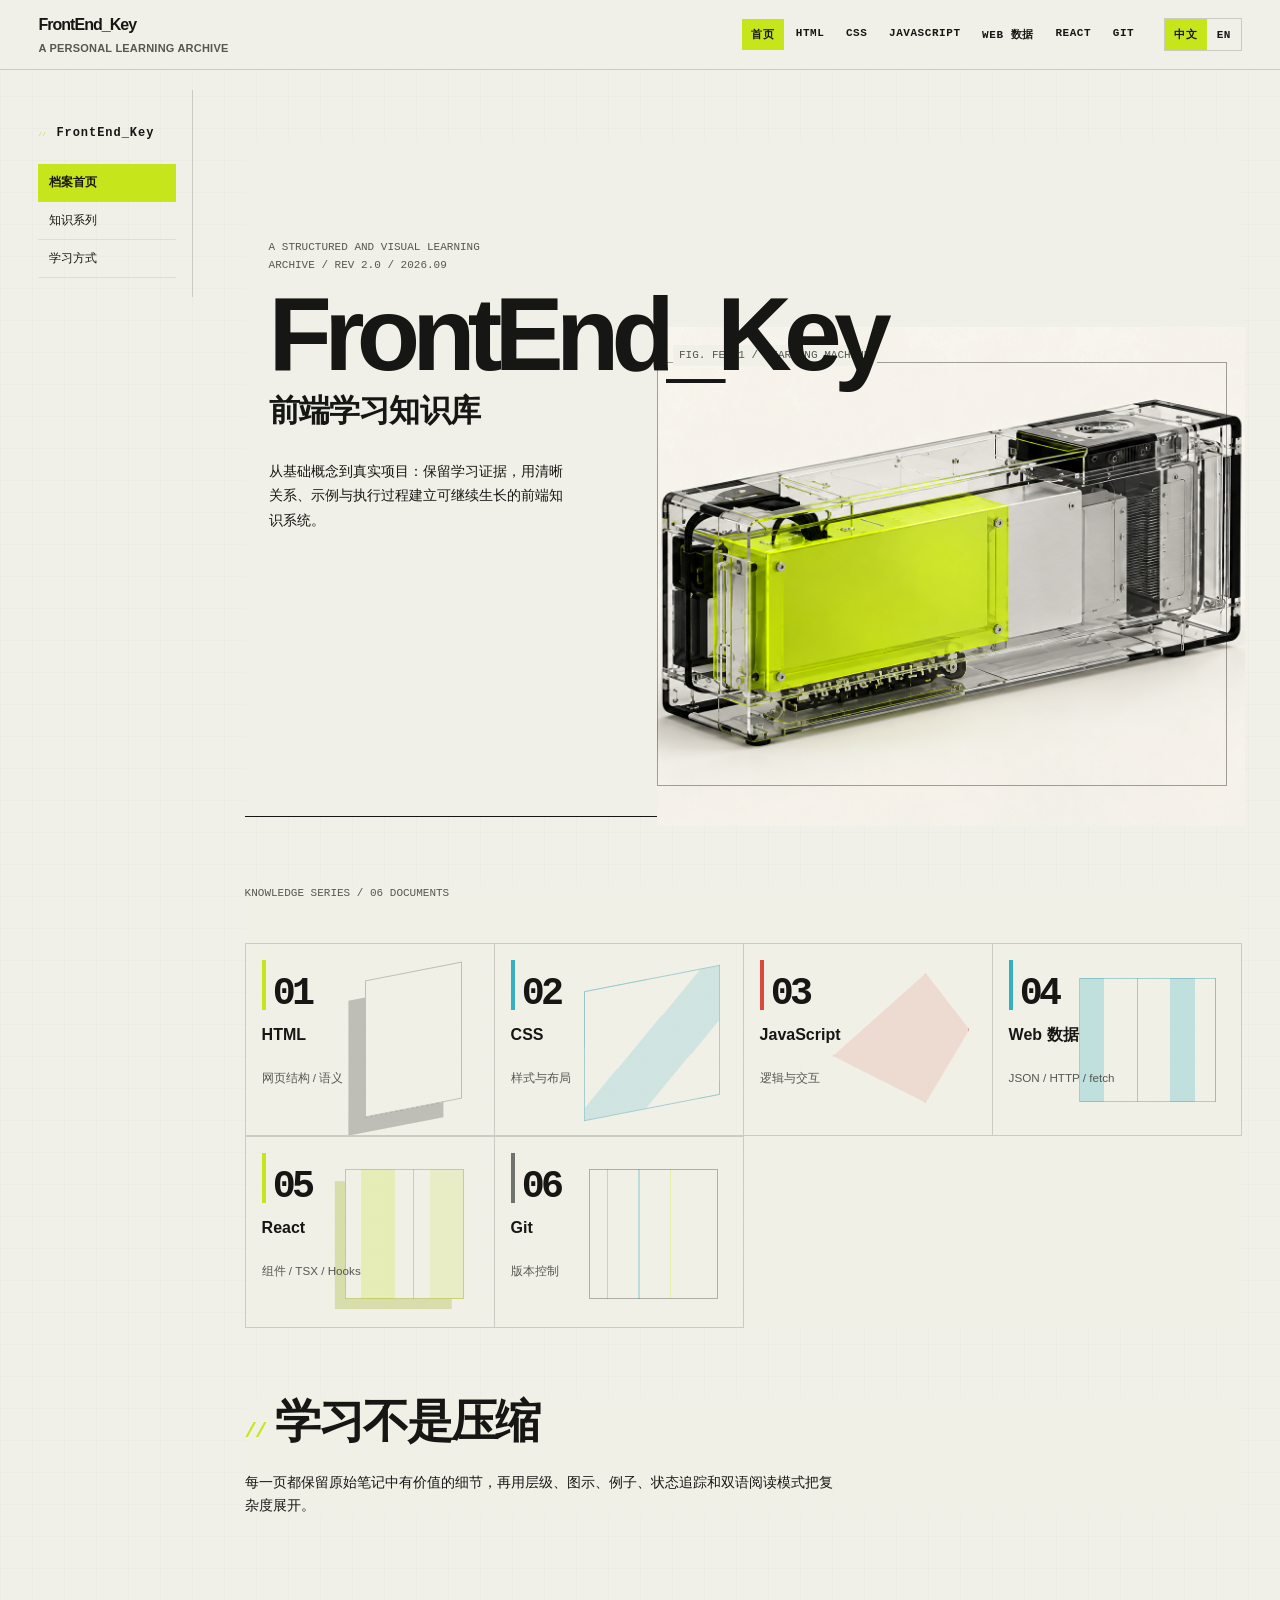
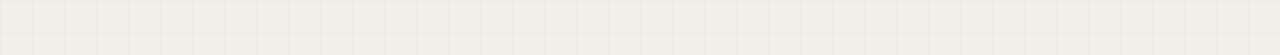
<file: index.html>
<!doctype html><html lang="zh-CN"><head><meta charset="utf-8"><meta name="viewport" content="width=device-width,initial-scale=1"><title>FrontEnd_Key｜前端学习知识库</title><link rel="stylesheet" href="assets/css/notes.css"></head><body data-title data-zh="FrontEnd_Key｜前端学习知识库" data-en="FrontEnd_Key | Frontend Learning Archive"><div class="progress"></div><a class="skip" href="#main" data-zh="跳到内容" data-en="Skip to content">跳到内容</a><header class="topbar"><a class="brand" href="index.html">FrontEnd_Key<span>A personal learning archive</span></a><nav class="tabs"><a aria-current="page" href="index.html" data-zh="首页" data-en="Home">首页</a><a href="pages/html.html">HTML</a><a href="pages/css.html">CSS</a><a href="pages/javascript.html">JavaScript</a><a href="pages/web-data.html" data-zh="Web 数据" data-en="Web Data">Web 数据</a><a href="pages/react.html">React</a><a href="pages/git.html">Git</a></nav><div class="lang"><button data-lang="zh">中文</button><button data-lang="en">EN</button></div></header><main id="main" class="layout home"><aside class="sidebar"><h2>FrontEnd_Key</h2><nav><a href="#archive" data-zh="档案首页" data-en="Archive home">档案首页</a><a href="#series" data-zh="知识系列" data-en="Knowledge series">知识系列</a><a href="#method" data-zh="学习方式" data-en="Learning method">学习方式</a></nav></aside><div><section id="archive" class="home-hero"><div><p class="home-meta">A STRUCTURED AND VISUAL LEARNING ARCHIVE / REV 2.0 / 2026.09</p><h1>FrontEnd_Key<span data-zh="前端学习知识库" data-en="Frontend learning archive">前端学习知识库</span></h1><p data-zh="从基础概念到真实项目：保留学习证据，用清晰关系、示例与执行过程建立可继续生长的前端知识系统。" data-en="From foundations to real projects: preserve learning evidence and build an evolving frontend system through clear relationships, examples, and execution traces.">从基础概念到真实项目：保留学习证据，用清晰关系、示例与执行过程建立可继续生长的前端知识系统。</p></div><figure class="hero-art"><img src="assets/images/frontend-key-hero-v1.png" alt="" data-zh-alt="透明工业学习设备" data-en-alt="Transparent industrial learning device"></figure></section><section id="series"><p class="home-meta">KNOWLEDGE SERIES / 06 DOCUMENTS</p><div class="series"><a href="pages/html.html"><b>01</b><strong>HTML</strong><small data-zh="网页结构 / 语义" data-en="Structure / semantics">网页结构 / 语义</small></a><a href="pages/css.html"><b>02</b><strong>CSS</strong><small data-zh="样式与布局" data-en="Style / layout">样式与布局</small></a><a href="pages/javascript.html"><b>03</b><strong>JavaScript</strong><small data-zh="逻辑与交互" data-en="Logic / interaction">逻辑与交互</small></a><a href="pages/web-data.html"><b>04</b><strong data-zh="Web 数据" data-en="Web Data">Web 数据</strong><small>JSON / HTTP / fetch</small></a><a href="pages/react.html"><b>05</b><strong>React</strong><small data-zh="组件 / TSX / Hooks" data-en="Components / TSX / Hooks">组件 / TSX / Hooks</small></a><a href="pages/git.html"><b>06</b><strong>Git</strong><small data-zh="版本控制" data-en="Version control">版本控制</small></a></div></section><section id="method"><h2 data-zh="学习不是压缩" data-en="Learning is not compression">学习不是压缩</h2><p data-zh="每一页都保留原始笔记中有价值的细节，再用层级、图示、例子、状态追踪和双语阅读模式把复杂度展开。" data-en="Every page preserves useful source-note detail, then unfolds complexity through hierarchy, diagrams, examples, state tracing, and two complete reading modes.">每一页都保留原始笔记中有价值的细节，再用层级、图示、例子、状态追踪和双语阅读模式把复杂度展开。</p></section></div></main><script src="assets/js/notes.js"></script></body></html>
</file>
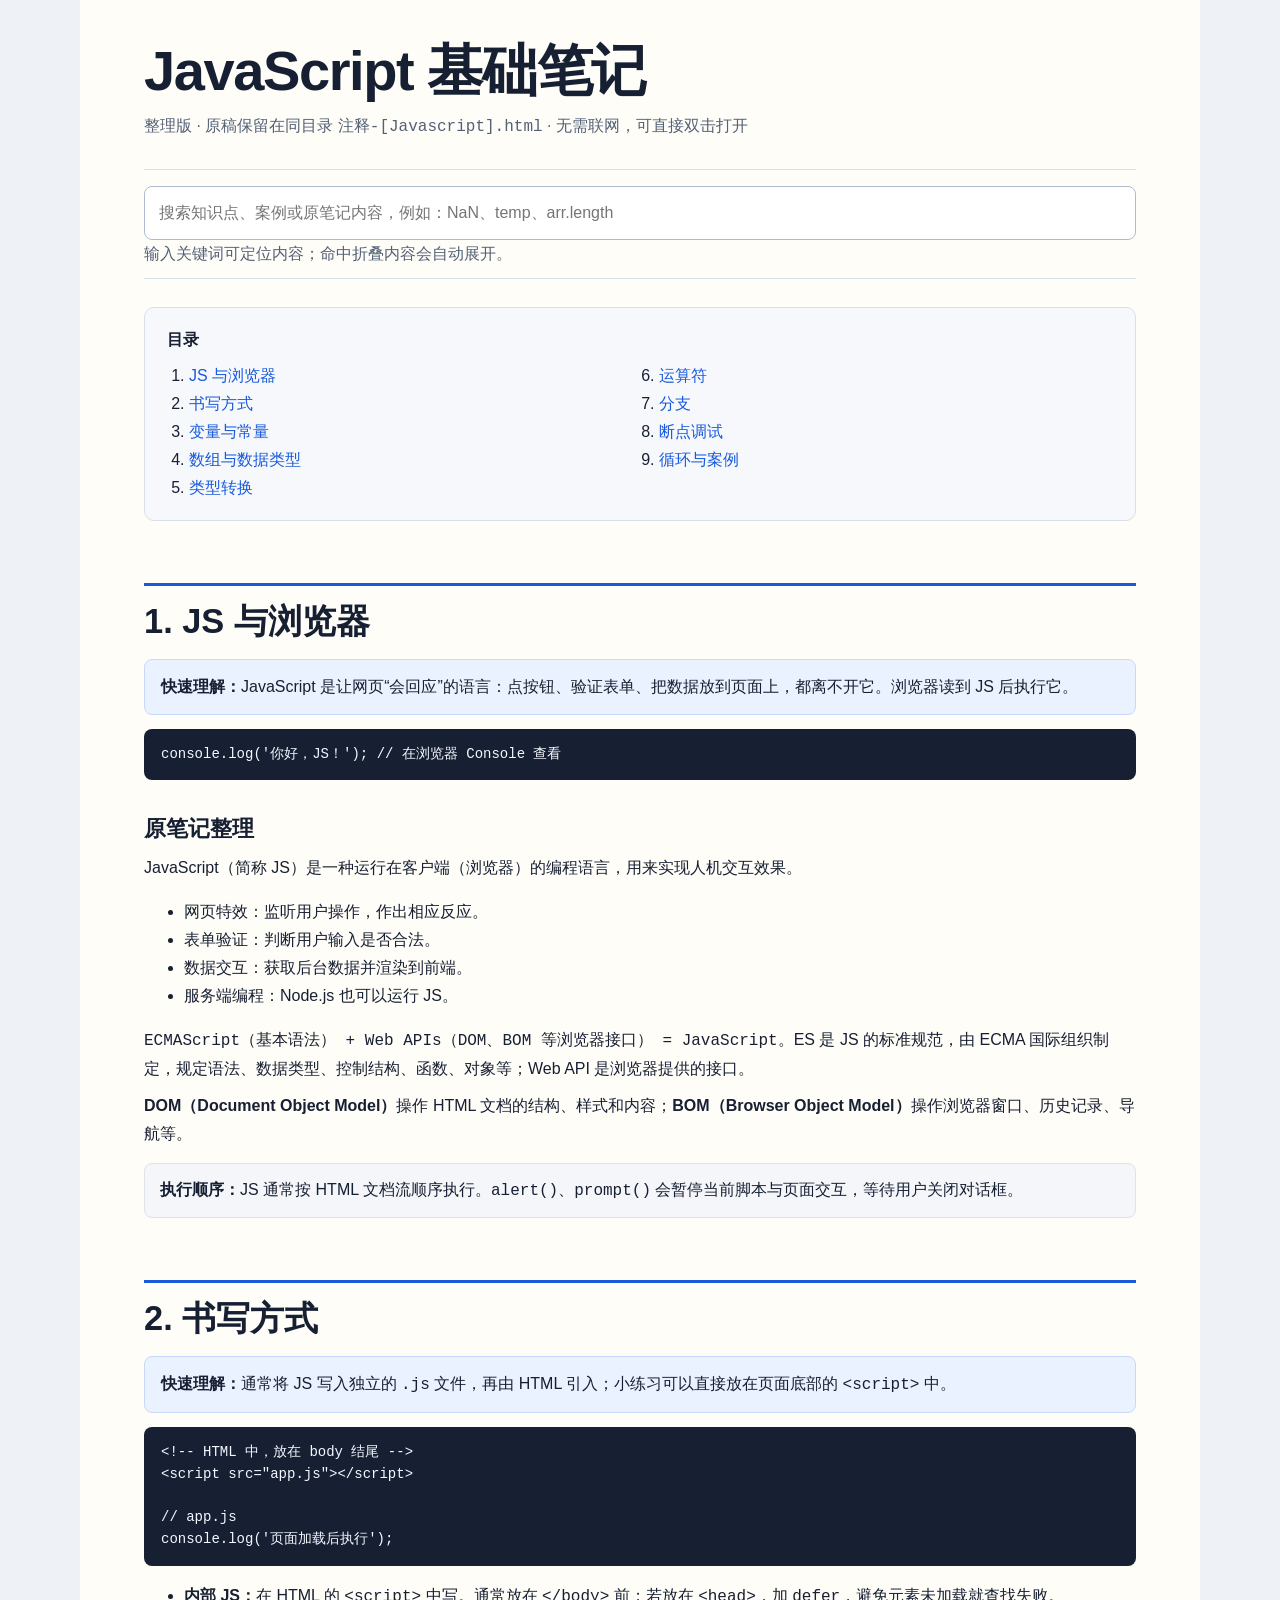
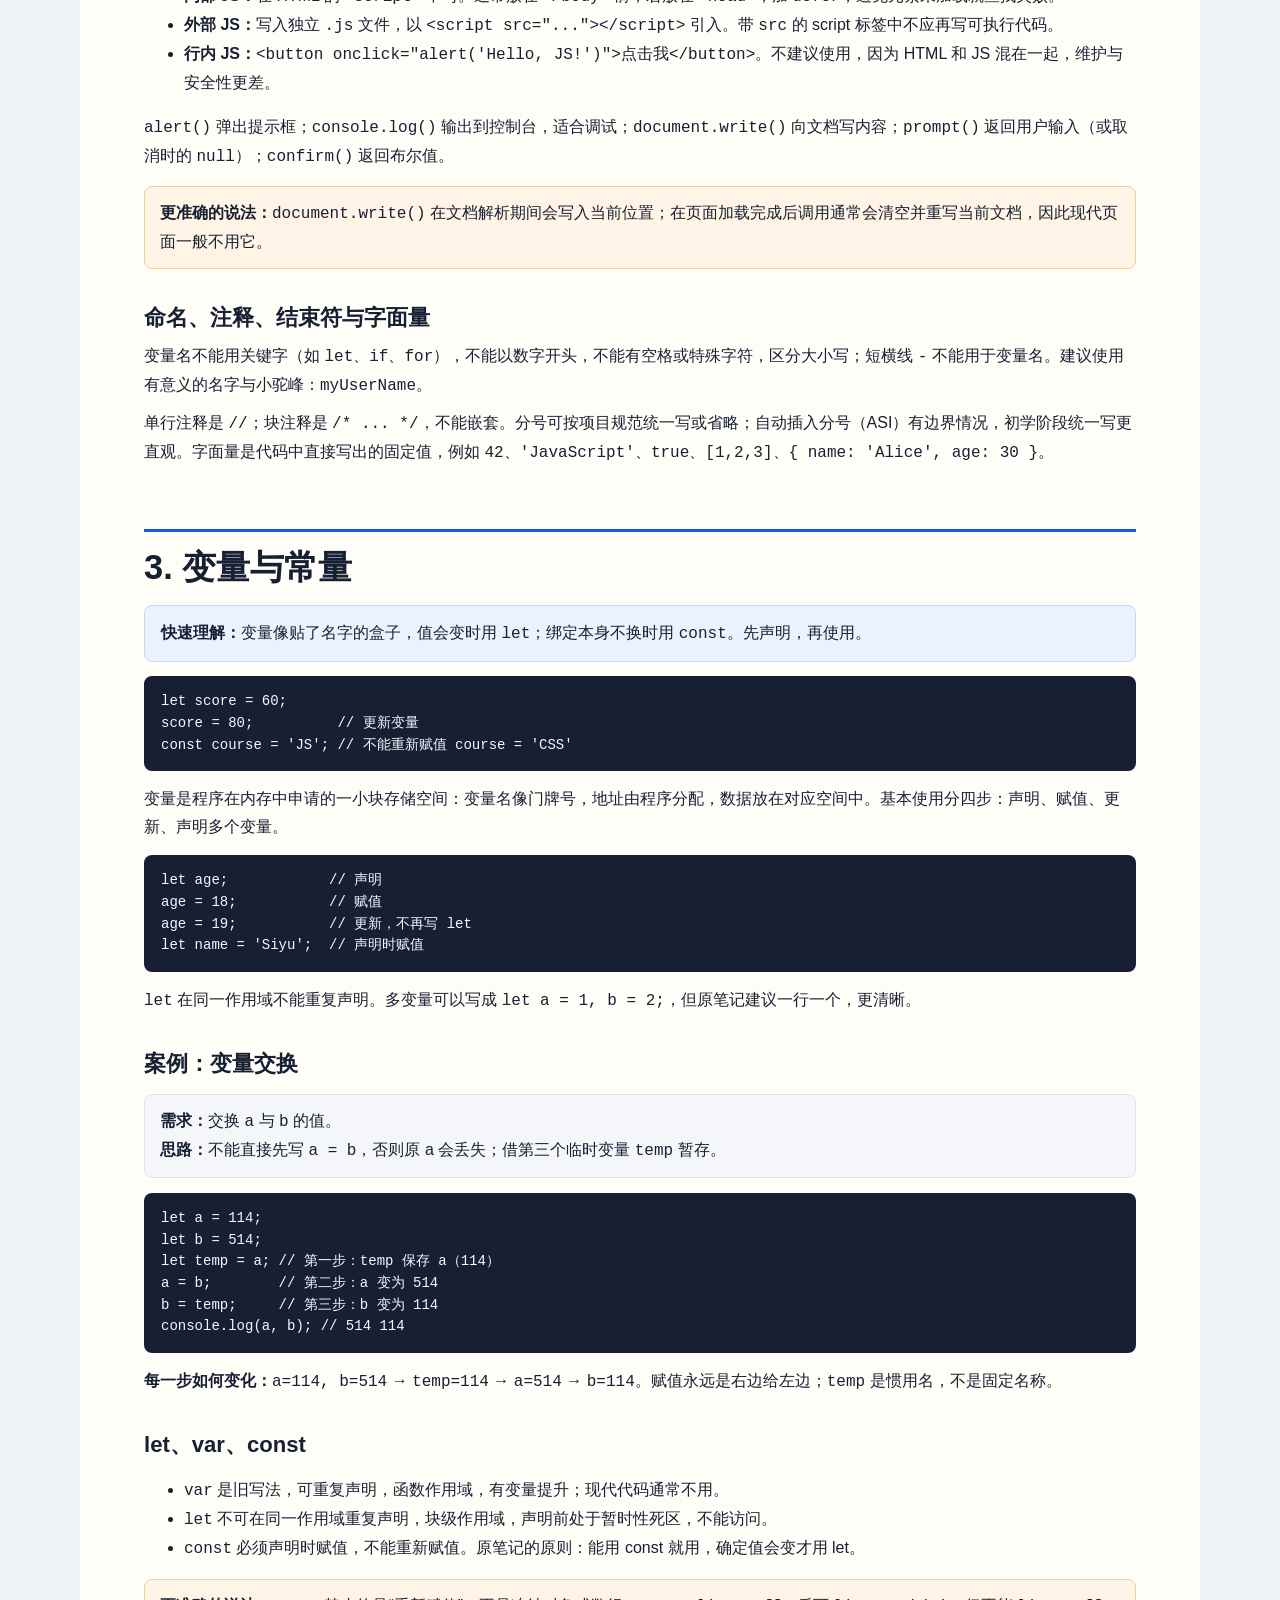
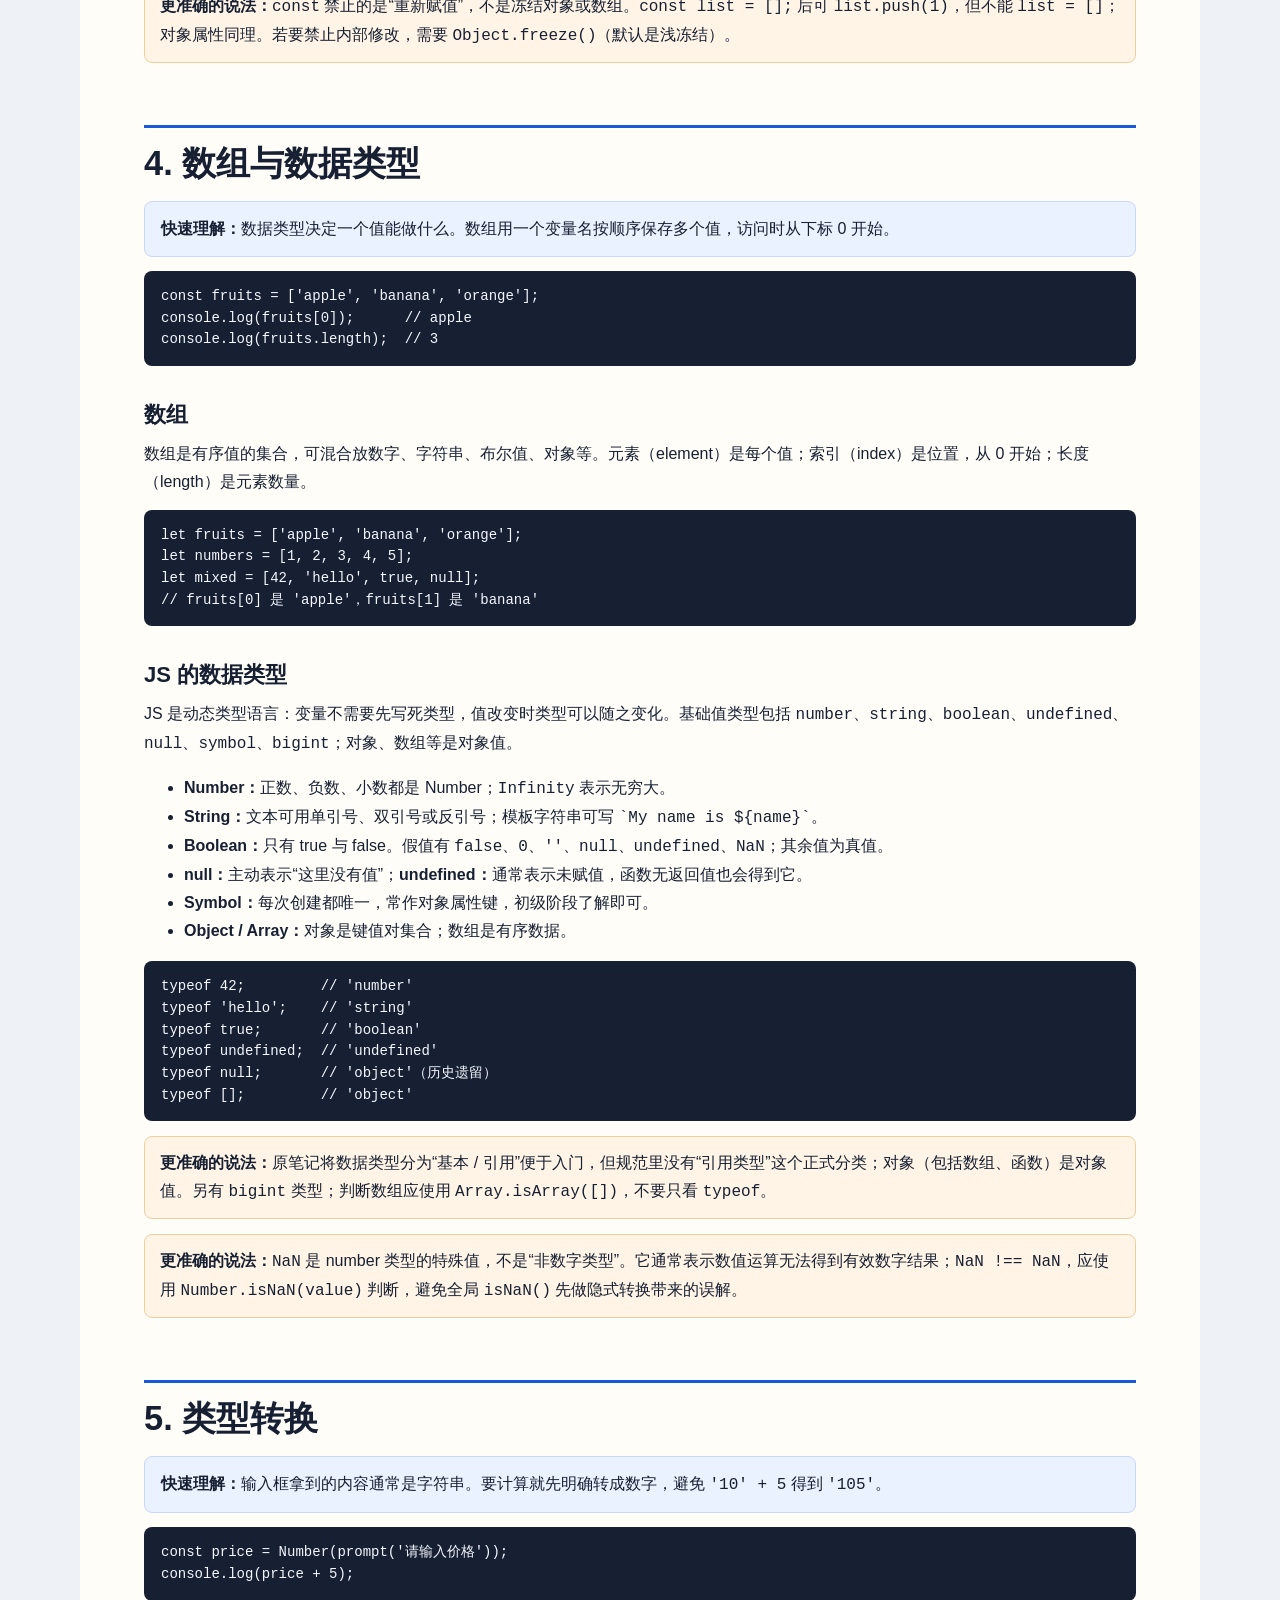
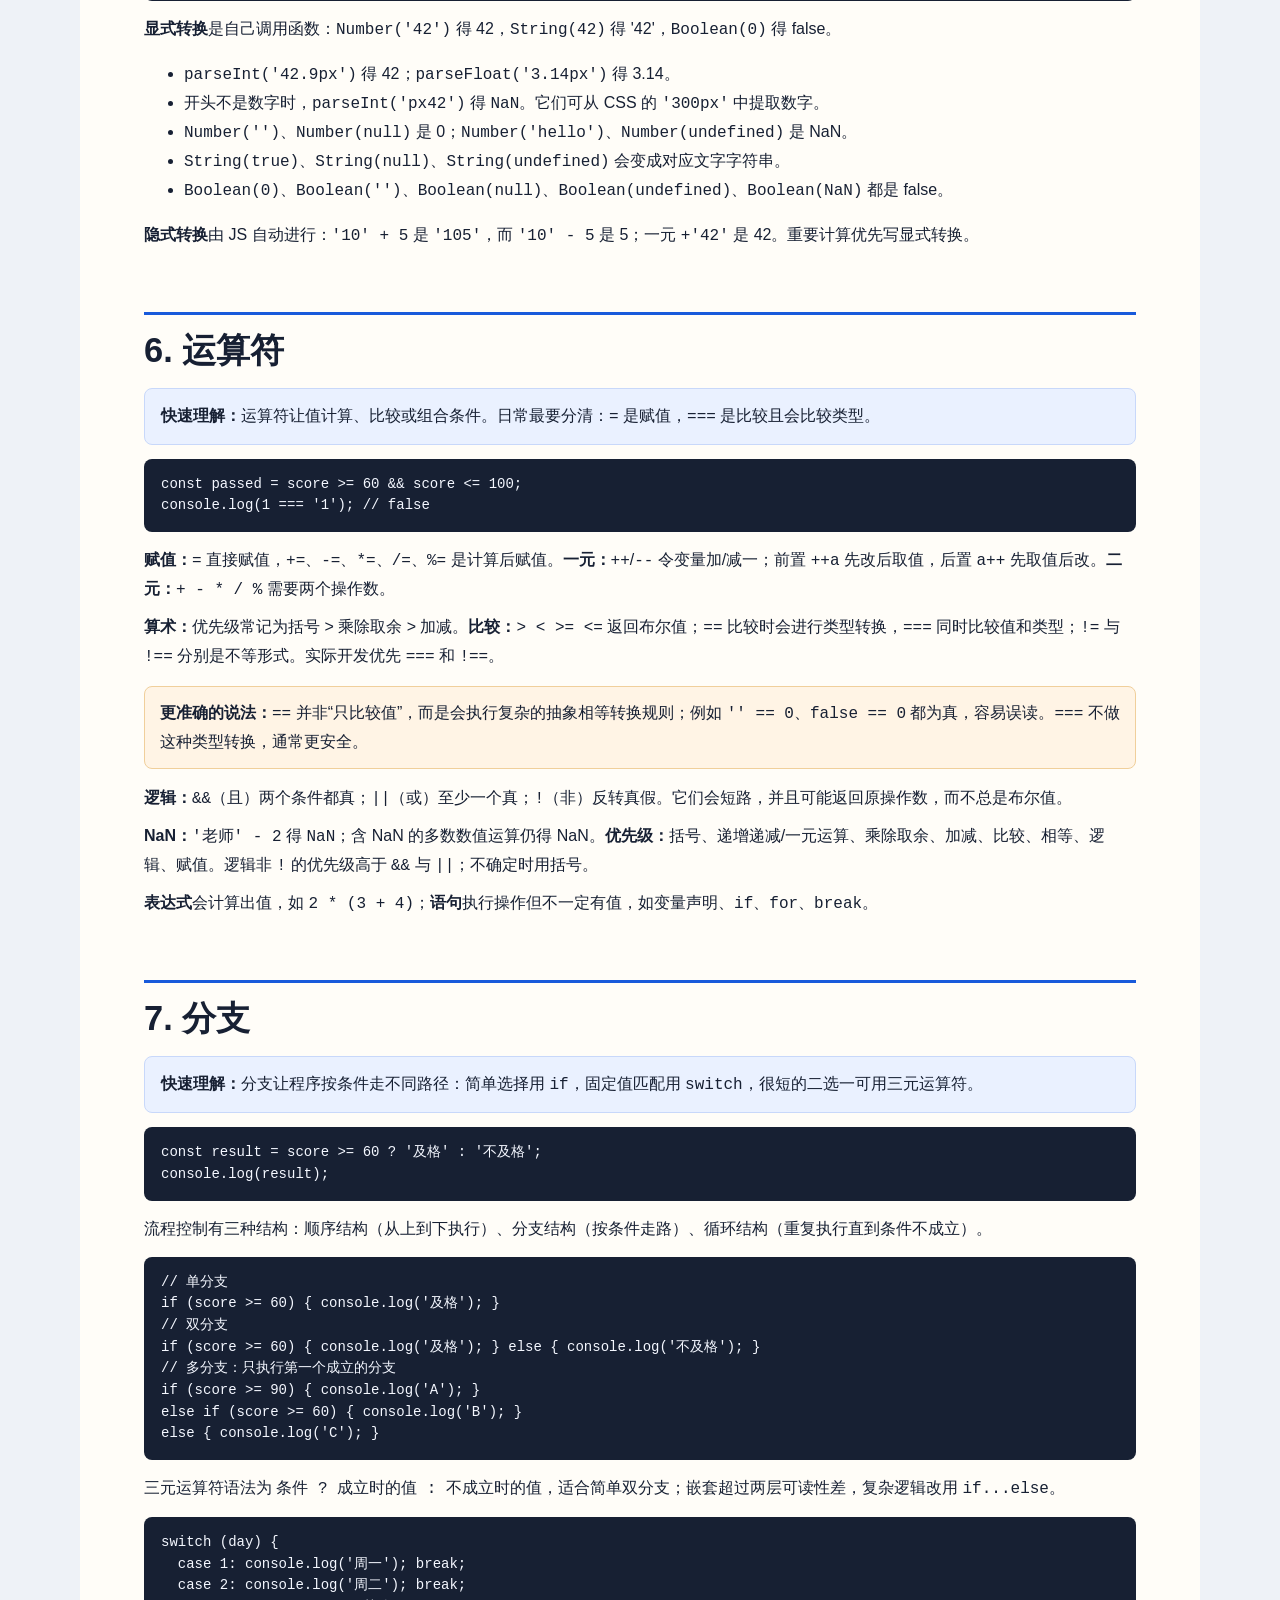
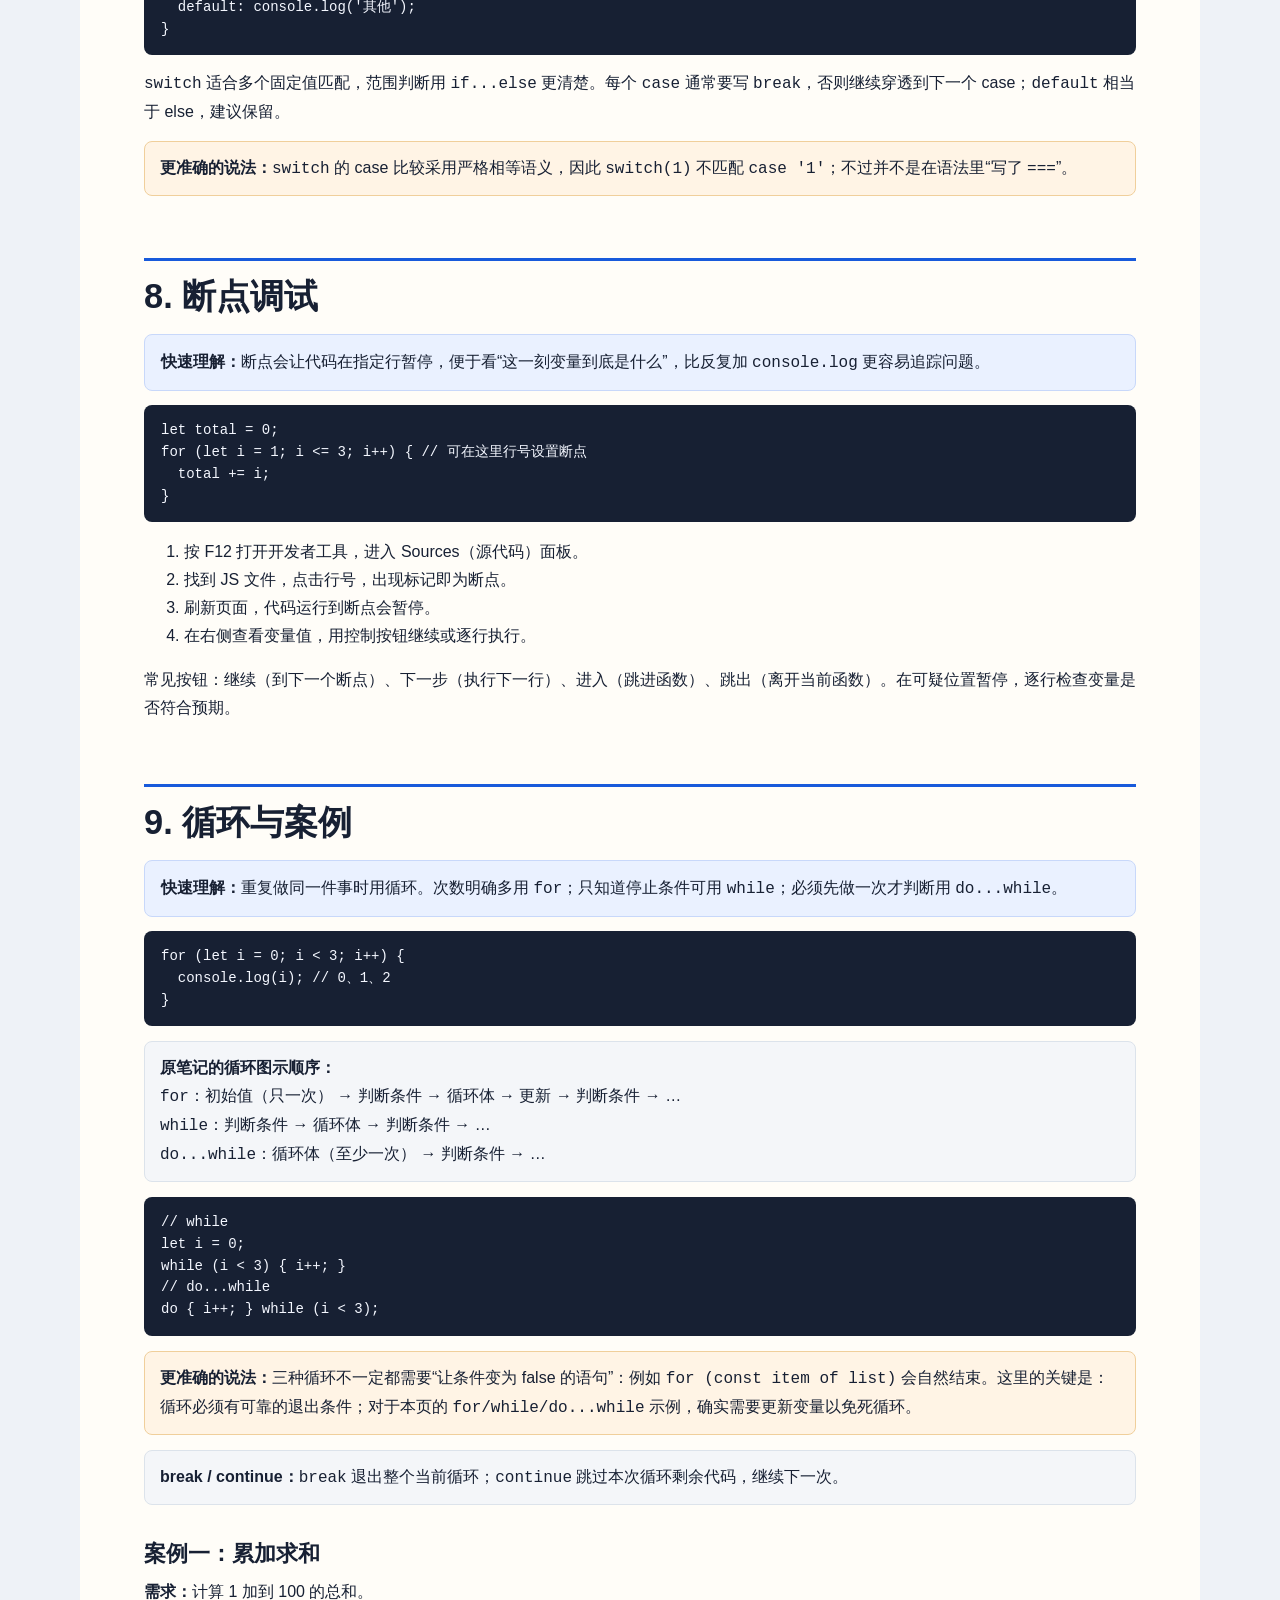
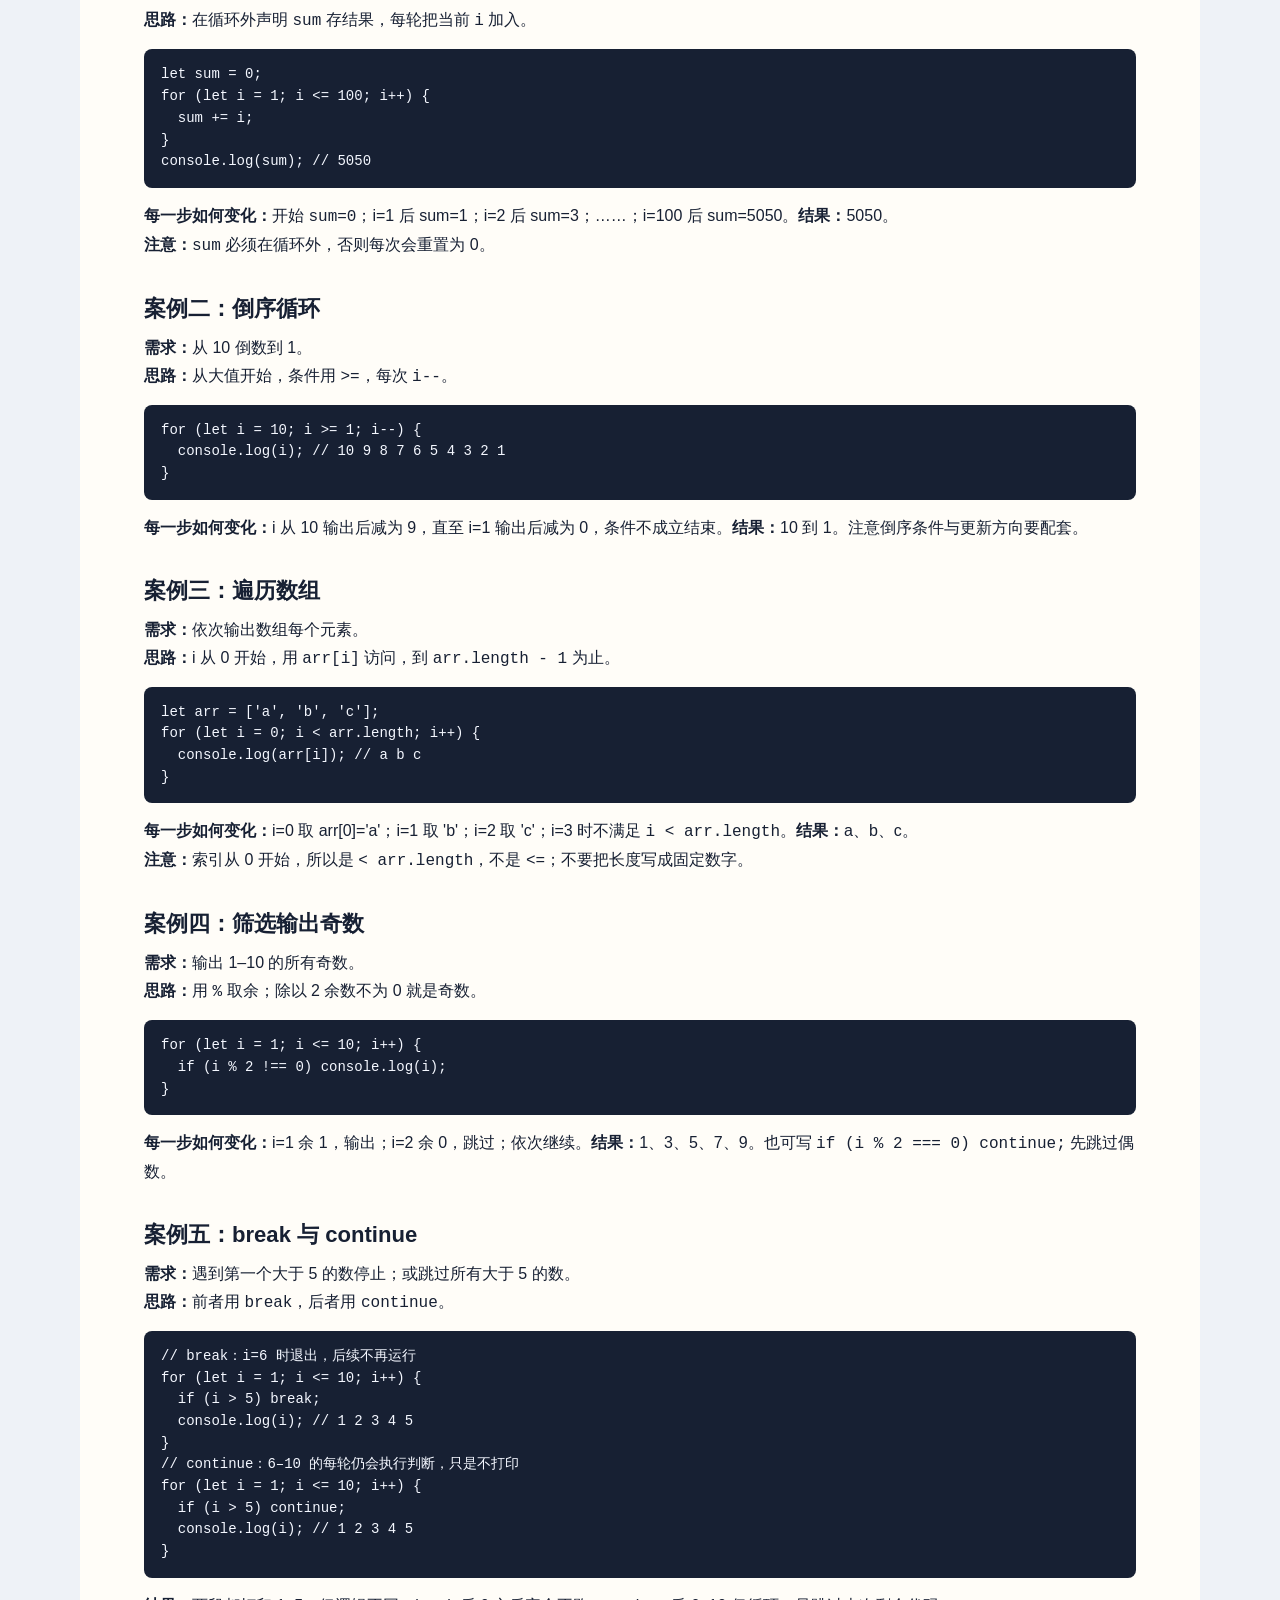
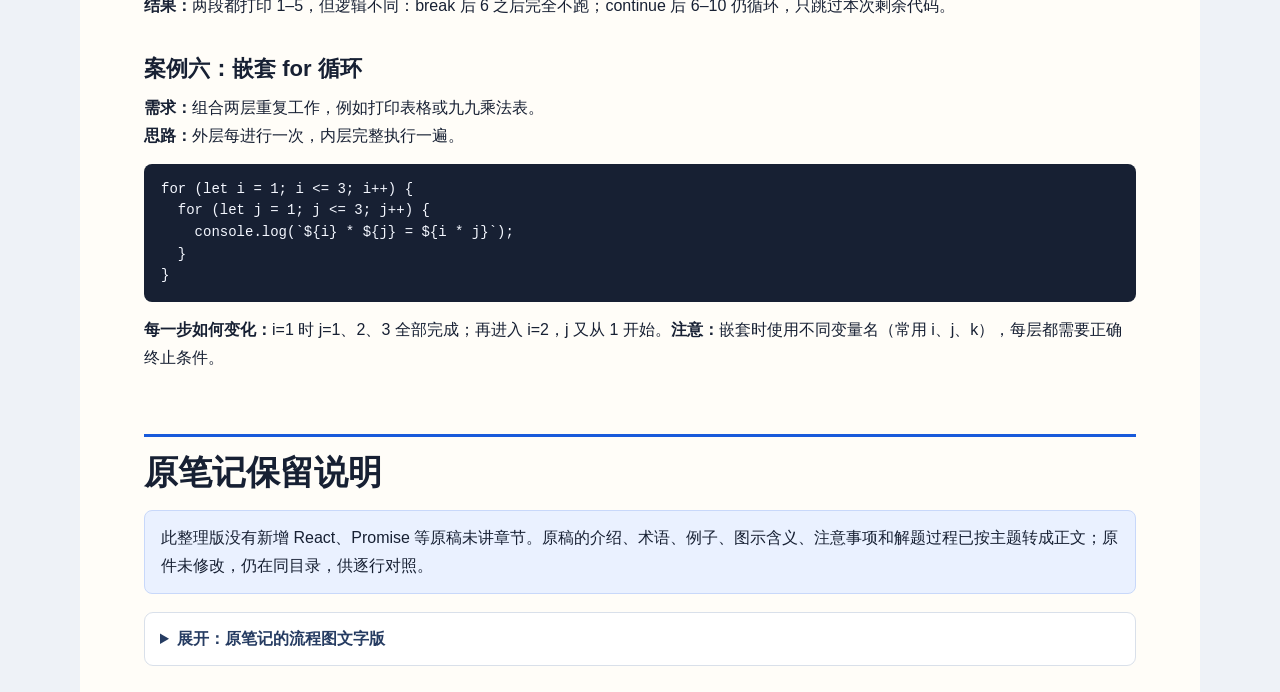
<file: archive/original-js-notes.html>
<!doctype html>
<html lang="zh-CN">
<head>
<meta charset="utf-8"><meta name="viewport" content="width=device-width, initial-scale=1">
<title>JS 基础笔记｜整理版</title>
<style>
:root{--ink:#172033;--muted:#536176;--paper:#fffdf8;--line:#d9e0ea;--blue:#185adb;--blue-pale:#eaf1ff;--warn:#9a4f00;--warn-pale:#fff4e5;--code:#172033}*{box-sizing:border-box}html{scroll-behavior:smooth}body{margin:0;background:#eef2f7;color:var(--ink);font:16px/1.75 -apple-system,BlinkMacSystemFont,"Segoe UI","PingFang SC","Microsoft YaHei",sans-serif}.wrap{max-width:1120px;margin:auto;background:var(--paper);min-height:100vh;padding:40px clamp(20px,5vw,68px) 80px}header{border-bottom:1px solid var(--line);padding-bottom:28px}h1{font-size:clamp(2.35rem,5vw,3.5rem);line-height:1.1;margin:0 0 10px;letter-spacing:-.025em}h2{font-size:2.15rem;line-height:1.25;margin:62px 0 16px;padding-top:14px;border-top:3px solid var(--blue)}h3{font-size:1.38rem;line-height:1.35;margin:34px 0 10px}p{margin:9px 0}.sub,.result{color:var(--muted);margin:0}.search{position:sticky;top:0;z-index:2;background:rgba(255,253,248,.96);padding:16px 0 10px;border-bottom:1px solid var(--line)}input{width:100%;padding:12px 14px;border:1px solid #aebbd0;border-radius:8px;font:inherit}nav{background:#f6f8fc;border:1px solid var(--line);border-radius:10px;padding:18px 22px;margin:28px 0}nav ol{columns:2;margin:8px 0 0;padding-left:22px}a{color:var(--blue);text-decoration:none}.quick{background:var(--blue-pale);border:1px solid #c8d8fa;padding:13px 16px;border-radius:8px}.note,.accurate{padding:12px 15px;border-radius:8px;margin:15px 0}.note{background:#f4f6f9;border:1px solid #dce3eb}.accurate{background:var(--warn-pale);border:1px solid #f0cf9b}.label{font-weight:700}pre{overflow:auto;background:var(--code);color:#f4f7ff;padding:15px 17px;border-radius:8px;line-height:1.55;font:14px/1.55 ui-monospace,SFMono-Regular,Menlo,Consolas,monospace;white-space:pre}code{font-family:ui-monospace,SFMono-Regular,Menlo,Consolas,monospace}details{border:1px solid var(--line);border-radius:9px;margin:18px 0;background:#fff}summary{cursor:pointer;padding:12px 15px;font-weight:700;color:#263c62}.detail-body{padding:0 16px 16px}.original{white-space:pre-wrap;background:#f7f8fa;border-radius:7px;padding:13px;overflow:auto;font:13px/1.6 ui-monospace,SFMono-Regular,Menlo,Consolas,monospace}.hidden{display:none!important}.mark{background:#ffe48a;padding:0 1px;border-radius:2px}@media(max-width:640px){.wrap{padding:26px 18px 55px}nav ol{columns:1}h2{font-size:1.75rem}h3{font-size:1.25rem}pre{font-size:12px}}
</style></head>
<body><main class="wrap">
<header><h1>JavaScript 基础笔记</h1><p class="sub">整理版 · 原稿保留在同目录 <code>注释-[Javascript].html</code> · 无需联网，可直接双击打开</p></header>
<div class="search"><input id="search" type="search" placeholder="搜索知识点、案例或原笔记内容，例如：NaN、temp、arr.length"><p id="count" class="result" aria-live="polite">输入关键词可定位内容；命中折叠内容会自动展开。</p></div>
<nav aria-label="目录"><strong>目录</strong><ol><li><a href="#browser">JS 与浏览器</a></li><li><a href="#writing">书写方式</a></li><li><a href="#variables">变量与常量</a></li><li><a href="#types">数组与数据类型</a></li><li><a href="#conversion">类型转换</a></li><li><a href="#operators">运算符</a></li><li><a href="#branch">分支</a></li><li><a href="#debug">断点调试</a></li><li><a href="#loops">循环与案例</a></li></ol></nav>
<section id="browser" data-section><h2>1. JS 与浏览器</h2><div class="quick"><span class="label">快速理解：</span>JavaScript 是让网页“会回应”的语言：点按钮、验证表单、把数据放到页面上，都离不开它。浏览器读到 JS 后执行它。</div><pre><code>console.log('你好，JS！'); // 在浏览器 Console 查看</code></pre><h3>原笔记整理</h3><p>JavaScript（简称 JS）是一种运行在客户端（浏览器）的编程语言，用来实现人机交互效果。</p><ul><li>网页特效：监听用户操作，作出相应反应。</li><li>表单验证：判断用户输入是否合法。</li><li>数据交互：获取后台数据并渲染到前端。</li><li>服务端编程：Node.js 也可以运行 JS。</li></ul><p><code>ECMAScript（基本语法） + Web APIs（DOM、BOM 等浏览器接口） = JavaScript</code>。ES 是 JS 的标准规范，由 ECMA 国际组织制定，规定语法、数据类型、控制结构、函数、对象等；Web API 是浏览器提供的接口。</p><p><strong>DOM（Document Object Model）</strong>操作 HTML 文档的结构、样式和内容；<strong>BOM（Browser Object Model）</strong>操作浏览器窗口、历史记录、导航等。</p><div class="note"><span class="label">执行顺序：</span>JS 通常按 HTML 文档流顺序执行。<code>alert()</code>、<code>prompt()</code> 会暂停当前脚本与页面交互，等待用户关闭对话框。</div></section>
<section id="writing" data-section><h2>2. 书写方式</h2><div class="quick"><span class="label">快速理解：</span>通常将 JS 写入独立的 <code>.js</code> 文件，再由 HTML 引入；小练习可以直接放在页面底部的 <code>&lt;script&gt;</code> 中。</div><pre><code>&lt;!-- HTML 中，放在 body 结尾 --&gt;
&lt;script src="app.js"&gt;&lt;/script&gt;

// app.js
console.log('页面加载后执行');</code></pre><ul><li><strong>内部 JS：</strong>在 HTML 的 <code>&lt;script&gt;</code> 中写。通常放在 <code>&lt;/body&gt;</code> 前；若放在 <code>&lt;head&gt;</code>，加 <code>defer</code>，避免元素未加载就查找失败。</li><li><strong>外部 JS：</strong>写入独立 <code>.js</code> 文件，以 <code>&lt;script src="..."&gt;&lt;/script&gt;</code> 引入。带 <code>src</code> 的 script 标签中不应再写可执行代码。</li><li><strong>行内 JS：</strong><code>&lt;button onclick="alert('Hello, JS!')"&gt;点击我&lt;/button&gt;</code>。不建议使用，因为 HTML 和 JS 混在一起，维护与安全性更差。</li></ul><p><code>alert()</code> 弹出提示框；<code>console.log()</code> 输出到控制台，适合调试；<code>document.write()</code> 向文档写内容；<code>prompt()</code> 返回用户输入（或取消时的 <code>null</code>）；<code>confirm()</code> 返回布尔值。</p><div class="accurate"><span class="label">更准确的说法：</span><code>document.write()</code> 在文档解析期间会写入当前位置；在页面加载完成后调用通常会清空并重写当前文档，因此现代页面一般不用它。</div><h3>命名、注释、结束符与字面量</h3><p>变量名不能用关键字（如 <code>let</code>、<code>if</code>、<code>for</code>），不能以数字开头，不能有空格或特殊字符，区分大小写；短横线 <code>-</code> 不能用于变量名。建议使用有意义的名字与小驼峰：<code>myUserName</code>。</p><p>单行注释是 <code>//</code>；块注释是 <code>/* ... */</code>，不能嵌套。分号可按项目规范统一写或省略；自动插入分号（ASI）有边界情况，初学阶段统一写更直观。字面量是代码中直接写出的固定值，例如 <code>42</code>、<code>'JavaScript'</code>、<code>true</code>、<code>[1,2,3]</code>、<code>{ name: 'Alice', age: 30 }</code>。</p></section>
<section id="variables" data-section><h2>3. 变量与常量</h2><div class="quick"><span class="label">快速理解：</span>变量像贴了名字的盒子，值会变时用 <code>let</code>；绑定本身不换时用 <code>const</code>。先声明，再使用。</div><pre><code>let score = 60;
score = 80;          // 更新变量
const course = 'JS'; // 不能重新赋值 course = 'CSS'</code></pre><p>变量是程序在内存中申请的一小块存储空间：变量名像门牌号，地址由程序分配，数据放在对应空间中。基本使用分四步：声明、赋值、更新、声明多个变量。</p><pre><code>let age;            // 声明
age = 18;           // 赋值
age = 19;           // 更新，不再写 let
let name = 'Siyu';  // 声明时赋值</code></pre><p><code>let</code> 在同一作用域不能重复声明。多变量可以写成 <code>let a = 1, b = 2;</code>，但原笔记建议一行一个，更清晰。</p><h3>案例：变量交换</h3><div class="note"><strong>需求：</strong>交换 <code>a</code> 与 <code>b</code> 的值。<br><strong>思路：</strong>不能直接先写 <code>a = b</code>，否则原 a 会丢失；借第三个临时变量 <code>temp</code> 暂存。</div><pre><code>let a = 114;
let b = 514;
let temp = a; // 第一步：temp 保存 a（114）
a = b;        // 第二步：a 变为 514
b = temp;     // 第三步：b 变为 114
console.log(a, b); // 514 114</code></pre><p><strong>每一步如何变化：</strong><code>a=114, b=514</code> → <code>temp=114</code> → <code>a=514</code> → <code>b=114</code>。赋值永远是右边给左边；<code>temp</code> 是惯用名，不是固定名称。</p><h3>let、var、const</h3><ul><li><code>var</code> 是旧写法，可重复声明，函数作用域，有变量提升；现代代码通常不用。</li><li><code>let</code> 不可在同一作用域重复声明，块级作用域，声明前处于暂时性死区，不能访问。</li><li><code>const</code> 必须声明时赋值，不能重新赋值。原笔记的原则：能用 const 就用，确定值会变才用 let。</li></ul><div class="accurate"><span class="label">更准确的说法：</span><code>const</code> 禁止的是“重新赋值”，不是冻结对象或数组。<code>const list = [];</code> 后可 <code>list.push(1)</code>，但不能 <code>list = []</code>；对象属性同理。若要禁止内部修改，需要 <code>Object.freeze()</code>（默认是浅冻结）。</div></section>
<section id="types" data-section><h2>4. 数组与数据类型</h2><div class="quick"><span class="label">快速理解：</span>数据类型决定一个值能做什么。数组用一个变量名按顺序保存多个值，访问时从下标 0 开始。</div><pre><code>const fruits = ['apple', 'banana', 'orange'];
console.log(fruits[0]);      // apple
console.log(fruits.length);  // 3</code></pre><h3>数组</h3><p>数组是有序值的集合，可混合放数字、字符串、布尔值、对象等。元素（element）是每个值；索引（index）是位置，从 0 开始；长度（length）是元素数量。</p><pre><code>let fruits = ['apple', 'banana', 'orange'];
let numbers = [1, 2, 3, 4, 5];
let mixed = [42, 'hello', true, null];
// fruits[0] 是 'apple'，fruits[1] 是 'banana'</code></pre><h3>JS 的数据类型</h3><p>JS 是动态类型语言：变量不需要先写死类型，值改变时类型可以随之变化。基础值类型包括 <code>number</code>、<code>string</code>、<code>boolean</code>、<code>undefined</code>、<code>null</code>、<code>symbol</code>、<code>bigint</code>；对象、数组等是对象值。</p><ul><li><strong>Number：</strong>正数、负数、小数都是 Number；<code>Infinity</code> 表示无穷大。</li><li><strong>String：</strong>文本可用单引号、双引号或反引号；模板字符串可写 <code>`My name is ${name}`</code>。</li><li><strong>Boolean：</strong>只有 true 与 false。假值有 <code>false</code>、<code>0</code>、<code>''</code>、<code>null</code>、<code>undefined</code>、<code>NaN</code>；其余值为真值。</li><li><strong>null：</strong>主动表示“这里没有值”；<strong>undefined：</strong>通常表示未赋值，函数无返回值也会得到它。</li><li><strong>Symbol：</strong>每次创建都唯一，常作对象属性键，初级阶段了解即可。</li><li><strong>Object / Array：</strong>对象是键值对集合；数组是有序数据。</li></ul><pre><code>typeof 42;         // 'number'
typeof 'hello';    // 'string'
typeof true;       // 'boolean'
typeof undefined;  // 'undefined'
typeof null;       // 'object'（历史遗留）
typeof [];         // 'object'</code></pre><div class="accurate"><span class="label">更准确的说法：</span>原笔记将数据类型分为“基本 / 引用”便于入门，但规范里没有“引用类型”这个正式分类；对象（包括数组、函数）是对象值。另有 <code>bigint</code> 类型；判断数组应使用 <code>Array.isArray([])</code>，不要只看 <code>typeof</code>。</div><div class="accurate"><span class="label">更准确的说法：</span><code>NaN</code> 是 number 类型的特殊值，不是“非数字类型”。它通常表示数值运算无法得到有效数字结果；<code>NaN !== NaN</code>，应使用 <code>Number.isNaN(value)</code> 判断，避免全局 <code>isNaN()</code> 先做隐式转换带来的误解。</div></section>
<section id="conversion" data-section><h2>5. 类型转换</h2><div class="quick"><span class="label">快速理解：</span>输入框拿到的内容通常是字符串。要计算就先明确转成数字，避免 <code>'10' + 5</code> 得到 <code>'105'</code>。</div><pre><code>const price = Number(prompt('请输入价格'));
console.log(price + 5);</code></pre><p><strong>显式转换</strong>是自己调用函数：<code>Number('42')</code> 得 42，<code>String(42)</code> 得 '42'，<code>Boolean(0)</code> 得 false。</p><ul><li><code>parseInt('42.9px')</code> 得 42；<code>parseFloat('3.14px')</code> 得 3.14。</li><li>开头不是数字时，<code>parseInt('px42')</code> 得 <code>NaN</code>。它们可从 CSS 的 <code>'300px'</code> 中提取数字。</li><li><code>Number('')</code>、<code>Number(null)</code> 是 0；<code>Number('hello')</code>、<code>Number(undefined)</code> 是 NaN。</li><li><code>String(true)</code>、<code>String(null)</code>、<code>String(undefined)</code> 会变成对应文字字符串。</li><li><code>Boolean(0)</code>、<code>Boolean('')</code>、<code>Boolean(null)</code>、<code>Boolean(undefined)</code>、<code>Boolean(NaN)</code> 都是 false。</li></ul><p><strong>隐式转换</strong>由 JS 自动进行：<code>'10' + 5</code> 是 <code>'105'</code>，而 <code>'10' - 5</code> 是 5；一元 <code>+'42'</code> 是 42。重要计算优先写显式转换。</p></section>
<section id="operators" data-section><h2>6. 运算符</h2><div class="quick"><span class="label">快速理解：</span>运算符让值计算、比较或组合条件。日常最要分清：<code>=</code> 是赋值，<code>===</code> 是比较且会比较类型。</div><pre><code>const passed = score >= 60 && score <= 100;
console.log(1 === '1'); // false</code></pre><p><strong>赋值：</strong><code>=</code> 直接赋值，<code>+=</code>、<code>-=</code>、<code>*=</code>、<code>/=</code>、<code>%=</code> 是计算后赋值。<strong>一元：</strong><code>++</code>/<code>--</code> 令变量加/减一；前置 <code>++a</code> 先改后取值，后置 <code>a++</code> 先取值后改。<strong>二元：</strong><code>+ - * / %</code> 需要两个操作数。</p><p><strong>算术：</strong>优先级常记为括号 > 乘除取余 > 加减。<strong>比较：</strong><code>&gt; &lt; &gt;= &lt;=</code> 返回布尔值；<code>==</code> 比较时会进行类型转换，<code>===</code> 同时比较值和类型；<code>!=</code> 与 <code>!==</code> 分别是不等形式。实际开发优先 <code>===</code> 和 <code>!==</code>。</p><div class="accurate"><span class="label">更准确的说法：</span><code>==</code> 并非“只比较值”，而是会执行复杂的抽象相等转换规则；例如 <code>'' == 0</code>、<code>false == 0</code> 都为真，容易误读。<code>===</code> 不做这种类型转换，通常更安全。</div><p><strong>逻辑：</strong><code>&amp;&amp;</code>（且）两个条件都真；<code>||</code>（或）至少一个真；<code>!</code>（非）反转真假。它们会短路，并且可能返回原操作数，而不总是布尔值。</p><p><strong>NaN：</strong><code>'老师' - 2</code> 得 <code>NaN</code>；含 NaN 的多数数值运算仍得 NaN。<strong>优先级：</strong>括号、递增递减/一元运算、乘除取余、加减、比较、相等、逻辑、赋值。逻辑非 <code>!</code> 的优先级高于 <code>&amp;&amp;</code> 与 <code>||</code>；不确定时用括号。</p><p><strong>表达式</strong>会计算出值，如 <code>2 * (3 + 4)</code>；<strong>语句</strong>执行操作但不一定有值，如变量声明、<code>if</code>、<code>for</code>、<code>break</code>。</p></section>
<section id="branch" data-section><h2>7. 分支</h2><div class="quick"><span class="label">快速理解：</span>分支让程序按条件走不同路径：简单选择用 <code>if</code>，固定值匹配用 <code>switch</code>，很短的二选一可用三元运算符。</div><pre><code>const result = score >= 60 ? '及格' : '不及格';
console.log(result);</code></pre><p>流程控制有三种结构：顺序结构（从上到下执行）、分支结构（按条件走路）、循环结构（重复执行直到条件不成立）。</p><pre><code>// 单分支
if (score >= 60) { console.log('及格'); }
// 双分支
if (score >= 60) { console.log('及格'); } else { console.log('不及格'); }
// 多分支：只执行第一个成立的分支
if (score >= 90) { console.log('A'); }
else if (score >= 60) { console.log('B'); }
else { console.log('C'); }</code></pre><p>三元运算符语法为 <code>条件 ? 成立时的值 : 不成立时的值</code>，适合简单双分支；嵌套超过两层可读性差，复杂逻辑改用 <code>if...else</code>。</p><pre><code>switch (day) {
  case 1: console.log('周一'); break;
  case 2: console.log('周二'); break;
  default: console.log('其他');
}</code></pre><p><code>switch</code> 适合多个固定值匹配，范围判断用 <code>if...else</code> 更清楚。每个 <code>case</code> 通常要写 <code>break</code>，否则继续穿透到下一个 case；<code>default</code> 相当于 else，建议保留。</p><div class="accurate"><span class="label">更准确的说法：</span><code>switch</code> 的 case 比较采用严格相等语义，因此 <code>switch(1)</code> 不匹配 <code>case '1'</code>；不过并不是在语法里“写了 <code>===</code>”。</div></section>
<section id="debug" data-section><h2>8. 断点调试</h2><div class="quick"><span class="label">快速理解：</span>断点会让代码在指定行暂停，便于看“这一刻变量到底是什么”，比反复加 <code>console.log</code> 更容易追踪问题。</div><pre><code>let total = 0;
for (let i = 1; i <= 3; i++) { // 可在这里行号设置断点
  total += i;
}</code></pre><ol><li>按 F12 打开开发者工具，进入 Sources（源代码）面板。</li><li>找到 JS 文件，点击行号，出现标记即为断点。</li><li>刷新页面，代码运行到断点会暂停。</li><li>在右侧查看变量值，用控制按钮继续或逐行执行。</li></ol><p>常见按钮：继续（到下一个断点）、下一步（执行下一行）、进入（跳进函数）、跳出（离开当前函数）。在可疑位置暂停，逐行检查变量是否符合预期。</p></section>
<section id="loops" data-section><h2>9. 循环与案例</h2><div class="quick"><span class="label">快速理解：</span>重复做同一件事时用循环。次数明确多用 <code>for</code>；只知道停止条件可用 <code>while</code>；必须先做一次才判断用 <code>do...while</code>。</div><pre><code>for (let i = 0; i < 3; i++) {
  console.log(i); // 0、1、2
}</code></pre><div class="note"><strong>原笔记的循环图示顺序：</strong><br><code>for</code>：初始值（只一次） → 判断条件 → 循环体 → 更新 → 判断条件 → …<br><code>while</code>：判断条件 → 循环体 → 判断条件 → …<br><code>do...while</code>：循环体（至少一次） → 判断条件 → …</div><pre><code>// while
let i = 0;
while (i < 3) { i++; }
// do...while
do { i++; } while (i < 3);</code></pre><div class="accurate"><span class="label">更准确的说法：</span>三种循环不一定都需要“让条件变为 false 的语句”：例如 <code>for (const item of list)</code> 会自然结束。这里的关键是：循环必须有可靠的退出条件；对于本页的 <code>for/while/do...while</code> 示例，确实需要更新变量以免死循环。</div><div class="note"><span class="label">break / continue：</span><code>break</code> 退出整个当前循环；<code>continue</code> 跳过本次循环剩余代码，继续下一次。</div>
<h3>案例一：累加求和</h3><p><strong>需求：</strong>计算 1 加到 100 的总和。<br><strong>思路：</strong>在循环外声明 <code>sum</code> 存结果，每轮把当前 <code>i</code> 加入。</p><pre><code>let sum = 0;
for (let i = 1; i <= 100; i++) {
  sum += i;
}
console.log(sum); // 5050</code></pre><p><strong>每一步如何变化：</strong>开始 <code>sum=0</code>；i=1 后 sum=1；i=2 后 sum=3；……；i=100 后 sum=5050。<strong>结果：</strong>5050。<br><strong>注意：</strong><code>sum</code> 必须在循环外，否则每次会重置为 0。</p>
<h3>案例二：倒序循环</h3><p><strong>需求：</strong>从 10 倒数到 1。<br><strong>思路：</strong>从大值开始，条件用 <code>&gt;=</code>，每次 <code>i--</code>。</p><pre><code>for (let i = 10; i >= 1; i--) {
  console.log(i); // 10 9 8 7 6 5 4 3 2 1
}</code></pre><p><strong>每一步如何变化：</strong>i 从 10 输出后减为 9，直至 i=1 输出后减为 0，条件不成立结束。<strong>结果：</strong>10 到 1。注意倒序条件与更新方向要配套。</p>
<h3>案例三：遍历数组</h3><p><strong>需求：</strong>依次输出数组每个元素。<br><strong>思路：</strong>i 从 0 开始，用 <code>arr[i]</code> 访问，到 <code>arr.length - 1</code> 为止。</p><pre><code>let arr = ['a', 'b', 'c'];
for (let i = 0; i < arr.length; i++) {
  console.log(arr[i]); // a b c
}</code></pre><p><strong>每一步如何变化：</strong>i=0 取 arr[0]='a'；i=1 取 'b'；i=2 取 'c'；i=3 时不满足 <code>i &lt; arr.length</code>。<strong>结果：</strong>a、b、c。<br><strong>注意：</strong>索引从 0 开始，所以是 <code>&lt; arr.length</code>，不是 <code>&lt;=</code>；不要把长度写成固定数字。</p>
<h3>案例四：筛选输出奇数</h3><p><strong>需求：</strong>输出 1–10 的所有奇数。<br><strong>思路：</strong>用 <code>%</code> 取余；除以 2 余数不为 0 就是奇数。</p><pre><code>for (let i = 1; i <= 10; i++) {
  if (i % 2 !== 0) console.log(i);
}</code></pre><p><strong>每一步如何变化：</strong>i=1 余 1，输出；i=2 余 0，跳过；依次继续。<strong>结果：</strong>1、3、5、7、9。也可写 <code>if (i % 2 === 0) continue;</code> 先跳过偶数。</p>
<h3>案例五：break 与 continue</h3><p><strong>需求：</strong>遇到第一个大于 5 的数停止；或跳过所有大于 5 的数。<br><strong>思路：</strong>前者用 <code>break</code>，后者用 <code>continue</code>。</p><pre><code>// break：i=6 时退出，后续不再运行
for (let i = 1; i <= 10; i++) {
  if (i > 5) break;
  console.log(i); // 1 2 3 4 5
}
// continue：6–10 的每轮仍会执行判断，只是不打印
for (let i = 1; i <= 10; i++) {
  if (i > 5) continue;
  console.log(i); // 1 2 3 4 5
}</code></pre><p><strong>结果：</strong>两段都打印 1–5，但逻辑不同：break 后 6 之后完全不跑；continue 后 6–10 仍循环，只跳过本次剩余代码。</p>
<h3>案例六：嵌套 for 循环</h3><p><strong>需求：</strong>组合两层重复工作，例如打印表格或九九乘法表。<br><strong>思路：</strong>外层每进行一次，内层完整执行一遍。</p><pre><code>for (let i = 1; i <= 3; i++) {
  for (let j = 1; j <= 3; j++) {
    console.log(`${i} * ${j} = ${i * j}`);
  }
}</code></pre><p><strong>每一步如何变化：</strong>i=1 时 j=1、2、3 全部完成；再进入 i=2，j 又从 1 开始。<strong>注意：</strong>嵌套时使用不同变量名（常用 i、j、k），每层都需要正确终止条件。</p></section>
<section id="original" data-section><h2>原笔记保留说明</h2><div class="quick">此整理版没有新增 React、Promise 等原稿未讲章节。原稿的介绍、术语、例子、图示含义、注意事项和解题过程已按主题转成正文；原件未修改，仍在同目录，供逐行对照。</div><details><summary>展开：原笔记的流程图文字版</summary><div class="detail-body"><div class="original">三大流程控制结构：
1. 顺序结构：从上到下逐行执行，没有任何跳转。
2. 分支结构：开始 → 条件？→ true 执行 A / false 执行 B → 汇合 → 结束。
3. 循环结构：开始 → 条件？→ true 执行循环体 → 回到条件；false → 结束。

循环结构可视图的关键信息：
for (let i = 0; i &lt; 3; i++)：let i = 0 只执行一次；之后判断 i &lt; 3，成立则执行循环体，再 i++，然后重新判断。
while：初始值在外部声明；判断条件，成立执行循环体和 i++，然后重新判断。
do while：先执行循环体和 i++，不论条件；再判断 i &lt; 3，成立才重复。

对比总结：for 适合知道循环次数；while 只知道条件不知道次数；do while 至少执行一次。</div></div></details></section>
</main><script>
const input=document.querySelector('#search'),count=document.querySelector('#count');
function clearMarks(root){root.querySelectorAll('.mark').forEach(m=>m.replaceWith(document.createTextNode(m.textContent)));root.normalize()}
function mark(root,term){const walker=document.createTreeWalker(root,NodeFilter.SHOW_TEXT,{acceptNode:n=>n.parentElement.closest('script,style,input')?NodeFilter.FILTER_REJECT:NodeFilter.FILTER_ACCEPT});const nodes=[];while(walker.nextNode())nodes.push(walker.currentNode);let matches=0;nodes.forEach(n=>{const text=n.nodeValue,low=text.toLowerCase(),needle=term.toLowerCase();let i=low.indexOf(needle);if(i<0)return;const f=document.createDocumentFragment();let last=0;while(i>=0){f.append(text.slice(last,i));const s=document.createElement('span');s.className='mark';s.textContent=text.slice(i,i+term.length);f.append(s);last=i+term.length;matches++;i=low.indexOf(needle,last)}f.append(text.slice(last));n.replaceWith(f)});return matches}
input.addEventListener('input',()=>{document.querySelectorAll('[data-section]').forEach(s=>{clearMarks(s);s.classList.remove('hidden')});const q=input.value.trim();if(!q){count.textContent='输入关键词可定位内容；命中折叠内容会自动展开。';return}let total=0,visible=0;document.querySelectorAll('[data-section]').forEach(s=>{const n=mark(s,q);if(n){visible++;total+=n;s.querySelectorAll('details').forEach(d=>d.open=true)}else s.classList.add('hidden')});count.textContent=total?`找到 ${total} 处匹配，位于 ${visible} 个章节。`:'没有找到匹配内容。'});
</script></body></html>
</file>
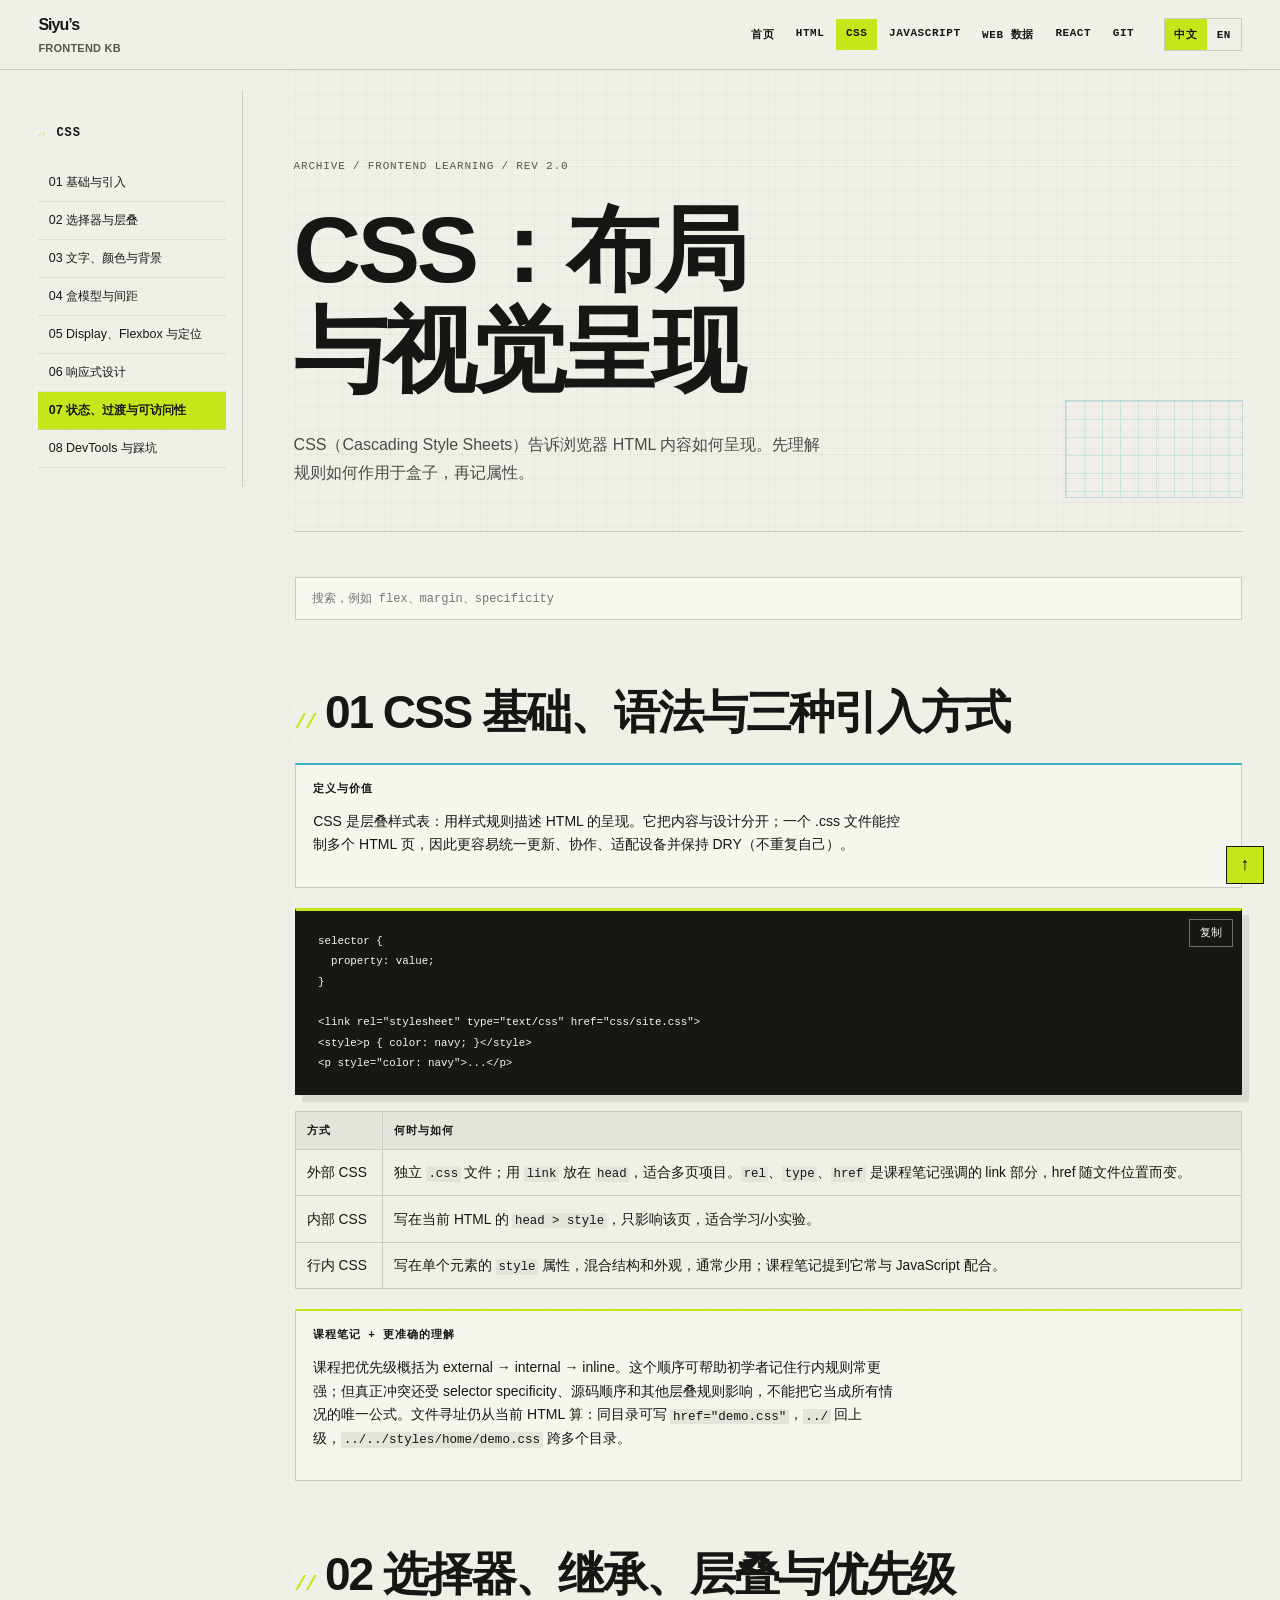
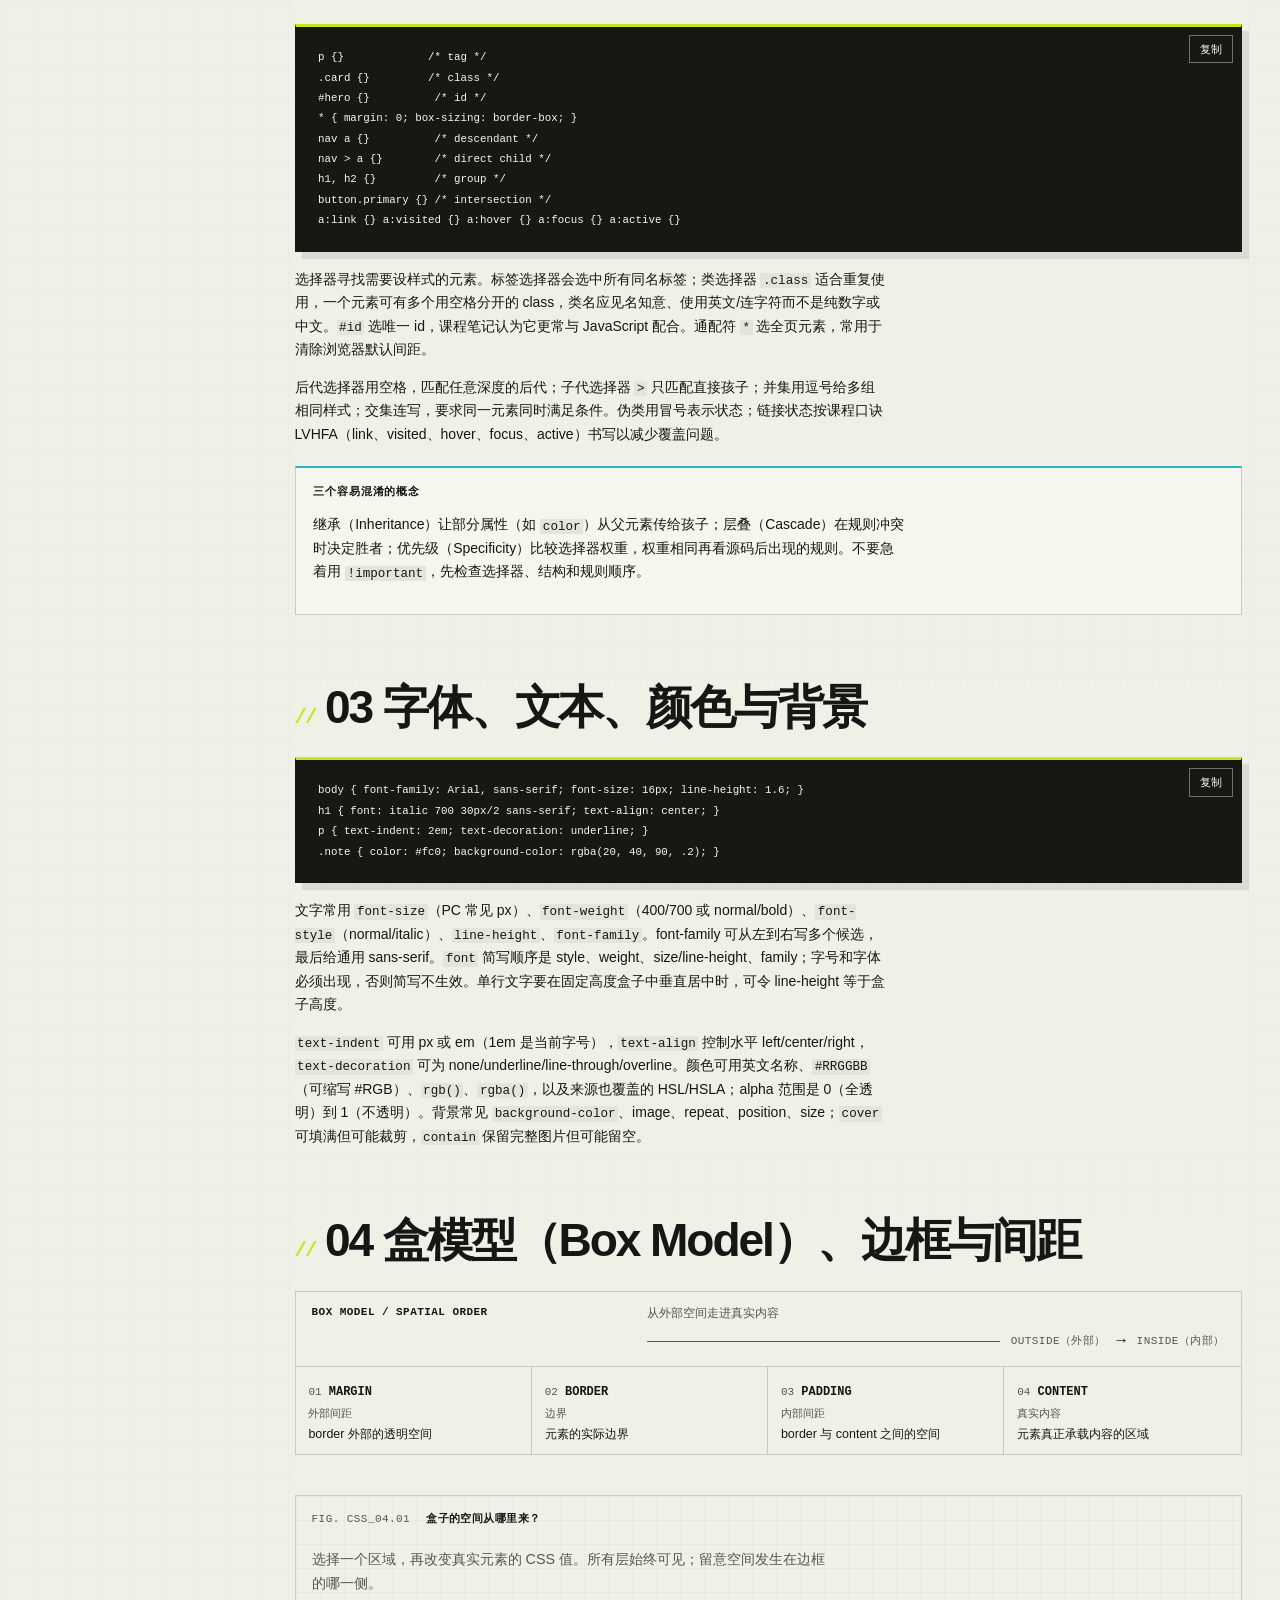
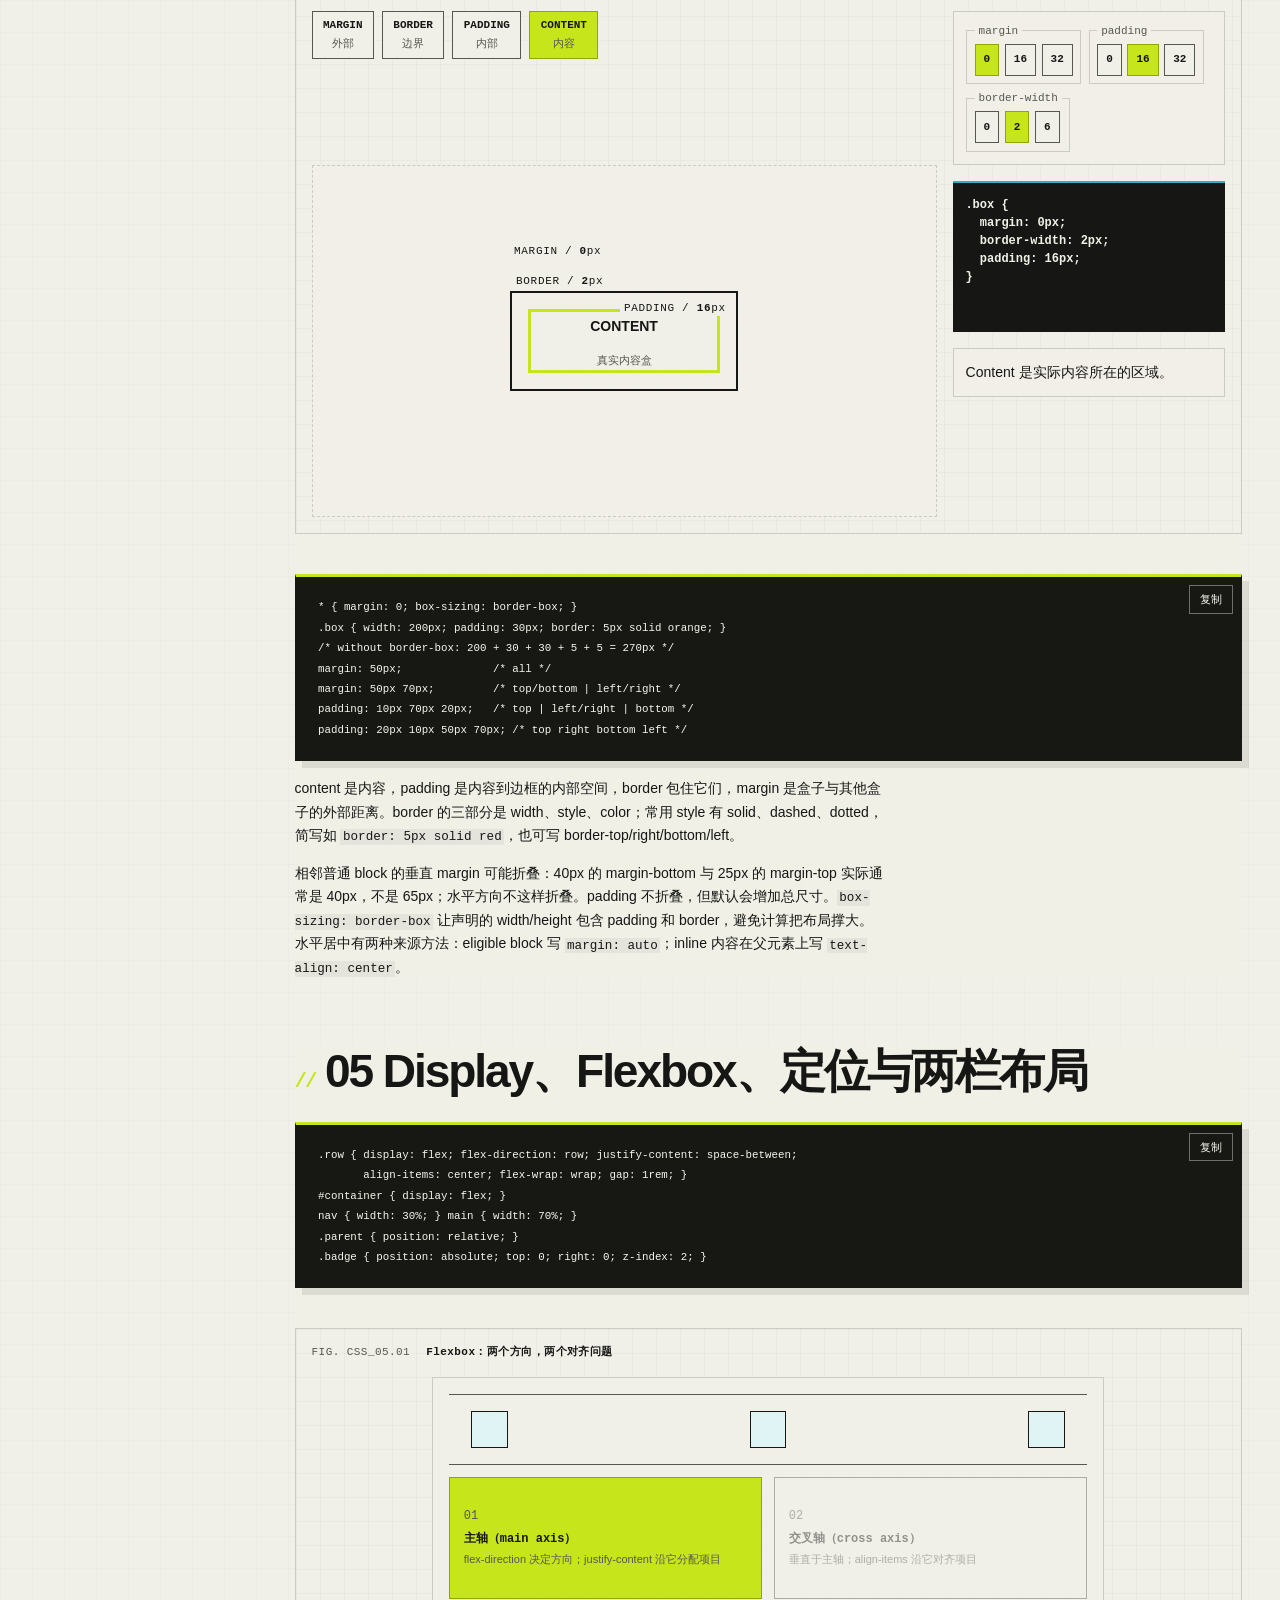
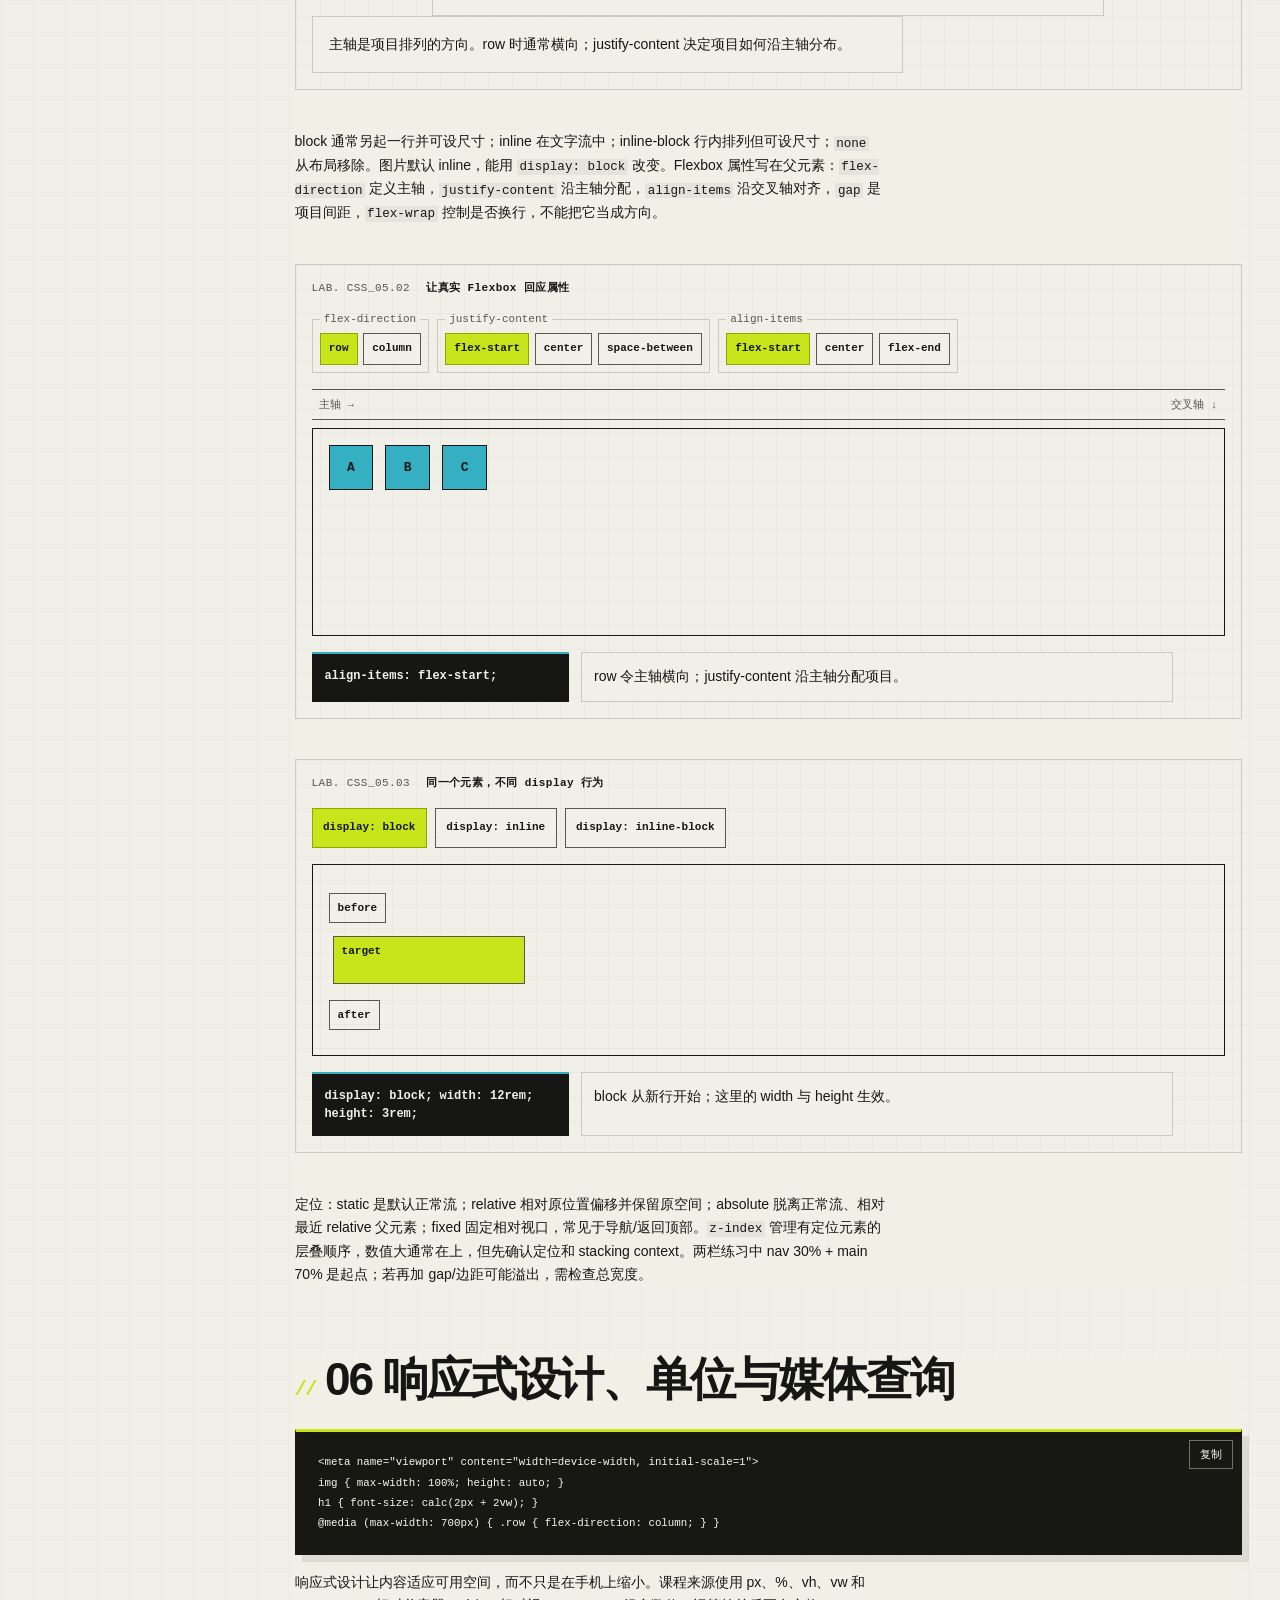
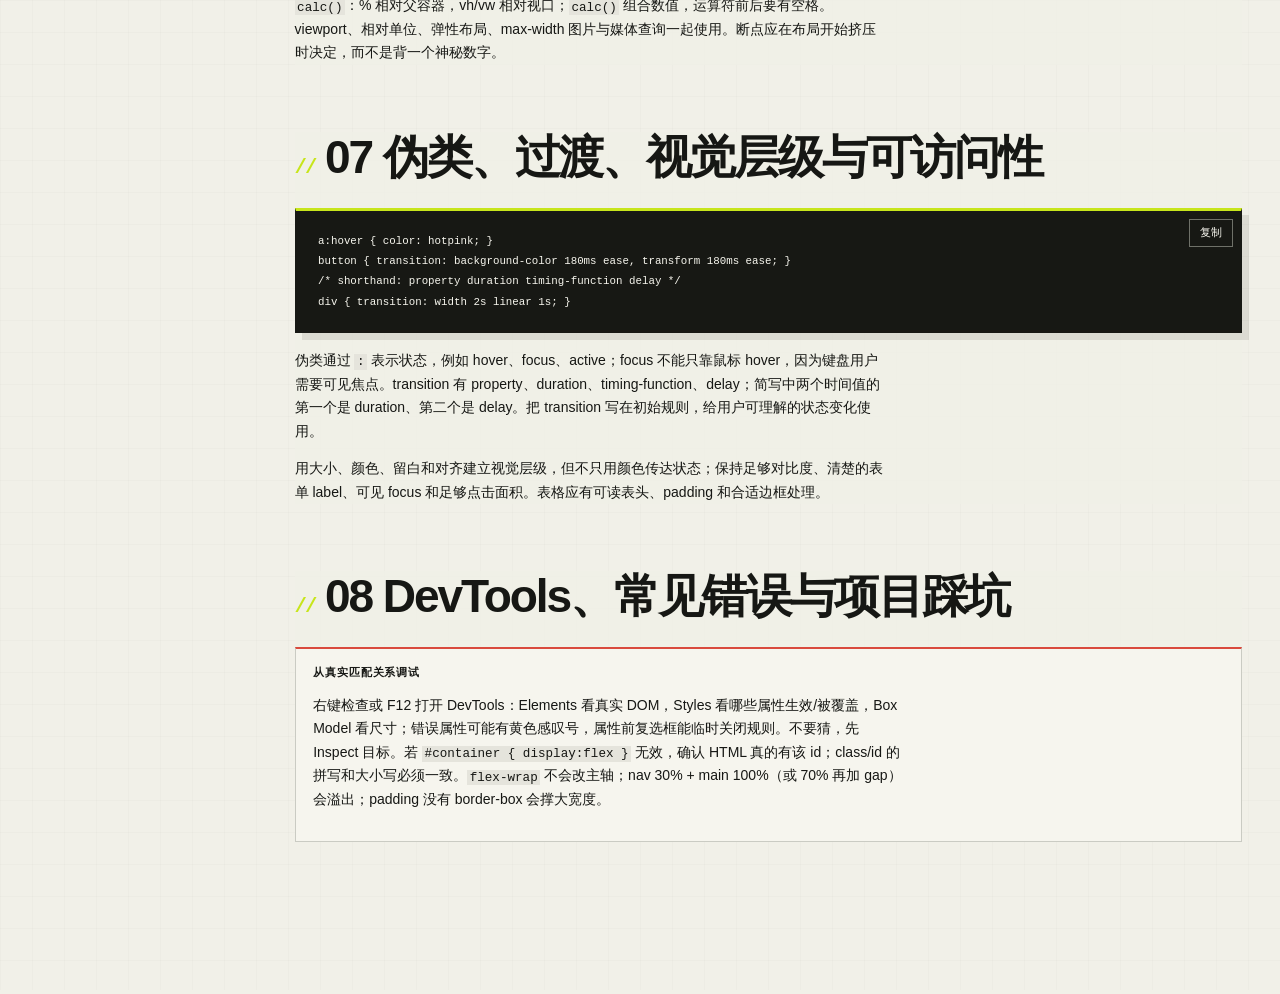
<file: pages/css.html>
<!doctype html>
<html lang="zh-CN">
<head>
<meta charset="utf-8">
<meta name="viewport" content="width=device-width,initial-scale=1">
<title>CSS 笔记｜Siyu 的前端知识库</title>
<link rel="stylesheet" href="../assets/css/notes.css">
</head>
<body data-title data-zh="CSS 笔记｜Siyu 的前端知识库" data-en="CSS Notes | Siyu's Frontend Knowledge Base">
<div class="progress">
</div>
<a class="skip" href="#main" data-zh="跳到内容" data-en="Skip to content">跳到内容</a>
<header class="topbar">
<a class="brand" href="../index.html">Siyu’s <span>Frontend KB</span>
</a>
<nav class="tabs" data-zh-aria-label="主导航" data-en-aria-label="Primary navigation" aria-label="主导航">
<a href="../index.html" data-zh="首页" data-en="Home">首页</a>
<a href="html.html">HTML</a>
<a aria-current="page" href="css.html">CSS</a>
<a href="javascript.html">JavaScript</a>
<a href="web-data.html" data-zh="Web 数据" data-en="Web Data">Web 数据</a>
<a href="react.html">React</a>
<a href="git.html">Git</a>
</nav>
<div class="lang">
<button data-lang="zh">中文</button>
<button data-lang="en">EN</button>
</div>
</header>
<div class="layout">
<aside class="sidebar">
<h2>CSS</h2>
<nav data-zh-aria-label="CSS 章节" data-en-aria-label="CSS sections" aria-label="CSS 章节">
<a href="#foundations" data-zh="01 基础与引入" data-en="01 Foundations and inclusion">01 基础与引入</a>
<a href="#selectors" data-zh="02 选择器与层叠" data-en="02 Selectors and cascade">02 选择器与层叠</a>
<a href="#type" data-zh="03 文字、颜色与背景" data-en="03 Type, color, and backgrounds">03 文字、颜色与背景</a>
<a href="#box" data-zh="04 盒模型与间距" data-en="04 Box model and spacing">04 盒模型与间距</a>
<a href="#layout" data-zh="05 Display、Flexbox 与定位" data-en="05 Display, Flexbox, and positioning">05 Display、Flexbox 与定位</a>
<a href="#responsive" data-zh="06 响应式设计" data-en="06 Responsive design">06 响应式设计</a>
<a href="#state" data-zh="07 状态、过渡与可访问性" data-en="07 States, transitions, and accessibility">07 状态、过渡与可访问性</a>
<a href="#debug" data-zh="08 DevTools 与踩坑" data-en="08 DevTools and pitfalls">08 DevTools 与踩坑</a>
</nav>
</aside>
<main id="main">
<header class="hero">
<h1 data-zh="CSS：布局与视觉呈现" data-en="CSS: layout and visual presentation">CSS：布局与视觉呈现</h1>
<p data-zh="CSS（Cascading Style Sheets）告诉浏览器 HTML 内容如何呈现。先理解规则如何作用于盒子，再记属性。" data-en="CSS (Cascading Style Sheets) tells the browser how HTML content should be presented. Understand how rules act on boxes before memorizing properties.">CSS（Cascading Style Sheets）告诉浏览器 HTML 内容如何呈现。先理解规则如何作用于盒子，再记属性。</p>
</header>
<div class="search-wrap">
<label class="skip" for="site-search" data-zh="搜索 CSS 笔记" data-en="Search CSS notes">搜索 CSS 笔记</label>
<input id="site-search" type="search" data-zh-placeholder="搜索，例如 flex、margin、specificity" data-en-placeholder="Search, for example flex, margin, specificity" placeholder="搜索，例如 flex、margin、specificity">
<p id="search-result" class="search-result">
</p>
</div>
<section id="foundations" data-section>
<h2 data-zh="01 CSS 基础、语法与三种引入方式" data-en="01 CSS foundations, syntax, and three inclusion methods">01 CSS 基础、语法与三种引入方式</h2>
<div class="card">
<strong data-zh="定义与价值" data-en="Definition and value">定义与价值</strong>
<p data-zh="CSS 是层叠样式表：用样式规则描述 HTML 的呈现。它把内容与设计分开；一个 .css 文件能控制多个 HTML 页，因此更容易统一更新、协作、适配设备并保持 DRY（不重复自己）。" data-en="CSS is Cascading Style Sheets: style rules describe HTML presentation. It separates content from design; one .css file can control several HTML pages, making unified updates, collaboration, device adaptation, and DRY maintenance easier.">CSS 是层叠样式表：用样式规则描述 HTML 的呈现。它把内容与设计分开；一个 .css 文件能控制多个 HTML 页，因此更容易统一更新、协作、适配设备并保持 DRY（不重复自己）。</p>
</div>
<pre>
<code>selector {
  property: value;
}

&lt;link rel="stylesheet" type="text/css" href="css/site.css"&gt;
&lt;style&gt;p { color: navy; }&lt;/style&gt;
&lt;p style="color: navy"&gt;...&lt;/p&gt;</code>
</pre>
<table class="compare">
<tr>
<th data-zh="方式" data-en="Method">方式</th>
<th data-zh="何时与如何" data-en="When and how">何时与如何</th>
</tr>
<tr>
<td data-zh="外部 CSS" data-en="External CSS">外部 CSS</td>
<td data-zh="独立 <code>.css</code> 文件；用 <code>link</code> 放在 <code>head</code>，适合多页项目。<code>rel</code>、<code>type</code>、<code>href</code> 是课程笔记强调的 link 部分，href 随文件位置而变。" data-en="A separate <code>.css</code> file; use <code>link</code> in <code>head</code>, best for multi-page work. The course note emphasizes <code>rel</code>, <code>type</code>, and <code>href</code>; href changes with the file location.">独立 <code>.css</code> 文件；用 <code>link</code> 放在 <code>head</code>，适合多页项目。<code>rel</code>、<code>type</code>、<code>href</code> 是课程笔记强调的 link 部分，href 随文件位置而变。</td>
</tr>
<tr>
<td data-zh="内部 CSS" data-en="Internal CSS">内部 CSS</td>
<td data-zh="写在当前 HTML 的 <code>head &gt; style</code>，只影响该页，适合学习/小实验。" data-en="Write it in <code>head &gt; style</code> of the current HTML file; it affects that page only and suits learning/small experiments.">写在当前 HTML 的 <code>head &gt; style</code>，只影响该页，适合学习/小实验。</td>
</tr>
<tr>
<td data-zh="行内 CSS" data-en="Inline CSS">行内 CSS</td>
<td data-zh="写在单个元素的 <code>style</code> 属性，混合结构和外观，通常少用；课程笔记提到它常与 JavaScript 配合。" data-en="Write it in one element’s <code>style</code> attribute; it mixes structure and appearance and is usually used sparingly; the course note mentions it often alongside JavaScript.">写在单个元素的 <code>style</code> 属性，混合结构和外观，通常少用；课程笔记提到它常与 JavaScript 配合。</td>
</tr>
</table>
<div class="card course">
<strong data-zh="课程笔记 + 更准确的理解" data-en="Course note + more accurate understanding">课程笔记 + 更准确的理解</strong>
<p data-zh="课程把优先级概括为 external → internal → inline。这个顺序可帮助初学者记住行内规则常更强；但真正冲突还受 selector specificity、源码顺序和其他层叠规则影响，不能把它当成所有情况的唯一公式。文件寻址仍从当前 HTML 算：同目录可写 <code>href=&quot;demo.css&quot;</code>，<code>../</code> 回上级，<code>../../styles/home/demo.css</code> 跨多个目录。" data-en="The course summarizes priority as external → internal → inline. This helps beginners remember that inline rules are often stronger; however, real conflicts also depend on selector specificity, source order, and other cascade rules, so it is not the only formula. File addressing still starts from the current HTML file: same folder can use <code>href=&quot;demo.css&quot;</code>, <code>../</code> goes up, and <code>../../styles/home/demo.css</code> crosses several folders.">课程把优先级概括为 external → internal → inline。这个顺序可帮助初学者记住行内规则常更强；但真正冲突还受 selector specificity、源码顺序和其他层叠规则影响，不能把它当成所有情况的唯一公式。文件寻址仍从当前 HTML 算：同目录可写 <code>href=&quot;demo.css&quot;</code>，<code>../</code> 回上级，<code>../../styles/home/demo.css</code> 跨多个目录。</p>
</div>
</section>
<section id="selectors" data-section>
<h2 data-zh="02 选择器、继承、层叠与优先级" data-en="02 Selectors, inheritance, cascade, and specificity">02 选择器、继承、层叠与优先级</h2>
<pre>
<code>p {}             /* tag */
.card {}         /* class */
#hero {}          /* id */
* { margin: 0; box-sizing: border-box; }
nav a {}          /* descendant */
nav &gt; a {}        /* direct child */
h1, h2 {}         /* group */
button.primary {} /* intersection */
a:link {} a:visited {} a:hover {} a:focus {} a:active {}</code>
</pre>
<p data-zh="选择器寻找需要设样式的元素。标签选择器会选中所有同名标签；类选择器 <code>.class</code> 适合重复使用，一个元素可有多个用空格分开的 class，类名应见名知意、使用英文/连字符而不是纯数字或中文。<code>#id</code> 选唯一 id，课程笔记认为它更常与 JavaScript 配合。通配符 <code>*</code> 选全页元素，常用于清除浏览器默认间距。" data-en="Selectors find elements to style. A tag selector selects every tag with that name; a class selector <code>.class</code> suits reuse, one element can have several space-separated classes, and names should be meaningful English/hyphenated words rather than pure numbers or Chinese. <code>#id</code> selects a unique id, which the course note more often associates with JavaScript. The universal selector <code>*</code> selects every page element and is often used to clear browser default spacing.">选择器寻找需要设样式的元素。标签选择器会选中所有同名标签；类选择器 <code>.class</code> 适合重复使用，一个元素可有多个用空格分开的 class，类名应见名知意、使用英文/连字符而不是纯数字或中文。<code>#id</code> 选唯一 id，课程笔记认为它更常与 JavaScript 配合。通配符 <code>*</code> 选全页元素，常用于清除浏览器默认间距。</p>
<p data-zh="后代选择器用空格，匹配任意深度的后代；子代选择器 <code>&gt;</code> 只匹配直接孩子；并集用逗号给多组相同样式；交集连写，要求同一元素同时满足条件。伪类用冒号表示状态；链接状态按课程口诀 LVHFA（link、visited、hover、focus、active）书写以减少覆盖问题。" data-en="A descendant selector uses a space and matches descendants at any depth; a child selector <code>&gt;</code> matches direct children only; a group uses commas for several targets with one style; an intersection is written together and requires the same element to meet every condition. A pseudo-class uses a colon for state; write link states in the course mnemonic LVHFA (link, visited, hover, focus, active) to reduce override problems.">后代选择器用空格，匹配任意深度的后代；子代选择器 <code>&gt;</code> 只匹配直接孩子；并集用逗号给多组相同样式；交集连写，要求同一元素同时满足条件。伪类用冒号表示状态；链接状态按课程口诀 LVHFA（link、visited、hover、focus、active）书写以减少覆盖问题。</p>
<div class="card">
<strong data-zh="三个容易混淆的概念" data-en="Three easy-to-confuse ideas">三个容易混淆的概念</strong>
<p data-zh="继承（Inheritance）让部分属性（如 <code>color</code>）从父元素传给孩子；层叠（Cascade）在规则冲突时决定胜者；优先级（Specificity）比较选择器权重，权重相同再看源码后出现的规则。不要急着用 <code>!important</code>，先检查选择器、结构和规则顺序。" data-en="Inheritance lets some properties, such as <code>color</code>, pass from parent to child; the Cascade chooses a winner when rules conflict; Specificity compares selector weight, and equal weight then uses the later source rule. Do not reach for <code>!important</code> first—check selectors, structure, and rule order.">继承（Inheritance）让部分属性（如 <code>color</code>）从父元素传给孩子；层叠（Cascade）在规则冲突时决定胜者；优先级（Specificity）比较选择器权重，权重相同再看源码后出现的规则。不要急着用 <code>!important</code>，先检查选择器、结构和规则顺序。</p>
</div>
</section>
<section id="type" data-section>
<h2 data-zh="03 字体、文本、颜色与背景" data-en="03 Fonts, text, color, and backgrounds">03 字体、文本、颜色与背景</h2>
<pre>
<code>body { font-family: Arial, sans-serif; font-size: 16px; line-height: 1.6; }
h1 { font: italic 700 30px/2 sans-serif; text-align: center; }
p { text-indent: 2em; text-decoration: underline; }
.note { color: #fc0; background-color: rgba(20, 40, 90, .2); }</code>
</pre>
<p data-zh="文字常用 <code>font-size</code>（PC 常见 px）、<code>font-weight</code>（400/700 或 normal/bold）、<code>font-style</code>（normal/italic）、<code>line-height</code>、<code>font-family</code>。font-family 可从左到右写多个候选，最后给通用 sans-serif。<code>font</code> 简写顺序是 style、weight、size/line-height、family；字号和字体必须出现，否则简写不生效。单行文字要在固定高度盒子中垂直居中时，可令 line-height 等于盒子高度。" data-en="Common text properties are <code>font-size</code> (px is common on desktop), <code>font-weight</code> (400/700 or normal/bold), <code>font-style</code> (normal/italic), <code>line-height</code>, and <code>font-family</code>. font-family can list fallback choices left to right and end with generic sans-serif. The <code>font</code> shorthand order is style, weight, size/line-height, family; size and family must appear or it does not work. To vertically center one line in a fixed-height box, line-height can equal the box height.">文字常用 <code>font-size</code>（PC 常见 px）、<code>font-weight</code>（400/700 或 normal/bold）、<code>font-style</code>（normal/italic）、<code>line-height</code>、<code>font-family</code>。font-family 可从左到右写多个候选，最后给通用 sans-serif。<code>font</code> 简写顺序是 style、weight、size/line-height、family；字号和字体必须出现，否则简写不生效。单行文字要在固定高度盒子中垂直居中时，可令 line-height 等于盒子高度。</p>
<p data-zh="<code>text-indent</code> 可用 px 或 em（1em 是当前字号），<code>text-align</code> 控制水平 left/center/right，<code>text-decoration</code> 可为 none/underline/line-through/overline。颜色可用英文名称、<code>#RRGGBB</code>（可缩写 #RGB）、<code>rgb()</code>、<code>rgba()</code>，以及来源也覆盖的 HSL/HSLA；alpha 范围是 0（全透明）到 1（不透明）。背景常见 <code>background-color</code>、image、repeat、position、size；<code>cover</code> 可填满但可能裁剪，<code>contain</code> 保留完整图片但可能留空。" data-en="<code>text-indent</code> can use px or em (1em is the current font size), <code>text-align</code> controls horizontal left/center/right, and <code>text-decoration</code> can be none/underline/line-through/overline. Colors can use English names, <code>#RRGGBB</code> (shortened #RGB), <code>rgb()</code>, <code>rgba()</code>, and the source also covers HSL/HSLA; alpha ranges from 0 (transparent) to 1 (opaque). Common backgrounds are <code>background-color</code>, image, repeat, position, and size; <code>cover</code> can fill but crop, while <code>contain</code> preserves the whole image but may leave space."> <code>text-indent</code> 可用 px 或 em（1em 是当前字号），<code>text-align</code> 控制水平 left/center/right，<code>text-decoration</code> 可为 none/underline/line-through/overline。颜色可用英文名称、<code>#RRGGBB</code>（可缩写 #RGB）、<code>rgb()</code>、<code>rgba()</code>，以及来源也覆盖的 HSL/HSLA；alpha 范围是 0（全透明）到 1（不透明）。背景常见 <code>background-color</code>、image、repeat、position、size；<code>cover</code> 可填满但可能裁剪，<code>contain</code> 保留完整图片但可能留空。</p>
</section>
<section id="box" data-section>
<h2 data-zh="04 盒模型（Box Model）、边框与间距" data-en="04 Box model, borders, and spacing">04 盒模型（Box Model）、边框与间距</h2>
<div class="box-primer" aria-labelledby="box-primer-title"><div class="box-primer-head"><span id="box-primer-title">BOX MODEL / SPATIAL ORDER</span><p data-zh="从外部空间走进真实内容" data-en="Move from outside space into real content">从外部空间走进真实内容</p><div class="box-primer-axis"><span data-zh="OUTSIDE（外部）" data-en="OUTSIDE">OUTSIDE（外部）</span><i aria-hidden="true">→</i><span data-zh="INSIDE（内部）" data-en="INSIDE">INSIDE（内部）</span></div></div><div class="box-primer-grid"><div><b>01</b><strong>MARGIN</strong><small data-zh="外部间距" data-en="outside space">外部间距</small><p data-zh="border 外部的透明空间" data-en="transparent space outside the border">border 外部的透明空间</p></div><div><b>02</b><strong>BORDER</strong><small data-zh="边界" data-en="boundary">边界</small><p data-zh="元素的实际边界" data-en="the element’s actual boundary">元素的实际边界</p></div><div><b>03</b><strong>PADDING</strong><small data-zh="内部间距" data-en="inside space">内部间距</small><p data-zh="border 与 content 之间的空间" data-en="space between border and content">border 与 content 之间的空间</p></div><div><b>04</b><strong>CONTENT</strong><small data-zh="真实内容" data-en="actual content">真实内容</small><p data-zh="元素真正承载内容的区域" data-en="the area carrying the actual material">元素真正承载内容的区域</p></div></div></div>
<figure class="knowledge-diagram learning-instrument box-lab" data-instrument="box" aria-labelledby="box-figure-title">
<figcaption id="box-figure-title">
<span>FIG. CSS_04.01</span>
<strong data-zh="盒子的空间从哪里来？" data-en="Where does a box’s space come from?">盒子的空间从哪里来？</strong>
</figcaption>
<p class="instrument-intro" data-zh="选择一个区域，再改变真实元素的 CSS 值。所有层始终可见；留意空间发生在边框的哪一侧。" data-en="Select a region, then change a real element’s CSS value. Every layer remains visible; notice which side of the border receives the space.">选择一个区域，再改变真实元素的 CSS 值。所有层始终可见；留意空间发生在边框的哪一侧。</p>
<div class="instrument-toolbar" role="group" data-zh-aria-label="选择盒模型区域" data-en-aria-label="Select a box-model region" aria-label="选择盒模型区域">
<button type="button" data-box-layer="margin" aria-pressed="false">MARGIN <span data-zh="外部" data-en="outside">外部</span></button><button type="button" data-box-layer="border" aria-pressed="false">BORDER <span data-zh="边界" data-en="boundary">边界</span></button><button type="button" data-box-layer="padding" aria-pressed="false">PADDING <span data-zh="内部" data-en="inside">内部</span></button><button type="button" data-box-layer="content" aria-pressed="true">CONTENT <span data-zh="内容" data-en="content">内容</span></button>
</div>
<div class="instrument-controls box-controls" data-zh-aria-label="调整盒模型属性" data-en-aria-label="Adjust box-model properties" aria-label="调整盒模型属性">
<fieldset><legend>margin</legend><button type="button" data-box-control="margin" data-value="0">0</button><button type="button" data-box-control="margin" data-value="16">16</button><button type="button" data-box-control="margin" data-value="32">32</button></fieldset>
<fieldset><legend>padding</legend><button type="button" data-box-control="padding" data-value="0">0</button><button type="button" data-box-control="padding" data-value="16" aria-pressed="true">16</button><button type="button" data-box-control="padding" data-value="32">32</button></fieldset>
<fieldset><legend>border-width</legend><button type="button" data-box-control="border" data-value="0">0</button><button type="button" data-box-control="border" data-value="2" aria-pressed="true">2</button><button type="button" data-box-control="border" data-value="6">6</button></fieldset>
</div>
<div class="box-lab-stage"><div class="box-live-margin" data-box-region="margin" role="button" tabindex="0"><span class="region-marker">MARGIN / <b data-box-value="margin">0</b>px</span><div class="box-live-border" data-box-region="border" role="button" tabindex="0"><span class="region-marker">BORDER / <b data-box-value="border">2</b>px</span><div class="box-live-padding" data-box-region="padding" role="button" tabindex="0"><span class="region-marker">PADDING / <b data-box-value="padding">16</b>px</span><div class="box-live-content" data-box-region="content" role="button" tabindex="0"><strong>CONTENT</strong><span data-zh="真实内容盒" data-en="real content box">真实内容盒</span></div></div></div></div></div>
<div class="instrument-readout"><code data-box-property>content</code><p aria-live="polite" data-box-explain data-zh="Content 是实际内容所在的区域。" data-en="Content is where the actual material lives.">Content 是实际内容所在的区域。</p></div>
</figure>
<pre>
<code>* { margin: 0; box-sizing: border-box; }
.box { width: 200px; padding: 30px; border: 5px solid orange; }
/* without border-box: 200 + 30 + 30 + 5 + 5 = 270px */
margin: 50px;              /* all */
margin: 50px 70px;         /* top/bottom | left/right */
padding: 10px 70px 20px;   /* top | left/right | bottom */
padding: 20px 10px 50px 70px; /* top right bottom left */</code>
</pre>
<p data-zh="content 是内容，padding 是内容到边框的内部空间，border 包住它们，margin 是盒子与其他盒子的外部距离。border 的三部分是 width、style、color；常用 style 有 solid、dashed、dotted，简写如 <code>border: 5px solid red</code>，也可写 border-top/right/bottom/left。" data-en="Content is the content, padding is inner space from content to border, border encloses them, and margin is outside space from other boxes. A border has width, style, and color; common styles are solid, dashed, and dotted, with shorthand such as <code>border: 5px solid red</code>; you can also write border-top/right/bottom/left.">content 是内容，padding 是内容到边框的内部空间，border 包住它们，margin 是盒子与其他盒子的外部距离。border 的三部分是 width、style、color；常用 style 有 solid、dashed、dotted，简写如 <code>border: 5px solid red</code>，也可写 border-top/right/bottom/left。</p>
<p data-zh="相邻普通 block 的垂直 margin 可能折叠：40px 的 margin-bottom 与 25px 的 margin-top 实际通常是 40px，不是 65px；水平方向不这样折叠。padding 不折叠，但默认会增加总尺寸。<code>box-sizing: border-box</code> 让声明的 width/height 包含 padding 和 border，避免计算把布局撑大。水平居中有两种来源方法：eligible block 写 <code>margin: auto</code>；inline 内容在父元素上写 <code>text-align: center</code>。" data-en="Vertical margins of adjacent ordinary blocks can collapse: a 40px margin-bottom and 25px margin-top are usually 40px, not 65px; horizontal margins do not collapse this way. Padding does not collapse, but by default it increases total size. <code>box-sizing: border-box</code> makes declared width/height include padding and border, avoiding layout expansion. The sources give two ways to center horizontally: eligible blocks use <code>margin: auto</code>; inline content uses <code>text-align: center</code> on its parent.">相邻普通 block 的垂直 margin 可能折叠：40px 的 margin-bottom 与 25px 的 margin-top 实际通常是 40px，不是 65px；水平方向不这样折叠。padding 不折叠，但默认会增加总尺寸。<code>box-sizing: border-box</code> 让声明的 width/height 包含 padding 和 border，避免计算把布局撑大。水平居中有两种来源方法：eligible block 写 <code>margin: auto</code>；inline 内容在父元素上写 <code>text-align: center</code>。</p>
</section>
<section id="layout" data-section>
<h2 data-zh="05 Display、Flexbox、定位与两栏布局" data-en="05 Display, Flexbox, positioning, and two columns">05 Display、Flexbox、定位与两栏布局</h2>
<pre>
<code>.row { display: flex; flex-direction: row; justify-content: space-between;
       align-items: center; flex-wrap: wrap; gap: 1rem; }
#container { display: flex; }
nav { width: 30%; } main { width: 70%; }
.parent { position: relative; }
.badge { position: absolute; top: 0; right: 0; z-index: 2; }</code>
</pre>
<figure class="knowledge-diagram flex-diagram" data-diagram="flex" aria-labelledby="flex-figure-title">
<figcaption id="flex-figure-title"><span>FIG. CSS_05.01</span><strong data-zh="Flexbox：两个方向，两个对齐问题" data-en="Flexbox: two directions, two alignment questions">Flexbox：两个方向，两个对齐问题</strong></figcaption>
<div class="flex-figure" role="group" data-zh-aria-label="选择 Flexbox 关系来查看" data-en-aria-label="Select a Flexbox relationship to inspect" aria-label="选择 Flexbox 关系来查看">
<button type="button" class="axis main-axis" data-flex="main" aria-pressed="true"><b>01</b><strong data-zh="主轴（main axis）" data-en="Main axis">主轴（main axis）</strong><small data-zh="flex-direction 决定方向；justify-content 沿它分配项目" data-en="flex-direction sets it; justify-content distributes items along it">flex-direction 决定方向；justify-content 沿它分配项目</small></button>
<div class="flex-items" aria-hidden="true"><i></i><i></i><i></i></div>
<button type="button" class="axis cross-axis" data-flex="cross" aria-pressed="false"><b>02</b><strong data-zh="交叉轴（cross axis）" data-en="Cross axis">交叉轴（cross axis）</strong><small data-zh="垂直于主轴；align-items 沿它对齐项目" data-en="perpendicular to the main axis; align-items aligns items along it">垂直于主轴；align-items 沿它对齐项目</small></button>
</div>
<p class="diagram-explain" aria-live="polite" data-diagram-result data-zh="主轴是项目排列的方向。row 时通常横向；justify-content 决定项目如何沿主轴分布。" data-en="The main axis is the direction in which items are arranged. In row, it is usually horizontal; justify-content distributes items along it.">主轴是项目排列的方向。row 时通常横向；justify-content 决定项目如何沿主轴分布。</p>
</figure>
<p data-zh="block 通常另起一行并可设尺寸；inline 在文字流中；inline-block 行内排列但可设尺寸；<code>none</code> 从布局移除。图片默认 inline，能用 <code>display: block</code> 改变。Flexbox 属性写在父元素：<code>flex-direction</code> 定义主轴，<code>justify-content</code> 沿主轴分配，<code>align-items</code> 沿交叉轴对齐，<code>gap</code> 是项目间距，<code>flex-wrap</code> 控制是否换行，不能把它当成方向。" data-en="Block usually starts a new line and can take dimensions; inline flows with text; inline-block flows inline while accepting dimensions; <code>none</code> removes from layout. Images are inline by default and can become <code>display: block</code>. Flexbox properties go on the parent: <code>flex-direction</code> defines the main axis, <code>justify-content</code> distributes along it, <code>align-items</code> aligns along the cross axis, <code>gap</code> is item space, and <code>flex-wrap</code> controls wrapping—not direction.">block 通常另起一行并可设尺寸；inline 在文字流中；inline-block 行内排列但可设尺寸；<code>none</code> 从布局移除。图片默认 inline，能用 <code>display: block</code> 改变。Flexbox 属性写在父元素：<code>flex-direction</code> 定义主轴，<code>justify-content</code> 沿主轴分配，<code>align-items</code> 沿交叉轴对齐，<code>gap</code> 是项目间距，<code>flex-wrap</code> 控制是否换行，不能把它当成方向。</p>
<figure class="knowledge-diagram learning-instrument flex-lab" data-instrument="flex" aria-labelledby="flex-lab-title"><figcaption id="flex-lab-title"><span>LAB. CSS_05.02</span><strong data-zh="让真实 Flexbox 回应属性" data-en="Make real Flexbox respond to properties">让真实 Flexbox 回应属性</strong></figcaption><div class="instrument-controls flex-controls"><fieldset><legend>flex-direction</legend><button type="button" data-flex-control="direction" data-value="row" aria-pressed="true">row</button><button type="button" data-flex-control="direction" data-value="column">column</button></fieldset><fieldset><legend>justify-content</legend><button type="button" data-flex-control="justify" data-value="flex-start" aria-pressed="true">flex-start</button><button type="button" data-flex-control="justify" data-value="center">center</button><button type="button" data-flex-control="justify" data-value="space-between">space-between</button></fieldset><fieldset><legend>align-items</legend><button type="button" data-flex-control="align" data-value="flex-start" aria-pressed="true">flex-start</button><button type="button" data-flex-control="align" data-value="center">center</button><button type="button" data-flex-control="align" data-value="flex-end">flex-end</button></fieldset></div><div class="flex-lab-axis" data-flex-axis><span data-flex-main data-zh="主轴 →" data-en="main axis →">主轴 →</span><span data-flex-cross data-zh="交叉轴 ↓" data-en="cross axis ↓">交叉轴 ↓</span></div><div class="flex-live" aria-label="Flexbox demonstration"><i>A</i><i>B</i><i>C</i></div><div class="instrument-readout"><code data-flex-specimen>flex-direction: row;</code><p aria-live="polite" data-flex-explain data-zh="row 令主轴横向；justify-content 沿主轴分配项目。" data-en="row makes the main axis horizontal; justify-content distributes items along it.">row 令主轴横向；justify-content 沿主轴分配项目。</p></div></figure>
<figure class="knowledge-diagram learning-instrument display-lab" data-instrument="display" aria-labelledby="display-lab-title"><figcaption id="display-lab-title"><span>LAB. CSS_05.03</span><strong data-zh="同一个元素，不同 display 行为" data-en="One element, different display behavior">同一个元素，不同 display 行为</strong></figcaption><div class="instrument-toolbar" role="group" data-zh-aria-label="选择 display 值" data-en-aria-label="Select a display value" aria-label="选择 display 值"><button type="button" data-display="block" aria-pressed="true">display: block</button><button type="button" data-display="inline">display: inline</button><button type="button" data-display="inline-block">display: inline-block</button></div><div class="display-live"><span data-display-sibling>before</span><span class="display-live-target" data-display-target>target</span><span data-display-sibling>after</span></div><div class="instrument-readout"><code data-display-specimen>display: block; width: 12rem; height: 3rem;</code><p aria-live="polite" data-display-explain data-zh="block 从新行开始；这里的 width 与 height 生效。" data-en="block begins on a new line; width and height apply here.">block 从新行开始；这里的 width 与 height 生效。</p></div></figure>
<p data-zh="定位：static 是默认正常流；relative 相对原位置偏移并保留原空间；absolute 脱离正常流、相对最近 relative 父元素；fixed 固定相对视口，常见于导航/返回顶部。<code>z-index</code> 管理有定位元素的层叠顺序，数值大通常在上，但先确认定位和 stacking context。两栏练习中 nav 30% + main 70% 是起点；若再加 gap/边距可能溢出，需检查总宽度。" data-en="Positioning: static is default normal flow; relative offsets from its original position while preserving space; absolute leaves normal flow and is positioned from the nearest relative parent; fixed is anchored to the viewport, common for navigation/back-to-top. <code>z-index</code> manages stacking order for positioned elements; a larger number is usually higher, but first check positioning and stacking context. In the two-column practice, nav 30% + main 70% is a starting point; adding gap/margins can overflow, so check total width.">定位：static 是默认正常流；relative 相对原位置偏移并保留原空间；absolute 脱离正常流、相对最近 relative 父元素；fixed 固定相对视口，常见于导航/返回顶部。<code>z-index</code> 管理有定位元素的层叠顺序，数值大通常在上，但先确认定位和 stacking context。两栏练习中 nav 30% + main 70% 是起点；若再加 gap/边距可能溢出，需检查总宽度。</p>
</section>
<section id="responsive" data-section>
<h2 data-zh="06 响应式设计、单位与媒体查询" data-en="06 Responsive design, units, and media queries">06 响应式设计、单位与媒体查询</h2>
<pre>
<code>&lt;meta name="viewport" content="width=device-width, initial-scale=1"&gt;
img { max-width: 100%; height: auto; }
h1 { font-size: calc(2px + 2vw); }
@media (max-width: 700px) { .row { flex-direction: column; } }</code>
</pre>
<p data-zh="响应式设计让内容适应可用空间，而不只是在手机上缩小。课程来源使用 px、%、vh、vw 和 <code>calc()</code>：% 相对父容器，vh/vw 相对视口；<code>calc()</code> 组合数值，运算符前后要有空格。viewport、相对单位、弹性布局、max-width 图片与媒体查询一起使用。断点应在布局开始挤压时决定，而不是背一个神秘数字。" data-en="Responsive design adapts content to available space rather than merely shrinking for phones. The course sources use px, %, vh, vw, and <code>calc()</code>: % is relative to a parent and vh/vw to the viewport; <code>calc()</code> combines values and requires spaces around operators. Use viewport, relative units, flexible layout, max-width images, and media queries together. Choose a breakpoint where a layout becomes cramped, not by memorizing a magic number.">响应式设计让内容适应可用空间，而不只是在手机上缩小。课程来源使用 px、%、vh、vw 和 <code>calc()</code>：% 相对父容器，vh/vw 相对视口；<code>calc()</code> 组合数值，运算符前后要有空格。viewport、相对单位、弹性布局、max-width 图片与媒体查询一起使用。断点应在布局开始挤压时决定，而不是背一个神秘数字。</p>
</section>
<section id="state" data-section>
<h2 data-zh="07 伪类、过渡、视觉层级与可访问性" data-en="07 Pseudo-classes, transitions, hierarchy, and accessibility">07 伪类、过渡、视觉层级与可访问性</h2>
<pre>
<code>a:hover { color: hotpink; }
button { transition: background-color 180ms ease, transform 180ms ease; }
/* shorthand: property duration timing-function delay */
div { transition: width 2s linear 1s; }</code>
</pre>
<p data-zh="伪类通过 <code>:</code> 表示状态，例如 hover、focus、active；focus 不能只靠鼠标 hover，因为键盘用户需要可见焦点。transition 有 property、duration、timing-function、delay；简写中两个时间值的第一个是 duration、第二个是 delay。把 transition 写在初始规则，给用户可理解的状态变化使用。" data-en="Pseudo-classes use <code>:</code> for states such as hover, focus, and active; do not rely on mouse hover because keyboard users need visible focus. A transition has property, duration, timing-function, and delay; in shorthand, the first time value is duration and the second is delay. Put transition on the initial rule and use it for user-understandable state changes.">伪类通过 <code>:</code> 表示状态，例如 hover、focus、active；focus 不能只靠鼠标 hover，因为键盘用户需要可见焦点。transition 有 property、duration、timing-function、delay；简写中两个时间值的第一个是 duration、第二个是 delay。把 transition 写在初始规则，给用户可理解的状态变化使用。</p>
<p data-zh="用大小、颜色、留白和对齐建立视觉层级，但不只用颜色传达状态；保持足够对比度、清楚的表单 label、可见 focus 和足够点击面积。表格应有可读表头、padding 和合适边框处理。" data-en="Use size, color, whitespace, and alignment to create visual hierarchy, but do not communicate state with color alone; keep enough contrast, clear form labels, visible focus, and adequate hit area. Tables need readable headers, padding, and appropriate border handling.">用大小、颜色、留白和对齐建立视觉层级，但不只用颜色传达状态；保持足够对比度、清楚的表单 label、可见 focus 和足够点击面积。表格应有可读表头、padding 和合适边框处理。</p>
</section>
<section id="debug" data-section>
<h2 data-zh="08 DevTools、常见错误与项目踩坑" data-en="08 DevTools, common errors, and project pitfalls">08 DevTools、常见错误与项目踩坑</h2>
<div class="card pitfall">
<strong data-zh="从真实匹配关系调试" data-en="Debug the real matching relationship">从真实匹配关系调试</strong>
<p data-zh="右键检查或 F12 打开 DevTools：Elements 看真实 DOM，Styles 看哪些属性生效/被覆盖，Box Model 看尺寸；错误属性可能有黄色感叹号，属性前复选框能临时关闭规则。不要猜，先 Inspect 目标。若 <code>#container { display:flex }</code> 无效，确认 HTML 真的有该 id；class/id 的拼写和大小写必须一致。<code>flex-wrap</code> 不会改主轴；nav 30% + main 100%（或 70% 再加 gap）会溢出；padding 没有 border-box 会撑大宽度。" data-en="Open DevTools with Inspect or F12: Elements shows the real DOM, Styles shows applied/overridden properties, and Box Model shows dimensions; an invalid property may have a yellow warning, and its checkbox can temporarily disable it. Do not guess—inspect the target first. If <code>#container { display:flex }</code> fails, confirm the HTML really has that id; class/id spelling and case must match. <code>flex-wrap</code> does not change the main axis; nav 30% + main 100% (or 70% plus gap) overflows; padding without border-box expands width.">右键检查或 F12 打开 DevTools：Elements 看真实 DOM，Styles 看哪些属性生效/被覆盖，Box Model 看尺寸；错误属性可能有黄色感叹号，属性前复选框能临时关闭规则。不要猜，先 Inspect 目标。若 <code>#container { display:flex }</code> 无效，确认 HTML 真的有该 id；class/id 的拼写和大小写必须一致。<code>flex-wrap</code> 不会改主轴；nav 30% + main 100%（或 70% 再加 gap）会溢出；padding 没有 border-box 会撑大宽度。</p>
</div>
</section>
</main>
</div>
<button class="to-top" data-zh-aria-label="返回顶部" data-en-aria-label="Back to top" aria-label="返回顶部">↑</button>
<script src="../assets/js/knowledge-diagrams.js"></script>
<script src="../assets/js/notes.js">
</script>
</body>
</html>
</file>
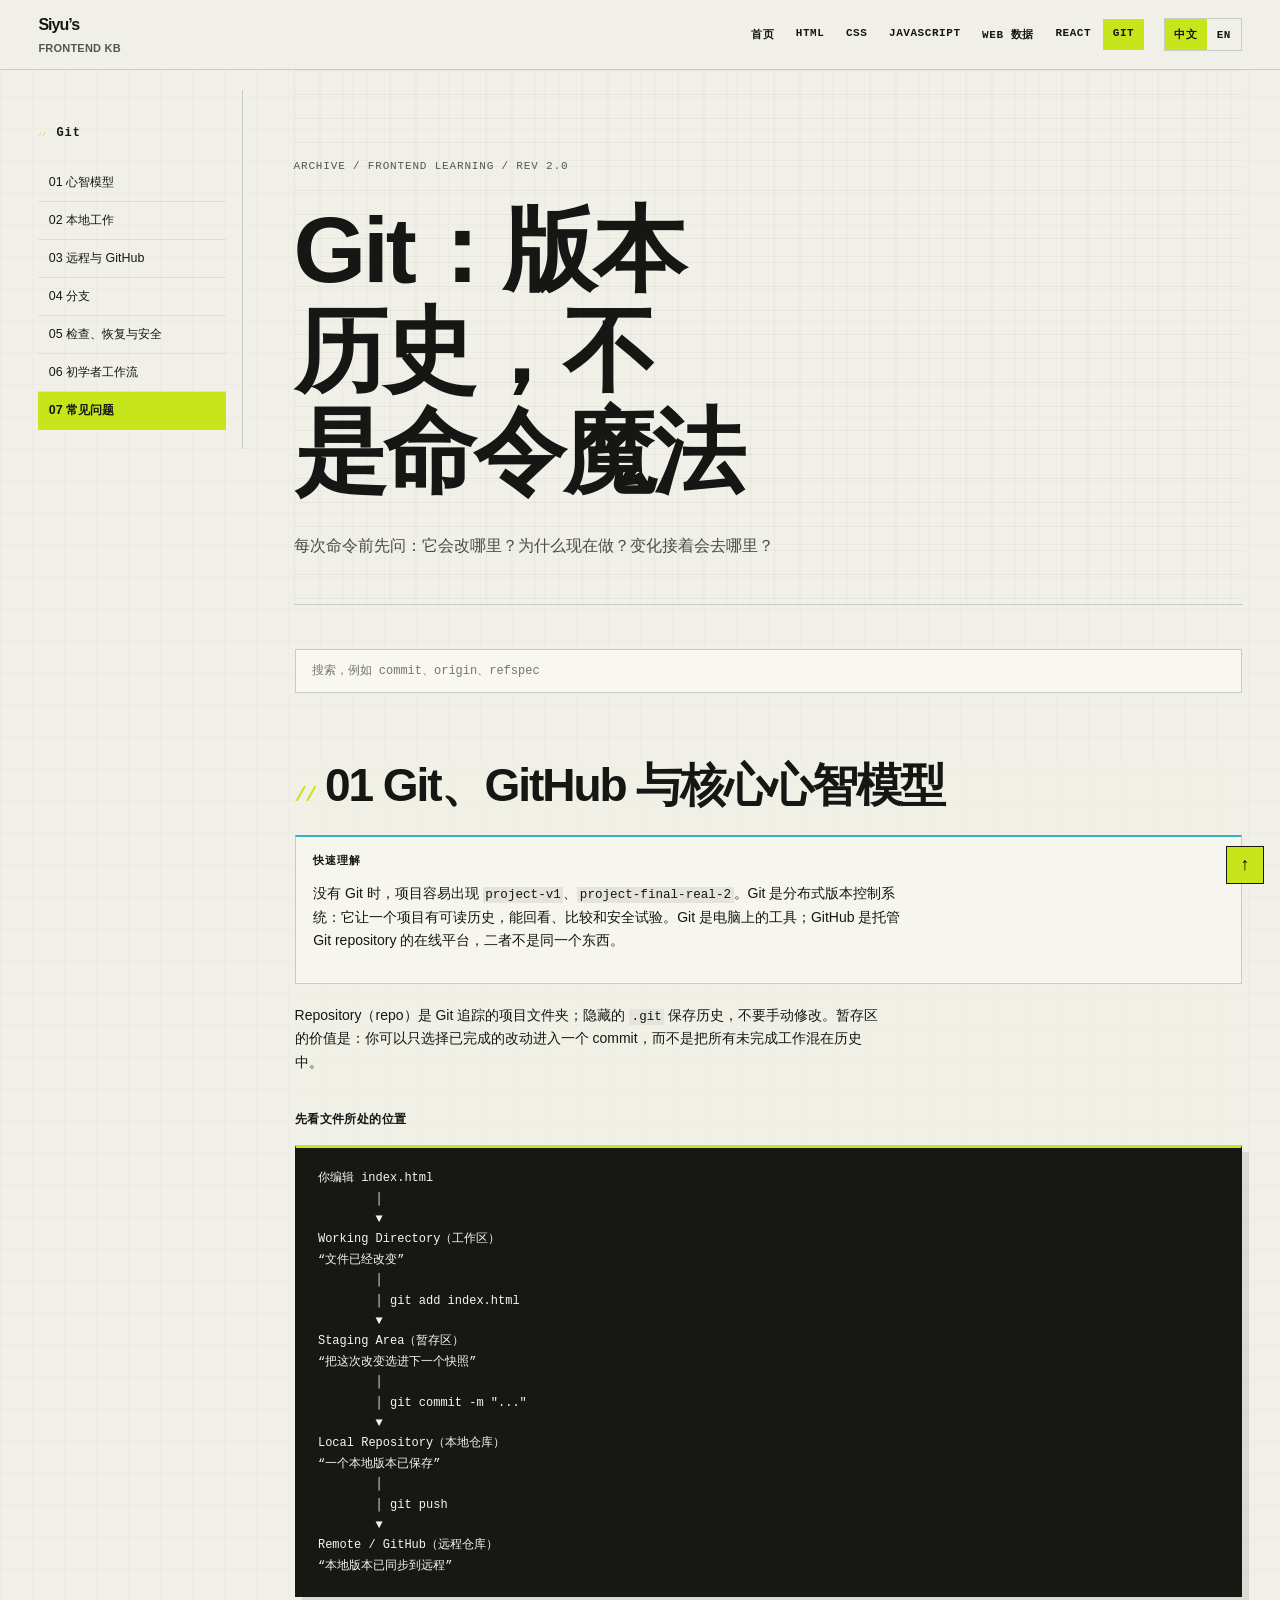
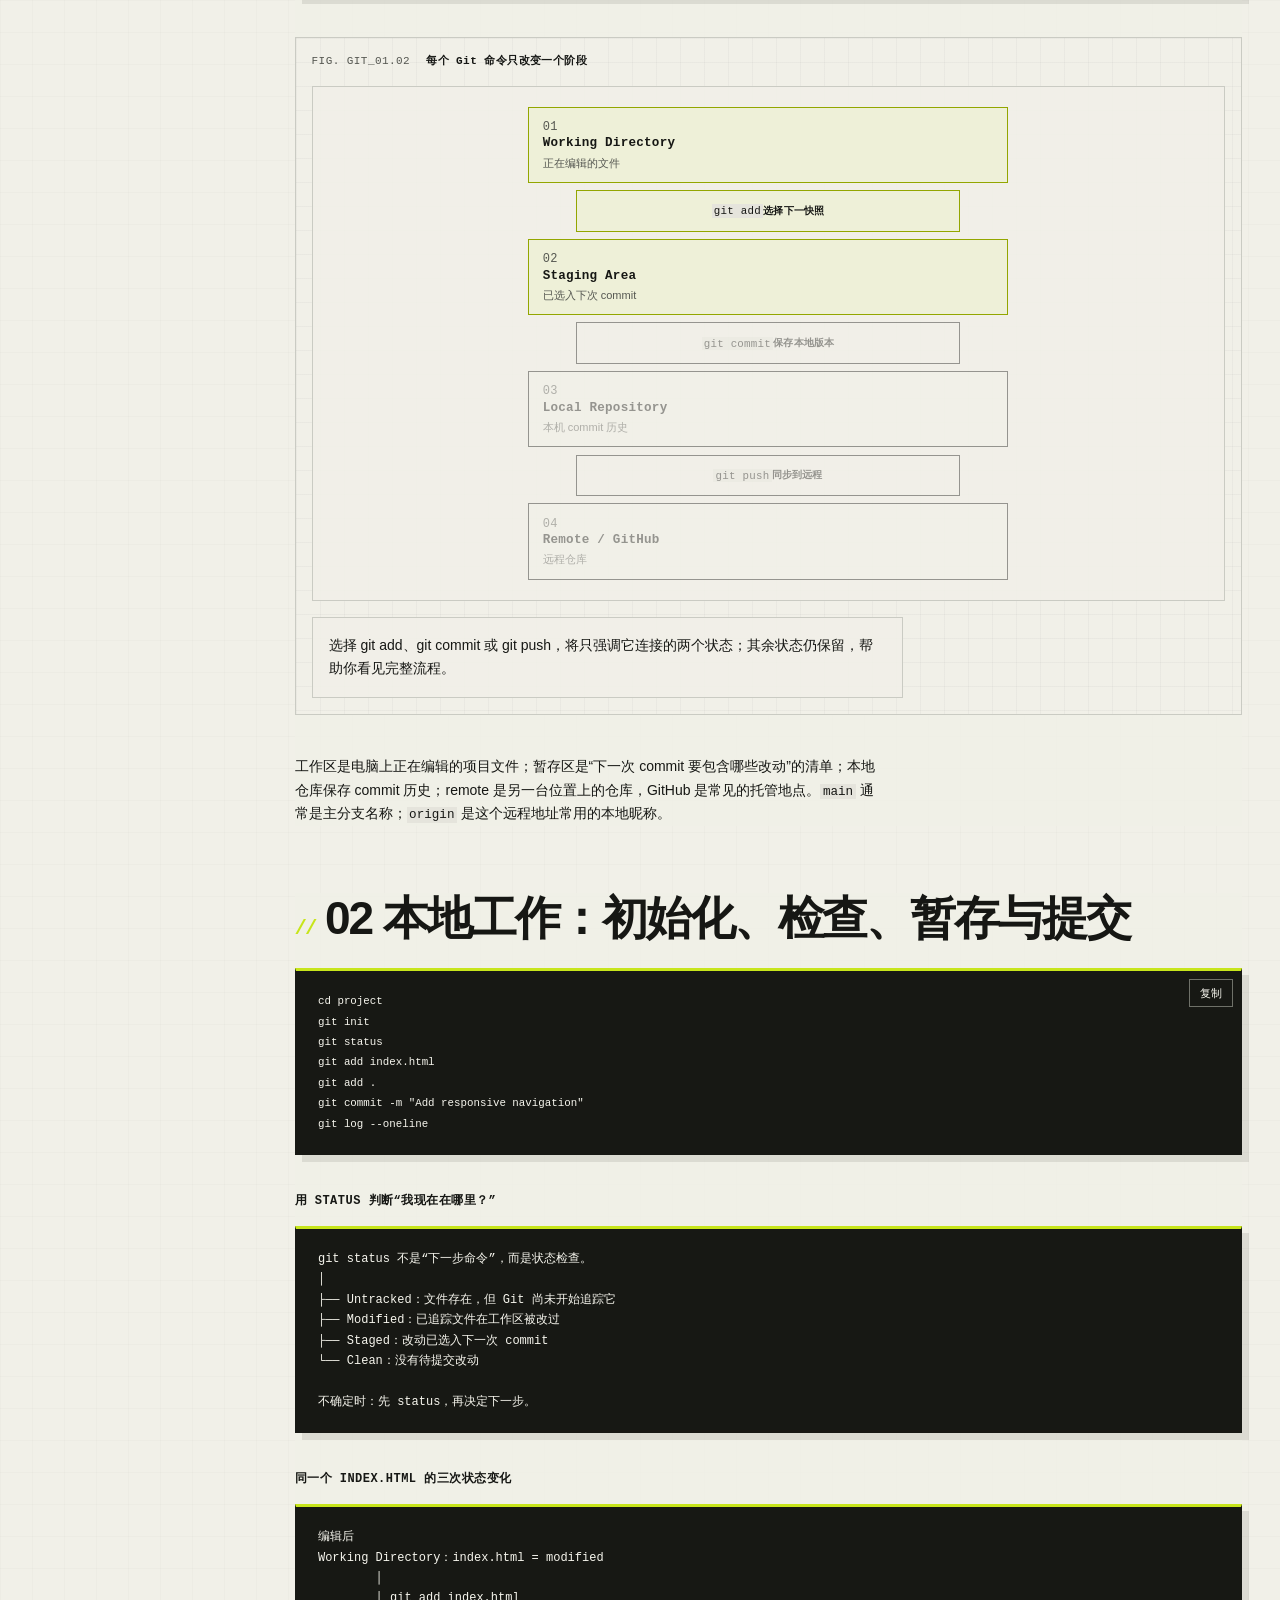
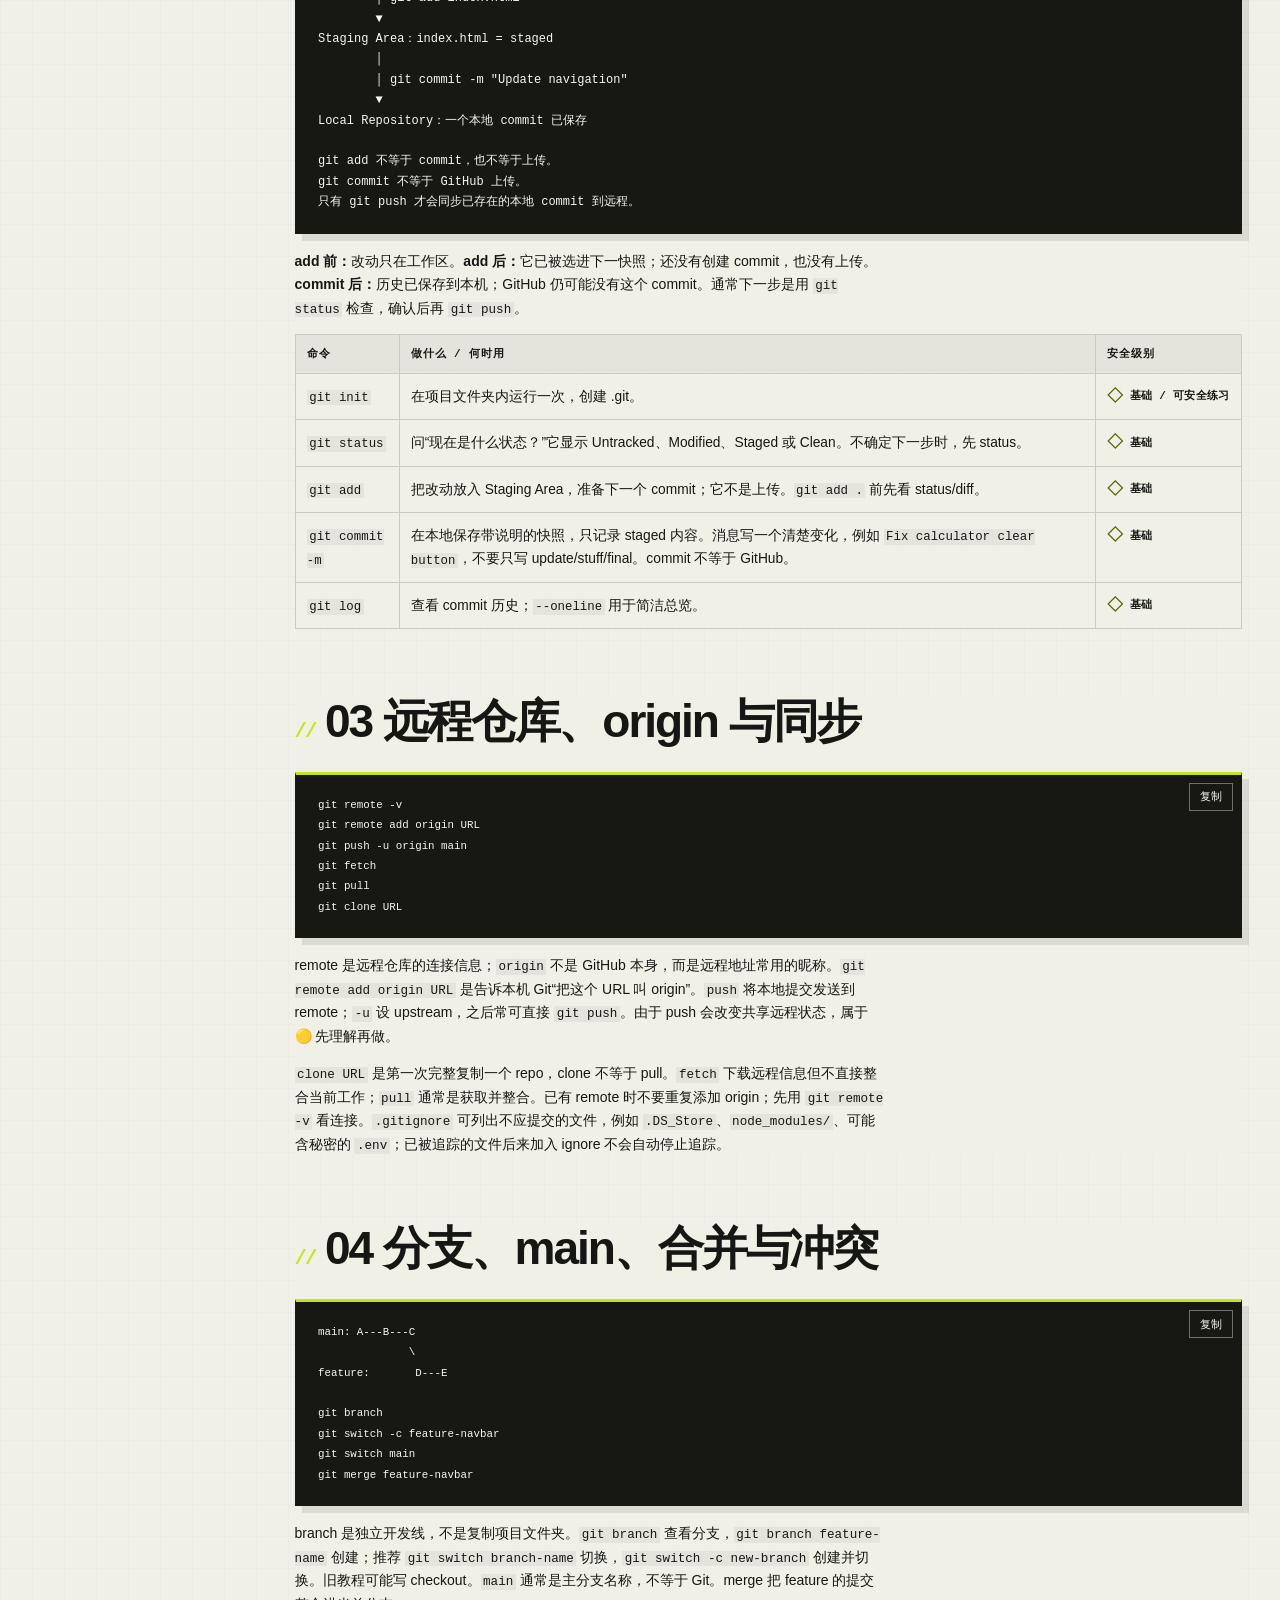
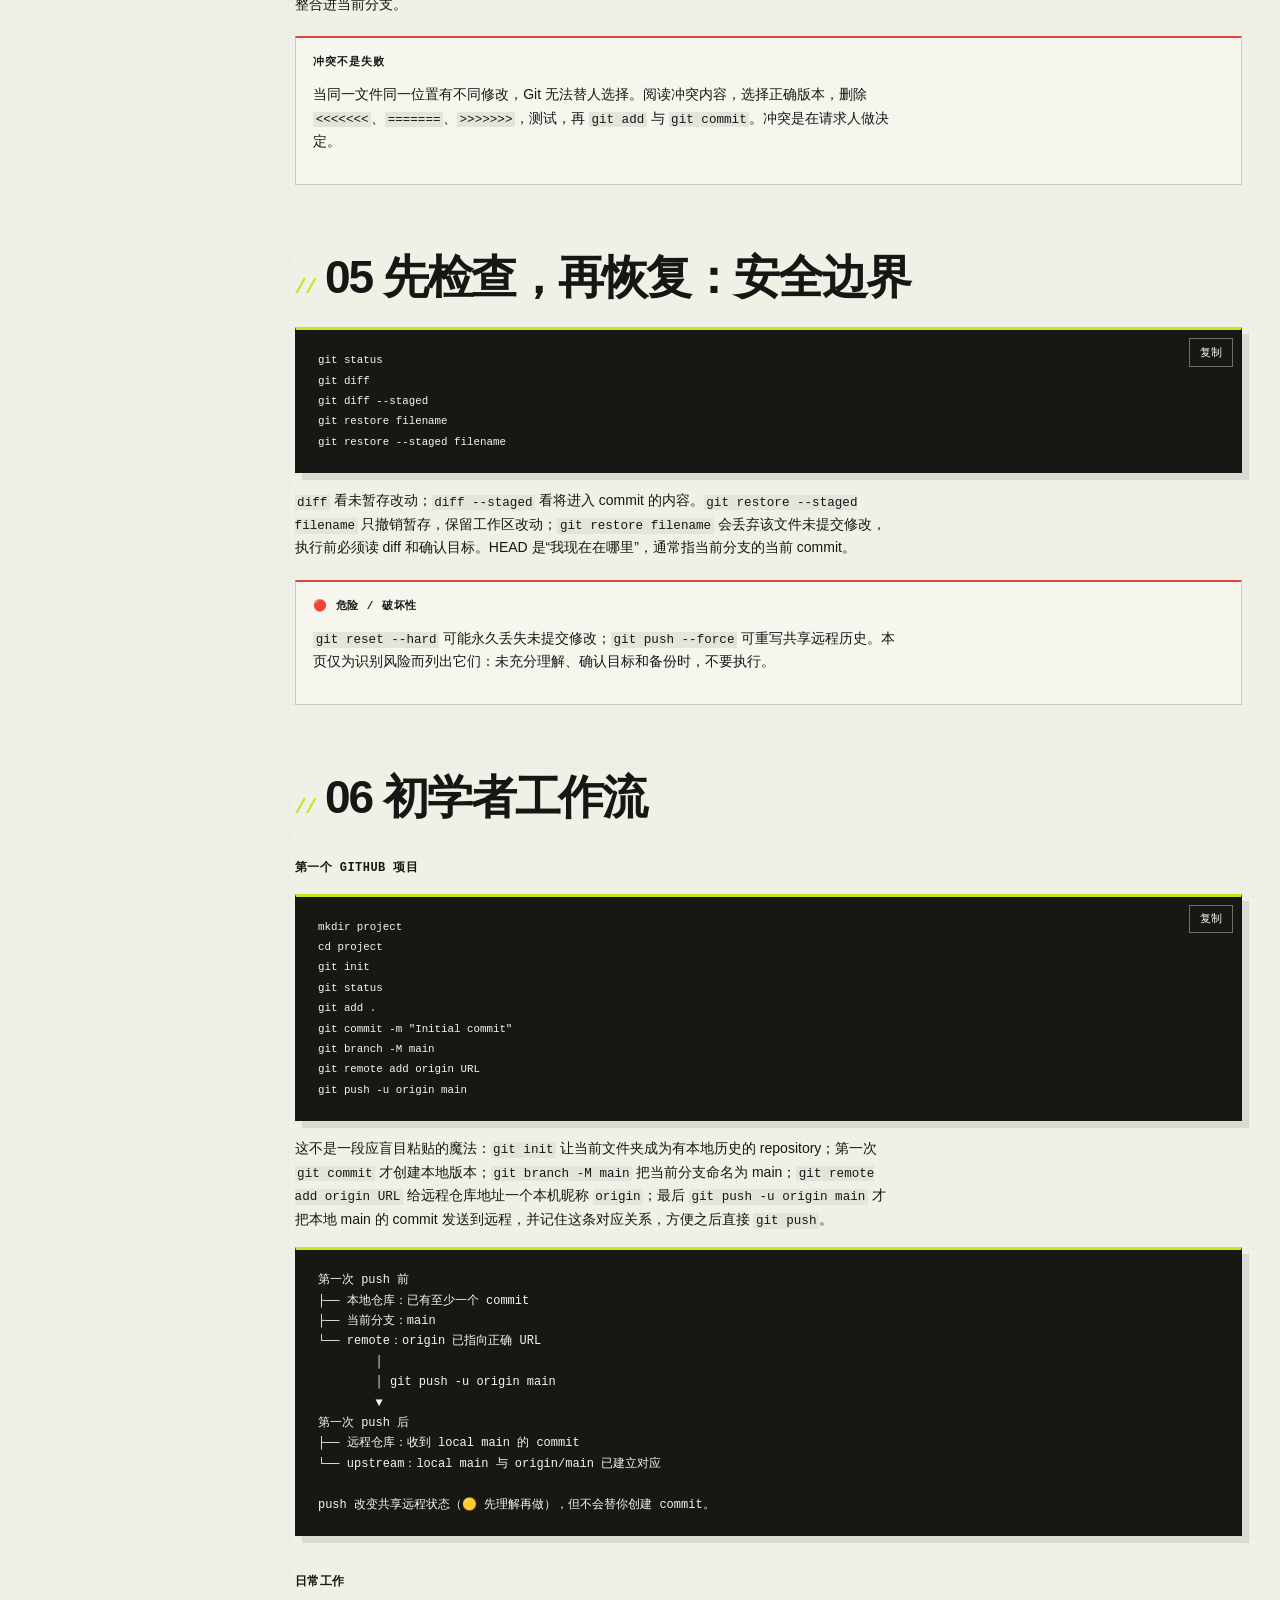
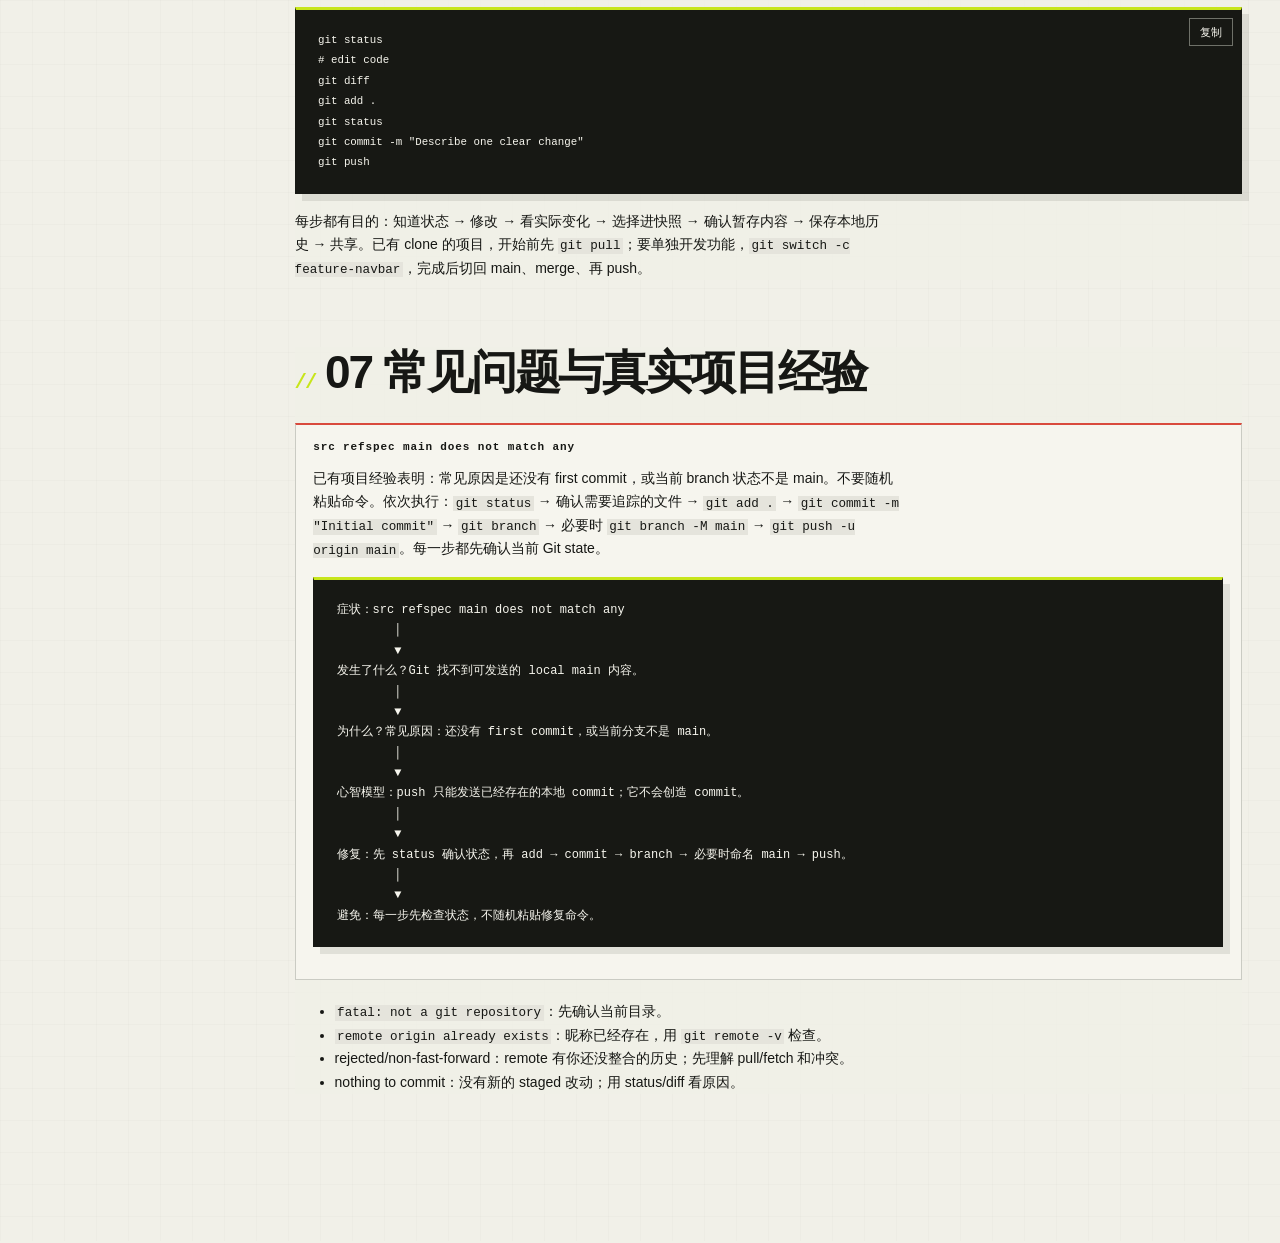
<file: pages/git.html>
<!doctype html>
<html lang="zh-CN">
<head>
<meta charset="utf-8">
<meta name="viewport" content="width=device-width,initial-scale=1">
<title>Git 笔记｜Siyu 的前端知识库</title>
<link rel="stylesheet" href="../assets/css/notes.css">
</head>
<body data-title data-zh="Git 笔记｜Siyu 的前端知识库" data-en="Git Notes | Siyu's Frontend Knowledge Base">
<div class="progress">
</div>
<a class="skip" href="#main" data-zh="跳到内容" data-en="Skip to content">跳到内容</a>
<header class="topbar">
<a class="brand" href="../index.html">Siyu’s <span>Frontend KB</span>
</a>
<nav class="tabs" data-zh-aria-label="主导航" data-en-aria-label="Primary navigation" aria-label="主导航">
<a href="../index.html" data-zh="首页" data-en="Home">首页</a>
<a href="html.html">HTML</a>
<a href="css.html">CSS</a>
<a href="javascript.html">JavaScript</a>
<a href="web-data.html" data-zh="Web 数据" data-en="Web Data">Web 数据</a>
<a href="react.html">React</a>
<a aria-current="page" href="git.html">Git</a>
</nav>
<div class="lang">
<button data-lang="zh">中文</button>
<button data-lang="en">EN</button>
</div>
</header>
<div class="layout">
<aside class="sidebar">
<h2>Git</h2>
<nav data-zh-aria-label="Git 章节" data-en-aria-label="Git sections" aria-label="Git 章节">
<a href="#model" data-zh="01 心智模型" data-en="01 Mental model">01 心智模型</a>
<a href="#local" data-zh="02 本地工作" data-en="02 Local work">02 本地工作</a>
<a href="#remote" data-zh="03 远程与 GitHub" data-en="03 Remote and GitHub">03 远程与 GitHub</a>
<a href="#branch" data-zh="04 分支" data-en="04 Branches">04 分支</a>
<a href="#safe" data-zh="05 检查、恢复与安全" data-en="05 Inspect, recovery, and safety">05 检查、恢复与安全</a>
<a href="#workflows" data-zh="06 初学者工作流" data-en="06 Beginner workflows">06 初学者工作流</a>
<a href="#errors" data-zh="07 常见问题" data-en="07 Common problems">07 常见问题</a>
</nav>
</aside>
<main id="main">
<header class="hero">
<h1 data-zh="Git：版本历史，不是命令魔法" data-en="Git: version history, not command magic">Git：版本历史，不是命令魔法</h1>
<p data-zh="每次命令前先问：它会改哪里？为什么现在做？变化接着会去哪里？" data-en="Before each command, ask: what will it change, why now, and where do the changes go next?">每次命令前先问：它会改哪里？为什么现在做？变化接着会去哪里？</p>
</header>
<div class="search-wrap">
<label class="skip" for="site-search" data-zh="搜索 Git 笔记" data-en="Search Git notes">搜索 Git 笔记</label>
<input id="site-search" type="search" data-zh-placeholder="搜索，例如 commit、origin、refspec" data-en-placeholder="Search, for example commit, origin, refspec" placeholder="搜索，例如 commit、origin、refspec">
<p id="search-result" class="search-result">
</p>
</div>
<section id="model" data-section>
<h2 data-zh="01 Git、GitHub 与核心心智模型" data-en="01 Git, GitHub, and the core mental model">01 Git、GitHub 与核心心智模型</h2>
<div class="card">
<strong data-zh="快速理解" data-en="Quick understanding">快速理解</strong>
<p data-zh="没有 Git 时，项目容易出现 <code>project-v1</code>、<code>project-final-real-2</code>。Git 是分布式版本控制系统：它让一个项目有可读历史，能回看、比较和安全试验。Git 是电脑上的工具；GitHub 是托管 Git repository 的在线平台，二者不是同一个东西。" data-en="Without Git, a project can turn into <code>project-v1</code> and <code>project-final-real-2</code>. Git is a distributed version control system: one project has readable history, so you can review, compare, and experiment safely. Git is the tool on your computer; GitHub is an online platform that hosts Git repositories. They are not the same thing.">没有 Git 时，项目容易出现 <code>project-v1</code>、<code>project-final-real-2</code>。Git 是分布式版本控制系统：它让一个项目有可读历史，能回看、比较和安全试验。Git 是电脑上的工具；GitHub 是托管 Git repository 的在线平台，二者不是同一个东西。</p>
</div>
<p data-zh="Repository（repo）是 Git 追踪的项目文件夹；隐藏的 <code>.git</code> 保存历史，不要手动修改。暂存区的价值是：你可以只选择已完成的改动进入一个 commit，而不是把所有未完成工作混在历史中。" data-en="A repository (repo) is a project folder tracked by Git; hidden <code>.git</code> stores its history and should not be edited manually. The staging area lets you select only completed changes for a commit instead of mixing unfinished work into history.">Repository（repo）是 Git 追踪的项目文件夹；隐藏的 <code>.git</code> 保存历史，不要手动修改。暂存区的价值是：你可以只选择已完成的改动进入一个 commit，而不是把所有未完成工作混在历史中。</p>
<h3 data-zh="先看文件所处的位置" data-en="First, see where the file is">先看文件所处的位置</h3>
<pre data-zh="你编辑 index.html&#10;        │&#10;        ▼&#10;Working Directory（工作区）&#10;“文件已经改变”&#10;        │&#10;        │ git add index.html&#10;        ▼&#10;Staging Area（暂存区）&#10;“把这次改变选进下一个快照”&#10;        │&#10;        │ git commit -m &quot;...&quot;&#10;        ▼&#10;Local Repository（本地仓库）&#10;“一个本地版本已保存”&#10;        │&#10;        │ git push&#10;        ▼&#10;Remote / GitHub（远程仓库）&#10;“本地版本已同步到远程”" data-en="You edit index.html&#10;        │&#10;        ▼&#10;Working Directory&#10;“the file has changed”&#10;        │&#10;        │ git add index.html&#10;        ▼&#10;Staging Area&#10;“include this change in the next snapshot”&#10;        │&#10;        │ git commit -m &quot;...&quot;&#10;        ▼&#10;Local Repository&#10;“a local version is saved”&#10;        │&#10;        │ git push&#10;        ▼&#10;Remote / GitHub&#10;“the local version is synchronized remotely”">你编辑 index.html
        │
        ▼
Working Directory（工作区）
“文件已经改变”
        │
        │ git add index.html
        ▼
Staging Area（暂存区）
“把这次改变选进下一个快照”
        │
        │ git commit -m "..."
        ▼
Local Repository（本地仓库）
“一个本地版本已保存”
        │
        │ git push
        ▼
Remote / GitHub（远程仓库）
“本地版本已同步到远程”</pre>
<figure class="knowledge-diagram git-diagram" data-diagram="git" aria-labelledby="git-figure-title">
<figcaption id="git-figure-title"><span>FIG. GIT_01.02</span><strong data-zh="每个 Git 命令只改变一个阶段" data-en="Each Git command changes one stage">每个 Git 命令只改变一个阶段</strong></figcaption>
<div class="diagram-stage git-stages" role="group" data-zh-aria-label="Git 状态流关系图" data-en-aria-label="Git state-flow relationship" aria-label="Git 状态流关系图">
<div class="diagram-node git-node" data-state="working"><b>01</b><strong>Working Directory</strong><small data-zh="正在编辑的文件" data-en="files you are editing">正在编辑的文件</small></div>
<button type="button" class="diagram-command" data-command="add" aria-pressed="false"><code>git add</code><small data-zh="选择下一快照" data-en="select next snapshot">选择下一快照</small></button>
<div class="diagram-node git-node" data-state="staging"><b>02</b><strong>Staging Area</strong><small data-zh="已选入下次 commit" data-en="selected for next commit">已选入下次 commit</small></div>
<button type="button" class="diagram-command" data-command="commit" aria-pressed="false"><code>git commit</code><small data-zh="保存本地版本" data-en="save local version">保存本地版本</small></button>
<div class="diagram-node git-node" data-state="local"><b>03</b><strong>Local Repository</strong><small data-zh="本机 commit 历史" data-en="commit history on this computer">本机 commit 历史</small></div>
<button type="button" class="diagram-command" data-command="push" aria-pressed="false"><code>git push</code><small data-zh="同步到远程" data-en="synchronize remotely">同步到远程</small></button>
<div class="diagram-node git-node" data-state="remote"><b>04</b><strong>Remote / GitHub</strong><small data-zh="远程仓库" data-en="remote repository">远程仓库</small></div>
</div>
<p class="diagram-explain" aria-live="polite" data-zh="选择 git add、git commit 或 git push，将只强调它连接的两个状态；其余状态仍保留，帮助你看见完整流程。" data-en="Select git add, git commit, or git push to focus its two connected states; the other states remain visible so the full workflow stays clear.">选择 git add、git commit 或 git push，将只强调它连接的两个状态；其余状态仍保留，帮助你看见完整流程。</p>
</figure>
<p data-zh="工作区是电脑上正在编辑的项目文件；暂存区是“下一次 commit 要包含哪些改动”的清单；本地仓库保存 commit 历史；remote 是另一台位置上的仓库，GitHub 是常见的托管地点。<code>main</code> 通常是主分支名称；<code>origin</code> 是这个远程地址常用的本地昵称。" data-en="The working directory is the project files you edit on your computer; the staging area is the list of changes to include in the next commit; the local repository stores commit history; a remote is a repository elsewhere, and GitHub is a common host. <code>main</code> is usually the primary branch name; <code>origin</code> is the common local nickname for that remote address.">工作区是电脑上正在编辑的项目文件；暂存区是“下一次 commit 要包含哪些改动”的清单；本地仓库保存 commit 历史；remote 是另一台位置上的仓库，GitHub 是常见的托管地点。<code>main</code> 通常是主分支名称；<code>origin</code> 是这个远程地址常用的本地昵称。</p>
</section>
<section id="local" data-section>
<h2 data-zh="02 本地工作：初始化、检查、暂存与提交" data-en="02 Local work: initialize, inspect, stage, and commit">02 本地工作：初始化、检查、暂存与提交</h2>
<pre>
<code>cd project
git init
git status
git add index.html
git add .
git commit -m "Add responsive navigation"
git log --oneline</code>
</pre>
<h3 data-zh="用 status 判断“我现在在哪里？”" data-en="Use status to ask “where am I now?”">用 status 判断“我现在在哪里？”</h3>
<pre data-zh="git status 不是“下一步命令”，而是状态检查。&#10;│&#10;├── Untracked：文件存在，但 Git 尚未开始追踪它&#10;├── Modified：已追踪文件在工作区被改过&#10;├── Staged：改动已选入下一次 commit&#10;└── Clean：没有待提交改动&#10;&#10;不确定时：先 status，再决定下一步。" data-en="git status is not “the next command”; it checks state.&#10;│&#10;├── Untracked: the file exists, but Git does not track it yet&#10;├── Modified: a tracked file changed in the working directory&#10;├── Staged: the change is selected for the next commit&#10;└── Clean: there are no changes waiting to be committed&#10;&#10;When unsure: run status, then decide the next step.">git status 不是“下一步命令”，而是状态检查。
│
├── Untracked：文件存在，但 Git 尚未开始追踪它
├── Modified：已追踪文件在工作区被改过
├── Staged：改动已选入下一次 commit
└── Clean：没有待提交改动

不确定时：先 status，再决定下一步。</pre>
<h3 data-zh="同一个 index.html 的三次状态变化" data-en="Three state changes for the same index.html">同一个 index.html 的三次状态变化</h3>
<pre data-zh="编辑后&#10;Working Directory：index.html = modified&#10;        │&#10;        │ git add index.html&#10;        ▼&#10;Staging Area：index.html = staged&#10;        │&#10;        │ git commit -m &quot;Update navigation&quot;&#10;        ▼&#10;Local Repository：一个本地 commit 已保存&#10;&#10;git add 不等于 commit，也不等于上传。&#10;git commit 不等于 GitHub 上传。&#10;只有 git push 才会同步已存在的本地 commit 到远程。" data-en="After editing&#10;Working Directory: index.html = modified&#10;        │&#10;        │ git add index.html&#10;        ▼&#10;Staging Area: index.html = staged&#10;        │&#10;        │ git commit -m &quot;Update navigation&quot;&#10;        ▼&#10;Local Repository: a local commit is saved&#10;&#10;git add is not commit and not upload.&#10;git commit is not a GitHub upload.&#10;Only git push synchronizes an existing local commit to the remote.">编辑后
Working Directory：index.html = modified
        │
        │ git add index.html
        ▼
Staging Area：index.html = staged
        │
        │ git commit -m "Update navigation"
        ▼
Local Repository：一个本地 commit 已保存

git add 不等于 commit，也不等于上传。
git commit 不等于 GitHub 上传。
只有 git push 才会同步已存在的本地 commit 到远程。</pre>
<p data-zh="<strong>add 前：</strong>改动只在工作区。<strong>add 后：</strong>它已被选进下一快照；还没有创建 commit，也没有上传。<strong>commit 后：</strong>历史已保存到本机；GitHub 仍可能没有这个 commit。通常下一步是用 <code>git status</code> 检查，确认后再 <code>git push</code>。" data-en="<strong>Before add:</strong> the change is only in the working directory. <strong>After add:</strong> it is selected for the next snapshot; no commit exists and nothing is uploaded. <strong>After commit:</strong> history is saved on this computer; GitHub may still not have that commit. The usual next step is <code>git status</code>, then <code>git push</code> after confirming."><strong>add 前：</strong>改动只在工作区。<strong>add 后：</strong>它已被选进下一快照；还没有创建 commit，也没有上传。<strong>commit 后：</strong>历史已保存到本机；GitHub 仍可能没有这个 commit。通常下一步是用 <code>git status</code> 检查，确认后再 <code>git push</code>。</p>
<table class="compare">
<tr>
<th data-zh="命令" data-en="Command">命令</th>
<th data-zh="做什么 / 何时用" data-en="What it does / when to use it">做什么 / 何时用</th>
<th data-zh="安全级别" data-en="Safety">安全级别</th>
</tr>
<tr>
<td>
<code>git init</code>
</td>
<td data-zh="在项目文件夹内运行一次，创建 .git。" data-en="Run once in a project folder to create .git.">在项目文件夹内运行一次，创建 .git。</td>
<td><span class="tech-marker foundation"><b aria-hidden="true">◇</b><span data-zh="基础 / 可安全练习" data-en="Foundation / safe to practise">基础 / 可安全练习</span></span>
</td>
</tr>
<tr>
<td>
<code>git status</code>
</td>
<td data-zh="问“现在是什么状态？”它显示 Untracked、Modified、Staged 或 Clean。不确定下一步时，先 status。" data-en="Ask “what is my state?” It shows Untracked, Modified, Staged, or Clean. When unsure, status first.">问“现在是什么状态？”它显示 Untracked、Modified、Staged 或 Clean。不确定下一步时，先 status。</td>
<td><span class="tech-marker foundation"><b aria-hidden="true">◇</b><span data-zh="基础" data-en="Foundation">基础</span></span></td>
</tr>
<tr>
<td>
<code>git add</code>
</td>
<td data-zh="把改动放入 Staging Area，准备下一个 commit；它不是上传。<code>git add .</code> 前先看 status/diff。" data-en="Put changes in the Staging Area for the next commit; it is not upload. Inspect status/diff before <code>git add .</code>.">把改动放入 Staging Area，准备下一个 commit；它不是上传。<code>git add .</code> 前先看 status/diff。</td>
<td><span class="tech-marker foundation"><b aria-hidden="true">◇</b><span data-zh="基础" data-en="Foundation">基础</span></span></td>
</tr>
<tr>
<td>
<code>git commit -m</code>
</td>
<td data-zh="在本地保存带说明的快照，只记录 staged 内容。消息写一个清楚变化，例如 <code>Fix calculator clear button</code>，不要只写 update/stuff/final。commit 不等于 GitHub。" data-en="Save a named local snapshot, recording staged content only. Describe one clear change, for example <code>Fix calculator clear button</code>, not merely update/stuff/final. A commit is not GitHub.">在本地保存带说明的快照，只记录 staged 内容。消息写一个清楚变化，例如 <code>Fix calculator clear button</code>，不要只写 update/stuff/final。commit 不等于 GitHub。</td>
<td><span class="tech-marker foundation"><b aria-hidden="true">◇</b><span data-zh="基础" data-en="Foundation">基础</span></span></td>
</tr>
<tr>
<td>
<code>git log</code>
</td>
<td data-zh="查看 commit 历史；<code>--oneline</code> 用于简洁总览。" data-en="View commit history; <code>--oneline</code> is a compact overview.">查看 commit 历史；<code>--oneline</code> 用于简洁总览。</td>
<td><span class="tech-marker foundation"><b aria-hidden="true">◇</b><span data-zh="基础" data-en="Foundation">基础</span></span></td>
</tr>
</table>
</section>
<section id="remote" data-section>
<h2 data-zh="03 远程仓库、origin 与同步" data-en="03 Remote repositories, origin, and synchronization">03 远程仓库、origin 与同步</h2>
<pre>
<code>git remote -v
git remote add origin URL
git push -u origin main
git fetch
git pull
git clone URL</code>
</pre>
<p data-zh="remote 是远程仓库的连接信息；<code>origin</code> 不是 GitHub 本身，而是远程地址常用的昵称。<code>git remote add origin URL</code> 是告诉本机 Git“把这个 URL 叫 origin”。<code>push</code> 将本地提交发送到 remote；<code>-u</code> 设 upstream，之后常可直接 <code>git push</code>。由于 push 会改变共享远程状态，属于 🟡 先理解再做。" data-en="A remote is connection information for a remote repository; <code>origin</code> is not GitHub itself, but a common nickname for the remote address. <code>git remote add origin URL</code> tells local Git “call this URL origin.” <code>push</code> sends local commits to the remote; <code>-u</code> sets upstream so later <code>git push</code> often works. Because push changes shared remote state, it is 🟡 Understand First.">remote 是远程仓库的连接信息；<code>origin</code> 不是 GitHub 本身，而是远程地址常用的昵称。<code>git remote add origin URL</code> 是告诉本机 Git“把这个 URL 叫 origin”。<code>push</code> 将本地提交发送到 remote；<code>-u</code> 设 upstream，之后常可直接 <code>git push</code>。由于 push 会改变共享远程状态，属于 🟡 先理解再做。</p>
<p data-zh="<code>clone URL</code> 是第一次完整复制一个 repo，clone 不等于 pull。<code>fetch</code> 下载远程信息但不直接整合当前工作；<code>pull</code> 通常是获取并整合。已有 remote 时不要重复添加 origin；先用 <code>git remote -v</code> 看连接。<code>.gitignore</code> 可列出不应提交的文件，例如 <code>.DS_Store</code>、<code>node_modules/</code>、可能含秘密的 <code>.env</code>；已被追踪的文件后来加入 ignore 不会自动停止追踪。" data-en="<code>clone URL</code> is the first complete copy of a repo; clone is not pull. <code>fetch</code> downloads remote information without directly integrating current work; <code>pull</code> usually fetches and integrates. When origin already exists, do not add it again; inspect the connection with <code>git remote -v</code>. <code>.gitignore</code> can list files that should not be committed, such as <code>.DS_Store</code>, <code>node_modules/</code>, and potentially secret-bearing <code>.env</code>; a file already tracked does not automatically stop tracking after being added to ignore.">
<code>clone URL</code> 是第一次完整复制一个 repo，clone 不等于 pull。<code>fetch</code> 下载远程信息但不直接整合当前工作；<code>pull</code> 通常是获取并整合。已有 remote 时不要重复添加 origin；先用 <code>git remote -v</code> 看连接。<code>.gitignore</code> 可列出不应提交的文件，例如 <code>.DS_Store</code>、<code>node_modules/</code>、可能含秘密的 <code>.env</code>；已被追踪的文件后来加入 ignore 不会自动停止追踪。</p>
</section>
<section id="branch" data-section>
<h2 data-zh="04 分支、main、合并与冲突" data-en="04 Branches, main, merge, and conflicts">04 分支、main、合并与冲突</h2>
<pre>
<code>main: A---B---C
              \
feature:       D---E

git branch
git switch -c feature-navbar
git switch main
git merge feature-navbar</code>
</pre>
<p data-zh="branch 是独立开发线，不是复制项目文件夹。<code>git branch</code> 查看分支，<code>git branch feature-name</code> 创建；推荐 <code>git switch branch-name</code> 切换，<code>git switch -c new-branch</code> 创建并切换。旧教程可能写 checkout。<code>main</code> 通常是主分支名称，不等于 Git。merge 把 feature 的提交整合进当前分支。" data-en="A branch is an independent line of development, not a copied project folder. <code>git branch</code> lists branches and <code>git branch feature-name</code> creates one; prefer <code>git switch branch-name</code> to switch and <code>git switch -c new-branch</code> to create and switch. Older tutorials may use checkout. <code>main</code> is usually the primary branch name, not Git itself. Merge integrates a feature branch’s commits into the current branch.">branch 是独立开发线，不是复制项目文件夹。<code>git branch</code> 查看分支，<code>git branch feature-name</code> 创建；推荐 <code>git switch branch-name</code> 切换，<code>git switch -c new-branch</code> 创建并切换。旧教程可能写 checkout。<code>main</code> 通常是主分支名称，不等于 Git。merge 把 feature 的提交整合进当前分支。</p>
<div class="card pitfall">
<strong data-zh="冲突不是失败" data-en="A conflict is not failure">冲突不是失败</strong>
<p data-zh="当同一文件同一位置有不同修改，Git 无法替人选择。阅读冲突内容，选择正确版本，删除 <code>&lt;&lt;&lt;&lt;&lt;&lt;&lt;</code>、<code>=======</code>、<code>&gt;&gt;&gt;&gt;&gt;&gt;&gt;</code>，测试，再 <code>git add</code> 与 <code>git commit</code>。冲突是在请求人做决定。" data-en="When different edits occupy the same file location, Git cannot choose for a person. Read the conflict, choose the correct content, remove <code>&lt;&lt;&lt;&lt;&lt;&lt;&lt;</code>, <code>=======</code>, and <code>&gt;&gt;&gt;&gt;&gt;&gt;&gt;</code>, test, then <code>git add</code> and <code>git commit</code>. A conflict asks a human to decide.">当同一文件同一位置有不同修改，Git 无法替人选择。阅读冲突内容，选择正确版本，删除 <code>&lt;&lt;&lt;&lt;&lt;&lt;&lt;</code>、<code>=======</code>、<code>&gt;&gt;&gt;&gt;&gt;&gt;&gt;</code>，测试，再 <code>git add</code> 与 <code>git commit</code>。冲突是在请求人做决定。</p>
</div>
</section>
<section id="safe" data-section>
<h2 data-zh="05 先检查，再恢复：安全边界" data-en="05 Inspect first, then recover: safety boundaries">05 先检查，再恢复：安全边界</h2>
<pre>
<code>git status
git diff
git diff --staged
git restore filename
git restore --staged filename</code>
</pre>
<p data-zh="<code>diff</code> 看未暂存改动；<code>diff --staged</code> 看将进入 commit 的内容。<code>git restore --staged filename</code> 只撤销暂存，保留工作区改动；<code>git restore filename</code> 会丢弃该文件未提交修改，执行前必须读 diff 和确认目标。HEAD 是“我现在在哪里”，通常指当前分支的当前 commit。" data-en="<code>diff</code> shows unstaged changes; <code>diff --staged</code> shows content going into a commit. <code>git restore --staged filename</code> only unstages and retains working changes; <code>git restore filename</code> discards uncommitted changes in that file, so read diff and confirm the target first. HEAD is “where am I now?” and usually points to the current commit of the current branch.">
<code>diff</code> 看未暂存改动；<code>diff --staged</code> 看将进入 commit 的内容。<code>git restore --staged filename</code> 只撤销暂存，保留工作区改动；<code>git restore filename</code> 会丢弃该文件未提交修改，执行前必须读 diff 和确认目标。HEAD 是“我现在在哪里”，通常指当前分支的当前 commit。</p>
<div class="card danger">
<strong data-zh="🔴 危险 / 破坏性" data-en="🔴 Danger / destructive">🔴 危险 / 破坏性</strong>
<p data-zh="<code>git reset --hard</code> 可能永久丢失未提交修改；<code>git push --force</code> 可重写共享远程历史。本页仅为识别风险而列出它们：未充分理解、确认目标和备份时，不要执行。" data-en="<code>git reset --hard</code> can permanently lose uncommitted changes; <code>git push --force</code> can rewrite shared remote history. This page lists them only for risk recognition: do not run them without understanding, confirming the target, and having a backup.">
<code>git reset --hard</code> 可能永久丢失未提交修改；<code>git push --force</code> 可重写共享远程历史。本页仅为识别风险而列出它们：未充分理解、确认目标和备份时，不要执行。</p>
</div>
</section>
<section id="workflows" data-section>
<h2 data-zh="06 初学者工作流" data-en="06 Beginner workflows">06 初学者工作流</h2>
<h3 data-zh="第一个 GitHub 项目" data-en="First GitHub project">第一个 GitHub 项目</h3>
<pre>
<code>mkdir project
cd project
git init
git status
git add .
git commit -m "Initial commit"
git branch -M main
git remote add origin URL
git push -u origin main</code>
</pre>
<p data-zh="这不是一段应盲目粘贴的魔法：<code>git init</code> 让当前文件夹成为有本地历史的 repository；第一次 <code>git commit</code> 才创建本地版本；<code>git branch -M main</code> 把当前分支命名为 main；<code>git remote add origin URL</code> 给远程仓库地址一个本机昵称 <code>origin</code>；最后 <code>git push -u origin main</code> 才把本地 main 的 commit 发送到远程，并记住这条对应关系，方便之后直接 <code>git push</code>。" data-en="This is not magic to paste blindly: <code>git init</code> makes the current folder a repository with local history; the first <code>git commit</code> creates a local version; <code>git branch -M main</code> names the current branch main; <code>git remote add origin URL</code> gives the remote repository address a local nickname, <code>origin</code>; finally, <code>git push -u origin main</code> sends commits from local main to the remote and remembers that relationship, so later <code>git push</code> can work directly.">这不是一段应盲目粘贴的魔法：<code>git init</code> 让当前文件夹成为有本地历史的 repository；第一次 <code>git commit</code> 才创建本地版本；<code>git branch -M main</code> 把当前分支命名为 main；<code>git remote add origin URL</code> 给远程仓库地址一个本机昵称 <code>origin</code>；最后 <code>git push -u origin main</code> 才把本地 main 的 commit 发送到远程，并记住这条对应关系，方便之后直接 <code>git push</code>。</p>
<pre data-zh="第一次 push 前&#10;├── 本地仓库：已有至少一个 commit&#10;├── 当前分支：main&#10;└── remote：origin 已指向正确 URL&#10;        │&#10;        │ git push -u origin main&#10;        ▼&#10;第一次 push 后&#10;├── 远程仓库：收到 local main 的 commit&#10;└── upstream：local main 与 origin/main 已建立对应&#10;&#10;push 改变共享远程状态（🟡 先理解再做），但不会替你创建 commit。" data-en="Before the first push&#10;├── local repository: at least one commit exists&#10;├── current branch: main&#10;└── remote: origin points to the correct URL&#10;        │&#10;        │ git push -u origin main&#10;        ▼&#10;After the first push&#10;├── remote repository: receives commits from local main&#10;└── upstream: local main and origin/main are connected&#10;&#10;push changes shared remote state (🟡 Understand First), but does not create a commit for you.">第一次 push 前
├── 本地仓库：已有至少一个 commit
├── 当前分支：main
└── remote：origin 已指向正确 URL
        │
        │ git push -u origin main
        ▼
第一次 push 后
├── 远程仓库：收到 local main 的 commit
└── upstream：local main 与 origin/main 已建立对应

push 改变共享远程状态（🟡 先理解再做），但不会替你创建 commit。</pre>
<h3 data-zh="日常工作" data-en="Daily work">日常工作</h3>
<pre>
<code>git status
# edit code
git diff
git add .
git status
git commit -m "Describe one clear change"
git push</code>
</pre>
<p data-zh="每步都有目的：知道状态 → 修改 → 看实际变化 → 选择进快照 → 确认暂存内容 → 保存本地历史 → 共享。已有 clone 的项目，开始前先 <code>git pull</code>；要单独开发功能，<code>git switch -c feature-navbar</code>，完成后切回 main、merge、再 push。" data-en="Every step has a purpose: know state → edit → see actual changes → select the snapshot → confirm staged content → save local history → share. For an existing clone, start with <code>git pull</code>; to develop one feature separately, use <code>git switch -c feature-navbar</code>, then switch back to main, merge, and push when complete.">每步都有目的：知道状态 → 修改 → 看实际变化 → 选择进快照 → 确认暂存内容 → 保存本地历史 → 共享。已有 clone 的项目，开始前先 <code>git pull</code>；要单独开发功能，<code>git switch -c feature-navbar</code>，完成后切回 main、merge、再 push。</p>
</section>
<section id="errors" data-section>
<h2 data-zh="07 常见问题与真实项目经验" data-en="07 Common problems and real project experience">07 常见问题与真实项目经验</h2>
<div class="card pitfall">
<strong data-zh="src refspec main does not match any" data-en="src refspec main does not match any">src refspec main does not match any</strong>
<p data-zh="已有项目经验表明：常见原因是还没有 first commit，或当前 branch 状态不是 main。不要随机粘贴命令。依次执行：<code>git status</code> → 确认需要追踪的文件 → <code>git add .</code> → <code>git commit -m &quot;Initial commit&quot;</code> → <code>git branch</code> → 必要时 <code>git branch -M main</code> → <code>git push -u origin main</code>。每一步都先确认当前 Git state。" data-en="Existing project experience shows a common cause: there is no first commit yet, or the current branch state is not main. Do not paste random commands. Work through: <code>git status</code> → confirm files to track → <code>git add .</code> → <code>git commit -m &quot;Initial commit&quot;</code> → <code>git branch</code> → if needed <code>git branch -M main</code> → <code>git push -u origin main</code>. Confirm the current Git state at every step.">已有项目经验表明：常见原因是还没有 first commit，或当前 branch 状态不是 main。不要随机粘贴命令。依次执行：<code>git status</code> → 确认需要追踪的文件 → <code>git add .</code> → <code>git commit -m &quot;Initial commit&quot;</code> → <code>git branch</code> → 必要时 <code>git branch -M main</code> → <code>git push -u origin main</code>。每一步都先确认当前 Git state。</p>
<pre data-zh="症状：src refspec main does not match any&#10;        │&#10;        ▼&#10;发生了什么？Git 找不到可发送的 local main 内容。&#10;        │&#10;        ▼&#10;为什么？常见原因：还没有 first commit，或当前分支不是 main。&#10;        │&#10;        ▼&#10;心智模型：push 只能发送已经存在的本地 commit；它不会创造 commit。&#10;        │&#10;        ▼&#10;修复：先 status 确认状态，再 add → commit → branch → 必要时命名 main → push。&#10;        │&#10;        ▼&#10;避免：每一步先检查状态，不随机粘贴修复命令。" data-en="Symptom: src refspec main does not match any&#10;        │&#10;        ▼&#10;What happened? Git cannot find local main content to send.&#10;        │&#10;        ▼&#10;Why? Commonly, no first commit exists, or the current branch is not main.&#10;        │&#10;        ▼&#10;Mental model: push can only send an existing local commit; it does not create one.&#10;        │&#10;        ▼&#10;Fix: check status, then add → commit → branch → name main if needed → push.&#10;        │&#10;        ▼&#10;Avoid: check state at each step; do not paste random repair commands.">症状：src refspec main does not match any
        │
        ▼
发生了什么？Git 找不到可发送的 local main 内容。
        │
        ▼
为什么？常见原因：还没有 first commit，或当前分支不是 main。
        │
        ▼
心智模型：push 只能发送已经存在的本地 commit；它不会创造 commit。
        │
        ▼
修复：先 status 确认状态，再 add → commit → branch → 必要时命名 main → push。
        │
        ▼
避免：每一步先检查状态，不随机粘贴修复命令。</pre>
</div>
<ul>
<li data-zh="<code>fatal: not a git repository</code>：先确认当前目录。" data-en="<code>fatal: not a git repository</code>: confirm the current directory first.">
<code>fatal: not a git repository</code>：先确认当前目录。</li>
<li data-zh="<code>remote origin already exists</code>：昵称已经存在，用 <code>git remote -v</code> 检查。" data-en="<code>remote origin already exists</code>: the nickname exists; inspect with <code>git remote -v</code>.">
<code>remote origin already exists</code>：昵称已经存在，用 <code>git remote -v</code> 检查。</li>
<li data-zh="rejected/non-fast-forward：remote 有你还没整合的历史；先理解 pull/fetch 和冲突。" data-en="rejected/non-fast-forward: the remote has history you have not integrated; understand pull/fetch and conflicts first.">rejected/non-fast-forward：remote 有你还没整合的历史；先理解 pull/fetch 和冲突。</li>
<li data-zh="nothing to commit：没有新的 staged 改动；用 status/diff 看原因。" data-en="nothing to commit: there are no new staged changes; use status/diff to see why.">nothing to commit：没有新的 staged 改动；用 status/diff 看原因。</li>
</ul>
</section>
</main>
</div>
<button class="to-top" data-zh-aria-label="返回顶部" data-en-aria-label="Back to top" aria-label="返回顶部">↑</button>
<script src="../assets/js/knowledge-diagrams.js"></script>
<script src="../assets/js/notes.js">
</script>
</body>
</html>
</file>
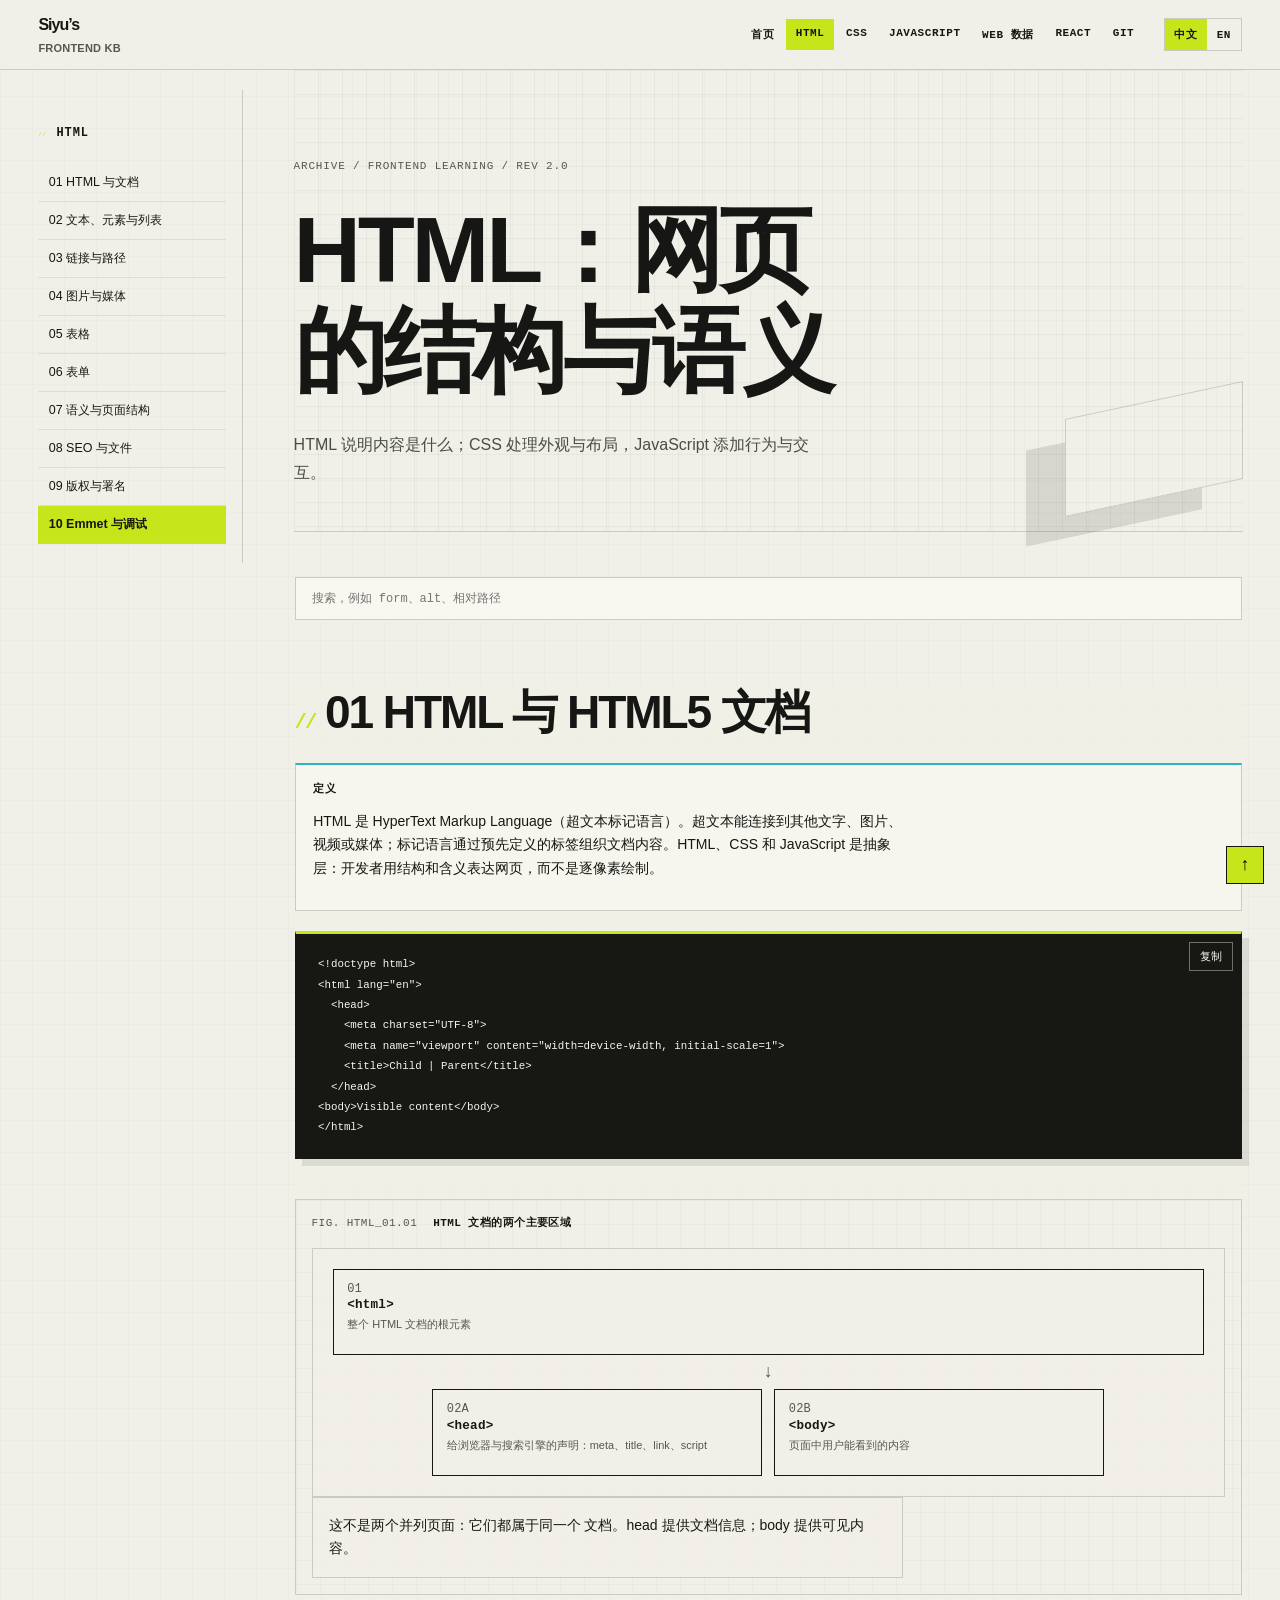
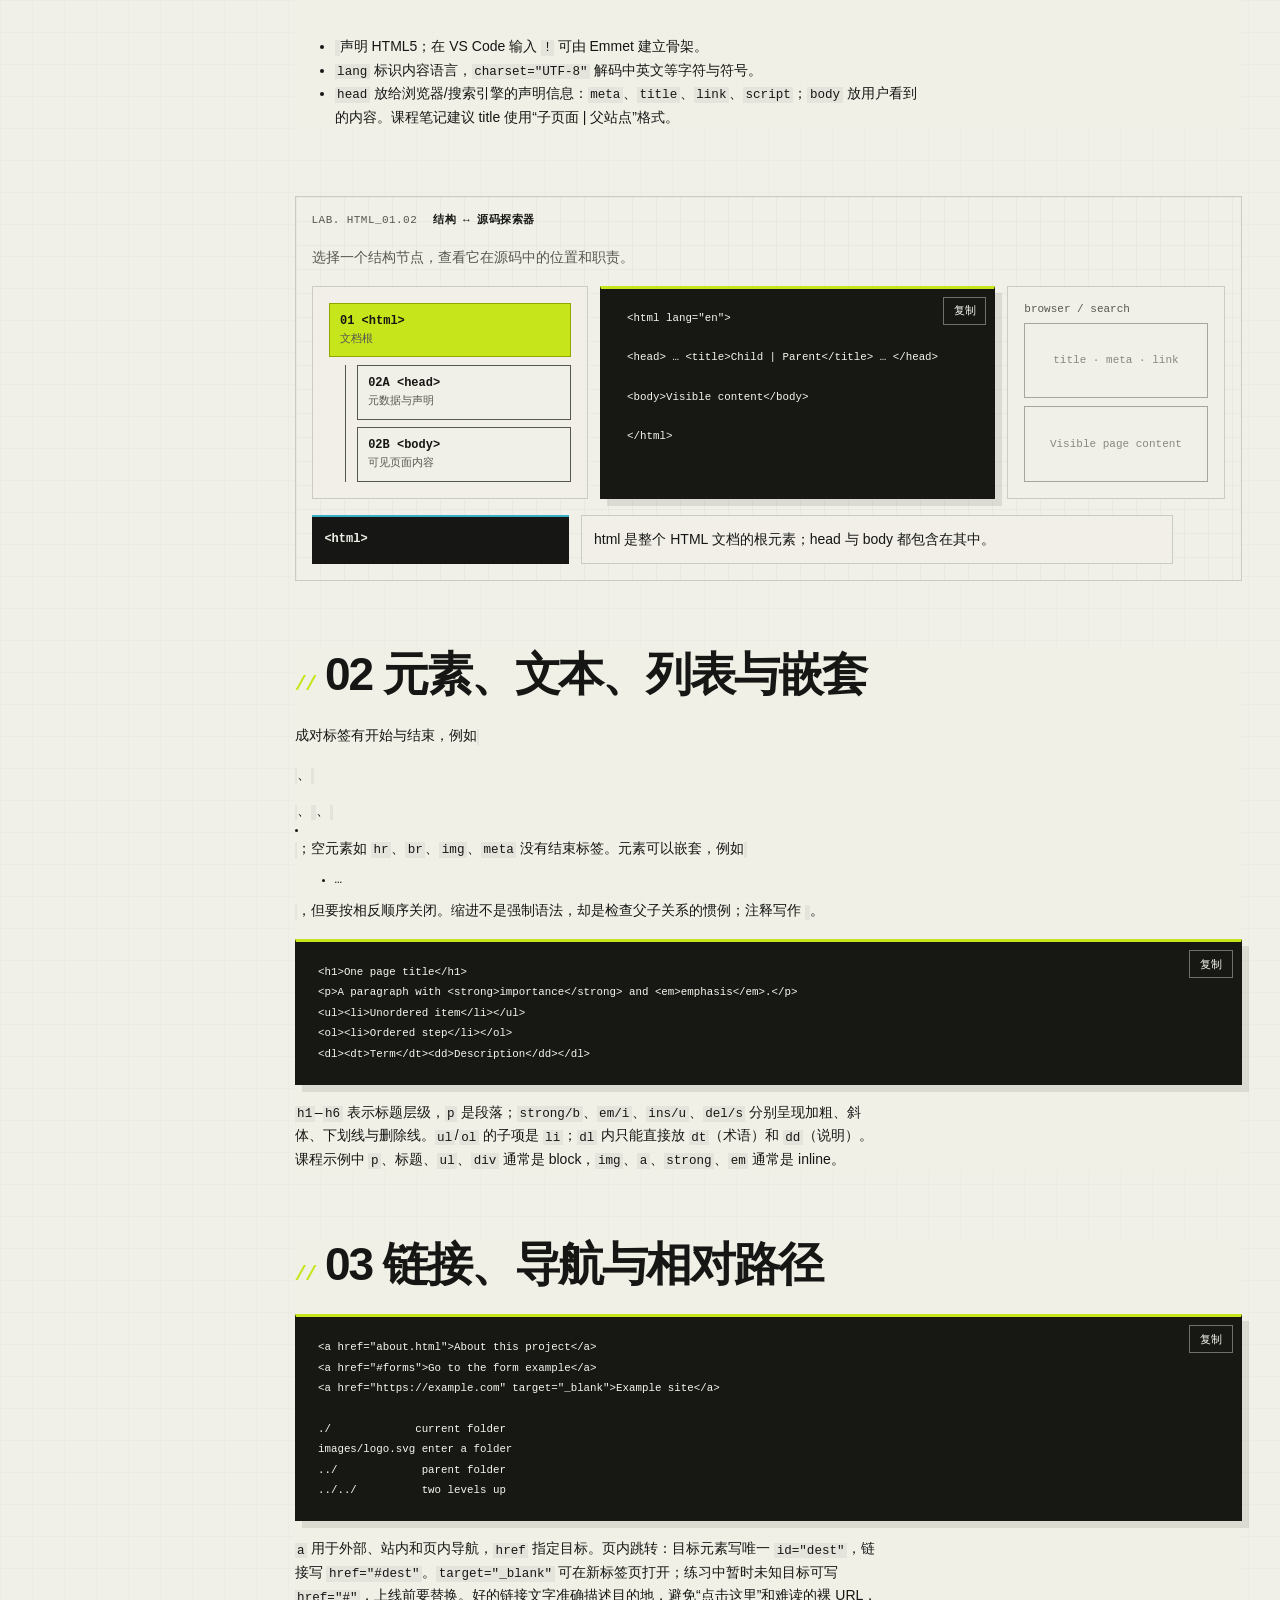
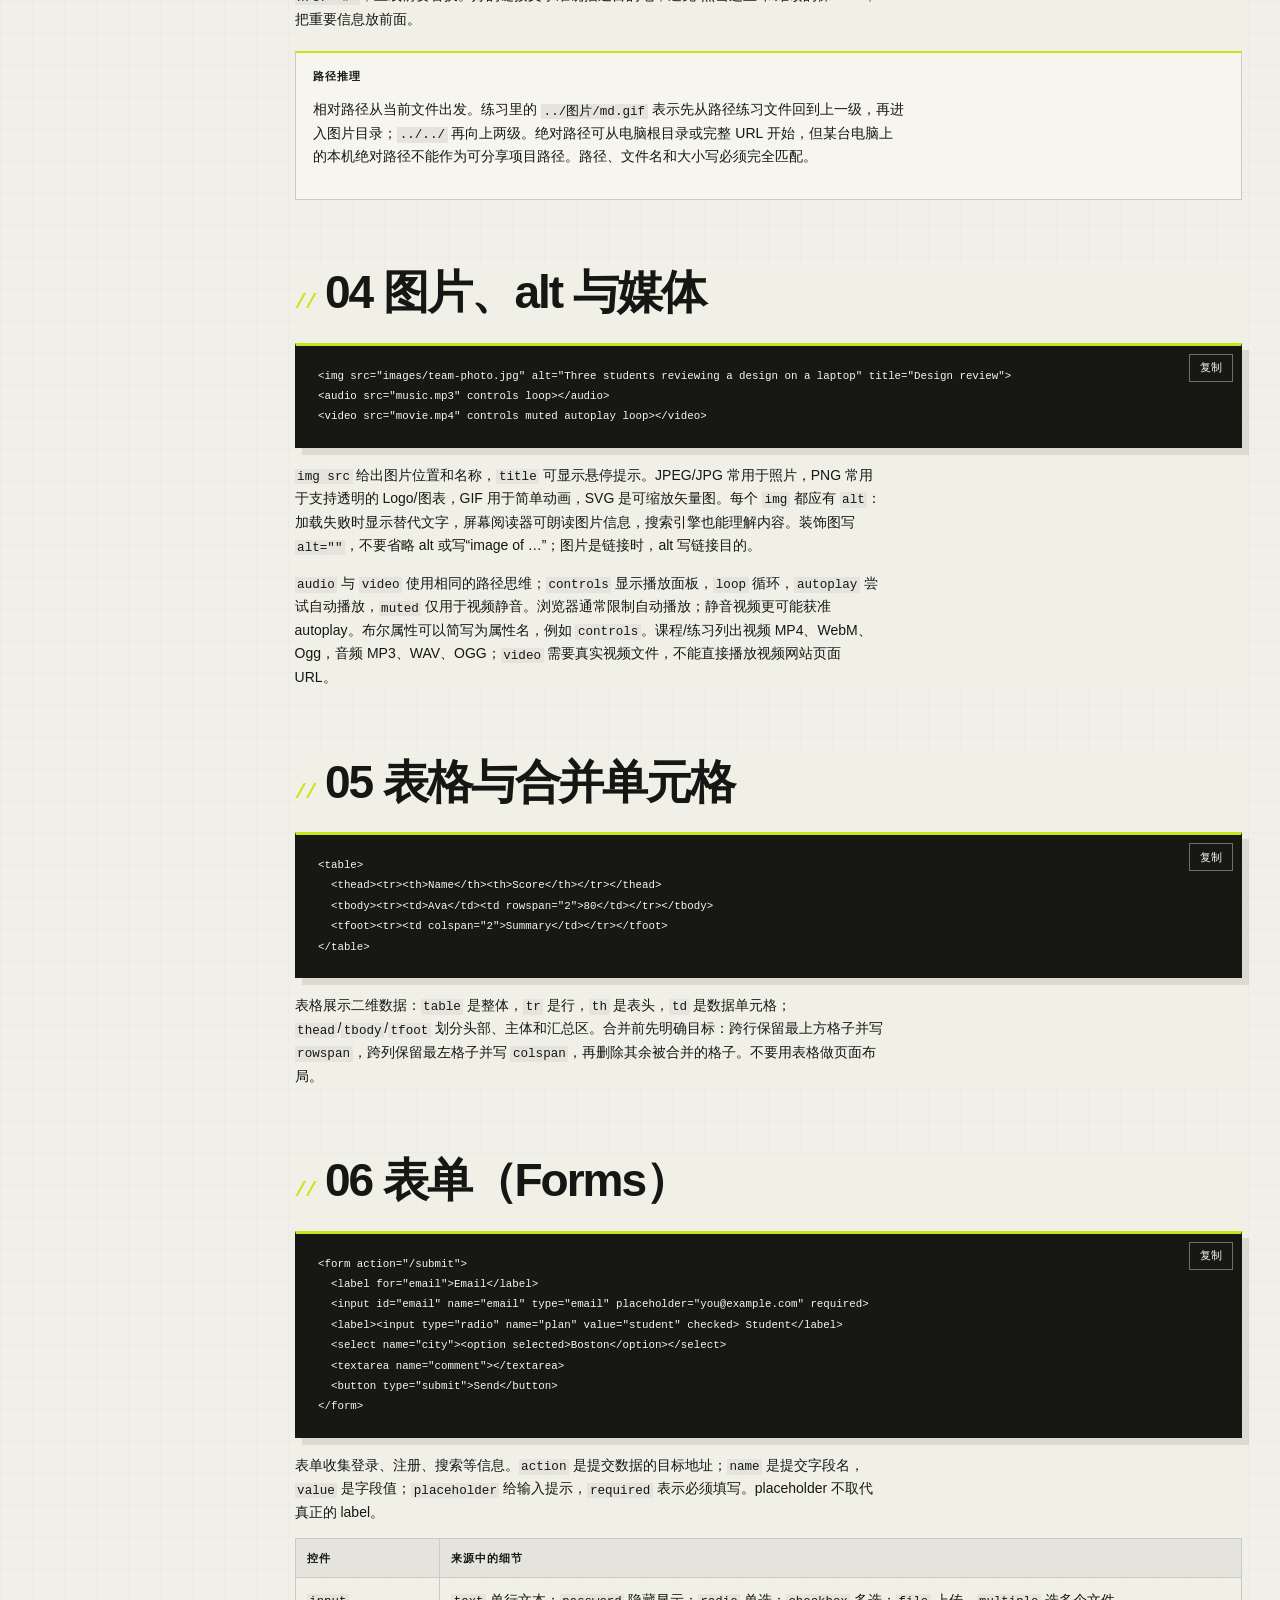
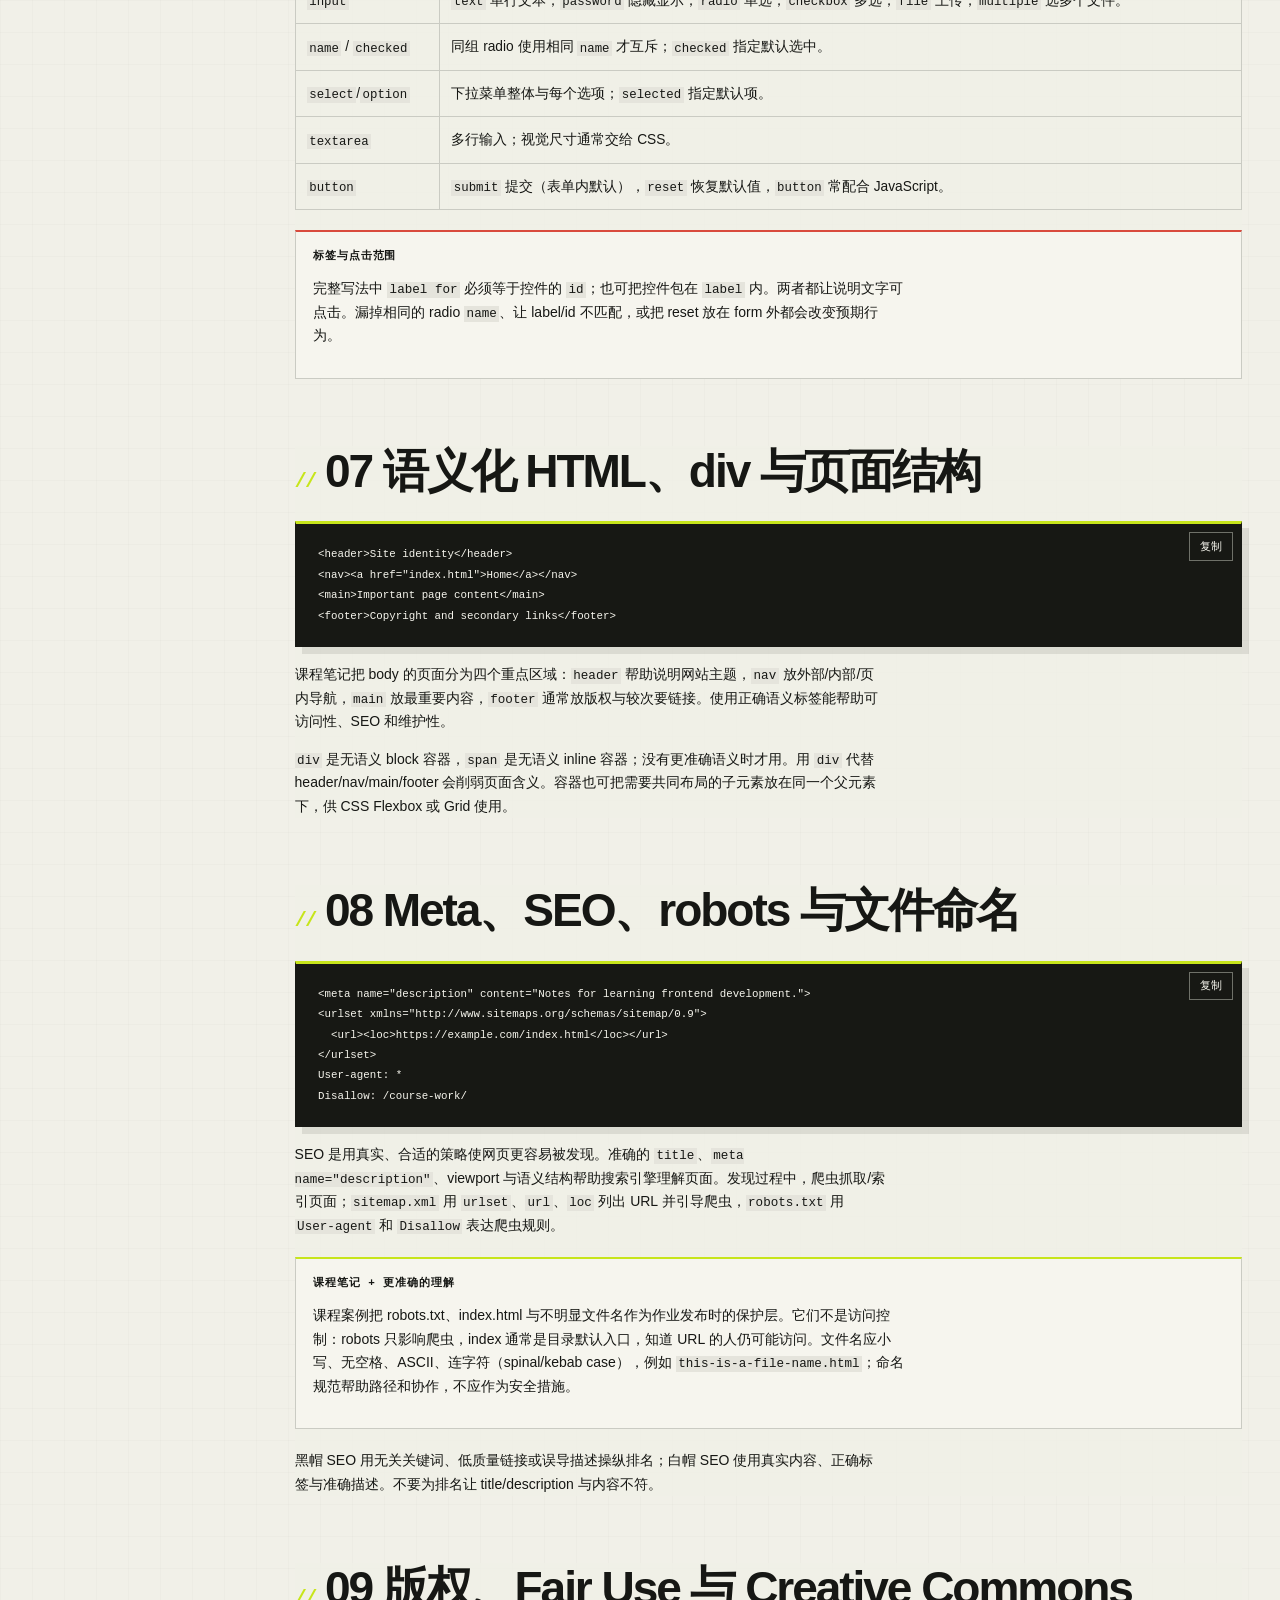
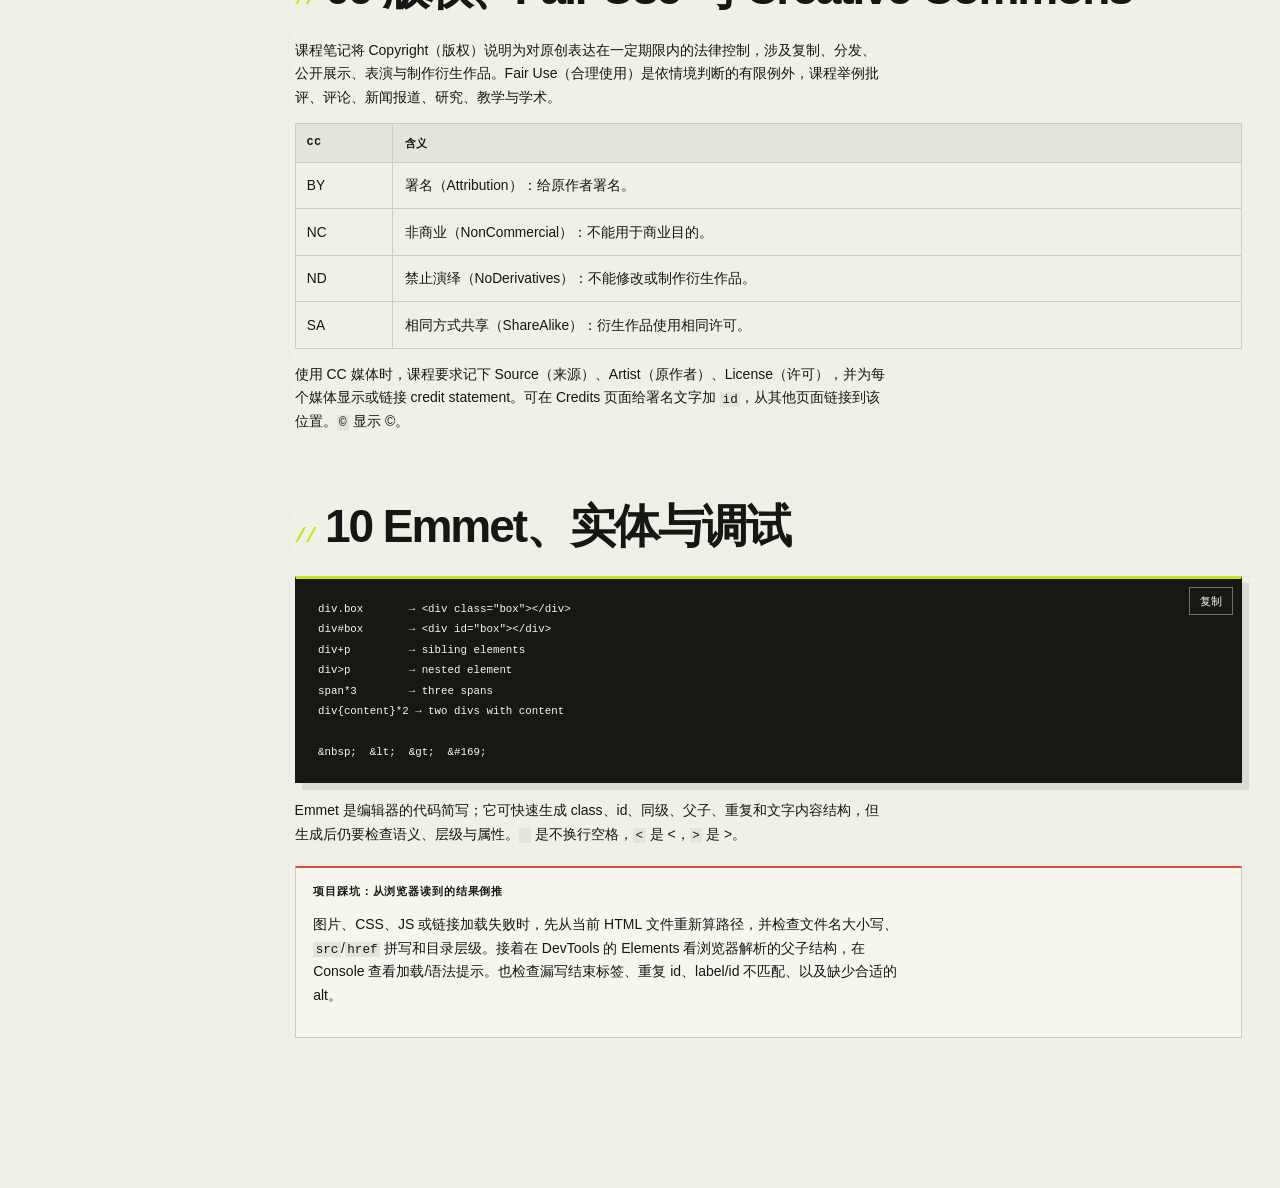
<file: pages/html.html>
<!doctype html>
<html lang="zh-CN"><head><meta charset="utf-8"><meta name="viewport" content="width=device-width,initial-scale=1"><title>HTML 笔记｜Siyu 的前端知识库</title><link rel="stylesheet" href="../assets/css/notes.css"></head>
<body data-title data-zh="HTML 笔记｜Siyu 的前端知识库" data-en="HTML Notes | Siyu's Frontend Knowledge Base"><div class="progress"></div><a class="skip" href="#main" data-zh="跳到内容" data-en="Skip to content">跳到内容</a><header class="topbar"><a class="brand" href="../index.html">Siyu’s <span>Frontend KB</span></a><nav class="tabs" data-zh-aria-label="主导航" data-en-aria-label="Primary navigation" aria-label="主导航"><a href="../index.html" data-zh="首页" data-en="Home">首页</a><a aria-current="page" href="html.html">HTML</a><a href="css.html">CSS</a><a href="javascript.html">JavaScript</a><a href="web-data.html" data-zh="Web 数据" data-en="Web Data">Web 数据</a><a href="react.html">React</a><a href="git.html">Git</a></nav><div class="lang"><button data-lang="zh">中文</button><button data-lang="en">EN</button></div></header>
<div class="layout"><aside class="sidebar"><h2>HTML</h2><nav data-zh-aria-label="HTML 章节" data-en-aria-label="HTML sections" aria-label="HTML 章节"><a href="#start" data-zh="01 HTML 与文档" data-en="01 HTML and documents">01 HTML 与文档</a><a href="#text" data-zh="02 文本、元素与列表" data-en="02 Text, elements, and lists">02 文本、元素与列表</a><a href="#links" data-zh="03 链接与路径" data-en="03 Links and paths">03 链接与路径</a><a href="#images" data-zh="04 图片与媒体" data-en="04 Images and media">04 图片与媒体</a><a href="#tables" data-zh="05 表格" data-en="05 Tables">05 表格</a><a href="#forms" data-zh="06 表单" data-en="06 Forms">06 表单</a><a href="#semantic" data-zh="07 语义与页面结构" data-en="07 Semantics and page structure">07 语义与页面结构</a><a href="#seo" data-zh="08 SEO 与文件" data-en="08 SEO and files">08 SEO 与文件</a><a href="#credits" data-zh="09 版权与署名" data-en="09 Copyright and credits">09 版权与署名</a><a href="#practice" data-zh="10 Emmet 与调试" data-en="10 Emmet and debugging">10 Emmet 与调试</a></nav></aside>
<main id="main"><header class="hero"><h1 data-zh="HTML：网页的结构与语义" data-en="HTML: structure and meaning on the web">HTML：网页的结构与语义</h1><p data-zh="HTML 说明内容是什么；CSS 处理外观与布局，JavaScript 添加行为与交互。" data-en="HTML explains what content is; CSS handles appearance and layout, and JavaScript adds behavior and interaction.">HTML 说明内容是什么；CSS 处理外观与布局，JavaScript 添加行为与交互。</p></header><div class="search-wrap"><label class="skip" for="site-search" data-zh="搜索 HTML 笔记" data-en="Search HTML notes">搜索 HTML 笔记</label><input id="site-search" type="search" data-zh-placeholder="搜索，例如 form、alt、相对路径" data-en-placeholder="Search, for example form, alt, relative path" placeholder="搜索，例如 form、alt、相对路径"><p id="search-result" class="search-result"></p></div>

<section id="start" data-section><h2 data-zh="01 HTML 与 HTML5 文档" data-en="01 HTML and the HTML5 document">01 HTML 与 HTML5 文档</h2><div class="card"><strong data-zh="定义" data-en="Definition">定义</strong><p data-zh="HTML 是 HyperText Markup Language（超文本标记语言）。超文本能连接到其他文字、图片、视频或媒体；标记语言通过预先定义的标签组织文档内容。HTML、CSS 和 JavaScript 是抽象层：开发者用结构和含义表达网页，而不是逐像素绘制。" data-en="HTML means HyperText Markup Language. Hypertext can link to other text, images, video, or media; a markup language organizes document content with predefined tags. HTML, CSS, and JavaScript are an abstraction layer: a developer expresses web structure and meaning instead of drawing each pixel.">HTML 是 HyperText Markup Language（超文本标记语言）。超文本能连接到其他文字、图片、视频或媒体；标记语言通过预先定义的标签组织文档内容。HTML、CSS 和 JavaScript 是抽象层：开发者用结构和含义表达网页，而不是逐像素绘制。</p></div><pre><code>&lt;!doctype html&gt;
&lt;html lang="en"&gt;
  &lt;head&gt;
    &lt;meta charset="UTF-8"&gt;
    &lt;meta name="viewport" content="width=device-width, initial-scale=1"&gt;
    &lt;title&gt;Child | Parent&lt;/title&gt;
  &lt;/head&gt;
&lt;body&gt;Visible content&lt;/body&gt;
&lt;/html&gt;</code></pre><figure class="knowledge-diagram html-document-diagram" aria-labelledby="html-document-figure-title"><figcaption id="html-document-figure-title"><span>FIG. HTML_01.01</span><strong data-zh="HTML 文档的两个主要区域" data-en="The two main regions of an HTML document">HTML 文档的两个主要区域</strong></figcaption><div class="diagram-stage document-tree"><div class="diagram-node"><b>01</b><strong>&lt;html&gt;</strong><small data-zh="整个 HTML 文档的根元素" data-en="the root element of the HTML document">整个 HTML 文档的根元素</small></div><i>↓</i><div class="diagram-choices"><div class="diagram-node"><b>02A</b><strong>&lt;head&gt;</strong><small data-zh="给浏览器与搜索引擎的声明：meta、title、link、script" data-en="declarations for browsers and search engines: meta, title, link, script">给浏览器与搜索引擎的声明：meta、title、link、script</small></div><div class="diagram-node"><b>02B</b><strong>&lt;body&gt;</strong><small data-zh="页面中用户能看到的内容" data-en="the content a visitor can see on the page">页面中用户能看到的内容</small></div></div></div><p class="diagram-explain" data-zh="这不是两个并列页面：它们都属于同一个 &lt;html&gt; 文档。head 提供文档信息；body 提供可见内容。" data-en="These are not two separate pages: both belong to one &lt;html&gt; document. head provides document information; body provides visible content.">这不是两个并列页面：它们都属于同一个 &lt;html&gt; 文档。head 提供文档信息；body 提供可见内容。</p></figure><ul><li data-zh="<code>&lt;!doctype html&gt;</code> 声明 HTML5；在 VS Code 输入 <code>!</code> 可由 Emmet 建立骨架。" data-en="<code>&lt;!doctype html&gt;</code> declares HTML5; in VS Code, Emmet can create this skeleton from <code>!</code>."><code>&lt;!doctype html&gt;</code> 声明 HTML5；在 VS Code 输入 <code>!</code> 可由 Emmet 建立骨架。</li><li data-zh="<code>lang</code> 标识内容语言，<code>charset=&quot;UTF-8&quot;</code> 解码中英文等字符与符号。" data-en="<code>lang</code> identifies the content language, and <code>charset=&quot;UTF-8&quot;</code> decodes Chinese, English, and other characters and symbols."><code>lang</code> 标识内容语言，<code>charset=&quot;UTF-8&quot;</code> 解码中英文等字符与符号。</li><li data-zh="<code>head</code> 放给浏览器/搜索引擎的声明信息：<code>meta</code>、<code>title</code>、<code>link</code>、<code>script</code>；<code>body</code> 放用户看到的内容。课程笔记建议 title 使用“子页面 | 父站点”格式。" data-en="<code>head</code> holds declarative information for browsers/search engines: <code>meta</code>, <code>title</code>, <code>link</code>, and <code>script</code>; <code>body</code> holds visitor-visible content. The course note recommends a “child page | parent site” title pattern."><code>head</code> 放给浏览器/搜索引擎的声明信息：<code>meta</code>、<code>title</code>、<code>link</code>、<code>script</code>；<code>body</code> 放用户看到的内容。课程笔记建议 title 使用“子页面 | 父站点”格式。</li></ul></section>

<figure class="knowledge-diagram learning-instrument structure-explorer" data-instrument="structure" aria-labelledby="structure-explorer-title"><figcaption id="structure-explorer-title"><span>LAB. HTML_01.02</span><strong data-zh="结构 ↔ 源码探索器" data-en="Structure ↔ source explorer">结构 ↔ 源码探索器</strong></figcaption><p class="instrument-intro" data-zh="选择一个结构节点，查看它在源码中的位置和职责。" data-en="Select a structure node to see its source location and responsibility.">选择一个结构节点，查看它在源码中的位置和职责。</p><div class="structure-explorer-grid"><div class="structure-tree" role="group" data-zh-aria-label="HTML 文档结构" data-en-aria-label="HTML document structure" aria-label="HTML 文档结构"><button type="button" data-structure="html" aria-pressed="true"><b>01</b> &lt;html&gt;<small data-zh="文档根" data-en="document root">文档根</small></button><div class="structure-children"><button type="button" data-structure="head"><b>02A</b> &lt;head&gt;<small data-zh="元数据与声明" data-en="metadata and declarations">元数据与声明</small></button><button type="button" data-structure="body"><b>02B</b> &lt;body&gt;<small data-zh="可见页面内容" data-en="visible page content">可见页面内容</small></button></div></div><pre class="structure-source"><code><span data-structure-code="html">&lt;html lang="en"&gt;</span> <span data-structure-code="head">&lt;head&gt; … &lt;title&gt;Child | Parent&lt;/title&gt; … &lt;/head&gt;</span> <span data-structure-code="body">&lt;body&gt;Visible content&lt;/body&gt;</span> <span data-structure-code="html">&lt;/html&gt;</span></code></pre><div class="structure-preview" aria-hidden="true"><span>browser / search</span><div data-structure-preview="head">title · meta · link</div><div data-structure-preview="body">Visible page content</div></div></div><div class="instrument-readout"><code data-structure-label>&lt;html&gt;</code><p aria-live="polite" data-structure-explain data-zh="html 是整个 HTML 文档的根元素；head 与 body 都包含在其中。" data-en="html is the root element of the whole document; both head and body are contained within it.">html 是整个 HTML 文档的根元素；head 与 body 都包含在其中。</p></div></figure>
<section id="text" data-section><h2 data-zh="02 元素、文本、列表与嵌套" data-en="02 Elements, text, lists, and nesting">02 元素、文本、列表与嵌套</h2><p data-zh="成对标签有开始与结束，例如 <code>&lt;h1&gt;&lt;/h1&gt;</code>、<code>&lt;p&gt;&lt;/p&gt;</code>、<code>&lt;a&gt;&lt;/a&gt;</code>、<code>&lt;li&gt;&lt;/li&gt;</code>；空元素如 <code>hr</code>、<code>br</code>、<code>img</code>、<code>meta</code> 没有结束标签。元素可以嵌套，例如 <code>&lt;ul&gt;&lt;li&gt;…&lt;/li&gt;&lt;/ul&gt;</code>，但要按相反顺序关闭。缩进不是强制语法，却是检查父子关系的惯例；注释写作 <code>&lt;!-- … --&gt;</code>。" data-en="Paired tags have openings and closings, for example <code>&lt;h1&gt;&lt;/h1&gt;</code>, <code>&lt;p&gt;&lt;/p&gt;</code>, <code>&lt;a&gt;&lt;/a&gt;</code>, and <code>&lt;li&gt;&lt;/li&gt;</code>; void tags such as <code>hr</code>, <code>br</code>, <code>img</code>, and <code>meta</code> have no closing tag. Elements can nest, for example <code>&lt;ul&gt;&lt;li&gt;…&lt;/li&gt;&lt;/ul&gt;</code>, but close in reverse order. Indentation is not required syntax, but it is a convention for checking parent/child relationships; comments use <code>&lt;!-- … --&gt;</code>.">成对标签有开始与结束，例如 <code>&lt;h1&gt;&lt;/h1&gt;</code>、<code>&lt;p&gt;&lt;/p&gt;</code>、<code>&lt;a&gt;&lt;/a&gt;</code>、<code>&lt;li&gt;&lt;/li&gt;</code>；空元素如 <code>hr</code>、<code>br</code>、<code>img</code>、<code>meta</code> 没有结束标签。元素可以嵌套，例如 <code>&lt;ul&gt;&lt;li&gt;…&lt;/li&gt;&lt;/ul&gt;</code>，但要按相反顺序关闭。缩进不是强制语法，却是检查父子关系的惯例；注释写作 <code>&lt;!-- … --&gt;</code>。</p><pre><code>&lt;h1&gt;One page title&lt;/h1&gt;
&lt;p&gt;A paragraph with &lt;strong&gt;importance&lt;/strong&gt; and &lt;em&gt;emphasis&lt;/em&gt;.&lt;/p&gt;
&lt;ul&gt;&lt;li&gt;Unordered item&lt;/li&gt;&lt;/ul&gt;
&lt;ol&gt;&lt;li&gt;Ordered step&lt;/li&gt;&lt;/ol&gt;
&lt;dl&gt;&lt;dt&gt;Term&lt;/dt&gt;&lt;dd&gt;Description&lt;/dd&gt;&lt;/dl&gt;</code></pre><p data-zh="<code>h1</code>–<code>h6</code> 表示标题层级，<code>p</code> 是段落；<code>strong/b</code>、<code>em/i</code>、<code>ins/u</code>、<code>del/s</code> 分别呈现加粗、斜体、下划线与删除线。<code>ul</code>/<code>ol</code> 的子项是 <code>li</code>；<code>dl</code> 内只能直接放 <code>dt</code>（术语）和 <code>dd</code>（说明）。课程示例中 <code>p</code>、标题、<code>ul</code>、<code>div</code> 通常是 block，<code>img</code>、<code>a</code>、<code>strong</code>、<code>em</code> 通常是 inline。" data-en="<code>h1</code>–<code>h6</code> represent heading levels and <code>p</code> is a paragraph; <code>strong/b</code>, <code>em/i</code>, <code>ins/u</code>, and <code>del/s</code> present bold, italic, underline, and strike-through. The children of <code>ul</code>/<code>ol</code> are <code>li</code>; a <code>dl</code> directly contains only <code>dt</code> terms and <code>dd</code> descriptions. In the course examples, <code>p</code>, headings, <code>ul</code>, and <code>div</code> are generally block, while <code>img</code>, <code>a</code>, <code>strong</code>, and <code>em</code> are generally inline."><code>h1</code>–<code>h6</code> 表示标题层级，<code>p</code> 是段落；<code>strong/b</code>、<code>em/i</code>、<code>ins/u</code>、<code>del/s</code> 分别呈现加粗、斜体、下划线与删除线。<code>ul</code>/<code>ol</code> 的子项是 <code>li</code>；<code>dl</code> 内只能直接放 <code>dt</code>（术语）和 <code>dd</code>（说明）。课程示例中 <code>p</code>、标题、<code>ul</code>、<code>div</code> 通常是 block，<code>img</code>、<code>a</code>、<code>strong</code>、<code>em</code> 通常是 inline。</p></section>

<section id="links" data-section><h2 data-zh="03 链接、导航与相对路径" data-en="03 Links, navigation, and relative paths">03 链接、导航与相对路径</h2><pre><code>&lt;a href="about.html"&gt;About this project&lt;/a&gt;
&lt;a href="#forms"&gt;Go to the form example&lt;/a&gt;
&lt;a href="https://example.com" target="_blank"&gt;Example site&lt;/a&gt;

./             current folder
images/logo.svg enter a folder
../             parent folder
../../          two levels up</code></pre><p data-zh="<code>a</code> 用于外部、站内和页内导航，<code>href</code> 指定目标。页内跳转：目标元素写唯一 <code>id=&quot;dest&quot;</code>，链接写 <code>href=&quot;#dest&quot;</code>。<code>target=&quot;_blank&quot;</code> 可在新标签页打开；练习中暂时未知目标可写 <code>href=&quot;#&quot;</code>，上线前要替换。好的链接文字准确描述目的地，避免“点击这里”和难读的裸 URL，把重要信息放前面。" data-en="Use <code>a</code> for external, internal, and in-page navigation, and <code>href</code> supplies the target. For an in-page jump, give the target a unique <code>id=&quot;dest&quot;</code> and write <code>href=&quot;#dest&quot;</code> on the link. <code>target=&quot;_blank&quot;</code> can open a new tab; in practice, <code>href=&quot;#&quot;</code> can be a temporary target but must be replaced before release. Good link text describes its destination accurately, avoids “click here” and hard-to-read raw URLs, and puts important information first."> <code>a</code> 用于外部、站内和页内导航，<code>href</code> 指定目标。页内跳转：目标元素写唯一 <code>id=&quot;dest&quot;</code>，链接写 <code>href=&quot;#dest&quot;</code>。<code>target=&quot;_blank&quot;</code> 可在新标签页打开；练习中暂时未知目标可写 <code>href=&quot;#&quot;</code>，上线前要替换。好的链接文字准确描述目的地，避免“点击这里”和难读的裸 URL，把重要信息放前面。</p><div class="card course"><strong data-zh="路径推理" data-en="Path reasoning">路径推理</strong><p data-zh="相对路径从当前文件出发。练习里的 <code>../图片/md.gif</code> 表示先从路径练习文件回到上一级，再进入图片目录；<code>../../</code> 再向上两级。绝对路径可从电脑根目录或完整 URL 开始，但某台电脑上的本机绝对路径不能作为可分享项目路径。路径、文件名和大小写必须完全匹配。" data-en="A relative path starts at the current file. In the practice file, <code>../图片/md.gif</code> goes up from the path-practice file and then into the images directory; <code>../../</code> goes up two levels. An absolute path can start at a computer root or a full URL, but a local absolute path from one computer is not a shareable project path. Paths, filenames, and letter case must match exactly.">相对路径从当前文件出发。练习里的 <code>../图片/md.gif</code> 表示先从路径练习文件回到上一级，再进入图片目录；<code>../../</code> 再向上两级。绝对路径可从电脑根目录或完整 URL 开始，但某台电脑上的本机绝对路径不能作为可分享项目路径。路径、文件名和大小写必须完全匹配。</p></div></section>

<section id="images" data-section><h2 data-zh="04 图片、alt 与媒体" data-en="04 Images, alt text, and media">04 图片、alt 与媒体</h2><pre><code>&lt;img src="images/team-photo.jpg" alt="Three students reviewing a design on a laptop" title="Design review"&gt;
&lt;audio src="music.mp3" controls loop&gt;&lt;/audio&gt;
&lt;video src="movie.mp4" controls muted autoplay loop&gt;&lt;/video&gt;</code></pre><p data-zh="<code>img src</code> 给出图片位置和名称，<code>title</code> 可显示悬停提示。JPEG/JPG 常用于照片，PNG 常用于支持透明的 Logo/图表，GIF 用于简单动画，SVG 是可缩放矢量图。每个 <code>img</code> 都应有 <code>alt</code>：加载失败时显示替代文字，屏幕阅读器可朗读图片信息，搜索引擎也能理解内容。装饰图写 <code>alt=&quot;&quot;</code>，不要省略 alt 或写“image of …”；图片是链接时，alt 写链接目的。" data-en="<code>img src</code> supplies an image’s location and name, and <code>title</code> can show a hover hint. JPEG/JPG is commonly used for photos, PNG for logos/diagrams with transparency, GIF for simple animation, and SVG for scalable vector art. Every <code>img</code> needs <code>alt</code>: it displays replacement text on failure, gives screen readers image information, and helps search engines understand content. Use <code>alt=&quot;&quot;</code> for decoration; do not omit alt or write “image of …”; when an image is a link, alt describes the link destination."><code>img src</code> 给出图片位置和名称，<code>title</code> 可显示悬停提示。JPEG/JPG 常用于照片，PNG 常用于支持透明的 Logo/图表，GIF 用于简单动画，SVG 是可缩放矢量图。每个 <code>img</code> 都应有 <code>alt</code>：加载失败时显示替代文字，屏幕阅读器可朗读图片信息，搜索引擎也能理解内容。装饰图写 <code>alt=&quot;&quot;</code>，不要省略 alt 或写“image of …”；图片是链接时，alt 写链接目的。</p><p data-zh="<code>audio</code> 与 <code>video</code> 使用相同的路径思维；<code>controls</code> 显示播放面板，<code>loop</code> 循环，<code>autoplay</code> 尝试自动播放，<code>muted</code> 仅用于视频静音。浏览器通常限制自动播放；静音视频更可能获准 autoplay。布尔属性可以简写为属性名，例如 <code>controls</code>。课程/练习列出视频 MP4、WebM、Ogg，音频 MP3、WAV、OGG；<code>video</code> 需要真实视频文件，不能直接播放视频网站页面 URL。" data-en="<code>audio</code> and <code>video</code> use the same path reasoning; <code>controls</code> displays playback controls, <code>loop</code> repeats, <code>autoplay</code> attempts automatic playback, and <code>muted</code> mutes video. Browsers usually restrict autoplay; muted video is more likely to be allowed. Boolean attributes can be shortened to their name, for example <code>controls</code>. The course/practice sources list MP4, WebM, and Ogg for video and MP3, WAV, and OGG for audio; <code>video</code> needs an actual video file and cannot play a video-site page URL directly."><code>audio</code> 与 <code>video</code> 使用相同的路径思维；<code>controls</code> 显示播放面板，<code>loop</code> 循环，<code>autoplay</code> 尝试自动播放，<code>muted</code> 仅用于视频静音。浏览器通常限制自动播放；静音视频更可能获准 autoplay。布尔属性可以简写为属性名，例如 <code>controls</code>。课程/练习列出视频 MP4、WebM、Ogg，音频 MP3、WAV、OGG；<code>video</code> 需要真实视频文件，不能直接播放视频网站页面 URL。</p></section>

<section id="tables" data-section><h2 data-zh="05 表格与合并单元格" data-en="05 Tables and merged cells">05 表格与合并单元格</h2><pre><code>&lt;table&gt;
  &lt;thead&gt;&lt;tr&gt;&lt;th&gt;Name&lt;/th&gt;&lt;th&gt;Score&lt;/th&gt;&lt;/tr&gt;&lt;/thead&gt;
  &lt;tbody&gt;&lt;tr&gt;&lt;td&gt;Ava&lt;/td&gt;&lt;td rowspan="2"&gt;80&lt;/td&gt;&lt;/tr&gt;&lt;/tbody&gt;
  &lt;tfoot&gt;&lt;tr&gt;&lt;td colspan="2"&gt;Summary&lt;/td&gt;&lt;/tr&gt;&lt;/tfoot&gt;
&lt;/table&gt;</code></pre><p data-zh="表格展示二维数据：<code>table</code> 是整体，<code>tr</code> 是行，<code>th</code> 是表头，<code>td</code> 是数据单元格；<code>thead</code>/<code>tbody</code>/<code>tfoot</code> 划分头部、主体和汇总区。合并前先明确目标：跨行保留最上方格子并写 <code>rowspan</code>，跨列保留最左格子并写 <code>colspan</code>，再删除其余被合并的格子。不要用表格做页面布局。" data-en="Tables display two-dimensional data: <code>table</code> is the whole table, <code>tr</code> a row, <code>th</code> a header, and <code>td</code> a data cell; <code>thead</code>/<code>tbody</code>/<code>tfoot</code> divide header, body, and summary regions. Before merging, identify the target: for rows keep the top cell and write <code>rowspan</code>, for columns keep the leftmost cell and write <code>colspan</code>, then delete the remaining merged cells. Do not use a table for page layout.">表格展示二维数据：<code>table</code> 是整体，<code>tr</code> 是行，<code>th</code> 是表头，<code>td</code> 是数据单元格；<code>thead</code>/<code>tbody</code>/<code>tfoot</code> 划分头部、主体和汇总区。合并前先明确目标：跨行保留最上方格子并写 <code>rowspan</code>，跨列保留最左格子并写 <code>colspan</code>，再删除其余被合并的格子。不要用表格做页面布局。</p></section>

<section id="forms" data-section><h2 data-zh="06 表单（Forms）" data-en="06 Forms">06 表单（Forms）</h2><pre><code>&lt;form action="/submit"&gt;
  &lt;label for="email"&gt;Email&lt;/label&gt;
  &lt;input id="email" name="email" type="email" placeholder="you@example.com" required&gt;
  &lt;label&gt;&lt;input type="radio" name="plan" value="student" checked&gt; Student&lt;/label&gt;
  &lt;select name="city"&gt;&lt;option selected&gt;Boston&lt;/option&gt;&lt;/select&gt;
  &lt;textarea name="comment"&gt;&lt;/textarea&gt;
  &lt;button type="submit"&gt;Send&lt;/button&gt;
&lt;/form&gt;</code></pre><p data-zh="表单收集登录、注册、搜索等信息。<code>action</code> 是提交数据的目标地址；<code>name</code> 是提交字段名，<code>value</code> 是字段值；<code>placeholder</code> 给输入提示，<code>required</code> 表示必须填写。placeholder 不取代真正的 label。" data-en="Forms collect information for sign-in, registration, search, and similar tasks. <code>action</code> is the submission destination; <code>name</code> is the submitted field key and <code>value</code> is the field value; <code>placeholder</code> gives an input hint and <code>required</code> means input is required. A placeholder does not replace a real label.">表单收集登录、注册、搜索等信息。<code>action</code> 是提交数据的目标地址；<code>name</code> 是提交字段名，<code>value</code> 是字段值；<code>placeholder</code> 给输入提示，<code>required</code> 表示必须填写。placeholder 不取代真正的 label。</p><table class="compare"><tr><th data-zh="控件" data-en="Control">控件</th><th data-zh="来源中的细节" data-en="Source detail">来源中的细节</th></tr><tr><td><code>input</code></td><td data-zh="<code>text</code> 单行文本；<code>password</code> 隐藏显示；<code>radio</code> 单选；<code>checkbox</code> 多选；<code>file</code> 上传，<code>multiple</code> 选多个文件。" data-en="<code>text</code> is one-line text; <code>password</code> masks displayed input; <code>radio</code> is one choice; <code>checkbox</code> is multiple choice; <code>file</code> uploads, and <code>multiple</code> selects several files."><code>text</code> 单行文本；<code>password</code> 隐藏显示；<code>radio</code> 单选；<code>checkbox</code> 多选；<code>file</code> 上传，<code>multiple</code> 选多个文件。</td></tr><tr><td><code>name</code> / <code>checked</code></td><td data-zh="同组 radio 使用相同 <code>name</code> 才互斥；<code>checked</code> 指定默认选中。" data-en="Radio buttons need the same <code>name</code> to be mutually exclusive; <code>checked</code> sets a default choice.">同组 radio 使用相同 <code>name</code> 才互斥；<code>checked</code> 指定默认选中。</td></tr><tr><td><code>select</code>/<code>option</code></td><td data-zh="下拉菜单整体与每个选项；<code>selected</code> 指定默认项。" data-en="The dropdown and its individual choices; <code>selected</code> sets the default.">下拉菜单整体与每个选项；<code>selected</code> 指定默认项。</td></tr><tr><td><code>textarea</code></td><td data-zh="多行输入；视觉尺寸通常交给 CSS。" data-en="Multi-line input; CSS usually controls its visual size.">多行输入；视觉尺寸通常交给 CSS。</td></tr><tr><td><code>button</code></td><td data-zh="<code>submit</code> 提交（表单内默认），<code>reset</code> 恢复默认值，<code>button</code> 常配合 JavaScript。" data-en="<code>submit</code> submits (the default inside a form), <code>reset</code> restores defaults, and <code>button</code> often works with JavaScript."><code>submit</code> 提交（表单内默认），<code>reset</code> 恢复默认值，<code>button</code> 常配合 JavaScript。</td></tr></table><div class="card pitfall"><strong data-zh="标签与点击范围" data-en="Labels and click targets">标签与点击范围</strong><p data-zh="完整写法中 <code>label for</code> 必须等于控件的 <code>id</code>；也可把控件包在 <code>label</code> 内。两者都让说明文字可点击。漏掉相同的 radio <code>name</code>、让 label/id 不匹配，或把 reset 放在 form 外都会改变预期行为。" data-en="In the explicit form, <code>label for</code> must equal the control’s <code>id</code>; you can also wrap the control inside <code>label</code>. Both make the label text clickable. Omitting a shared radio <code>name</code>, mismatching label/id, or putting reset outside the form changes expected behavior.">完整写法中 <code>label for</code> 必须等于控件的 <code>id</code>；也可把控件包在 <code>label</code> 内。两者都让说明文字可点击。漏掉相同的 radio <code>name</code>、让 label/id 不匹配，或把 reset 放在 form 外都会改变预期行为。</p></div></section>

<section id="semantic" data-section><h2 data-zh="07 语义化 HTML、div 与页面结构" data-en="07 Semantic HTML, div, and page structure">07 语义化 HTML、div 与页面结构</h2><pre><code>&lt;header&gt;Site identity&lt;/header&gt;
&lt;nav&gt;&lt;a href="index.html"&gt;Home&lt;/a&gt;&lt;/nav&gt;
&lt;main&gt;Important page content&lt;/main&gt;
&lt;footer&gt;Copyright and secondary links&lt;/footer&gt;</code></pre><p data-zh="课程笔记把 body 的页面分为四个重点区域：<code>header</code> 帮助说明网站主题，<code>nav</code> 放外部/内部/页内导航，<code>main</code> 放最重要内容，<code>footer</code> 通常放版权与较次要链接。使用正确语义标签能帮助可访问性、SEO 和维护性。" data-en="The course note divides a body into four important regions: <code>header</code> helps describe the site topic, <code>nav</code> holds external/internal/in-page navigation, <code>main</code> holds the most important content, and <code>footer</code> usually holds copyright and less-important links. Using the right semantic tag supports accessibility, SEO, and maintainability.">课程笔记把 body 的页面分为四个重点区域：<code>header</code> 帮助说明网站主题，<code>nav</code> 放外部/内部/页内导航，<code>main</code> 放最重要内容，<code>footer</code> 通常放版权与较次要链接。使用正确语义标签能帮助可访问性、SEO 和维护性。</p><p data-zh="<code>div</code> 是无语义 block 容器，<code>span</code> 是无语义 inline 容器；没有更准确语义时才用。用 <code>div</code> 代替 header/nav/main/footer 会削弱页面含义。容器也可把需要共同布局的子元素放在同一个父元素下，供 CSS Flexbox 或 Grid 使用。" data-en="<code>div</code> is a non-semantic block container and <code>span</code> a non-semantic inline container; use them when no more accurate semantic element fits. Replacing header/nav/main/footer with <code>div</code>s weakens page meaning. A container can also place children that need shared layout under one parent for CSS Flexbox or Grid."><code>div</code> 是无语义 block 容器，<code>span</code> 是无语义 inline 容器；没有更准确语义时才用。用 <code>div</code> 代替 header/nav/main/footer 会削弱页面含义。容器也可把需要共同布局的子元素放在同一个父元素下，供 CSS Flexbox 或 Grid 使用。</p></section>

<section id="seo" data-section><h2 data-zh="08 Meta、SEO、robots 与文件命名" data-en="08 Meta, SEO, robots, and file naming">08 Meta、SEO、robots 与文件命名</h2><pre><code>&lt;meta name="description" content="Notes for learning frontend development."&gt;
&lt;urlset xmlns="http://www.sitemaps.org/schemas/sitemap/0.9"&gt;
  &lt;url&gt;&lt;loc&gt;https://example.com/index.html&lt;/loc&gt;&lt;/url&gt;
&lt;/urlset&gt;
User-agent: *
Disallow: /course-work/</code></pre><p data-zh="SEO 是用真实、合适的策略使网页更容易被发现。准确的 <code>title</code>、<code>meta name=&quot;description&quot;</code>、viewport 与语义结构帮助搜索引擎理解页面。发现过程中，爬虫抓取/索引页面；<code>sitemap.xml</code> 用 <code>urlset</code>、<code>url</code>、<code>loc</code> 列出 URL 并引导爬虫，<code>robots.txt</code> 用 <code>User-agent</code> 和 <code>Disallow</code> 表达爬虫规则。" data-en="SEO uses accurate, appropriate strategies to make a page easier to discover. An accurate <code>title</code>, <code>meta name=&quot;description&quot;</code>, viewport, and semantic structure help search engines understand a page. During discovery, bots crawl/index pages; <code>sitemap.xml</code> uses <code>urlset</code>, <code>url</code>, and <code>loc</code> to list URLs and guide bots, while <code>robots.txt</code> uses <code>User-agent</code> and <code>Disallow</code> to express bot rules.">SEO 是用真实、合适的策略使网页更容易被发现。准确的 <code>title</code>、<code>meta name=&quot;description&quot;</code>、viewport 与语义结构帮助搜索引擎理解页面。发现过程中，爬虫抓取/索引页面；<code>sitemap.xml</code> 用 <code>urlset</code>、<code>url</code>、<code>loc</code> 列出 URL 并引导爬虫，<code>robots.txt</code> 用 <code>User-agent</code> 和 <code>Disallow</code> 表达爬虫规则。</p><div class="card course"><strong data-zh="课程笔记 + 更准确的理解" data-en="Course note + more accurate understanding">课程笔记 + 更准确的理解</strong><p data-zh="课程案例把 robots.txt、index.html 与不明显文件名作为作业发布时的保护层。它们不是访问控制：robots 只影响爬虫，index 通常是目录默认入口，知道 URL 的人仍可能访问。文件名应小写、无空格、ASCII、连字符（spinal/kebab case），例如 <code>this-is-a-file-name.html</code>；命名规范帮助路径和协作，不应作为安全措施。" data-en="The course scenario treats robots.txt, index.html, and non-obvious filenames as layers around published coursework. They are not access control: robots only affects bots, index is usually a directory’s default entry, and someone who knows a URL may still visit it. Use lowercase, no spaces, ASCII, and hyphens (spinal/kebab case), for example <code>this-is-a-file-name.html</code>; naming conventions help paths and collaboration and should not be security measures.">课程案例把 robots.txt、index.html 与不明显文件名作为作业发布时的保护层。它们不是访问控制：robots 只影响爬虫，index 通常是目录默认入口，知道 URL 的人仍可能访问。文件名应小写、无空格、ASCII、连字符（spinal/kebab case），例如 <code>this-is-a-file-name.html</code>；命名规范帮助路径和协作，不应作为安全措施。</p></div><p data-zh="黑帽 SEO 用无关关键词、低质量链接或误导描述操纵排名；白帽 SEO 使用真实内容、正确标签与准确描述。不要为排名让 title/description 与内容不符。" data-en="Black-hat SEO manipulates rankings with irrelevant keywords, low-quality links, or misleading descriptions; white-hat SEO uses truthful content, correct tags, and accurate descriptions. Do not make a title/description disagree with content for ranking.">黑帽 SEO 用无关关键词、低质量链接或误导描述操纵排名；白帽 SEO 使用真实内容、正确标签与准确描述。不要为排名让 title/description 与内容不符。</p></section>

<section id="credits" data-section><h2 data-zh="09 版权、Fair Use 与 Creative Commons" data-en="09 Copyright, Fair Use, and Creative Commons">09 版权、Fair Use 与 Creative Commons</h2><p data-zh="课程笔记将 Copyright（版权）说明为对原创表达在一定期限内的法律控制，涉及复制、分发、公开展示、表演与制作衍生作品。Fair Use（合理使用）是依情境判断的有限例外，课程举例批评、评论、新闻报道、研究、教学与学术。" data-en="The course note describes Copyright as legal control over uses of original expression for a defined period, including reproduction, distribution, public display, performance, and derivative works. Fair Use is a limited, context-based exception; the course examples include criticism, comment, news reporting, research, teaching, and scholarship.">课程笔记将 Copyright（版权）说明为对原创表达在一定期限内的法律控制，涉及复制、分发、公开展示、表演与制作衍生作品。Fair Use（合理使用）是依情境判断的有限例外，课程举例批评、评论、新闻报道、研究、教学与学术。</p><table class="compare"><tr><th>CC</th><th data-zh="含义" data-en="Meaning">含义</th></tr><tr><td>BY</td><td data-zh="署名（Attribution）：给原作者署名。" data-en="Attribution: credit the original creator.">署名（Attribution）：给原作者署名。</td></tr><tr><td>NC</td><td data-zh="非商业（NonCommercial）：不能用于商业目的。" data-en="NonCommercial: do not use for commercial purposes.">非商业（NonCommercial）：不能用于商业目的。</td></tr><tr><td>ND</td><td data-zh="禁止演绎（NoDerivatives）：不能修改或制作衍生作品。" data-en="NoDerivatives: do not modify or create derivatives.">禁止演绎（NoDerivatives）：不能修改或创建衍生作品。</td></tr><tr><td>SA</td><td data-zh="相同方式共享（ShareAlike）：衍生作品使用相同许可。" data-en="ShareAlike: share derivatives under the same license.">相同方式共享（ShareAlike）：衍生作品使用相同许可。</td></tr></table><p data-zh="使用 CC 媒体时，课程要求记下 Source（来源）、Artist（原作者）、License（许可），并为每个媒体显示或链接 credit statement。可在 Credits 页面给署名文字加 <code>id</code>，从其他页面链接到该位置。<code>&amp;#169;</code> 显示 ©。" data-en="When using CC media, the course requires Source (where it came from), Artist (the original creator), and License (the sharing license), and every media item should display or link to a credit statement. Give a credit statement an <code>id</code> on a Credits page and link to it from another page. <code>&amp;#169;</code> displays ©.">使用 CC 媒体时，课程要求记下 Source（来源）、Artist（原作者）、License（许可），并为每个媒体显示或链接 credit statement。可在 Credits 页面给署名文字加 <code>id</code>，从其他页面链接到该位置。<code>&amp;#169;</code> 显示 ©。</p></section>

<section id="practice" data-section><h2 data-zh="10 Emmet、实体与调试" data-en="10 Emmet, entities, and debugging">10 Emmet、实体与调试</h2><pre><code>div.box       → &lt;div class="box"&gt;&lt;/div&gt;
div#box       → &lt;div id="box"&gt;&lt;/div&gt;
div+p         → sibling elements
div&gt;p         → nested element
span*3        → three spans
div{content}*2 → two divs with content

&amp;nbsp;  &amp;lt;  &amp;gt;  &amp;#169;</code></pre><p data-zh="Emmet 是编辑器的代码简写；它可快速生成 class、id、同级、父子、重复和文字内容结构，但生成后仍要检查语义、层级与属性。<code>&amp;nbsp;</code> 是不换行空格，<code>&amp;lt;</code> 是 &lt;，<code>&amp;gt;</code> 是 &gt;。" data-en="Emmet is editor code shorthand; it can quickly create class, id, sibling, child, repeated, and text-content structures, but after generating code you still check semantics, hierarchy, and attributes. <code>&amp;nbsp;</code> is a non-breaking space, <code>&amp;lt;</code> is &lt;, and <code>&amp;gt;</code> is &gt;.">Emmet 是编辑器的代码简写；它可快速生成 class、id、同级、父子、重复和文字内容结构，但生成后仍要检查语义、层级与属性。<code>&amp;nbsp;</code> 是不换行空格，<code>&amp;lt;</code> 是 &lt;，<code>&amp;gt;</code> 是 &gt;。</p><div class="card pitfall"><strong data-zh="项目踩坑：从浏览器读到的结果倒推" data-en="Real project pitfall: reason back from what the browser received">项目踩坑：从浏览器读到的结果倒推</strong><p data-zh="图片、CSS、JS 或链接加载失败时，先从当前 HTML 文件重新算路径，并检查文件名大小写、<code>src</code>/<code>href</code> 拼写和目录层级。接着在 DevTools 的 Elements 看浏览器解析的父子结构，在 Console 查看加载/语法提示。也检查漏写结束标签、重复 id、label/id 不匹配、以及缺少合适的 alt。" data-en="When an image, CSS file, JavaScript file, or link fails to load, first recalculate the path from the current HTML file and check filename case, <code>src</code>/<code>href</code> spelling, and directory depth. Then inspect the browser-parsed parent/child structure in DevTools Elements and loading/syntax messages in Console. Also check missing closing tags, duplicate ids, mismatched label/id, and missing appropriate alt text.">图片、CSS、JS 或链接加载失败时，先从当前 HTML 文件重新算路径，并检查文件名大小写、<code>src</code>/<code>href</code> 拼写和目录层级。接着在 DevTools 的 Elements 看浏览器解析的父子结构，在 Console 查看加载/语法提示。也检查漏写结束标签、重复 id、label/id 不匹配、以及缺少合适的 alt。</p></div></section>
</main></div><button class="to-top" data-zh-aria-label="返回顶部" data-en-aria-label="Back to top" aria-label="返回顶部">↑</button><script src="../assets/js/notes.js"></script></body></html>
</file>
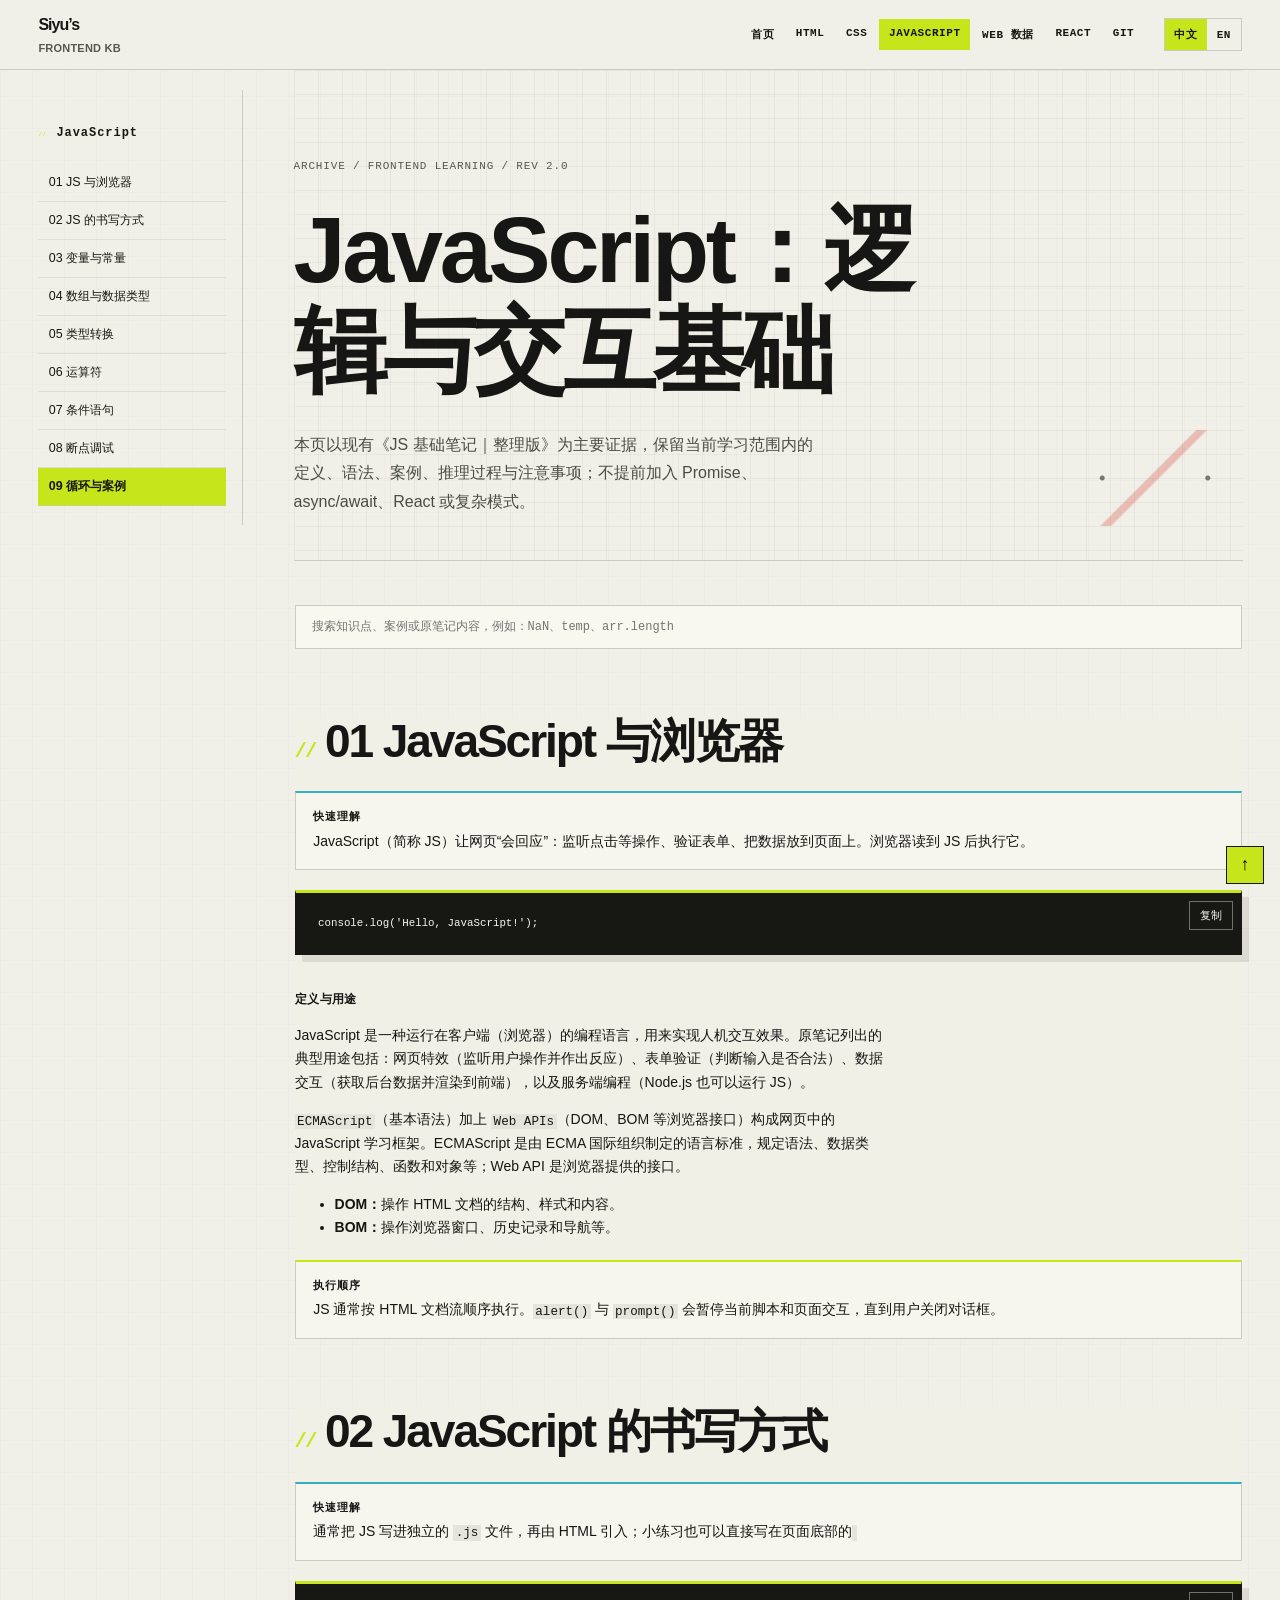
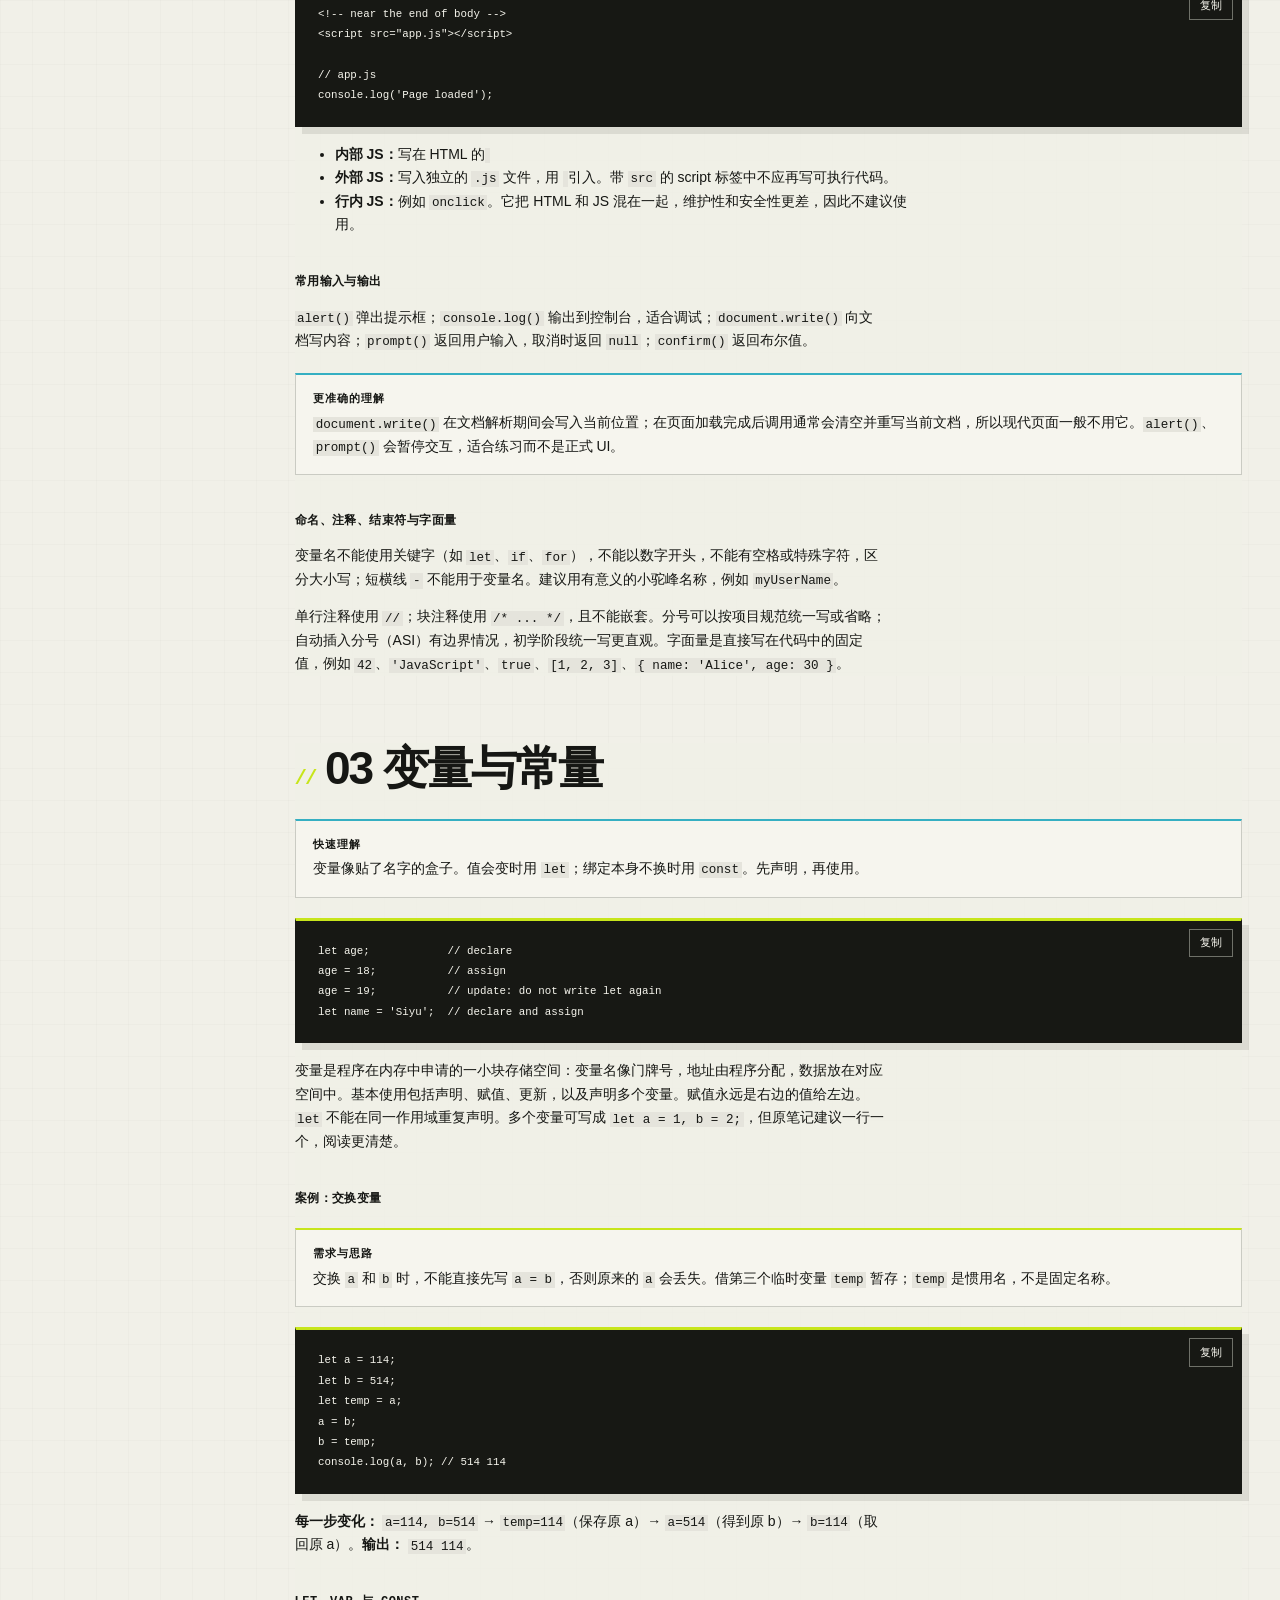
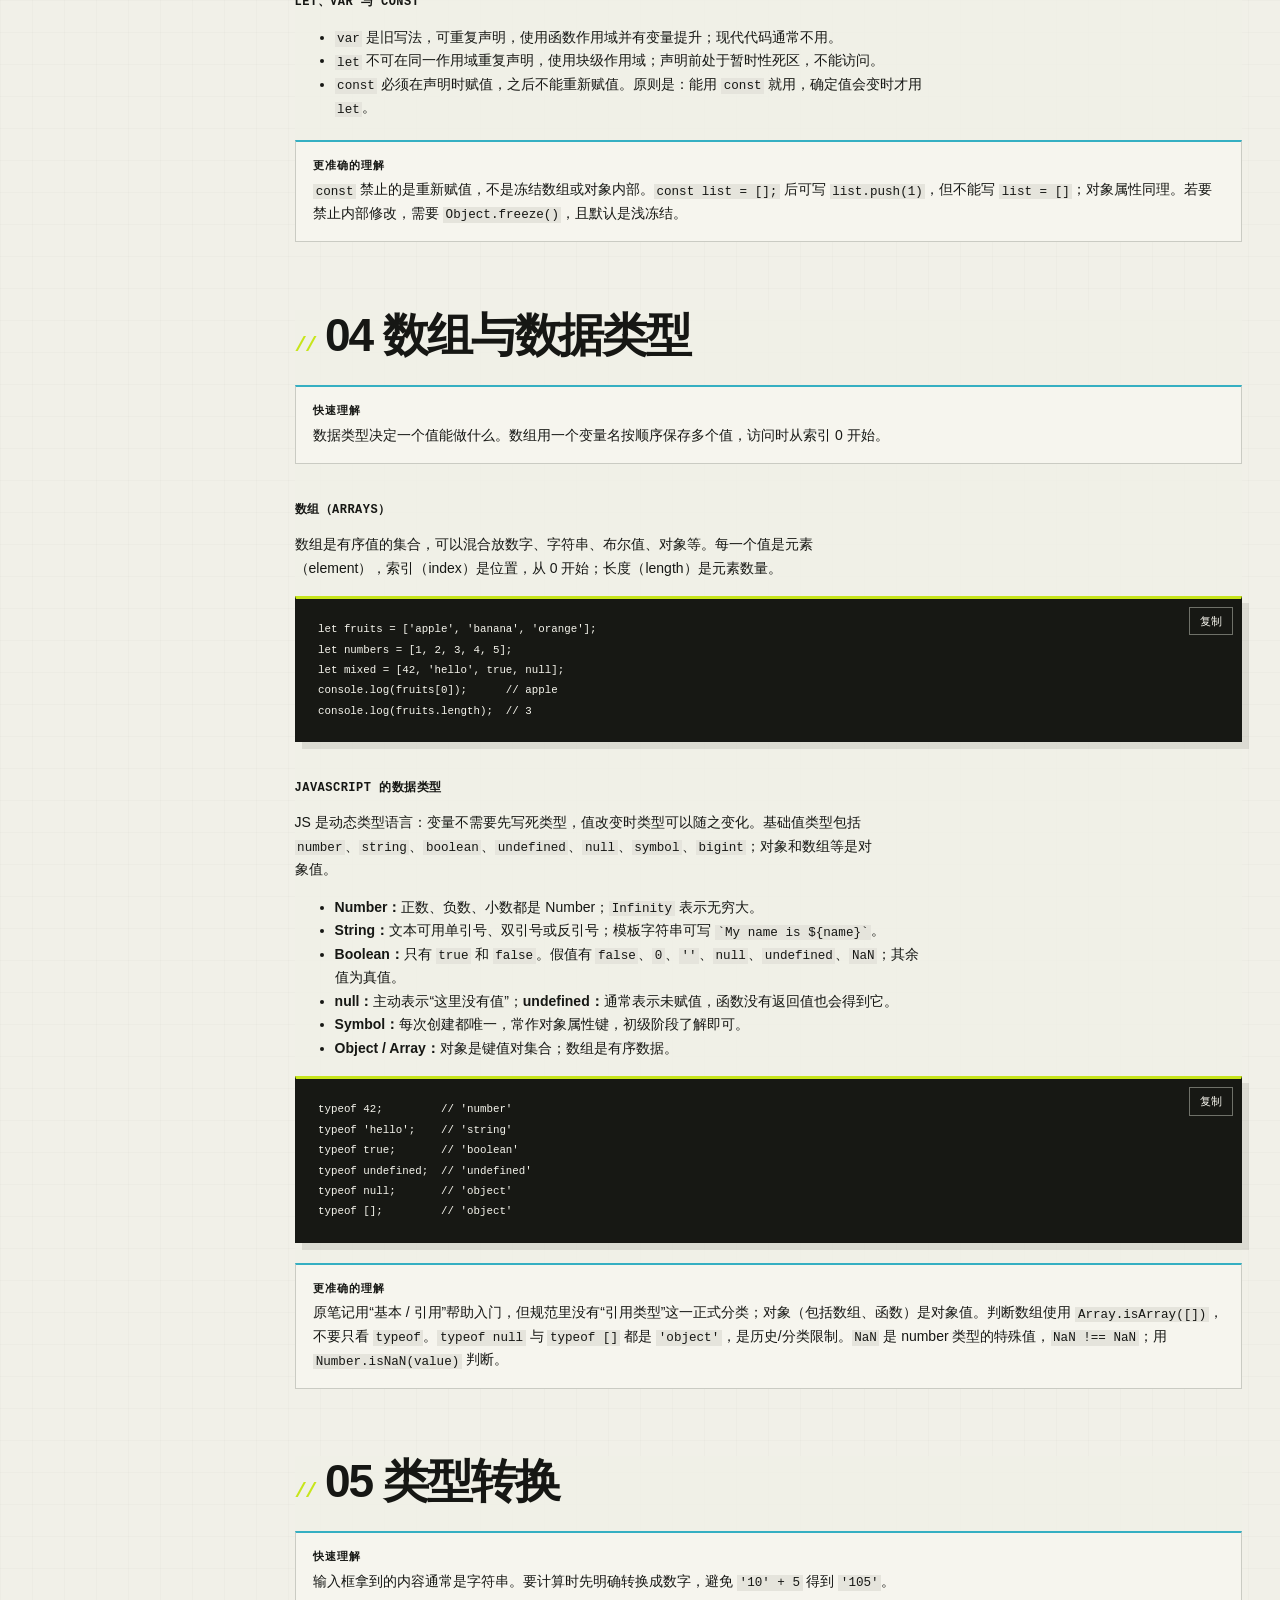
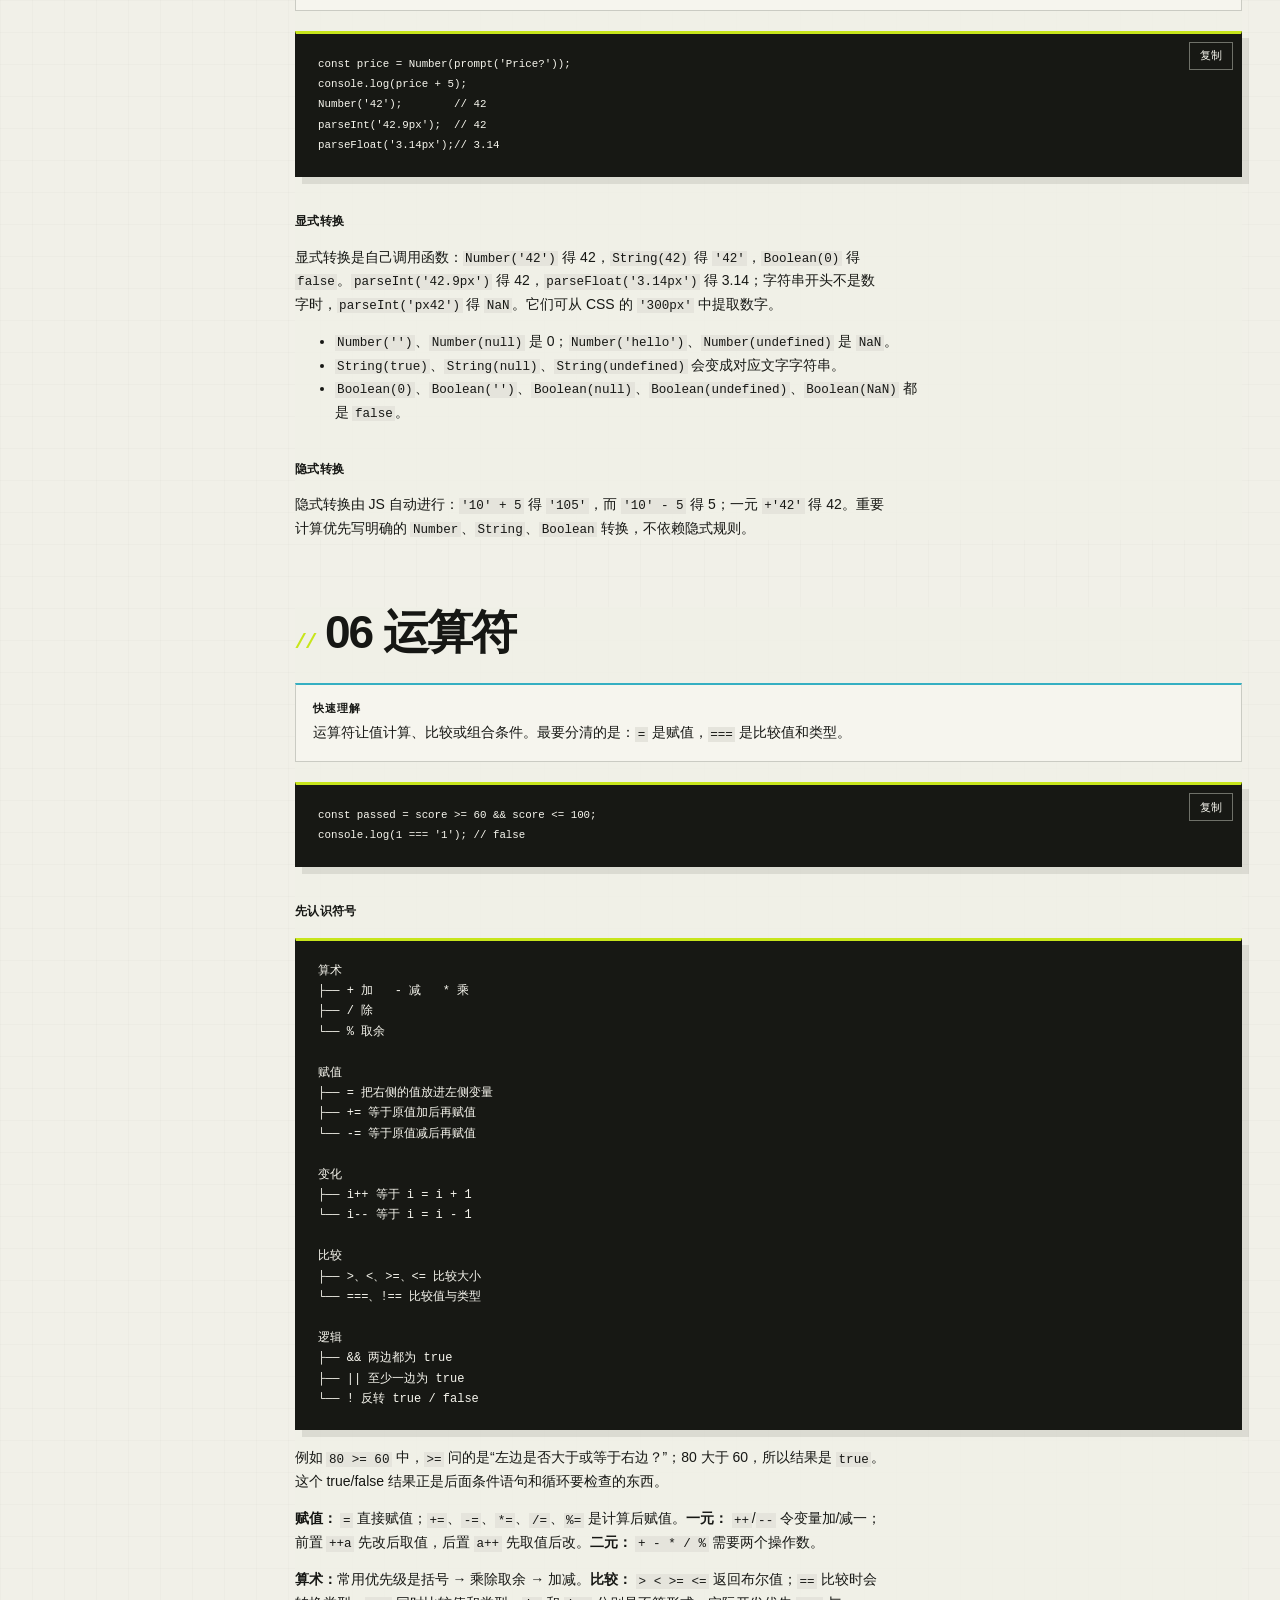
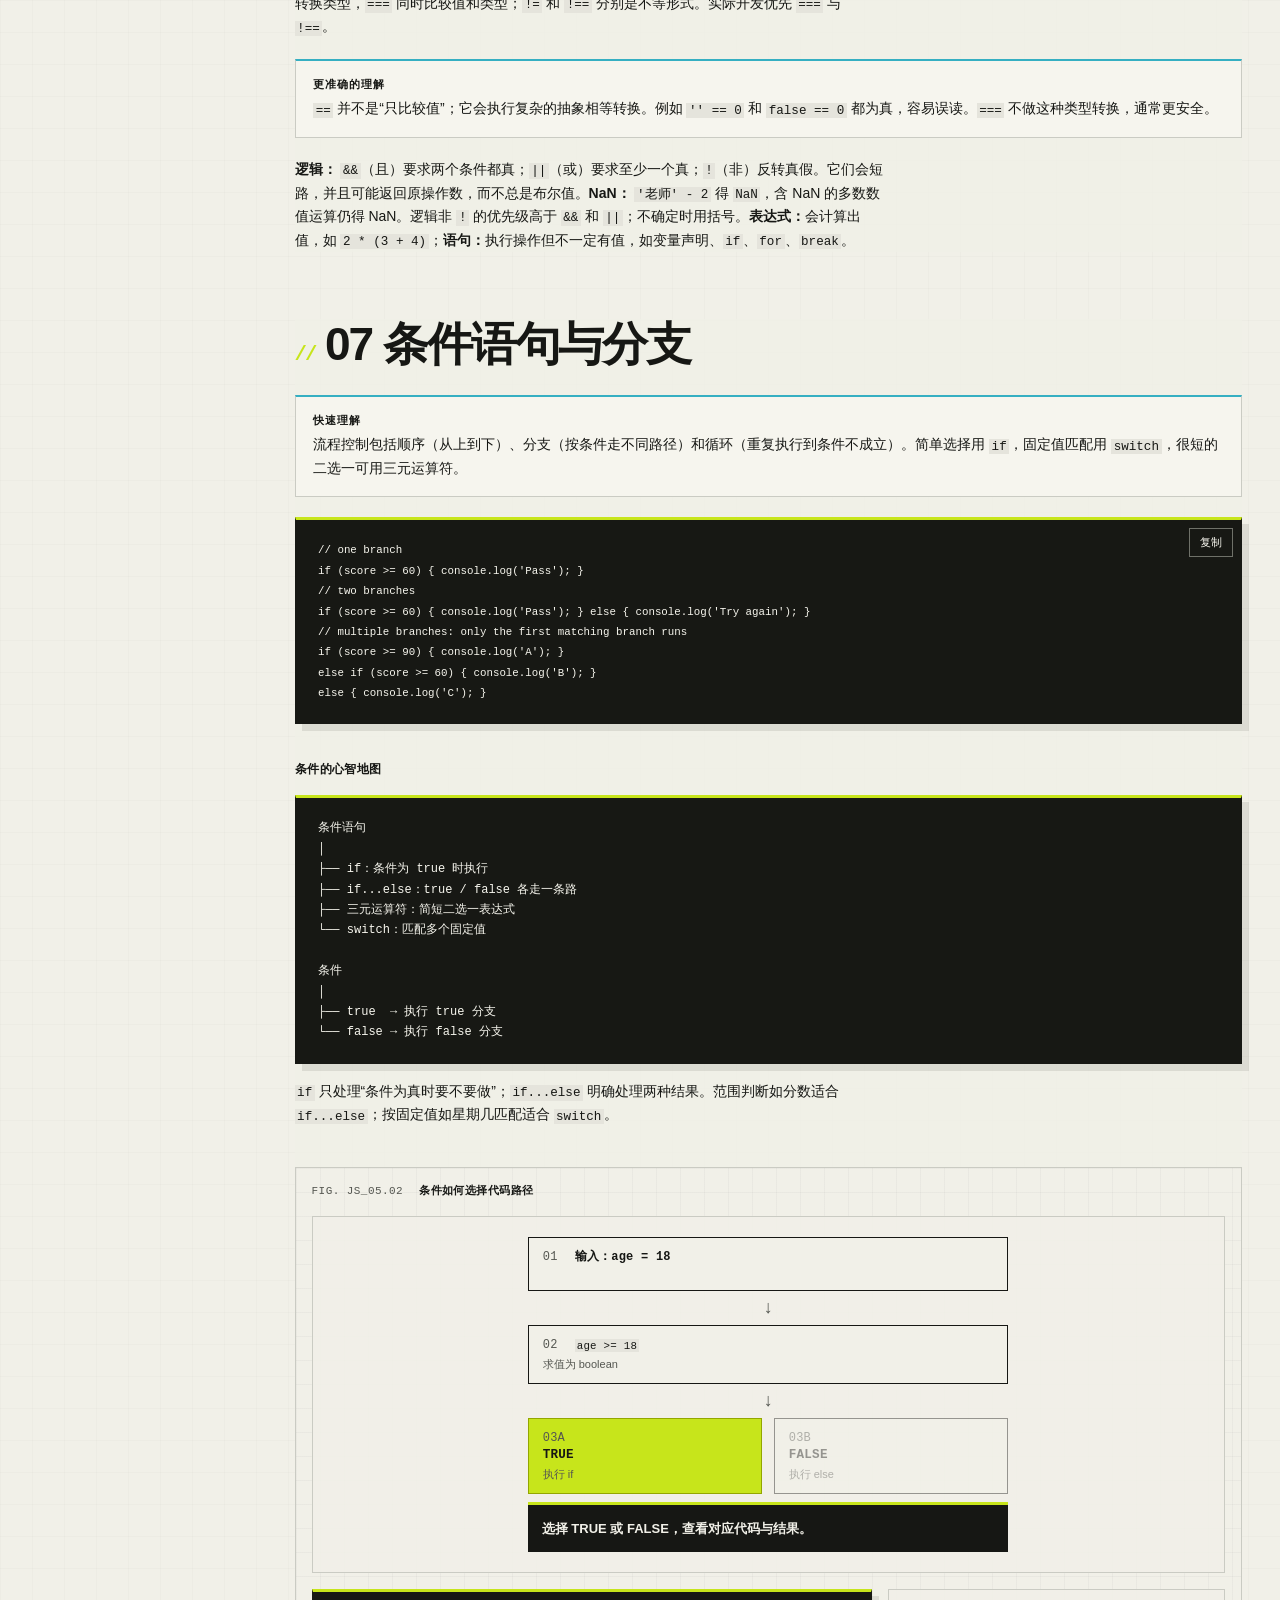
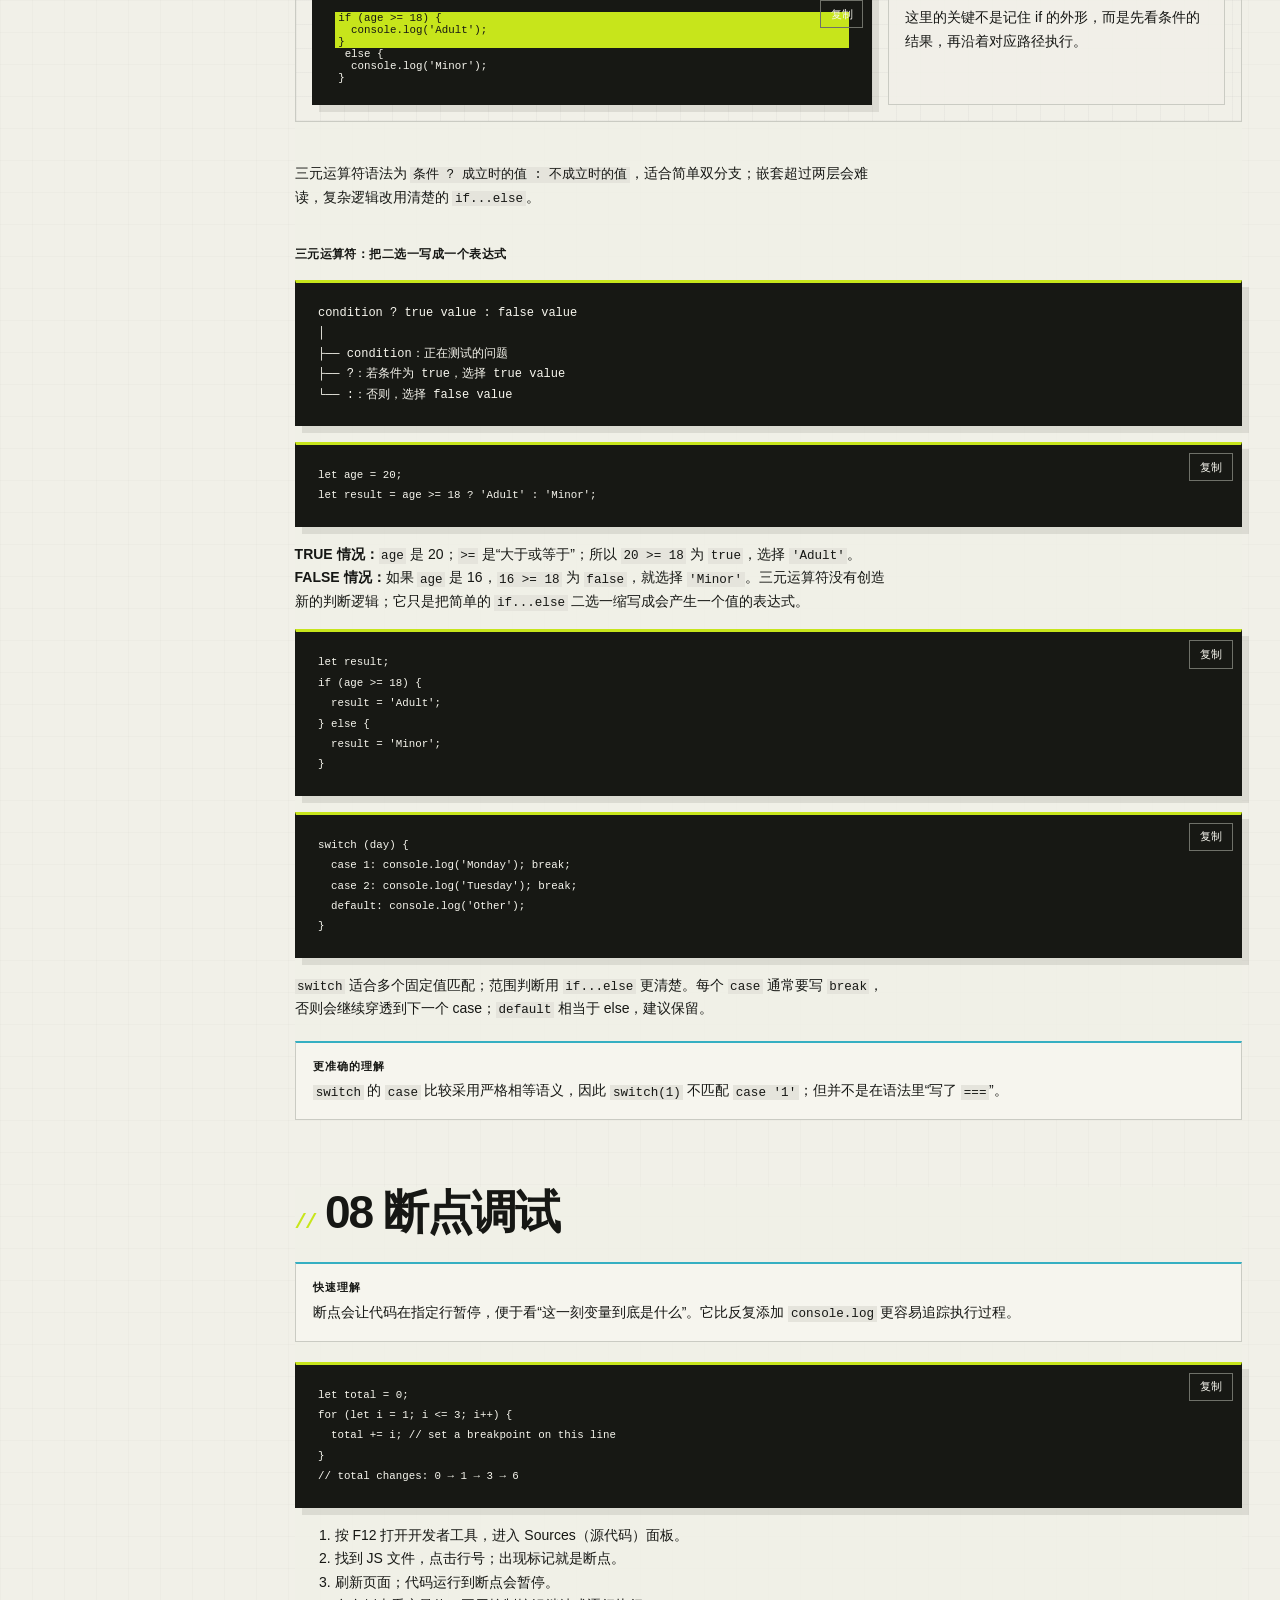
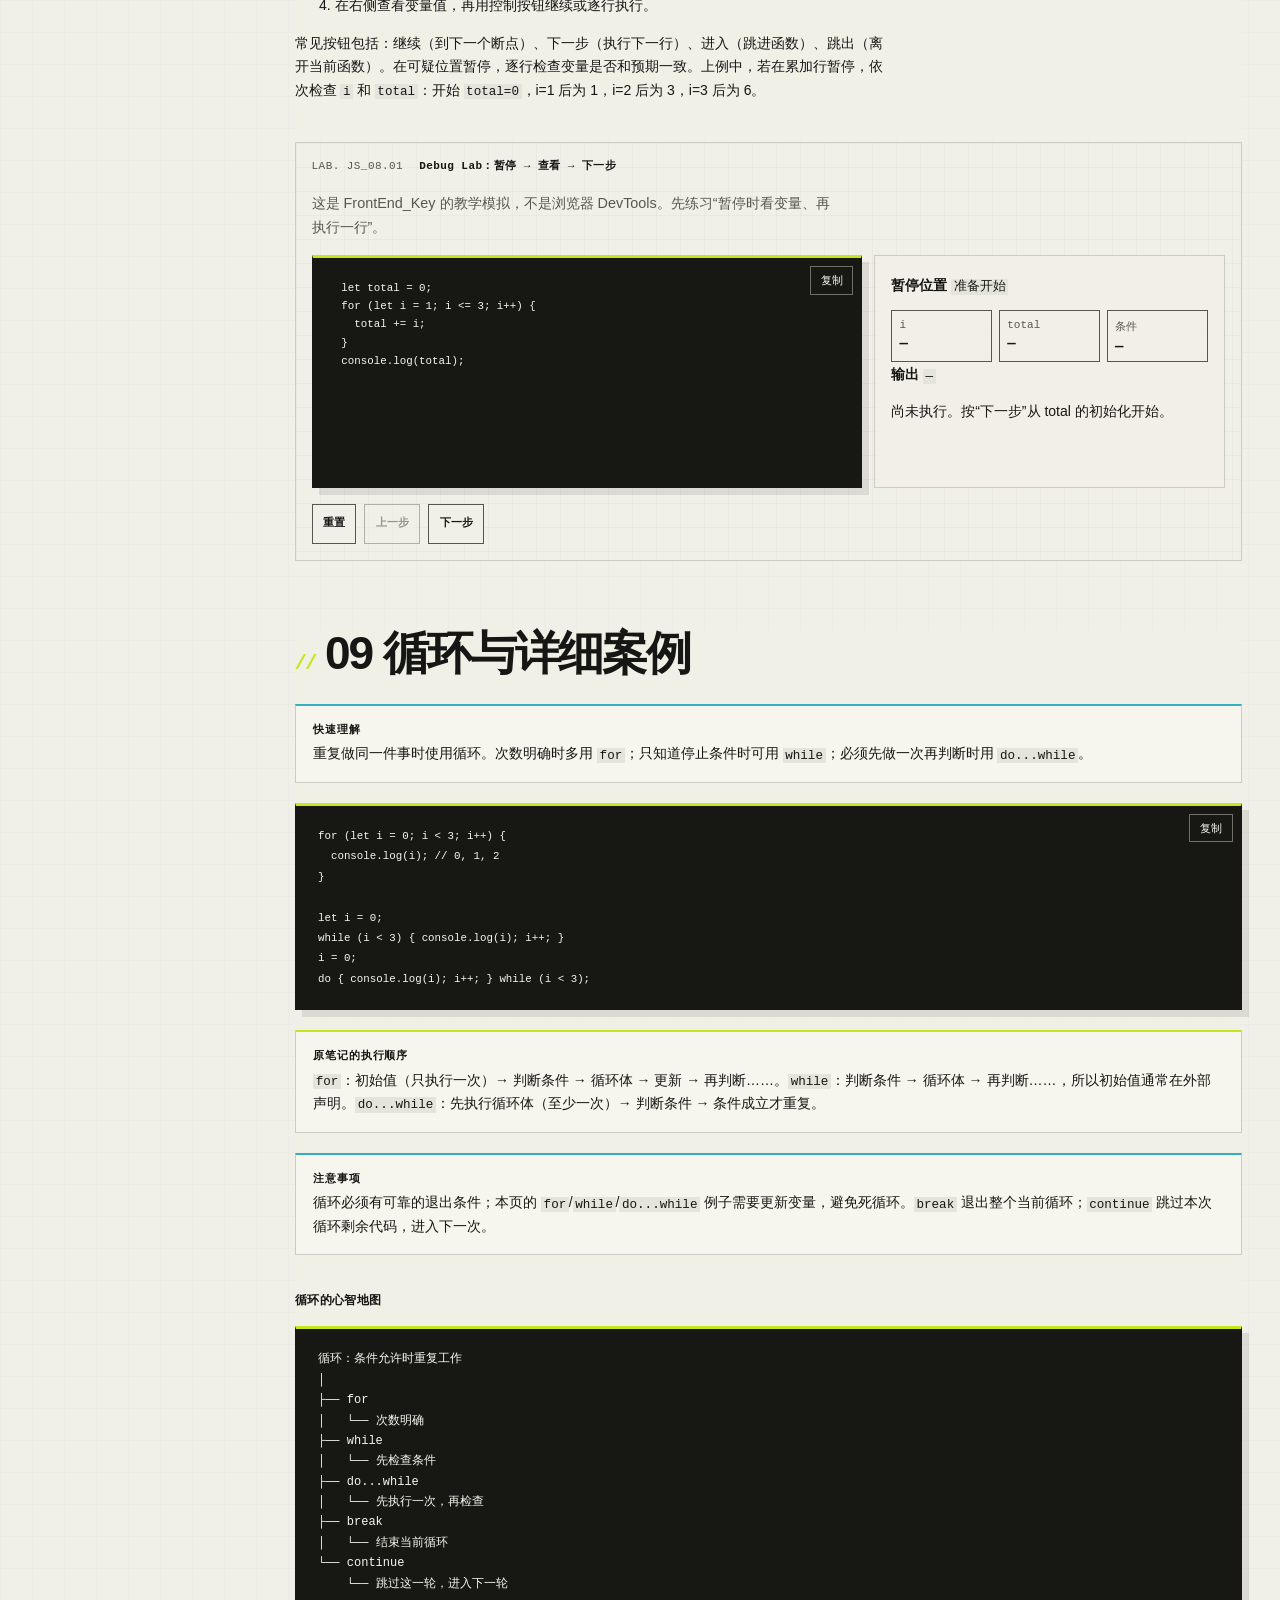
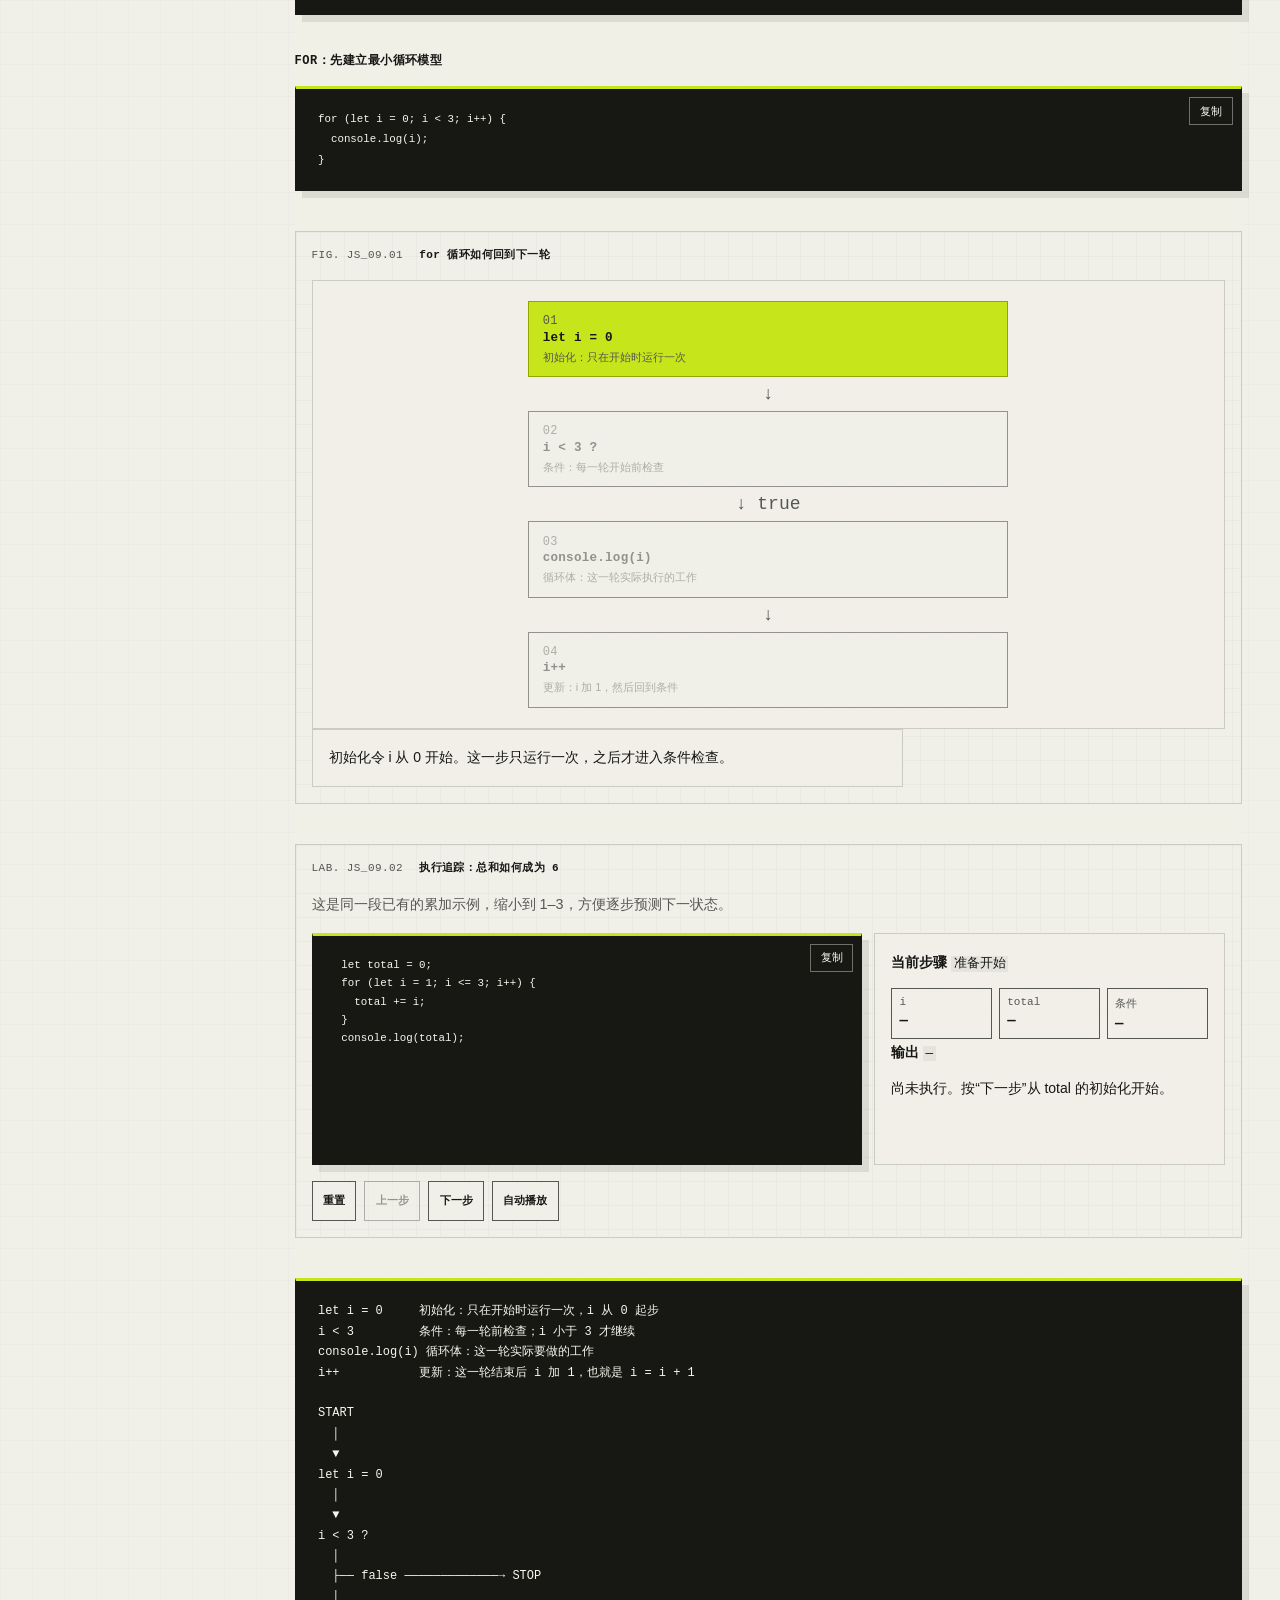
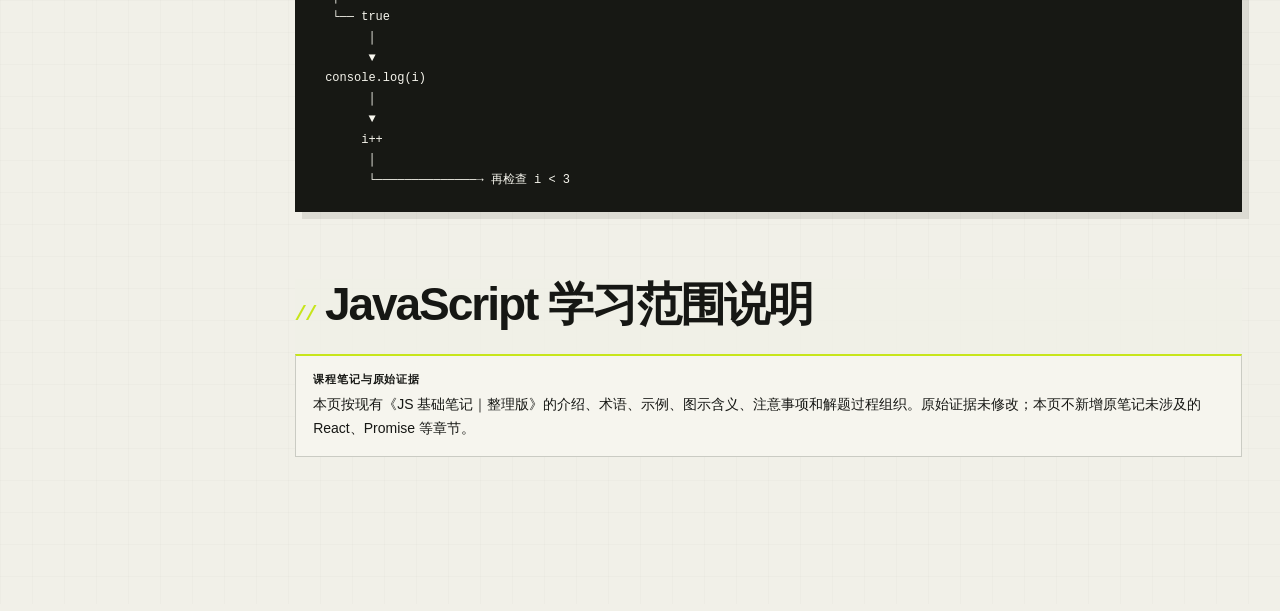
<file: pages/javascript.html>
<!doctype html>
<html lang="zh-CN">
<head>
<meta charset="utf-8">
<meta name="viewport" content="width=device-width,initial-scale=1">
<title>JavaScript 笔记｜Siyu 的前端知识库</title>
<link rel="stylesheet" href="../assets/css/notes.css">
</head>
<body data-title data-zh="JavaScript 笔记｜Siyu 的前端知识库" data-en="JavaScript Notes | Siyu's Frontend Knowledge Base">
<div class="progress">
</div>
<a class="skip" href="#main" data-zh="跳到内容" data-en="Skip to content">跳到内容</a>
<header class="topbar">
<a class="brand" href="../index.html">Siyu’s <span>Frontend KB</span>
</a>
<nav class="tabs" data-zh-aria-label="主导航" data-en-aria-label="Primary navigation" aria-label="主导航">
<a href="../index.html" data-zh="首页" data-en="Home">首页</a>
<a href="html.html">HTML</a>
<a href="css.html">CSS</a>
<a href="javascript.html" aria-current="page">JavaScript</a>
<a href="web-data.html" data-zh="Web 数据" data-en="Web Data">Web 数据</a>
<a href="react.html">React</a>
<a href="git.html">Git</a>
</nav>
<div class="lang">
<button data-lang="zh">中文</button>
<button data-lang="en">EN</button>
</div>
</header>
<div class="layout">
<aside class="sidebar">
<h2>JavaScript</h2>
<nav data-zh-aria-label="JavaScript 章节" data-en-aria-label="JavaScript sections" aria-label="JavaScript 章节">
<a href="#browser" data-zh="01 JS 与浏览器" data-en="01 JS and the browser">01 JS 与浏览器</a>
<a href="#writing" data-zh="02 JS 的书写方式" data-en="02 Writing JavaScript">02 JS 的书写方式</a>
<a href="#variables" data-zh="03 变量与常量" data-en="03 Variables and constants">03 变量与常量</a>
<a href="#types" data-zh="04 数组与数据类型" data-en="04 Arrays and data types">04 数组与数据类型</a>
<a href="#conversion" data-zh="05 类型转换" data-en="05 Type conversion">05 类型转换</a>
<a href="#operators" data-zh="06 运算符" data-en="06 Operators">06 运算符</a>
<a href="#branch" data-zh="07 条件语句" data-en="07 Conditionals">07 条件语句</a>
<a href="#debug" data-zh="08 断点调试" data-en="08 Breakpoint debugging">08 断点调试</a>
<a href="#loops" data-zh="09 循环与案例" data-en="09 Loops and cases">09 循环与案例</a>
</nav>
</aside>
<main id="main">
<header class="hero">
<h1 data-zh="JavaScript：逻辑与交互基础" data-en="JavaScript: foundations of logic and interaction">JavaScript：逻辑与交互基础</h1>
<p data-zh="本页以现有《JS 基础笔记｜整理版》为主要证据，保留当前学习范围内的定义、语法、案例、推理过程与注意事项；不提前加入 Promise、async/await、React 或复杂模式。" data-en="This page is reconstructed from the existing JavaScript foundation note. It preserves definitions, syntax, cases, reasoning, and cautions within the current learning scope—without prematurely adding Promise, async/await, React, or advanced patterns.">本页以现有《JS 基础笔记｜整理版》为主要证据，保留当前学习范围内的定义、语法、案例、推理过程与注意事项；不提前加入 Promise、async/await、React 或复杂模式。</p>
</header>
<div class="search-wrap">
<input id="site-search" type="search" data-zh-placeholder="搜索知识点、案例或原笔记内容，例如：NaN、temp、arr.length" data-en-placeholder="Search concepts, cases, or note content, e.g. NaN, temp, arr.length" placeholder="搜索知识点、案例或原笔记内容，例如：NaN、temp、arr.length">
<p id="search-result" class="search-result" aria-live="polite">
</p>
</div>

<section id="browser" data-section>
<h2 data-zh="01 JavaScript 与浏览器" data-en="01 JavaScript and the browser">01 JavaScript 与浏览器</h2>
<div class="card">
<strong data-zh="快速理解" data-en="Quick understanding">快速理解</strong>
<span data-zh="JavaScript（简称 JS）让网页“会回应”：监听点击等操作、验证表单、把数据放到页面上。浏览器读到 JS 后执行它。" data-en="JavaScript (JS) makes a webpage respond: it can listen for actions such as clicks, validate forms, and put data on a page. The browser executes the JavaScript it reads.">JavaScript（简称 JS）让网页“会回应”：监听点击等操作、验证表单、把数据放到页面上。浏览器读到 JS 后执行它。</span>
</div>
<pre>
<code>console.log('Hello, JavaScript!');</code>
</pre>
<h3 data-zh="定义与用途" data-en="Definition and uses">定义与用途</h3>
<p data-zh="JavaScript 是一种运行在客户端（浏览器）的编程语言，用来实现人机交互效果。原笔记列出的典型用途包括：网页特效（监听用户操作并作出反应）、表单验证（判断输入是否合法）、数据交互（获取后台数据并渲染到前端），以及服务端编程（Node.js 也可以运行 JS）。" data-en="JavaScript is a programming language that runs on the client side (in the browser) to create human–computer interaction. The original note identifies common uses: webpage effects that respond to user actions, form validation, data interaction that renders backend data on the frontend, and server-side programming because Node.js can also run JavaScript.">JavaScript 是一种运行在客户端（浏览器）的编程语言，用来实现人机交互效果。原笔记列出的典型用途包括：网页特效（监听用户操作并作出反应）、表单验证（判断输入是否合法）、数据交互（获取后台数据并渲染到前端），以及服务端编程（Node.js 也可以运行 JS）。</p>
<p data-zh="<code>ECMAScript</code>（基本语法）加上 <code>Web APIs</code>（DOM、BOM 等浏览器接口）构成网页中的 JavaScript 学习框架。ECMAScript 是由 ECMA 国际组织制定的语言标准，规定语法、数据类型、控制结构、函数和对象等；Web API 是浏览器提供的接口。" data-en="<code>ECMAScript</code> (core syntax) plus <code>Web APIs</code> (browser interfaces such as DOM and BOM) form the JavaScript learning frame for webpages. ECMAScript is the language standard developed by Ecma International; it specifies syntax, data types, control structures, functions, and objects. Web APIs are browser-provided interfaces.">
<code>ECMAScript</code>（基本语法）加上 <code>Web APIs</code>（DOM、BOM 等浏览器接口）构成网页中的 JavaScript 学习框架。ECMAScript 是由 ECMA 国际组织制定的语言标准，规定语法、数据类型、控制结构、函数和对象等；Web API 是浏览器提供的接口。</p>
<ul>
<li data-zh="<strong>DOM：</strong>操作 HTML 文档的结构、样式和内容。" data-en="<strong>DOM:</strong> works with an HTML document’s structure, style, and content.">
<strong>DOM：</strong>操作 HTML 文档的结构、样式和内容。</li>
<li data-zh="<strong>BOM：</strong>操作浏览器窗口、历史记录和导航等。" data-en="<strong>BOM:</strong> works with browser windows, history, navigation, and related features.">
<strong>BOM：</strong>操作浏览器窗口、历史记录和导航等。</li>
</ul>
<div class="card course">
<strong data-zh="执行顺序" data-en="Execution order">执行顺序</strong>
<span data-zh="JS 通常按 HTML 文档流顺序执行。<code>alert()</code> 与 <code>prompt()</code> 会暂停当前脚本和页面交互，直到用户关闭对话框。" data-en="JavaScript normally runs in HTML document-flow order. <code>alert()</code> and <code>prompt()</code> pause the current script and page interaction until the user closes the dialog.">JS 通常按 HTML 文档流顺序执行。<code>alert()</code> 与 <code>prompt()</code> 会暂停当前脚本和页面交互，直到用户关闭对话框。</span>
</div>
</section>

<section id="writing" data-section>
<h2 data-zh="02 JavaScript 的书写方式" data-en="02 Writing JavaScript">02 JavaScript 的书写方式</h2>
<div class="card">
<strong data-zh="快速理解" data-en="Quick understanding">快速理解</strong>
<span data-zh="通常把 JS 写进独立的 <code>.js</code> 文件，再由 HTML 引入；小练习也可以直接写在页面底部的 <code>&lt;script&gt;</code> 中。" data-en="Usually, write JavaScript in a separate <code>.js</code> file and include it from HTML. Small experiments can also be written in a <code>&lt;script&gt;</code> near the bottom of a page.">通常把 JS 写进独立的 <code>.js</code> 文件，再由 HTML 引入；小练习也可以直接写在页面底部的 <code>&lt;script&gt;</code> 中。</span>
</div>
<pre>
<code>&lt;!-- near the end of body --&gt;
&lt;script src="app.js"&gt;&lt;/script&gt;

// app.js
console.log('Page loaded');</code>
</pre>
<ul>
<li data-zh="<strong>内部 JS：</strong>写在 HTML 的 <code>&lt;script&gt;</code> 中，通常放在 <code>&lt;/body&gt;</code> 前；若放在 <code>&lt;head&gt;</code>，使用 <code>defer</code>，避免元素还未加载就查找失败。" data-en="<strong>Internal JavaScript:</strong> write it in an HTML <code>&lt;script&gt;</code>, normally before <code>&lt;/body&gt;</code>. If it is in <code>&lt;head&gt;</code>, use <code>defer</code> so code does not look for elements before they load.">
<strong>内部 JS：</strong>写在 HTML 的 <code>&lt;script&gt;</code> 中，通常放在 <code>&lt;/body&gt;</code> 前；若放在 <code>&lt;head&gt;</code>，使用 <code>defer</code>，避免元素还未加载就查找失败。</li>
<li data-zh="<strong>外部 JS：</strong>写入独立的 <code>.js</code> 文件，用 <code>&lt;script src=&quot;...&quot;&gt;&lt;/script&gt;</code> 引入。带 <code>src</code> 的 script 标签中不应再写可执行代码。" data-en="<strong>External JavaScript:</strong> write it in a separate <code>.js</code> file and include it with <code>&lt;script src=&quot;...&quot;&gt;&lt;/script&gt;</code>. A script tag with <code>src</code> should not also contain executable code.">
<strong>外部 JS：</strong>写入独立的 <code>.js</code> 文件，用 <code>&lt;script src=&quot;...&quot;&gt;&lt;/script&gt;</code> 引入。带 <code>src</code> 的 script 标签中不应再写可执行代码。</li>
<li data-zh="<strong>行内 JS：</strong>例如 <code>onclick</code>。它把 HTML 和 JS 混在一起，维护性和安全性更差，因此不建议使用。" data-en="<strong>Inline JavaScript:</strong> for example, <code>onclick</code>. It mixes HTML and JavaScript, making maintenance and security worse, so it is not recommended.">
<strong>行内 JS：</strong>例如 <code>onclick</code>。它把 HTML 和 JS 混在一起，维护性和安全性更差，因此不建议使用。</li>
</ul>
<h3 data-zh="常用输入与输出" data-en="Common input and output">常用输入与输出</h3>
<p data-zh="<code>alert()</code> 弹出提示框；<code>console.log()</code> 输出到控制台，适合调试；<code>document.write()</code> 向文档写内容；<code>prompt()</code> 返回用户输入，取消时返回 <code>null</code>；<code>confirm()</code> 返回布尔值。" data-en="<code>alert()</code> shows a dialog; <code>console.log()</code> prints to the console and is useful for debugging; <code>document.write()</code> writes to the document; <code>prompt()</code> returns user input or <code>null</code> when cancelled; <code>confirm()</code> returns a Boolean.">
<code>alert()</code> 弹出提示框；<code>console.log()</code> 输出到控制台，适合调试；<code>document.write()</code> 向文档写内容；<code>prompt()</code> 返回用户输入，取消时返回 <code>null</code>；<code>confirm()</code> 返回布尔值。</p>
<div class="card supp">
<strong data-zh="更准确的理解" data-en="More accurate understanding">更准确的理解</strong>
<span data-zh="<code>document.write()</code> 在文档解析期间会写入当前位置；在页面加载完成后调用通常会清空并重写当前文档，所以现代页面一般不用它。<code>alert()</code>、<code>prompt()</code> 会暂停交互，适合练习而不是正式 UI。" data-en="During document parsing, <code>document.write()</code> writes at the current position. Calling it after load usually clears and rewrites the document, so modern pages generally avoid it. <code>alert()</code> and <code>prompt()</code> pause interaction: useful for exercises, not production UI.">
<code>document.write()</code> 在文档解析期间会写入当前位置；在页面加载完成后调用通常会清空并重写当前文档，所以现代页面一般不用它。<code>alert()</code>、<code>prompt()</code> 会暂停交互，适合练习而不是正式 UI。</span>
</div>
<h3 data-zh="命名、注释、结束符与字面量" data-en="Naming, comments, semicolons, and literals">命名、注释、结束符与字面量</h3>
<p data-zh="变量名不能使用关键字（如 <code>let</code>、<code>if</code>、<code>for</code>），不能以数字开头，不能有空格或特殊字符，区分大小写；短横线 <code>-</code> 不能用于变量名。建议用有意义的小驼峰名称，例如 <code>myUserName</code>。" data-en="A variable name cannot use a keyword such as <code>let</code>, <code>if</code>, or <code>for</code>; it cannot begin with a number or include spaces or special characters; and it is case-sensitive. A hyphen <code>-</code> cannot be used in a variable name. Prefer meaningful camelCase names such as <code>myUserName</code>.">变量名不能使用关键字（如 <code>let</code>、<code>if</code>、<code>for</code>），不能以数字开头，不能有空格或特殊字符，区分大小写；短横线 <code>-</code> 不能用于变量名。建议用有意义的小驼峰名称，例如 <code>myUserName</code>。</p>
<p data-zh="单行注释使用 <code>//</code>；块注释使用 <code>/* ... */</code>，且不能嵌套。分号可以按项目规范统一写或省略；自动插入分号（ASI）有边界情况，初学阶段统一写更直观。字面量是直接写在代码中的固定值，例如 <code>42</code>、<code>'JavaScript'</code>、<code>true</code>、<code>[1, 2, 3]</code>、<code>{ name: 'Alice', age: 30 }</code>。" data-en="Use <code>//</code> for a one-line comment and <code>/* ... */</code> for a block comment; block comments cannot nest. A project may consistently write or omit semicolons, but automatic semicolon insertion (ASI) has edge cases, so writing them consistently is clearer at this stage. A literal is a fixed value written directly in code, such as <code>42</code>, <code>'JavaScript'</code>, <code>true</code>, <code>[1, 2, 3]</code>, or <code>{ name: 'Alice', age: 30 }</code>.">单行注释使用 <code>//</code>；块注释使用 <code>/* ... */</code>，且不能嵌套。分号可以按项目规范统一写或省略；自动插入分号（ASI）有边界情况，初学阶段统一写更直观。字面量是直接写在代码中的固定值，例如 <code>42</code>、<code>'JavaScript'</code>、<code>true</code>、<code>[1, 2, 3]</code>、<code>{ name: 'Alice', age: 30 }</code>。</p>
</section>

<section id="variables" data-section>
<h2 data-zh="03 变量与常量" data-en="03 Variables and constants">03 变量与常量</h2>
<div class="card">
<strong data-zh="快速理解" data-en="Quick understanding">快速理解</strong>
<span data-zh="变量像贴了名字的盒子。值会变时用 <code>let</code>；绑定本身不换时用 <code>const</code>。先声明，再使用。" data-en="A variable is like a box with a name. Use <code>let</code> when its binding will change and <code>const</code> when the binding itself will not. Declare it before using it.">变量像贴了名字的盒子。值会变时用 <code>let</code>；绑定本身不换时用 <code>const</code>。先声明，再使用。</span>
</div>
<pre>
<code>let age;            // declare
age = 18;           // assign
age = 19;           // update: do not write let again
let name = 'Siyu';  // declare and assign</code>
</pre>
<p data-zh="变量是程序在内存中申请的一小块存储空间：变量名像门牌号，地址由程序分配，数据放在对应空间中。基本使用包括声明、赋值、更新，以及声明多个变量。赋值永远是右边的值给左边。<code>let</code> 不能在同一作用域重复声明。多个变量可写成 <code>let a = 1, b = 2;</code>，但原笔记建议一行一个，阅读更清楚。" data-en="A variable is a small storage space requested by a program in memory: its name is like an address label, the program assigns the address, and data is stored there. Basic use includes declaration, assignment, update, and declaring multiple variables. Assignment always moves the value on the right to the left. <code>let</code> cannot be redeclared in the same scope. Multiple variables can be written as <code>let a = 1, b = 2;</code>, but the original note recommends one per line for clarity.">变量是程序在内存中申请的一小块存储空间：变量名像门牌号，地址由程序分配，数据放在对应空间中。基本使用包括声明、赋值、更新，以及声明多个变量。赋值永远是右边的值给左边。<code>let</code> 不能在同一作用域重复声明。多个变量可写成 <code>let a = 1, b = 2;</code>，但原笔记建议一行一个，阅读更清楚。</p>
<h3 data-zh="案例：交换变量" data-en="Case: swapping variables">案例：交换变量</h3>
<div class="card course">
<strong data-zh="需求与思路" data-en="Goal and reasoning">需求与思路</strong>
<span data-zh="交换 <code>a</code> 和 <code>b</code> 时，不能直接先写 <code>a = b</code>，否则原来的 <code>a</code> 会丢失。借第三个临时变量 <code>temp</code> 暂存；<code>temp</code> 是惯用名，不是固定名称。" data-en="To swap <code>a</code> and <code>b</code>, do not start with <code>a = b</code>, because the original value of <code>a</code> would be lost. Store it in a third temporary variable, <code>temp</code>; <code>temp</code> is conventional, not required.">交换 <code>a</code> 和 <code>b</code> 时，不能直接先写 <code>a = b</code>，否则原来的 <code>a</code> 会丢失。借第三个临时变量 <code>temp</code> 暂存；<code>temp</code> 是惯用名，不是固定名称。</span>
</div>
<pre>
<code>let a = 114;
let b = 514;
let temp = a;
a = b;
b = temp;
console.log(a, b); // 514 114</code>
</pre>
<p data-zh="<strong>每一步变化：</strong>
<code>a=114, b=514</code> → <code>temp=114</code>（保存原 a）→ <code>a=514</code>（得到原 b）→ <code>b=114</code>（取回原 a）。<strong>输出：</strong>
<code>514 114</code>。" data-en="<strong>Step-by-step changes:</strong> <code>a=114, b=514</code> → <code>temp=114</code> (save original a) → <code>a=514</code> (receive original b) → <code>b=114</code> (recover original a). <strong>Output:</strong> <code>514 114</code>.">
<strong>每一步变化：</strong>
<code>a=114, b=514</code> → <code>temp=114</code>（保存原 a）→ <code>a=514</code>（得到原 b）→ <code>b=114</code>（取回原 a）。<strong>输出：</strong>
<code>514 114</code>。</p>
<h3 data-zh="let、var 与 const" data-en="let, var, and const">let、var 与 const</h3>
<ul>
<li data-zh="<code>var</code> 是旧写法，可重复声明，使用函数作用域并有变量提升；现代代码通常不用。" data-en="<code>var</code> is the older form. It can be redeclared, uses function scope, and has hoisting; modern code generally avoids it.">
<code>var</code> 是旧写法，可重复声明，使用函数作用域并有变量提升；现代代码通常不用。</li>
<li data-zh="<code>let</code> 不可在同一作用域重复声明，使用块级作用域；声明前处于暂时性死区，不能访问。" data-en="<code>let</code> cannot be redeclared in the same scope and uses block scope; before declaration it is in the temporal dead zone and cannot be accessed.">
<code>let</code> 不可在同一作用域重复声明，使用块级作用域；声明前处于暂时性死区，不能访问。</li>
<li data-zh="<code>const</code> 必须在声明时赋值，之后不能重新赋值。原则是：能用 <code>const</code> 就用，确定值会变时才用 <code>let</code>。" data-en="<code>const</code> must be assigned when declared and cannot later be reassigned. Rule of thumb: use <code>const</code> when possible, and use <code>let</code> when the value is known to change.">
<code>const</code> 必须在声明时赋值，之后不能重新赋值。原则是：能用 <code>const</code> 就用，确定值会变时才用 <code>let</code>。</li>
</ul>
<div class="card supp">
<strong data-zh="更准确的理解" data-en="More accurate understanding">更准确的理解</strong>
<span data-zh="<code>const</code> 禁止的是重新赋值，不是冻结数组或对象内部。<code>const list = [];</code> 后可写 <code>list.push(1)</code>，但不能写 <code>list = []</code>；对象属性同理。若要禁止内部修改，需要 <code>Object.freeze()</code>，且默认是浅冻结。" data-en="<code>const</code> prevents reassignment; it does not freeze an array or object internally. After <code>const list = [];</code>, <code>list.push(1)</code> is allowed, but <code>list = []</code> is not. The same applies to object properties. Preventing internal changes requires <code>Object.freeze()</code>, which is shallow by default.">
<code>const</code> 禁止的是重新赋值，不是冻结数组或对象内部。<code>const list = [];</code> 后可写 <code>list.push(1)</code>，但不能写 <code>list = []</code>；对象属性同理。若要禁止内部修改，需要 <code>Object.freeze()</code>，且默认是浅冻结。</span>
</div>
</section>

<section id="types" data-section>
<h2 data-zh="04 数组与数据类型" data-en="04 Arrays and data types">04 数组与数据类型</h2>
<div class="card">
<strong data-zh="快速理解" data-en="Quick understanding">快速理解</strong>
<span data-zh="数据类型决定一个值能做什么。数组用一个变量名按顺序保存多个值，访问时从索引 0 开始。" data-en="A data type affects what a value can do. An array stores multiple values in order under one variable name, and indexes begin at 0.">数据类型决定一个值能做什么。数组用一个变量名按顺序保存多个值，访问时从索引 0 开始。</span>
</div>
<h3 data-zh="数组（Arrays）" data-en="Arrays">数组（Arrays）</h3>
<p data-zh="数组是有序值的集合，可以混合放数字、字符串、布尔值、对象等。每一个值是元素（element），索引（index）是位置，从 0 开始；长度（length）是元素数量。" data-en="An array is an ordered collection of values. It can mix numbers, strings, Booleans, objects, and more. Each value is an element; an index is its position and begins at 0; length is the number of elements.">数组是有序值的集合，可以混合放数字、字符串、布尔值、对象等。每一个值是元素（element），索引（index）是位置，从 0 开始；长度（length）是元素数量。</p>
<pre>
<code>let fruits = ['apple', 'banana', 'orange'];
let numbers = [1, 2, 3, 4, 5];
let mixed = [42, 'hello', true, null];
console.log(fruits[0]);      // apple
console.log(fruits.length);  // 3</code>
</pre>
<h3 data-zh="JavaScript 的数据类型" data-en="JavaScript data types">JavaScript 的数据类型</h3>
<p data-zh="JS 是动态类型语言：变量不需要先写死类型，值改变时类型可以随之变化。基础值类型包括 <code>number</code>、<code>string</code>、<code>boolean</code>、<code>undefined</code>、<code>null</code>、<code>symbol</code>、<code>bigint</code>；对象和数组等是对象值。" data-en="JavaScript is dynamically typed: a variable does not need a fixed type written in advance, and its type can change as its value changes. Primitive types include <code>number</code>, <code>string</code>, <code>boolean</code>, <code>undefined</code>, <code>null</code>, <code>symbol</code>, and <code>bigint</code>; objects and arrays are object values.">JS 是动态类型语言：变量不需要先写死类型，值改变时类型可以随之变化。基础值类型包括 <code>number</code>、<code>string</code>、<code>boolean</code>、<code>undefined</code>、<code>null</code>、<code>symbol</code>、<code>bigint</code>；对象和数组等是对象值。</p>
<ul>
<li data-zh="<strong>Number：</strong>正数、负数、小数都是 Number；<code>Infinity</code> 表示无穷大。" data-en="<strong>Number:</strong> positive numbers, negative numbers, and decimals are Numbers; <code>Infinity</code> represents infinity.">
<strong>Number：</strong>正数、负数、小数都是 Number；<code>Infinity</code> 表示无穷大。</li>
<li data-zh="<strong>String：</strong>文本可用单引号、双引号或反引号；模板字符串可写 <code>`My name is ${name}`</code>。" data-en="<strong>String:</strong> text can use single quotes, double quotes, or backticks; a template string can be written as <code>`My name is ${name}`</code>.">
<strong>String：</strong>文本可用单引号、双引号或反引号；模板字符串可写 <code>`My name is ${name}`</code>。</li>
<li data-zh="<strong>Boolean：</strong>只有 <code>true</code> 和 <code>false</code>。假值有 <code>false</code>、<code>0</code>、<code>''</code>、<code>null</code>、<code>undefined</code>、<code>NaN</code>；其余值为真值。" data-en="<strong>Boolean:</strong> it has only <code>true</code> and <code>false</code>. Falsy values are <code>false</code>, <code>0</code>, <code>''</code>, <code>null</code>, <code>undefined</code>, and <code>NaN</code>; other values are truthy.">
<strong>Boolean：</strong>只有 <code>true</code> 和 <code>false</code>。假值有 <code>false</code>、<code>0</code>、<code>''</code>、<code>null</code>、<code>undefined</code>、<code>NaN</code>；其余值为真值。</li>
<li data-zh="<strong>null：</strong>主动表示“这里没有值”；<strong>undefined：</strong>通常表示未赋值，函数没有返回值也会得到它。" data-en="<strong>null:</strong> intentionally means “there is no value here”; <strong>undefined:</strong> usually means a value was not assigned, and a function with no return value also produces it.">
<strong>null：</strong>主动表示“这里没有值”；<strong>undefined：</strong>通常表示未赋值，函数没有返回值也会得到它。</li>
<li data-zh="<strong>Symbol：</strong>每次创建都唯一，常作对象属性键，初级阶段了解即可。" data-en="<strong>Symbol:</strong> each created Symbol is unique and is often used as an object-property key; knowing this is enough at this stage.">
<strong>Symbol：</strong>每次创建都唯一，常作对象属性键，初级阶段了解即可。</li>
<li data-zh="<strong>Object / Array：</strong>对象是键值对集合；数组是有序数据。" data-en="<strong>Object / Array:</strong> an object is a collection of key–value pairs; an array is ordered data.">
<strong>Object / Array：</strong>对象是键值对集合；数组是有序数据。</li>
</ul>
<pre>
<code>typeof 42;         // 'number'
typeof 'hello';    // 'string'
typeof true;       // 'boolean'
typeof undefined;  // 'undefined'
typeof null;       // 'object'
typeof [];         // 'object'</code>
</pre>
<div class="card supp">
<strong data-zh="更准确的理解" data-en="More accurate understanding">更准确的理解</strong>
<span data-zh="原笔记用“基本 / 引用”帮助入门，但规范里没有“引用类型”这一正式分类；对象（包括数组、函数）是对象值。判断数组使用 <code>Array.isArray([])</code>，不要只看 <code>typeof</code>。<code>typeof null</code> 与 <code>typeof []</code> 都是 <code>'object'</code>，是历史/分类限制。<code>NaN</code> 是 number 类型的特殊值，<code>NaN !== NaN</code>；用 <code>Number.isNaN(value)</code> 判断。" data-en="The original note uses “primitive / reference” to help beginners, but the specification does not use “reference type” as a formal category; objects, including arrays and functions, are object values. Use <code>Array.isArray([])</code> to identify an array rather than relying only on <code>typeof</code>. Both <code>typeof null</code> and <code>typeof []</code> return <code>'object'</code>, a historical limitation. <code>NaN</code> is a special number value, <code>NaN !== NaN</code>, and <code>Number.isNaN(value)</code> checks it.">原笔记用“基本 / 引用”帮助入门，但规范里没有“引用类型”这一正式分类；对象（包括数组、函数）是对象值。判断数组使用 <code>Array.isArray([])</code>，不要只看 <code>typeof</code>。<code>typeof null</code> 与 <code>typeof []</code> 都是 <code>'object'</code>，是历史/分类限制。<code>NaN</code> 是 number 类型的特殊值，<code>NaN !== NaN</code>；用 <code>Number.isNaN(value)</code> 判断。</span>
</div>
</section>

<section id="conversion" data-section>
<h2 data-zh="05 类型转换" data-en="05 Type conversion">05 类型转换</h2>
<div class="card">
<strong data-zh="快速理解" data-en="Quick understanding">快速理解</strong>
<span data-zh="输入框拿到的内容通常是字符串。要计算时先明确转换成数字，避免 <code>'10' + 5</code> 得到 <code>'105'</code>。" data-en="Input from a prompt is usually a string. Convert it explicitly before calculating so <code>'10' + 5</code> does not become <code>'105'</code>.">输入框拿到的内容通常是字符串。要计算时先明确转换成数字，避免 <code>'10' + 5</code> 得到 <code>'105'</code>。</span>
</div>
<pre>
<code>const price = Number(prompt('Price?'));
console.log(price + 5);
Number('42');        // 42
parseInt('42.9px');  // 42
parseFloat('3.14px');// 3.14</code>
</pre>
<h3 data-zh="显式转换" data-en="Explicit conversion">显式转换</h3>
<p data-zh="显式转换是自己调用函数：<code>Number('42')</code> 得 42，<code>String(42)</code> 得 <code>'42'</code>，<code>Boolean(0)</code> 得 <code>false</code>。<code>parseInt('42.9px')</code> 得 42，<code>parseFloat('3.14px')</code> 得 3.14；字符串开头不是数字时，<code>parseInt('px42')</code> 得 <code>NaN</code>。它们可从 CSS 的 <code>'300px'</code> 中提取数字。" data-en="Explicit conversion means calling a function yourself: <code>Number('42')</code> gives 42, <code>String(42)</code> gives <code>'42'</code>, and <code>Boolean(0)</code> gives <code>false</code>. <code>parseInt('42.9px')</code> gives 42 and <code>parseFloat('3.14px')</code> gives 3.14; if a string does not begin with a number, <code>parseInt('px42')</code> gives <code>NaN</code>. They can extract a number from CSS text such as <code>'300px'</code>.">显式转换是自己调用函数：<code>Number('42')</code> 得 42，<code>String(42)</code> 得 <code>'42'</code>，<code>Boolean(0)</code> 得 <code>false</code>。<code>parseInt('42.9px')</code> 得 42，<code>parseFloat('3.14px')</code> 得 3.14；字符串开头不是数字时，<code>parseInt('px42')</code> 得 <code>NaN</code>。它们可从 CSS 的 <code>'300px'</code> 中提取数字。</p>
<ul>
<li data-zh="<code>Number('')</code>、<code>Number(null)</code> 是 0；<code>Number('hello')</code>、<code>Number(undefined)</code> 是 <code>NaN</code>。" data-en="<code>Number('')</code> and <code>Number(null)</code> are 0; <code>Number('hello')</code> and <code>Number(undefined)</code> are <code>NaN</code>.">
<code>Number('')</code>、<code>Number(null)</code> 是 0；<code>Number('hello')</code>、<code>Number(undefined)</code> 是 <code>NaN</code>。</li>
<li data-zh="<code>String(true)</code>、<code>String(null)</code>、<code>String(undefined)</code> 会变成对应文字字符串。" data-en="<code>String(true)</code>, <code>String(null)</code>, and <code>String(undefined)</code> become their corresponding text strings.">
<code>String(true)</code>、<code>String(null)</code>、<code>String(undefined)</code> 会变成对应文字字符串。</li>
<li data-zh="<code>Boolean(0)</code>、<code>Boolean('')</code>、<code>Boolean(null)</code>、<code>Boolean(undefined)</code>、<code>Boolean(NaN)</code> 都是 <code>false</code>。" data-en="<code>Boolean(0)</code>, <code>Boolean('')</code>, <code>Boolean(null)</code>, <code>Boolean(undefined)</code>, and <code>Boolean(NaN)</code> are all <code>false</code>.">
<code>Boolean(0)</code>、<code>Boolean('')</code>、<code>Boolean(null)</code>、<code>Boolean(undefined)</code>、<code>Boolean(NaN)</code> 都是 <code>false</code>。</li>
</ul>
<h3 data-zh="隐式转换" data-en="Implicit conversion">隐式转换</h3>
<p data-zh="隐式转换由 JS 自动进行：<code>'10' + 5</code> 得 <code>'105'</code>，而 <code>'10' - 5</code> 得 5；一元 <code>+'42'</code> 得 42。重要计算优先写明确的 <code>Number</code>、<code>String</code>、<code>Boolean</code> 转换，不依赖隐式规则。" data-en="JavaScript performs implicit conversion automatically: <code>'10' + 5</code> becomes <code>'105'</code>, while <code>'10' - 5</code> is 5; unary <code>+'42'</code> is 42. For important calculations, prefer clear <code>Number</code>, <code>String</code>, or <code>Boolean</code> conversions instead of relying on implicit rules.">隐式转换由 JS 自动进行：<code>'10' + 5</code> 得 <code>'105'</code>，而 <code>'10' - 5</code> 得 5；一元 <code>+'42'</code> 得 42。重要计算优先写明确的 <code>Number</code>、<code>String</code>、<code>Boolean</code> 转换，不依赖隐式规则。</p>
</section>

<section id="operators" data-section>
<h2 data-zh="06 运算符" data-en="06 Operators">06 运算符</h2>
<div class="card">
<strong data-zh="快速理解" data-en="Quick understanding">快速理解</strong>
<span data-zh="运算符让值计算、比较或组合条件。最要分清的是：<code>=</code> 是赋值，<code>===</code> 是比较值和类型。" data-en="Operators calculate values, compare values, or combine conditions. The key distinction is that <code>=</code> assigns, while <code>===</code> compares both value and type.">运算符让值计算、比较或组合条件。最要分清的是：<code>=</code> 是赋值，<code>===</code> 是比较值和类型。</span>
</div>
<pre>
<code>const passed = score >= 60 && score <= 100;
console.log(1 === '1'); // false</code>
</pre>
<h3 data-zh="先认识符号" data-en="Meet the symbols first">先认识符号</h3>
<pre data-zh="算术&#10;├── + 加   - 减   * 乘&#10;├── / 除&#10;└── % 取余&#10;&#10;赋值&#10;├── = 把右侧的值放进左侧变量&#10;├── += 等于原值加后再赋值&#10;└── -= 等于原值减后再赋值&#10;&#10;变化&#10;├── i++ 等于 i = i + 1&#10;└── i-- 等于 i = i - 1&#10;&#10;比较&#10;├── >、<、>=、<= 比较大小&#10;└── ===、!== 比较值与类型&#10;&#10;逻辑&#10;├── && 两边都为 true&#10;├── || 至少一边为 true&#10;└── ! 反转 true / false" data-en="Arithmetic&#10;├── + add   - subtract   * multiply&#10;├── / divide&#10;└── % remainder&#10;&#10;Assignment&#10;├── = put the right-side value into the left variable&#10;├── += add, then assign&#10;└── -= subtract, then assign&#10;&#10;Change&#10;├── i++ is i = i + 1&#10;└── i-- is i = i - 1&#10;&#10;Comparison&#10;├── >, <, >=, <= compare size&#10;└── ===, !== compare value and type&#10;&#10;Logic&#10;├── && requires both sides to be true&#10;├── || requires at least one side to be true&#10;└── ! reverses true / false">算术
├── + 加   - 减   * 乘
├── / 除
└── % 取余

赋值
├── = 把右侧的值放进左侧变量
├── += 等于原值加后再赋值
└── -= 等于原值减后再赋值

变化
├── i++ 等于 i = i + 1
└── i-- 等于 i = i - 1

比较
├── >、<、>=、<= 比较大小
└── ===、!== 比较值与类型

逻辑
├── && 两边都为 true
├── || 至少一边为 true
└── ! 反转 true / false</pre>
<p data-zh="例如 <code>80 >= 60</code> 中，<code>>=</code> 问的是“左边是否大于或等于右边？”；80 大于 60，所以结果是 <code>true</code>。这个 true/false 结果正是后面条件语句和循环要检查的东西。" data-en="For example, in <code>80 >= 60</code>, <code>>=</code> asks, “is the left side greater than or equal to the right side?” Because 80 is greater than 60, the result is <code>true</code>. This true/false result is exactly what later conditionals and loops test.">例如 <code>80 >= 60</code> 中，<code>>=</code> 问的是“左边是否大于或等于右边？”；80 大于 60，所以结果是 <code>true</code>。这个 true/false 结果正是后面条件语句和循环要检查的东西。</p>
<p data-zh="<strong>赋值：</strong>
<code>=</code> 直接赋值；<code>+=</code>、<code>-=</code>、<code>*=</code>、<code>/=</code>、<code>%=</code> 是计算后赋值。<strong>一元：</strong>
<code>++</code>/<code>--</code> 令变量加/减一；前置 <code>++a</code> 先改后取值，后置 <code>a++</code> 先取值后改。<strong>二元：</strong>
<code>+ - * / %</code> 需要两个操作数。" data-en="<strong>Assignment:</strong> <code>=</code> assigns directly; <code>+=</code>, <code>-=</code>, <code>*=</code>, <code>/=</code>, and <code>%=</code> calculate and then assign. <strong>Unary:</strong> <code>++</code>/<code>--</code> add/subtract one; prefix <code>++a</code> changes first and then yields a value, while postfix <code>a++</code> yields a value and then changes. <strong>Binary:</strong> <code>+ - * / %</code> need two operands.">
<strong>赋值：</strong>
<code>=</code> 直接赋值；<code>+=</code>、<code>-=</code>、<code>*=</code>、<code>/=</code>、<code>%=</code> 是计算后赋值。<strong>一元：</strong>
<code>++</code>/<code>--</code> 令变量加/减一；前置 <code>++a</code> 先改后取值，后置 <code>a++</code> 先取值后改。<strong>二元：</strong>
<code>+ - * / %</code> 需要两个操作数。</p>
<p data-zh="<strong>算术：</strong>常用优先级是括号 → 乘除取余 → 加减。<strong>比较：</strong>
<code>&gt; &lt; &gt;= &lt;=</code> 返回布尔值；<code>==</code> 比较时会转换类型，<code>===</code> 同时比较值和类型；<code>!=</code> 和 <code>!==</code> 分别是不等形式。实际开发优先 <code>===</code> 与 <code>!==</code>。" data-en="<strong>Arithmetic:</strong> a useful precedence order is parentheses → multiplication/division/remainder → addition/subtraction. <strong>Comparison:</strong> <code>&gt; &lt; &gt;= &lt;=</code> return Booleans; <code>==</code> converts types while comparing, whereas <code>===</code> compares both value and type; <code>!=</code> and <code>!==</code> are not-equal forms. In practice, prefer <code>===</code> and <code>!==</code>.">
<strong>算术：</strong>常用优先级是括号 → 乘除取余 → 加减。<strong>比较：</strong>
<code>&gt; &lt; &gt;= &lt;=</code> 返回布尔值；<code>==</code> 比较时会转换类型，<code>===</code> 同时比较值和类型；<code>!=</code> 和 <code>!==</code> 分别是不等形式。实际开发优先 <code>===</code> 与 <code>!==</code>。</p>
<div class="card supp">
<strong data-zh="更准确的理解" data-en="More accurate understanding">更准确的理解</strong>
<span data-zh="<code>==</code> 并不是“只比较值”；它会执行复杂的抽象相等转换。例如 <code>'' == 0</code> 和 <code>false == 0</code> 都为真，容易误读。<code>===</code> 不做这种类型转换，通常更安全。" data-en="<code>==</code> does not merely “compare values”; it runs complex abstract-equality conversions. For example, <code>'' == 0</code> and <code>false == 0</code> are both true, which is easy to misread. <code>===</code> does not perform that conversion and is usually safer.">
<code>==</code> 并不是“只比较值”；它会执行复杂的抽象相等转换。例如 <code>'' == 0</code> 和 <code>false == 0</code> 都为真，容易误读。<code>===</code> 不做这种类型转换，通常更安全。</span>
</div>
<p data-zh="<strong>逻辑：</strong>
<code>&amp;&amp;</code>（且）要求两个条件都真；<code>||</code>（或）要求至少一个真；<code>!</code>（非）反转真假。它们会短路，并且可能返回原操作数，而不总是布尔值。<strong>NaN：</strong>
<code>'老师' - 2</code> 得 <code>NaN</code>，含 NaN 的多数数值运算仍得 NaN。逻辑非 <code>!</code> 的优先级高于 <code>&amp;&amp;</code> 和 <code>||</code>；不确定时用括号。<strong>表达式：</strong>会计算出值，如 <code>2 * (3 + 4)</code>；<strong>语句：</strong>执行操作但不一定有值，如变量声明、<code>if</code>、<code>for</code>、<code>break</code>。" data-en="<strong>Logical:</strong> <code>&amp;&amp;</code> (and) requires both conditions; <code>||</code> (or) requires at least one; <code>!</code> (not) reverses truthiness. They short-circuit and may return an original operand rather than always returning a Boolean. <strong>NaN:</strong> <code>'teacher' - 2</code> gives <code>NaN</code>, and most numeric operations involving NaN still give NaN. Logical not <code>!</code> has higher precedence than <code>&amp;&amp;</code> and <code>||</code>; use parentheses when uncertain. <strong>An expression</strong> evaluates to a value, such as <code>2 * (3 + 4)</code>; <strong>a statement</strong> performs an action but does not necessarily produce a value, such as a variable declaration, <code>if</code>, <code>for</code>, or <code>break</code>.">
<strong>逻辑：</strong>
<code>&amp;&amp;</code>（且）要求两个条件都真；<code>||</code>（或）要求至少一个真；<code>!</code>（非）反转真假。它们会短路，并且可能返回原操作数，而不总是布尔值。<strong>NaN：</strong>
<code>'老师' - 2</code> 得 <code>NaN</code>，含 NaN 的多数数值运算仍得 NaN。逻辑非 <code>!</code> 的优先级高于 <code>&amp;&amp;</code> 和 <code>||</code>；不确定时用括号。<strong>表达式：</strong>会计算出值，如 <code>2 * (3 + 4)</code>；<strong>语句：</strong>执行操作但不一定有值，如变量声明、<code>if</code>、<code>for</code>、<code>break</code>。</p>
</section>

<section id="branch" data-section>
<h2 data-zh="07 条件语句与分支" data-en="07 Conditionals and branches">07 条件语句与分支</h2>
<div class="card">
<strong data-zh="快速理解" data-en="Quick understanding">快速理解</strong>
<span data-zh="流程控制包括顺序（从上到下）、分支（按条件走不同路径）和循环（重复执行到条件不成立）。简单选择用 <code>if</code>，固定值匹配用 <code>switch</code>，很短的二选一可用三元运算符。" data-en="Control flow includes sequence (top to bottom), branching (taking different paths by condition), and looping (repeating until a condition fails). Use <code>if</code> for ordinary choices, <code>switch</code> for fixed-value matching, and a ternary for a short two-way choice.">流程控制包括顺序（从上到下）、分支（按条件走不同路径）和循环（重复执行到条件不成立）。简单选择用 <code>if</code>，固定值匹配用 <code>switch</code>，很短的二选一可用三元运算符。</span>
</div>
<pre>
<code>// one branch
if (score >= 60) { console.log('Pass'); }
// two branches
if (score >= 60) { console.log('Pass'); } else { console.log('Try again'); }
// multiple branches: only the first matching branch runs
if (score >= 90) { console.log('A'); }
else if (score >= 60) { console.log('B'); }
else { console.log('C'); }</code>
</pre>
<h3 data-zh="条件的心智地图" data-en="A mental map of conditions">条件的心智地图</h3>
<pre data-zh="条件语句&#10;│&#10;├── if：条件为 true 时执行&#10;├── if...else：true / false 各走一条路&#10;├── 三元运算符：简短二选一表达式&#10;└── switch：匹配多个固定值&#10;&#10;条件&#10;│&#10;├── true  → 执行 true 分支&#10;└── false → 执行 false 分支" data-en="Conditionals&#10;│&#10;├── if: run when the condition is true&#10;├── if...else: one path for true, one for false&#10;├── ternary: a short two-result expression&#10;└── switch: match several fixed values&#10;&#10;condition&#10;│&#10;├── true  → run the true branch&#10;└── false → run the false branch">条件语句
│
├── if：条件为 true 时执行
├── if...else：true / false 各走一条路
├── 三元运算符：简短二选一表达式
└── switch：匹配多个固定值

条件
│
├── true  → 执行 true 分支
└── false → 执行 false 分支</pre>
<p data-zh="<code>if</code> 只处理“条件为真时要不要做”；<code>if...else</code> 明确处理两种结果。范围判断如分数适合 <code>if...else</code>；按固定值如星期几匹配适合 <code>switch</code>。" data-en="<code>if</code> only answers “should this run when the condition is true?” <code>if...else</code> explicitly handles both outcomes. A range such as a score suits <code>if...else</code>; matching fixed values such as a day suits <code>switch</code>."> <code>if</code> 只处理“条件为真时要不要做”；<code>if...else</code> 明确处理两种结果。范围判断如分数适合 <code>if...else</code>；按固定值如星期几匹配适合 <code>switch</code>。</p>
<figure class="knowledge-diagram condition-diagram" data-diagram="condition" aria-labelledby="condition-figure-title">
<figcaption id="condition-figure-title"><span>FIG. JS_05.02</span><strong data-zh="条件如何选择代码路径" data-en="How a condition chooses a code path">条件如何选择代码路径</strong></figcaption>
<div class="diagram-stage" role="group" data-zh-aria-label="条件执行关系图" data-en-aria-label="Condition execution relationship" aria-label="条件执行关系图">
<div class="diagram-node input"><b>01</b><span data-zh="输入：age = 18" data-en="Input: age = 18">输入：age = 18</span></div><i aria-hidden="true">↓</i>
<div class="diagram-node evaluate"><b>02</b><span><code>age &gt;= 18</code></span><small data-zh="求值为 boolean" data-en="evaluates to Boolean">求值为 boolean</small></div><i aria-hidden="true">↓</i>
<div class="diagram-choices"><button type="button" class="diagram-node branch true" data-path="true" aria-pressed="false"><b>03A</b><strong>TRUE</strong><small data-zh="执行 if" data-en="run if">执行 if</small></button><button type="button" class="diagram-node branch false" data-path="false" aria-pressed="false"><b>03B</b><strong>FALSE</strong><small data-zh="执行 else" data-en="run else">执行 else</small></button></div>
<div class="diagram-result" aria-live="polite" data-zh="选择 TRUE 或 FALSE，查看对应代码与结果。" data-en="Select TRUE or FALSE to inspect the matching code and result.">选择 TRUE 或 FALSE，查看对应代码与结果。</div>
</div>
<div class="diagram-code"><pre><code><span data-code="true">if (age &gt;= 18) {
  console.log('Adult');
}</span><span data-code="false"> else {
  console.log('Minor');
}</span></code></pre><p class="diagram-explain" aria-live="polite" data-zh="这里的关键不是记住 if 的外形，而是先看条件的结果，再沿着对应路径执行。" data-en="The key is not memorizing the shape of if: evaluate the condition first, then follow the matching path.">这里的关键不是记住 if 的外形，而是先看条件的结果，再沿着对应路径执行。</p></div>
</figure>
<p data-zh="三元运算符语法为 <code>条件 ? 成立时的值 : 不成立时的值</code>，适合简单双分支；嵌套超过两层会难读，复杂逻辑改用清楚的 <code>if...else</code>。" data-en="The ternary syntax is <code>condition ? value when true : value when false</code>, which suits a simple two-way branch. More than two nested levels become hard to read; use clear <code>if...else</code> for complex logic.">三元运算符语法为 <code>条件 ? 成立时的值 : 不成立时的值</code>，适合简单双分支；嵌套超过两层会难读，复杂逻辑改用清楚的 <code>if...else</code>。</p>
<h3 data-zh="三元运算符：把二选一写成一个表达式" data-en="Ternary: write a two-way choice as one expression">三元运算符：把二选一写成一个表达式</h3>
<pre data-zh="condition ? true value : false value&#10;│&#10;├── condition：正在测试的问题&#10;├── ?：若条件为 true，选择 true value&#10;└── :：否则，选择 false value" data-en="condition ? true value : false value&#10;│&#10;├── condition: the question being tested&#10;├── ?: when true, choose true value&#10;└── :: otherwise, choose false value">condition ? true value : false value
│
├── condition：正在测试的问题
├── ?：若条件为 true，选择 true value
└── :：否则，选择 false value</pre>
<pre>
<code>let age = 20;
let result = age >= 18 ? 'Adult' : 'Minor';</code>
</pre>
<p data-zh="<strong>TRUE 情况：</strong><code>age</code> 是 20；<code>>=</code> 是“大于或等于”；所以 <code>20 >= 18</code> 为 <code>true</code>，选择 <code>'Adult'</code>。<strong>FALSE 情况：</strong>如果 <code>age</code> 是 16，<code>16 >= 18</code> 为 <code>false</code>，就选择 <code>'Minor'</code>。三元运算符没有创造新的判断逻辑；它只是把简单的 <code>if...else</code> 二选一缩写成会产生一个值的表达式。" data-en="<strong>TRUE case:</strong> <code>age</code> is 20; <code>>=</code> means “greater than or equal to”; so <code>20 >= 18</code> is <code>true</code>, and it chooses <code>'Adult'</code>. <strong>FALSE case:</strong> if <code>age</code> is 16, <code>16 >= 18</code> is <code>false</code>, so it chooses <code>'Minor'</code>. A ternary introduces no new decision logic; it is a short form of a simple <code>if...else</code> two-way choice that produces a value."><strong>TRUE 情况：</strong><code>age</code> 是 20；<code>>=</code> 是“大于或等于”；所以 <code>20 >= 18</code> 为 <code>true</code>，选择 <code>'Adult'</code>。<strong>FALSE 情况：</strong>如果 <code>age</code> 是 16，<code>16 >= 18</code> 为 <code>false</code>，就选择 <code>'Minor'</code>。三元运算符没有创造新的判断逻辑；它只是把简单的 <code>if...else</code> 二选一缩写成会产生一个值的表达式。</p>
<pre>
<code>let result;
if (age >= 18) {
  result = 'Adult';
} else {
  result = 'Minor';
}</code>
</pre>
<pre>
<code>switch (day) {
  case 1: console.log('Monday'); break;
  case 2: console.log('Tuesday'); break;
  default: console.log('Other');
}</code>
</pre>
<p data-zh="<code>switch</code> 适合多个固定值匹配；范围判断用 <code>if...else</code> 更清楚。每个 <code>case</code> 通常要写 <code>break</code>，否则会继续穿透到下一个 case；<code>default</code> 相当于 else，建议保留。" data-en="<code>switch</code> suits matching several fixed values; <code>if...else</code> is clearer for ranges. Each <code>case</code> normally needs <code>break</code>, otherwise execution falls through into the next case. <code>default</code> is like else and is worth keeping.">
<code>switch</code> 适合多个固定值匹配；范围判断用 <code>if...else</code> 更清楚。每个 <code>case</code> 通常要写 <code>break</code>，否则会继续穿透到下一个 case；<code>default</code> 相当于 else，建议保留。</p>
<div class="card supp">
<strong data-zh="更准确的理解" data-en="More accurate understanding">更准确的理解</strong>
<span data-zh="<code>switch</code> 的 <code>case</code> 比较采用严格相等语义，因此 <code>switch(1)</code> 不匹配 <code>case '1'</code>；但并不是在语法里“写了 <code>===</code>”。" data-en="A <code>switch</code> <code>case</code> uses strict-equality semantics, so <code>switch(1)</code> does not match <code>case '1'</code>. This does not mean the syntax literally writes <code>===</code>.">
<code>switch</code> 的 <code>case</code> 比较采用严格相等语义，因此 <code>switch(1)</code> 不匹配 <code>case '1'</code>；但并不是在语法里“写了 <code>===</code>”。</span>
</div>
</section>

<section id="debug" data-section>
<h2 data-zh="08 断点调试" data-en="08 Breakpoint debugging">08 断点调试</h2>
<div class="card">
<strong data-zh="快速理解" data-en="Quick understanding">快速理解</strong>
<span data-zh="断点会让代码在指定行暂停，便于看“这一刻变量到底是什么”。它比反复添加 <code>console.log</code> 更容易追踪执行过程。" data-en="A breakpoint pauses code at a chosen line so you can ask, “what is this variable right now?” It can make execution easier to trace than repeatedly adding <code>console.log</code>.">断点会让代码在指定行暂停，便于看“这一刻变量到底是什么”。它比反复添加 <code>console.log</code> 更容易追踪执行过程。</span>
</div>
<pre>
<code>let total = 0;
for (let i = 1; i <= 3; i++) {
  total += i; // set a breakpoint on this line
}
// total changes: 0 → 1 → 3 → 6</code>
</pre>
<ol>
<li data-zh="按 F12 打开开发者工具，进入 Sources（源代码）面板。" data-en="Press F12 to open DevTools and enter the Sources panel.">按 F12 打开开发者工具，进入 Sources（源代码）面板。</li>
<li data-zh="找到 JS 文件，点击行号；出现标记就是断点。" data-en="Find the JavaScript file and click a line number; the marker is a breakpoint.">找到 JS 文件，点击行号；出现标记就是断点。</li>
<li data-zh="刷新页面；代码运行到断点会暂停。" data-en="Reload the page; code pauses when it reaches the breakpoint.">刷新页面；代码运行到断点会暂停。</li>
<li data-zh="在右侧查看变量值，再用控制按钮继续或逐行执行。" data-en="Inspect variable values in the panel, then use controls to continue or step line by line.">在右侧查看变量值，再用控制按钮继续或逐行执行。</li>
</ol>
<p data-zh="常见按钮包括：继续（到下一个断点）、下一步（执行下一行）、进入（跳进函数）、跳出（离开当前函数）。在可疑位置暂停，逐行检查变量是否和预期一致。上例中，若在累加行暂停，依次检查 <code>i</code> 和 <code>total</code>：开始 <code>total=0</code>，i=1 后为 1，i=2 后为 3，i=3 后为 6。" data-en="Common controls include Continue (to the next breakpoint), Step over (run the next line), Step into (enter a function), and Step out (leave the current function). Pause at the suspicious location and check whether values match expectations line by line. In the example, inspect <code>i</code> and <code>total</code> at the addition: it starts with <code>total=0</code>, then becomes 1 at i=1, 3 at i=2, and 6 at i=3.">常见按钮包括：继续（到下一个断点）、下一步（执行下一行）、进入（跳进函数）、跳出（离开当前函数）。在可疑位置暂停，逐行检查变量是否和预期一致。上例中，若在累加行暂停，依次检查 <code>i</code> 和 <code>total</code>：开始 <code>total=0</code>，i=1 后为 1，i=2 后为 3，i=3 后为 6。</p>
<figure class="knowledge-diagram learning-instrument debug-lab" data-execution-trace="accumulator" aria-labelledby="debug-lab-title"><figcaption id="debug-lab-title"><span>LAB. JS_08.01</span><strong data-zh="Debug Lab：暂停 → 查看 → 下一步" data-en="Debug Lab: pause → inspect → step">Debug Lab：暂停 → 查看 → 下一步</strong></figcaption><p class="instrument-intro" data-zh="这是 FrontEnd_Key 的教学模拟，不是浏览器 DevTools。先练习“暂停时看变量、再执行一行”。" data-en="This is a FrontEnd_Key teaching simulation, not browser DevTools. Practise inspecting variables while paused, then executing one line.">这是 FrontEnd_Key 的教学模拟，不是浏览器 DevTools。先练习“暂停时看变量、再执行一行”。</p><div class="trace-shell"><pre class="trace-code"><code><span data-trace-line="total">let total = 0;</span><span data-trace-line="loop">for (let i = 1; i &lt;= 3; i++) {</span><span data-trace-line="add">  total += i;</span><span data-trace-line="end">}</span><span data-trace-line="output">console.log(total);</span></code></pre><div class="trace-panel"><p><b data-zh="暂停位置" data-en="Paused at">暂停位置</b> <code data-trace-current>准备开始</code></p><dl><div><dt>i</dt><dd data-trace-i>—</dd></div><div><dt>total</dt><dd data-trace-total>—</dd></div><div><dt data-zh="条件" data-en="condition">条件</dt><dd data-trace-condition>—</dd></div></dl><p><b data-zh="输出" data-en="output">输出</b> <code data-trace-output>—</code></p><p class="trace-reason" aria-live="polite" data-trace-reason data-zh="尚未执行。按“下一步”从 total 的初始化开始。" data-en="Nothing has executed. Use Step to begin with total’s initialization.">尚未执行。按“下一步”从 total 的初始化开始。</p></div></div><div class="instrument-actions"><button type="button" data-trace-reset data-zh="重置" data-en="Reset">重置</button><button type="button" data-trace-back data-zh="上一步" data-en="Back">上一步</button><button type="button" data-trace-next data-zh="下一步" data-en="Step">下一步</button></div></figure>
</section>

<section id="loops" data-section>
<h2 data-zh="09 循环与详细案例" data-en="09 Loops and detailed cases">09 循环与详细案例</h2>
<div class="card">
<strong data-zh="快速理解" data-en="Quick understanding">快速理解</strong>
<span data-zh="重复做同一件事时使用循环。次数明确时多用 <code>for</code>；只知道停止条件时可用 <code>while</code>；必须先做一次再判断时用 <code>do...while</code>。" data-en="Use a loop when repeating the same work. <code>for</code> is common when the count is known, <code>while</code> when only the stopping condition is known, and <code>do...while</code> when the body must run once before being checked.">重复做同一件事时使用循环。次数明确时多用 <code>for</code>；只知道停止条件时可用 <code>while</code>；必须先做一次再判断时用 <code>do...while</code>。</span>
</div>
<pre>
<code>for (let i = 0; i < 3; i++) {
  console.log(i); // 0, 1, 2
}

let i = 0;
while (i < 3) { console.log(i); i++; }
i = 0;
do { console.log(i); i++; } while (i < 3);</code>
</pre>
<div class="card course">
<strong data-zh="原笔记的执行顺序" data-en="Execution order from the original note">原笔记的执行顺序</strong>
<span data-zh="<code>for</code>：初始值（只执行一次）→ 判断条件 → 循环体 → 更新 → 再判断……。<code>while</code>：判断条件 → 循环体 → 再判断……，所以初始值通常在外部声明。<code>do...while</code>：先执行循环体（至少一次）→ 判断条件 → 条件成立才重复。" data-en="<code>for</code>: initialization (only once) → test condition → loop body → update → test again…. <code>while</code>: test condition → loop body → test again…, so initialization is usually outside. <code>do...while</code>: run the body first (at least once) → test condition → repeat only when true.">
<code>for</code>：初始值（只执行一次）→ 判断条件 → 循环体 → 更新 → 再判断……。<code>while</code>：判断条件 → 循环体 → 再判断……，所以初始值通常在外部声明。<code>do...while</code>：先执行循环体（至少一次）→ 判断条件 → 条件成立才重复。</span>
</div>
<div class="card supp">
<strong data-zh="注意事项" data-en="Notes">注意事项</strong>
<span data-zh="循环必须有可靠的退出条件；本页的 <code>for</code>/<code>while</code>/<code>do...while</code> 例子需要更新变量，避免死循环。<code>break</code> 退出整个当前循环；<code>continue</code> 跳过本次循环剩余代码，进入下一次。" data-en="A loop needs a reliable exit condition. The <code>for</code>/<code>while</code>/<code>do...while</code> examples here need variable updates to avoid an infinite loop. <code>break</code> exits the current loop; <code>continue</code> skips the remaining code in the current iteration.">循环必须有可靠的退出条件；本页的 <code>for</code>/<code>while</code>/<code>do...while</code> 例子需要更新变量，避免死循环。<code>break</code> 退出整个当前循环；<code>continue</code> 跳过本次循环剩余代码，进入下一次。</span>
</div>
<h3 data-zh="循环的心智地图" data-en="A mental map of loops">循环的心智地图</h3>
<pre data-zh="循环：条件允许时重复工作&#10;│&#10;├── for&#10;│   └── 次数明确&#10;├── while&#10;│   └── 先检查条件&#10;├── do...while&#10;│   └── 先执行一次，再检查&#10;├── break&#10;│   └── 结束当前循环&#10;└── continue&#10;    └── 跳过这一轮，进入下一轮" data-en="Loops: repeat while a condition allows it&#10;│&#10;├── for&#10;│   └── count is known&#10;├── while&#10;│   └── check the condition first&#10;├── do...while&#10;│   └── run once, then check&#10;├── break&#10;│   └── end the current loop&#10;└── continue&#10;    └── skip this round; start the next">循环：条件允许时重复工作
│
├── for
│   └── 次数明确
├── while
│   └── 先检查条件
├── do...while
│   └── 先执行一次，再检查
├── break
│   └── 结束当前循环
└── continue
    └── 跳过这一轮，进入下一轮</pre>
<h3 data-zh="for：先建立最小循环模型" data-en="for: establish the smallest loop model first">for：先建立最小循环模型</h3>
<pre><code>for (let i = 0; i &lt; 3; i++) {
  console.log(i);
}</code></pre>
<figure class="knowledge-diagram loop-diagram" data-diagram="loop" aria-labelledby="loop-figure-title">
<figcaption id="loop-figure-title"><span>FIG. JS_09.01</span><strong data-zh="for 循环如何回到下一轮" data-en="How a for loop returns to the next round">for 循环如何回到下一轮</strong></figcaption>
<div class="diagram-stage loop-stages" role="group" data-zh-aria-label="选择循环执行步骤" data-en-aria-label="Select a loop execution step" aria-label="选择循环执行步骤">
<button type="button" class="diagram-node" data-loop="init" aria-pressed="true"><b>01</b><strong>let i = 0</strong><small data-zh="初始化：只在开始时运行一次" data-en="initialization: runs only once at the start">初始化：只在开始时运行一次</small></button><i>↓</i>
<button type="button" class="diagram-node" data-loop="condition" aria-pressed="false"><b>02</b><strong>i &lt; 3 ?</strong><small data-zh="条件：每一轮开始前检查" data-en="condition: checked before each round">每一轮开始前检查</small></button><i>↓ true</i>
<button type="button" class="diagram-node" data-loop="body" aria-pressed="false"><b>03</b><strong>console.log(i)</strong><small data-zh="循环体：这一轮实际执行的工作" data-en="loop body: the work that runs this round">循环体：这一轮实际执行的工作</small></button><i>↓</i>
<button type="button" class="diagram-node" data-loop="update" aria-pressed="false"><b>04</b><strong>i++</strong><small data-zh="更新：i 加 1，然后回到条件" data-en="update: add 1 to i, then return to the condition">i 加 1，然后回到条件</small></button>
</div>
<p class="diagram-explain" aria-live="polite" data-diagram-result data-zh="初始化令 i 从 0 开始。这一步只运行一次，之后才进入条件检查。" data-en="Initialization starts i at 0. It runs once only, before the condition is checked.">初始化令 i 从 0 开始。这一步只运行一次，之后才进入条件检查。</p>
</figure>
<figure class="knowledge-diagram learning-instrument execution-trace" data-execution-trace="accumulator" aria-labelledby="trace-figure-title"><figcaption id="trace-figure-title"><span>LAB. JS_09.02</span><strong data-zh="执行追踪：总和如何成为 6" data-en="Execution trace: how the total becomes 6">执行追踪：总和如何成为 6</strong></figcaption><p class="instrument-intro" data-zh="这是同一段已有的累加示例，缩小到 1–3，方便逐步预测下一状态。" data-en="This is the existing accumulation example, reduced to 1–3 so you can predict each next state.">这是同一段已有的累加示例，缩小到 1–3，方便逐步预测下一状态。</p><div class="trace-shell"><pre class="trace-code"><code><span data-trace-line="total">let total = 0;</span><span data-trace-line="loop">for (let i = 1; i &lt;= 3; i++) {</span><span data-trace-line="add">  total += i;</span><span data-trace-line="end">}</span><span data-trace-line="output">console.log(total);</span></code></pre><div class="trace-panel"><p><b data-zh="当前步骤" data-en="Current step">当前步骤</b> <code data-trace-current>准备开始</code></p><dl><div><dt>i</dt><dd data-trace-i>—</dd></div><div><dt>total</dt><dd data-trace-total>—</dd></div><div><dt data-zh="条件" data-en="condition">条件</dt><dd data-trace-condition>—</dd></div></dl><p><b data-zh="输出" data-en="output">输出</b> <code data-trace-output>—</code></p><p class="trace-reason" aria-live="polite" data-trace-reason data-zh="尚未执行。按“下一步”从 total 的初始化开始。" data-en="Nothing has executed. Use Step to begin with total’s initialization.">尚未执行。按“下一步”从 total 的初始化开始。</p></div></div><div class="instrument-actions"><button type="button" data-trace-reset data-zh="重置" data-en="Reset">重置</button><button type="button" data-trace-back data-zh="上一步" data-en="Back">上一步</button><button type="button" data-trace-next data-zh="下一步" data-en="Step">下一步</button><button type="button" data-trace-auto aria-pressed="false" data-zh="自动播放" data-en="Auto">自动播放</button></div></figure>
<pre data-zh="let i = 0     初始化：只在开始时运行一次，i 从 0 起步
i &lt; 3         条件：每一轮前检查；i 小于 3 才继续
console.log(i) 循环体：这一轮实际要做的工作
i++           更新：这一轮结束后 i 加 1，也就是 i = i + 1

START
  │
  ▼
let i = 0
  │
  ▼
i &lt; 3 ?
  │
  ├── false ─────────────→ STOP
  │
  └── true
       │
       ▼
 console.log(i)
       │
       ▼
      i++
       │
       └──────────────→ 再检查 i &lt; 3</pre>
<table>
<thead><tr><th data-zh="轮次" data-en="Round">轮次</th><th>i</th><th>i &lt; 3</th><th data-zh="结果" data-en="Result">结果</th></tr></thead>
<tbody><tr><td>1</td><td>0</td><td>true</td><td data-zh="输出 0，然后 i 变为 1" data-en="output 0, then i becomes 1">输出 0，然后 i 变为 1</td></tr><tr><td>2</td><td>1</td><td>true</td><td data-zh="输出 1，然后 i 变为 2" data-en="output 1, then i becomes 2">输出 1，然后 i 变为 2</td></tr><tr><td>3</td><td>2</td><td>true</td><td data-zh="输出 2，然后 i 变为 3" data-en="output 2, then i becomes 3">输出 2，然后 i 变为 3</td></tr><tr><td data-zh="检查" data-en="check">检查</td><td>3</td><td>false</td><td data-zh="停止：3 不小于 3" data-en="stop: 3 is not less than 3">停止：3 不小于 3</td></tr></tbody>
</table>
<p data-zh="循环停止是因为更新后的 <code>i</code> 变成 3，下一次检查 <code>i &lt; 3</code> 得到 false。掌握初始化、条件、循环体和更新后，再读下面六个实践案例。" data-en="The loop stops because the update makes <code>i</code> become 3, and the next check <code>i &lt; 3</code> is false. Once initialization, condition, body, and update are clear, read the six practical cases below.">循环停止是因为更新后的 <code>i</code> 变成 3，下一次检查 <code>i &lt; 3</code> 得到 false。掌握初始化、条件、循环体和更新后，再读下面六个实践案例。</p>
<h3 data-zh="while 与 do...while：同一目标，不同检查位置" data-en="while and do...while: same goal, different check position">while 与 do...while：同一目标，不同检查位置</h3>
<pre data-zh="while&#10;│&#10;├── 检查条件&#10;├── true → 执行循环体&#10;├── 更新&#10;└── 再检查&#10;&#10;do...while&#10;│&#10;├── 执行循环体&#10;├── 更新&#10;├── 检查条件&#10;└── true → 重复&#10;&#10;所以 do...while 的循环体至少执行一次。" data-en="while&#10;│&#10;├── check the condition&#10;├── true → run the body&#10;├── update&#10;└── check again&#10;&#10;do...while&#10;│&#10;├── run the body&#10;├── update&#10;├── check the condition&#10;└── true → repeat&#10;&#10;So a do...while body runs at least once.">while
│
├── 检查条件
├── true → 执行循环体
├── 更新
└── 再检查

do...while
│
├── 执行循环体
├── 更新
├── 检查条件
└── true → 重复

所以 do...while 的循环体至少执行一次。</pre>
<pre><code>let i = 0;
while (i &lt; 3) {
  console.log(i);
  i++;
}

i = 3;
do {
  console.log(i); // still outputs 3 once
  i++;
} while (i &lt; 3);</code></pre>
<p data-zh="<code>while</code> 的初始值和更新通常写在外面；若忘记更新，条件可能一直为 true，造成死循环。<code>do...while</code> 不是另一种条件，而是把第一次检查放在循环体之后。" data-en="A <code>while</code> usually places initialization and update outside its parentheses. Forgetting the update can leave the condition true and create an infinite loop. <code>do...while</code> does not use a different kind of condition; it places the first check after the body."><code>while</code> 的初始值和更新通常写在外面；若忘记更新，条件可能一直为 true，造成死循环。<code>do...while</code> 不是另一种条件，而是把第一次检查放在循环体之后。</p>
<h3 data-zh="break 与 continue：停止和跳过不是同一件事" data-en="break and continue: ending and skipping are different">break 与 continue：停止和跳过不是同一件事</h3>
<pre data-zh="break&#10;│&#10;└── 结束整个当前循环&#10;    └── LOOP END&#10;&#10;continue&#10;│&#10;└── 跳过这一轮剩余代码&#10;    └── NEXT ITERATION&#10;&#10;break 不会只跳过一轮；continue 不会结束整个循环。" data-en="break&#10;│&#10;└── end the entire current loop&#10;    └── LOOP END&#10;&#10;continue&#10;│&#10;└── skip the remaining code of this round&#10;    └── NEXT ITERATION&#10;&#10;break does not merely skip one round; continue does not end the whole loop.">break
│
└── 结束整个当前循环
    └── LOOP END

continue
│
└── 跳过这一轮剩余代码
    └── NEXT ITERATION

break 不会只跳过一轮；continue 不会结束整个循环。</pre>
<h3 data-zh="案例一：累加求和" data-en="Case 1: accumulating a sum">案例一：累加求和</h3>
<p data-zh="<strong>需求：</strong>计算 1 加到 100 的总和。<strong>思路：</strong>在循环外声明 <code>sum</code> 存结果，每一轮把当前 <code>i</code> 加入。" data-en="<strong>Goal:</strong> calculate the total from 1 to 100. <strong>Reasoning:</strong> declare <code>sum</code> outside the loop and add the current <code>i</code> on every iteration.">
<strong>需求：</strong>计算 1 加到 100 的总和。<strong>思路：</strong>在循环外声明 <code>sum</code> 存结果，每一轮把当前 <code>i</code> 加入。</p>
<pre>
<code>let sum = 0;
for (let i = 1; i <= 100; i++) { sum += i; }
console.log(sum); // 5050</code>
</pre>
<p data-zh="<strong>每一步变化：</strong>开始 <code>sum=0</code>；i=1 后为 1；i=2 后为 3；……；i=100 后为 5050。<strong>输出：</strong>5050。<strong>注意：</strong>
<code>sum</code> 必须在循环外，否则每次会重置为 0。" data-en="<strong>Step-by-step changes:</strong> start <code>sum=0</code>; after i=1 it is 1; after i=2 it is 3; …; after i=100 it is 5050. <strong>Output:</strong> 5050. <strong>Note:</strong> <code>sum</code> must be outside the loop or it resets to 0 on each iteration.">
<strong>每一步变化：</strong>开始 <code>sum=0</code>；i=1 后为 1；i=2 后为 3；……；i=100 后为 5050。<strong>输出：</strong>5050。<strong>注意：</strong>
<code>sum</code> 必须在循环外，否则每次会重置为 0。</p>
<h3 data-zh="案例二：倒序循环" data-en="Case 2: counting down">案例二：倒序循环</h3>
<p data-zh="<strong>需求：</strong>从 10 倒数到 1。<strong>思路：</strong>从大值开始，条件使用 <code>&gt;=</code>，每次用 <code>i--</code> 更新。" data-en="<strong>Goal:</strong> count down from 10 to 1. <strong>Reasoning:</strong> start from the larger value, use <code>&gt;=</code>, and update with <code>i--</code>.">
<strong>需求：</strong>从 10 倒数到 1。<strong>思路：</strong>从大值开始，条件使用 <code>&gt;=</code>，每次用 <code>i--</code> 更新。</p>
<pre>
<code>for (let i = 10; i >= 1; i--) {
  console.log(i); // 10 9 8 7 6 5 4 3 2 1
}</code>
</pre>
<p data-zh="i 从 10 输出后减为 9，直到 i=1 输出后减为 0，条件不成立而结束。<strong>输出：</strong>10 到 1。<strong>注意：</strong>倒序的条件和更新方向必须配套。" data-en="i prints 10 and becomes 9; after i=1 prints, it becomes 0, the condition fails, and the loop ends. <strong>Output:</strong> 10 to 1. <strong>Note:</strong> a countdown condition and update direction must match.">i 从 10 输出后减为 9，直到 i=1 输出后减为 0，条件不成立而结束。<strong>输出：</strong>10 到 1。<strong>注意：</strong>倒序的条件和更新方向必须配套。</p>
<h3 data-zh="案例三：遍历数组" data-en="Case 3: traversing an array">案例三：遍历数组</h3>
<p data-zh="<strong>需求：</strong>依次输出数组每个元素。<strong>思路：</strong>i 从 0 开始，用 <code>arr[i]</code> 访问，到 <code>arr.length - 1</code> 为止。" data-en="<strong>Goal:</strong> output every array element in order. <strong>Reasoning:</strong> begin i at 0, access with <code>arr[i]</code>, and continue through <code>arr.length - 1</code>.">
<strong>需求：</strong>依次输出数组每个元素。<strong>思路：</strong>i 从 0 开始，用 <code>arr[i]</code> 访问，到 <code>arr.length - 1</code> 为止。</p>
<pre>
<code>let arr = ['a', 'b', 'c'];
for (let i = 0; i < arr.length; i++) {
  console.log(arr[i]); // a b c
}</code>
</pre>
<p data-zh="i=0 取 <code>arr[0]='a'</code>；i=1 取 <code>'b'</code>；i=2 取 <code>'c'</code>；i=3 时不满足 <code>i &lt; arr.length</code>。<strong>输出：</strong>a、b、c。<strong>注意：</strong>索引从 0 开始，所以写 <code>i &lt; arr.length</code>，不能写 <code>&lt;=</code>；也不要把长度写成固定数字。" data-en="i=0 gets <code>arr[0]='a'</code>; i=1 gets <code>'b'</code>; i=2 gets <code>'c'</code>; at i=3, <code>i &lt; arr.length</code> is false. <strong>Output:</strong> a, b, c. <strong>Note:</strong> because indexing begins at 0, use <code>i &lt; arr.length</code>, not <code>&lt;=</code>; do not hard-code the length.">i=0 取 <code>arr[0]='a'</code>；i=1 取 <code>'b'</code>；i=2 取 <code>'c'</code>；i=3 时不满足 <code>i &lt; arr.length</code>。<strong>输出：</strong>a、b、c。<strong>注意：</strong>索引从 0 开始，所以写 <code>i &lt; arr.length</code>，不能写 <code>&lt;=</code>；也不要把长度写成固定数字。</p>
<h3 data-zh="案例四：筛选输出奇数" data-en="Case 4: filtering odd numbers">案例四：筛选输出奇数</h3>
<p data-zh="<strong>需求：</strong>输出 1–10 的所有奇数。<strong>思路：</strong>使用 <code>%</code> 取余；除以 2 后余数不为 0 就是奇数。" data-en="<strong>Goal:</strong> output every odd number from 1 to 10. <strong>Reasoning:</strong> use <code>%</code> for a remainder; a number whose remainder after division by 2 is not 0 is odd.">
<strong>需求：</strong>输出 1–10 的所有奇数。<strong>思路：</strong>使用 <code>%</code> 取余；除以 2 后余数不为 0 就是奇数。</p>
<pre>
<code>for (let i = 1; i <= 10; i++) {
  if (i % 2 !== 0) console.log(i);
}</code>
</pre>
<p data-zh="i=1 余 1，输出；i=2 余 0，跳过；依次继续。<strong>输出：</strong>1、3、5、7、9。也可写 <code>if (i % 2 === 0) continue;</code>，先跳过偶数。" data-en="i=1 leaves remainder 1 and prints; i=2 leaves remainder 0 and is skipped; then the pattern continues. <strong>Output:</strong> 1, 3, 5, 7, 9. You can also write <code>if (i % 2 === 0) continue;</code> to skip even numbers first.">i=1 余 1，输出；i=2 余 0，跳过；依次继续。<strong>输出：</strong>1、3、5、7、9。也可写 <code>if (i % 2 === 0) continue;</code>，先跳过偶数。</p>
<h3 data-zh="案例五：break 与 continue" data-en="Case 5: break and continue">案例五：break 与 continue</h3>
<p data-zh="<strong>需求：</strong>遇到第一个大于 5 的数时停止；或跳过所有大于 5 的数。<strong>思路：</strong>前者使用 <code>break</code>，后者使用 <code>continue</code>。" data-en="<strong>Goal:</strong> stop at the first number greater than 5, or skip every number greater than 5. <strong>Reasoning:</strong> use <code>break</code> for the first behavior and <code>continue</code> for the second.">
<strong>需求：</strong>遇到第一个大于 5 的数时停止；或跳过所有大于 5 的数。<strong>思路：</strong>前者使用 <code>break</code>，后者使用 <code>continue</code>。</p>
<pre>
<code>// break: exits at i=6; later iterations do not run
for (let i = 1; i <= 10; i++) {
  if (i > 5) break;
  console.log(i); // 1 2 3 4 5
}
// continue: iterations 6–10 still test, but do not print
for (let i = 1; i <= 10; i++) {
  if (i > 5) continue;
  console.log(i); // 1 2 3 4 5
}</code>
</pre>
<p data-zh="<strong>输出：</strong>两段都打印 1–5，但逻辑不同：<code>break</code> 后，6 之后完全不再运行；<code>continue</code> 后，6–10 仍会循环，只跳过本轮剩余代码。" data-en="<strong>Output:</strong> both blocks print 1–5, but their logic differs. After <code>break</code>, nothing after 6 runs; after <code>continue</code>, iterations 6–10 still occur but skip remaining code for that iteration.">
<strong>输出：</strong>两段都打印 1–5，但逻辑不同：<code>break</code> 后，6 之后完全不再运行；<code>continue</code> 后，6–10 仍会循环，只跳过本轮剩余代码。</p>
<h3 data-zh="案例六：嵌套 for 循环" data-en="Case 6: nested for loops">案例六：嵌套 for 循环</h3>
<p data-zh="<strong>需求：</strong>组合两层重复工作，例如打印表格或九九乘法表。<strong>思路：</strong>外层每进行一次，内层完整执行一遍。" data-en="<strong>Goal:</strong> combine two layers of repeated work, such as printing a table or multiplication chart. <strong>Reasoning:</strong> every outer iteration runs the entire inner loop once.">
<strong>需求：</strong>组合两层重复工作，例如打印表格或九九乘法表。<strong>思路：</strong>外层每进行一次，内层完整执行一遍。</p>
<pre>
<code>for (let i = 1; i <= 3; i++) {
  for (let j = 1; j <= 3; j++) {
    console.log(`${i} * ${j} = ${i * j}`);
  }
}</code>
</pre>
<p data-zh="<strong>每一步变化：</strong>i=1 时，j=1、2、3 全部完成；再进入 i=2，j 又从 1 开始。<strong>注意：</strong>嵌套时使用不同变量名（常用 i、j、k），每一层都需要正确的终止条件。" data-en="<strong>Step-by-step changes:</strong> when i=1, j=1, 2, and 3 all finish; then i becomes 2 and j begins at 1 again. <strong>Note:</strong> use different variable names in nested loops (commonly i, j, and k), and every layer needs a correct termination condition.">
<strong>每一步变化：</strong>i=1 时，j=1、2、3 全部完成；再进入 i=2，j 又从 1 开始。<strong>注意：</strong>嵌套时使用不同变量名（常用 i、j、k），每一层都需要正确的终止条件。</p>
</section>

<section id="reference" data-section>
<h2 data-zh="JavaScript 学习范围说明" data-en="JavaScript learning-scope note">JavaScript 学习范围说明</h2>
<div class="card course">
<strong data-zh="课程笔记与原始证据" data-en="Course note and source evidence">课程笔记与原始证据</strong>
<span data-zh="本页按现有《JS 基础笔记｜整理版》的介绍、术语、示例、图示含义、注意事项和解题过程组织。原始证据未修改；本页不新增原笔记未涉及的 React、Promise 等章节。" data-en="This page is organized from the existing JavaScript foundation note’s introduction, terminology, examples, diagram meanings, cautions, and problem-solving process. The original evidence is unchanged; this page does not add chapters such as React or Promise that are not in that note.">本页按现有《JS 基础笔记｜整理版》的介绍、术语、示例、图示含义、注意事项和解题过程组织。原始证据未修改；本页不新增原笔记未涉及的 React、Promise 等章节。</span>
</div>
</section>
</main>
</div>
<button class="to-top" data-zh-aria-label="返回顶部" data-en-aria-label="Back to top" aria-label="返回顶部">↑</button>
<script src="../assets/js/knowledge-diagrams.js"></script>
<script src="../assets/js/notes.js">
</script>
</body>
</html>
</file>
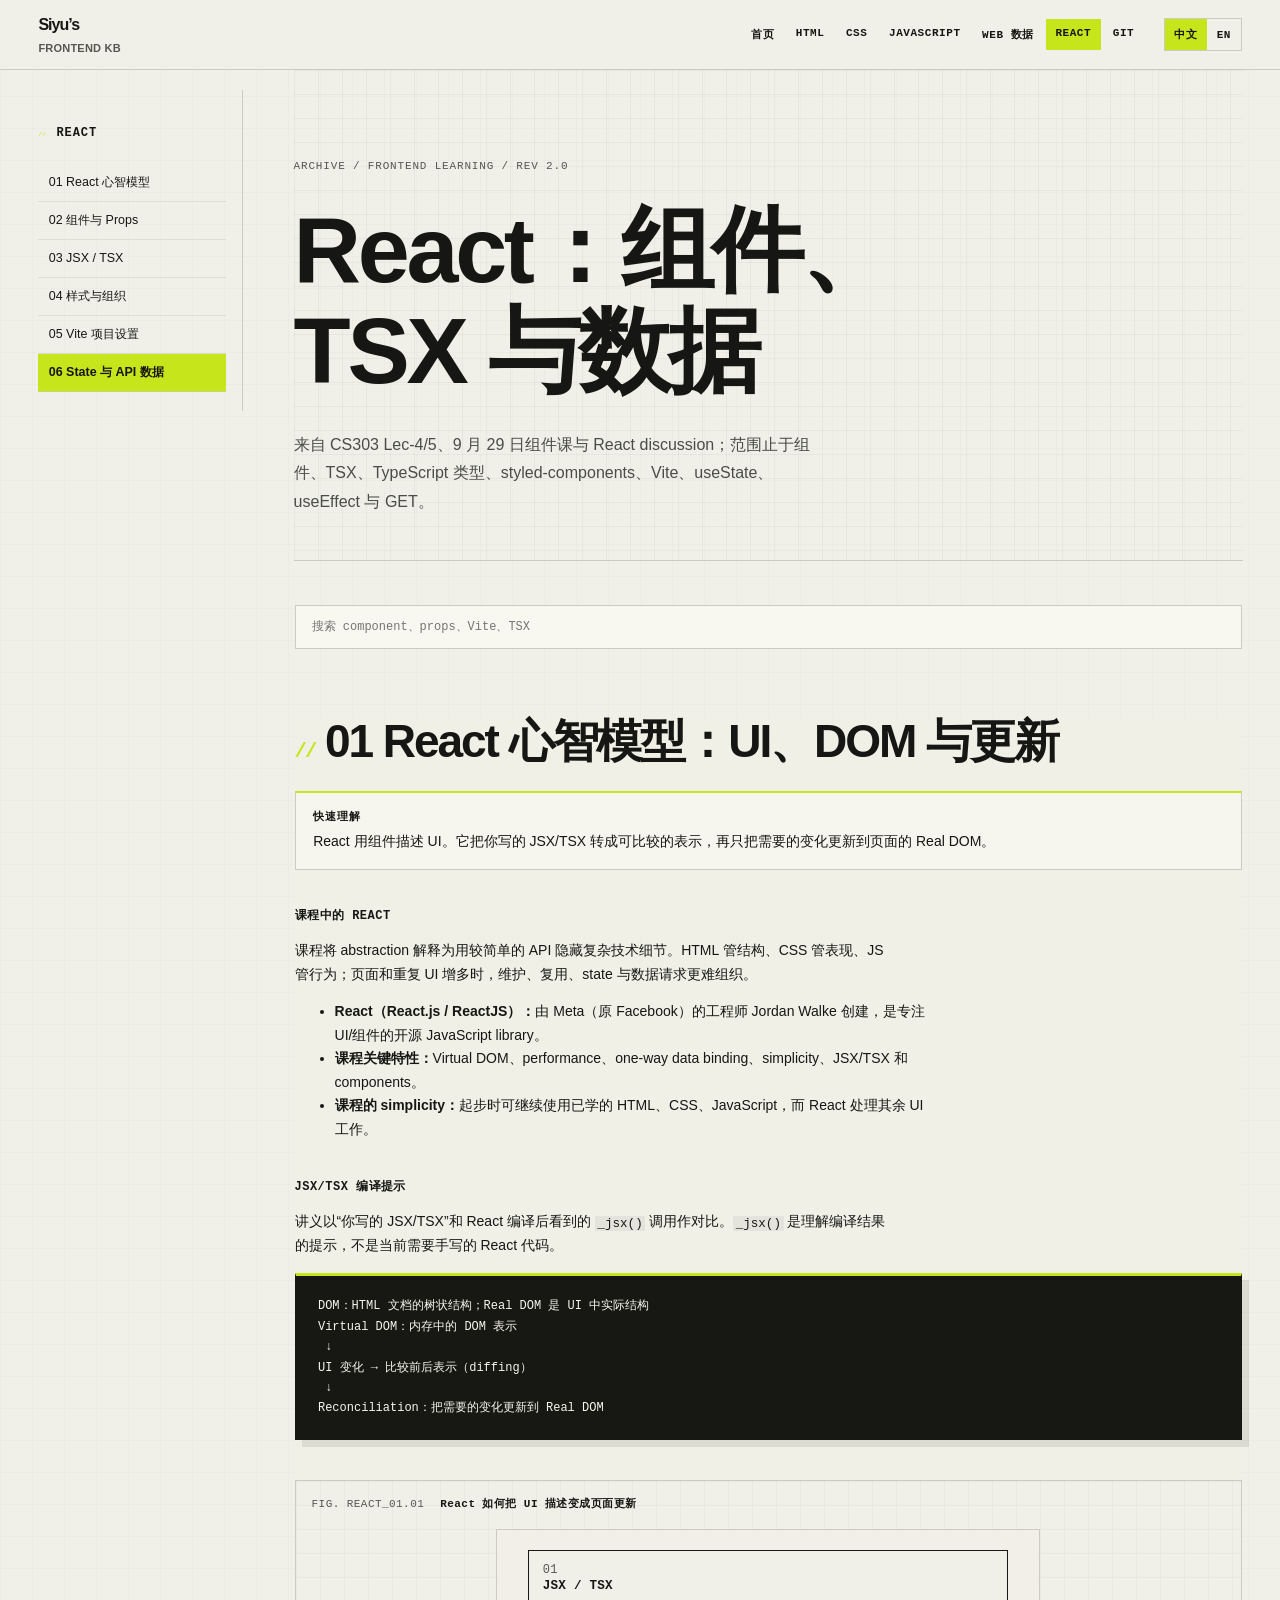
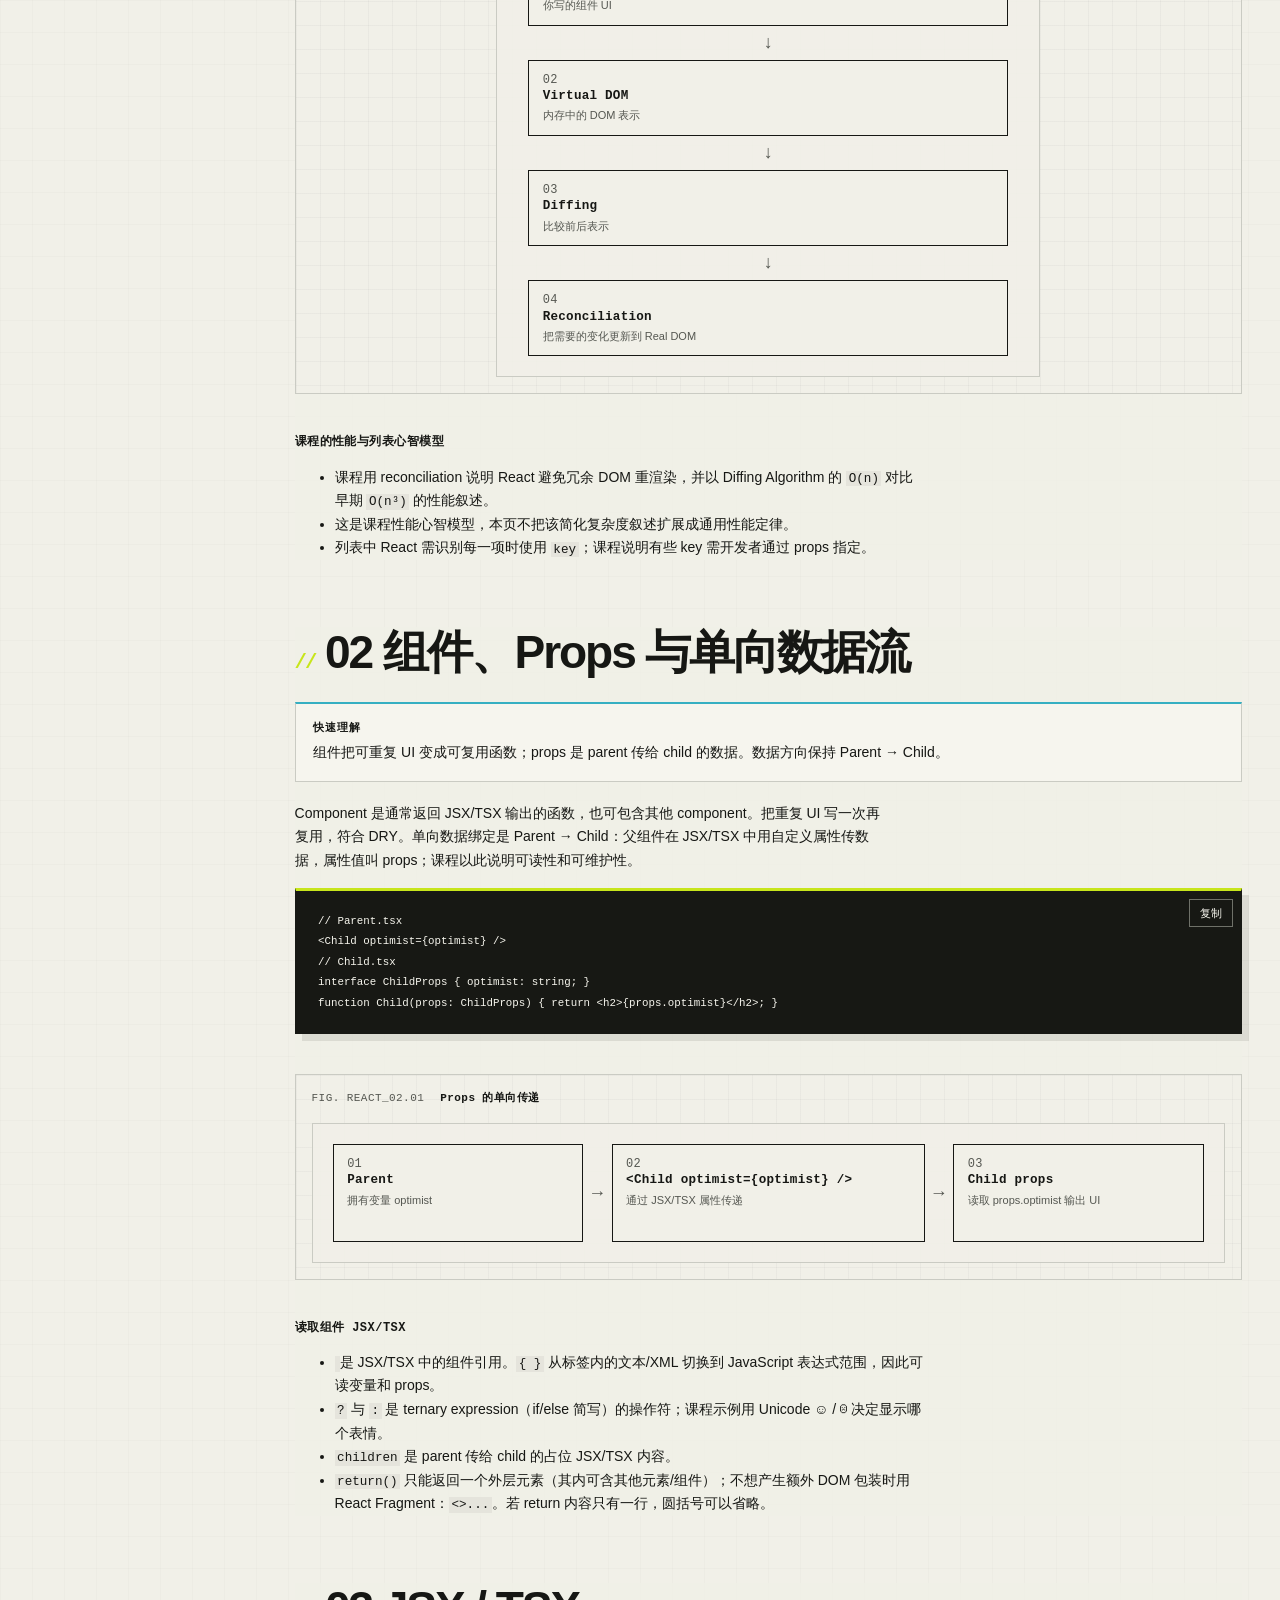
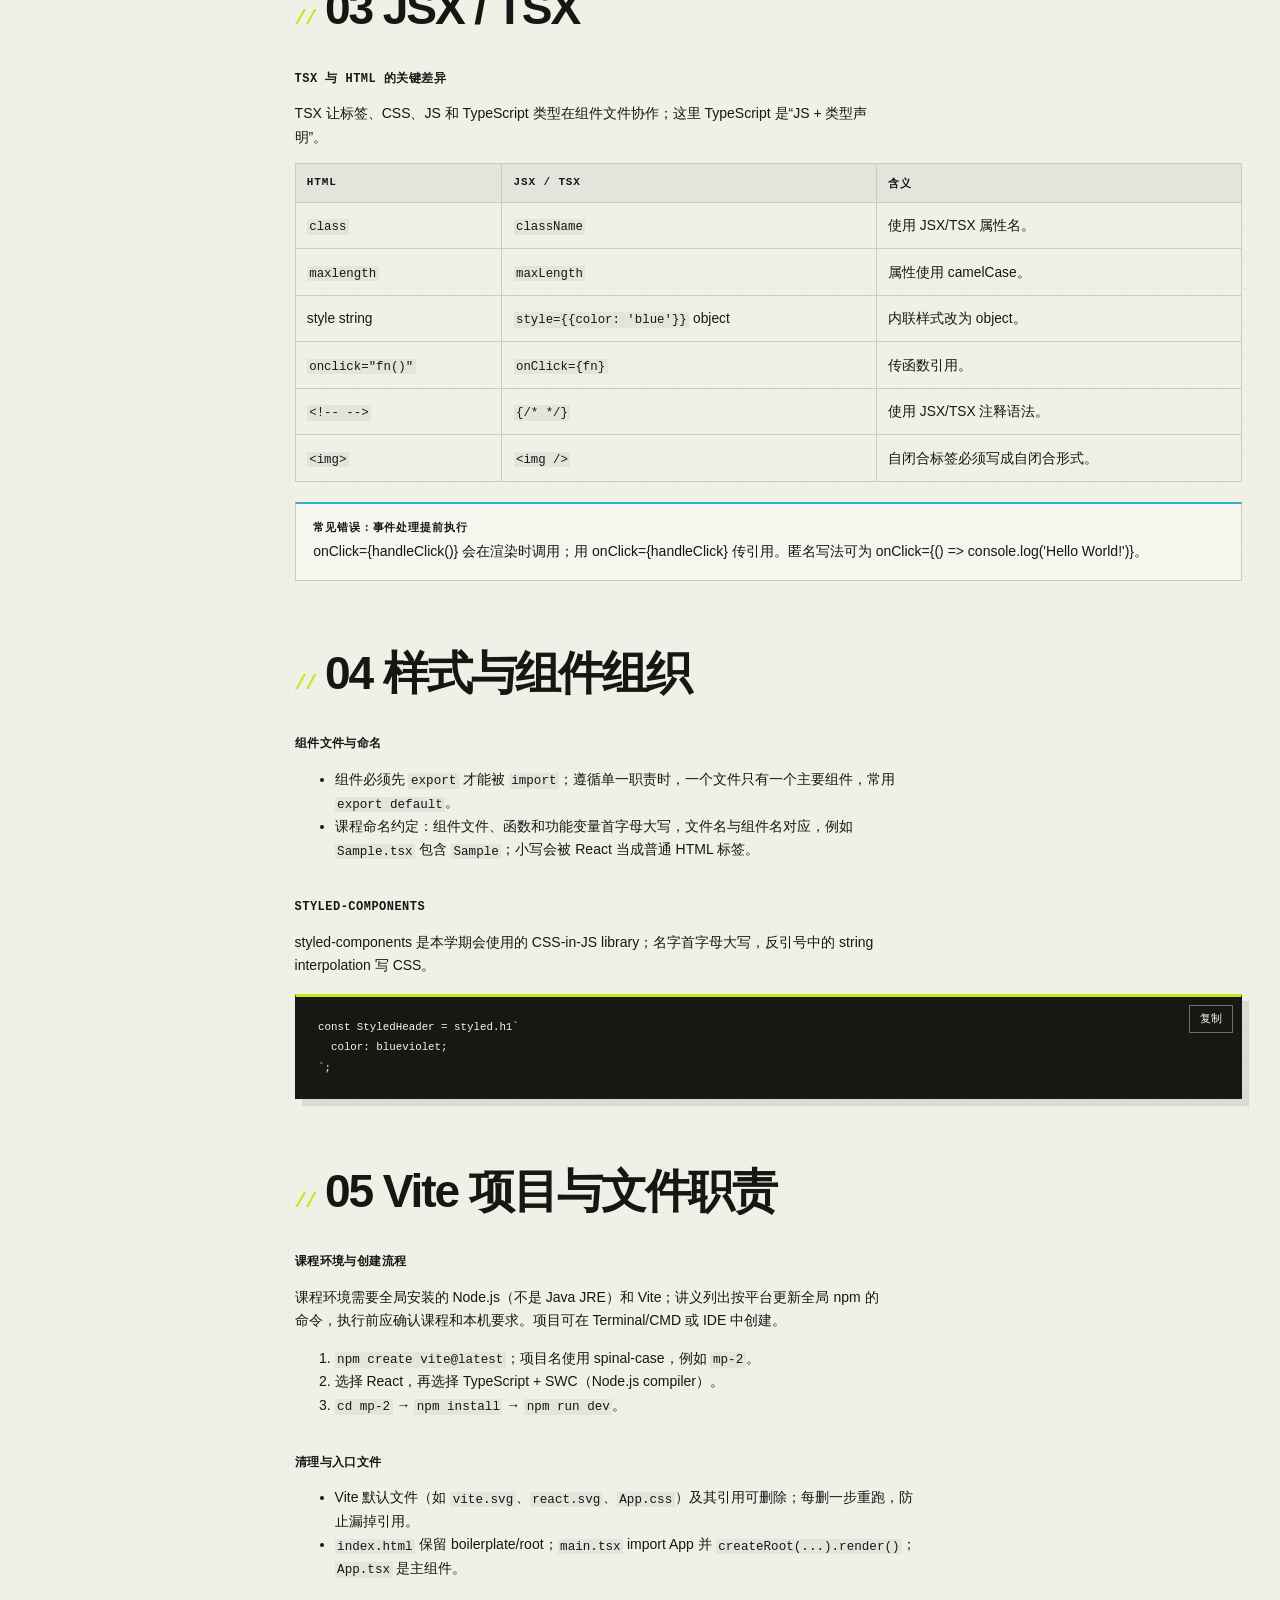
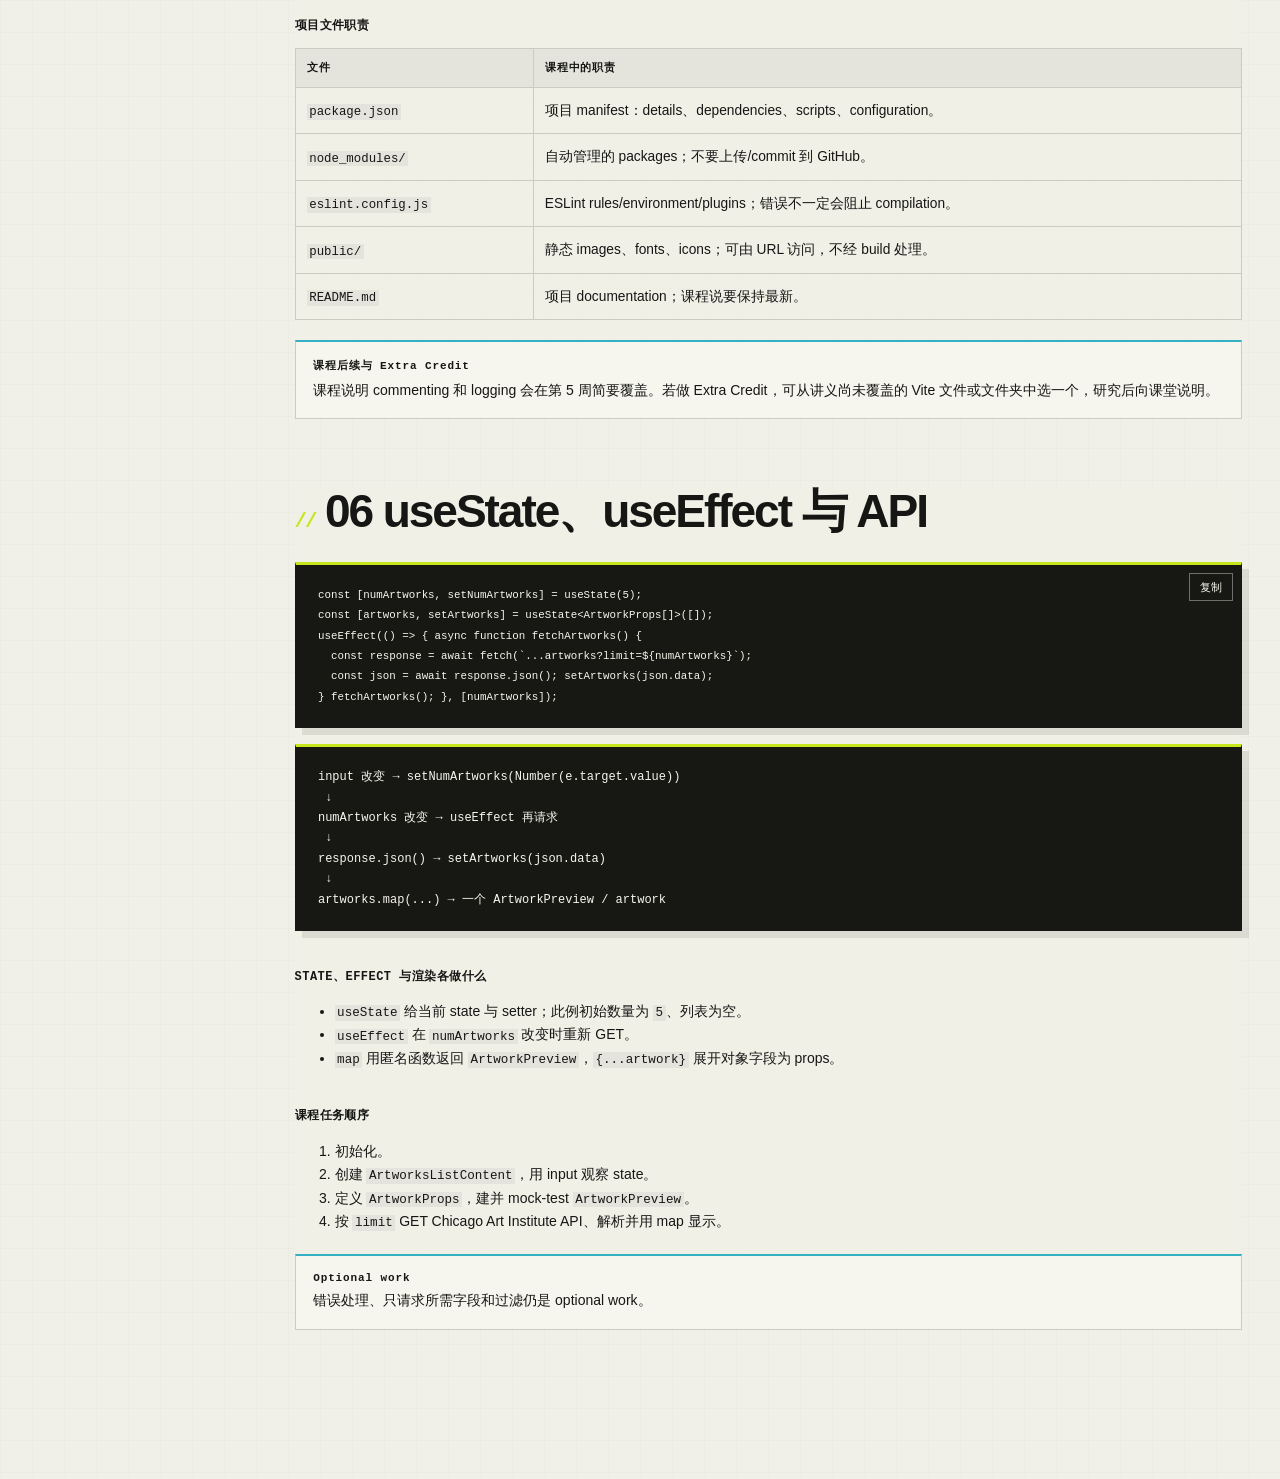
<file: pages/react.html>
<!doctype html>
<html lang="zh-CN">
<head>
<meta charset="utf-8">
<meta name="viewport" content="width=device-width,initial-scale=1">
<title>React 笔记</title>
<link rel="stylesheet" href="../assets/css/notes.css">
</head>
<body data-title data-zh="React 笔记｜Siyu 的前端知识库" data-en="React Notes | Siyu's Frontend Knowledge Base">
<div class="progress">
</div>
<a class="skip" href="#main" data-zh="跳到内容" data-en="Skip to content">跳到内容</a>
<header class="topbar">
<a class="brand" href="../index.html">Siyu’s <span>Frontend KB</span>
</a>
<nav class="tabs" data-zh-aria-label="主导航" data-en-aria-label="Primary navigation" aria-label="主导航">
<a href="../index.html" data-zh="首页" data-en="Home">首页</a>
<a href="html.html">HTML</a>
<a href="css.html">CSS</a>
<a href="javascript.html">JavaScript</a>
<a href="web-data.html" data-zh="Web 数据" data-en="Web Data">Web 数据</a>
<a aria-current="page" href="react.html">React</a>
<a href="git.html">Git</a>
</nav>
<div class="lang">
<button data-lang="zh">中文</button>
<button data-lang="en">EN</button>
</div>
</header>
<div class="layout">
<aside class="sidebar">
<h2>REACT</h2>
<nav data-zh-aria-label="React 章节" data-en-aria-label="React sections" aria-label="React 章节">
<a href="#model" data-zh="01 React 心智模型" data-en="01 React mental model">01 React 心智模型</a>
<a href="#components" data-zh="02 组件与 Props" data-en="02 Components and props">02 组件与 Props</a>
<a href="#tsx">03 JSX / TSX</a>
<a href="#style" data-zh="04 样式与组织" data-en="04 Styling and organization">04 样式与组织</a>
<a href="#project" data-zh="05 Vite 项目设置" data-en="05 Vite project setup">05 Vite 项目设置</a>
<a href="#data" data-zh="06 State 与 API 数据" data-en="06 State and API data">06 State 与 API 数据</a>
</nav>
</aside>
<main id="main">
<header class="hero">
<h1 data-zh="React：组件、TSX 与数据" data-en="React: components, TSX, and data">React：组件、TSX 与数据</h1>
<p data-zh="来自 CS303 Lec-4/5、9 月 29 日组件课与 React discussion；范围止于组件、TSX、TypeScript 类型、styled-components、Vite、useState、useEffect 与 GET。" data-en="From CS303 Lec-4/5, the September 29 components lecture, and the React discussion; scope stops at components, TSX, TypeScript types, styled-components, Vite, useState, useEffect, and GET.">来自 CS303 Lec-4/5、9 月 29 日组件课与 React discussion；范围止于组件、TSX、TypeScript 类型、styled-components、Vite、useState、useEffect 与 GET。</p>
</header>
<div class="search-wrap">
<input id="site-search" type="search" data-zh-placeholder="搜索 component、props、Vite、TSX" data-en-placeholder="Search component, props, Vite, TSX">
<p id="search-result" class="search-result">
</p>
</div>
<section id="model" data-section>
<h2 data-zh="01 React 心智模型：UI、DOM 与更新" data-en="01 React mental model: UI, DOM, and updates">01 React 心智模型：UI、DOM 与更新</h2>
<div class="card course">
<strong data-zh="快速理解" data-en="Quick understanding">快速理解</strong>
<span data-zh="React 用组件描述 UI。它把你写的 JSX/TSX 转成可比较的表示，再只把需要的变化更新到页面的 Real DOM。" data-en="React describes UI with components. It turns written JSX/TSX into a representation it can compare, then updates only needed changes in the page’s Real DOM.">React 用组件描述 UI。它把你写的 JSX/TSX 转成可比较的表示，再只把需要的变化更新到页面的 Real DOM。</span>
</div>
<h3 data-zh="课程中的 React" data-en="React in this course">课程中的 React</h3>
<p data-zh="课程将 abstraction 解释为用较简单的 API 隐藏复杂技术细节。HTML 管结构、CSS 管表现、JS 管行为；页面和重复 UI 增多时，维护、复用、state 与数据请求更难组织。" data-en="The course explains abstraction as using a simpler API to hide technical detail. HTML handles structure, CSS presentation, and JS behavior; as pages and repeated UI grow, maintenance, reuse, state, and data requests become harder to organize.">课程将 abstraction 解释为用较简单的 API 隐藏复杂技术细节。HTML 管结构、CSS 管表现、JS 管行为；页面和重复 UI 增多时，维护、复用、state 与数据请求更难组织。</p>
<ul><li data-zh="<strong>React（React.js / ReactJS）：</strong>由 Meta（原 Facebook）的工程师 Jordan Walke 创建，是专注 UI/组件的开源 JavaScript library。" data-en="<strong>React (React.js / ReactJS):</strong> created by Jordan Walke, an engineer at Meta (formerly Facebook), and an open-source JavaScript library for UI/components."><strong>React（React.js / ReactJS）：</strong>由 Meta（原 Facebook）的工程师 Jordan Walke 创建，是专注 UI/组件的开源 JavaScript library。</li><li data-zh="<strong>课程关键特性：</strong>Virtual DOM、performance、one-way data binding、simplicity、JSX/TSX 和 components。" data-en="<strong>Key course features:</strong> Virtual DOM, performance, one-way data binding, simplicity, JSX/TSX, and components."><strong>课程关键特性：</strong>Virtual DOM、performance、one-way data binding、simplicity、JSX/TSX 和 components。</li><li data-zh="<strong>课程的 simplicity：</strong>起步时可继续使用已学的 HTML、CSS、JavaScript，而 React 处理其余 UI 工作。" data-en="<strong>Course simplicity:</strong> beginners continue using learned HTML, CSS, and JavaScript while React handles the remaining UI work."><strong>课程的 simplicity：</strong>起步时可继续使用已学的 HTML、CSS、JavaScript，而 React 处理其余 UI 工作。</li></ul>
<h3 data-zh="JSX/TSX 编译提示" data-en="A JSX/TSX compilation clue">JSX/TSX 编译提示</h3>
<p data-zh="讲义以“你写的 JSX/TSX”和 React 编译后看到的 <code>_jsx()</code> 调用作对比。<code>_jsx()</code> 是理解编译结果的提示，不是当前需要手写的 React 代码。" data-en="The lecture contrasts written JSX/TSX with the <code>_jsx()</code> calls React sees after compilation. <code>_jsx()</code> is a clue for understanding the compiled result, not React code to write now.">讲义以“你写的 JSX/TSX”和 React 编译后看到的 <code>_jsx()</code> 调用作对比。<code>_jsx()</code> 是理解编译结果的提示，不是当前需要手写的 React 代码。</p>
<pre data-zh="DOM：HTML 文档的树状结构；Real DOM 是 UI 中实际结构&#10;Virtual DOM：内存中的 DOM 表示&#10; ↓&#10;UI 变化 → 比较前后表示（diffing）&#10; ↓&#10;Reconciliation：把需要的变化更新到 Real DOM" data-en="DOM: an HTML document tree; the Real DOM is the actual UI structure&#10;Virtual DOM: an in-memory DOM representation&#10; ↓&#10;UI changes → compare before/after representations (diffing)&#10; ↓&#10;Reconciliation: update required changes in the Real DOM">
<code>DOM：HTML 文档的树状结构；Real DOM 是 UI 中实际结构
Virtual DOM：内存中的 DOM 表示
 ↓
UI 变化 → 比较前后表示（diffing）
 ↓
Reconciliation：把需要的变化更新到 Real DOM</code>
</pre>
<figure class="knowledge-diagram react-render-flow" aria-labelledby="react-render-flow-title">
<figcaption id="react-render-flow-title"><span>FIG. REACT_01.01</span><strong data-zh="React 如何把 UI 描述变成页面更新" data-en="How React turns a UI description into a page update">React 如何把 UI 描述变成页面更新</strong></figcaption>
<div class="diagram-stage render-flow">
<div class="diagram-node"><b>01</b><strong>JSX / TSX</strong><small data-zh="你写的组件 UI" data-en="the component UI you write">你写的组件 UI</small></div>
<i>↓</i>
<div class="diagram-node"><b>02</b><strong>Virtual DOM</strong><small data-zh="内存中的 DOM 表示" data-en="in-memory DOM representation">内存中的 DOM 表示</small></div>
<i>↓</i>
<div class="diagram-node"><b>03</b><strong>Diffing</strong><small data-zh="比较前后表示" data-en="compare before/after representations">比较前后表示</small></div>
<i>↓</i>
<div class="diagram-node"><b>04</b><strong>Reconciliation</strong><small data-zh="把需要的变化更新到 Real DOM" data-en="update needed changes in the Real DOM">把需要的变化更新到 Real DOM</small></div>
</div>
</figure>
<h3 data-zh="课程的性能与列表心智模型" data-en="Course performance and list mental model">课程的性能与列表心智模型</h3>
<ul><li data-zh="课程用 reconciliation 说明 React 避免冗余 DOM 重渲染，并以 Diffing Algorithm 的 <code>O(n)</code> 对比早期 <code>O(n³)</code> 的性能叙述。" data-en="The course uses reconciliation to explain avoiding redundant DOM rerenders and frames Diffing Algorithm <code>O(n)</code> against an earlier <code>O(n³)</code> performance story.">课程用 reconciliation 说明 React 避免冗余 DOM 重渲染，并以 Diffing Algorithm 的 <code>O(n)</code> 对比早期 <code>O(n³)</code> 的性能叙述。</li><li data-zh="这是课程性能心智模型，本页不把该简化复杂度叙述扩展成通用性能定律。" data-en="This is a course performance mental model; this page does not turn that simplified complexity story into a universal performance law.">这是课程性能心智模型，本页不把该简化复杂度叙述扩展成通用性能定律。</li><li data-zh="列表中 React 需识别每一项时使用 <code>key</code>；课程说明有些 key 需开发者通过 props 指定。" data-en="Use <code>key</code> when React identifies each item in a list; the course notes that developers specify some keys through props.">列表中 React 需识别每一项时使用 <code>key</code>；课程说明有些 key 需开发者通过 props 指定。</li></ul>
</section>
<section id="components" data-section>
<h2 data-zh="02 组件、Props 与单向数据流" data-en="02 Components, Props, and one-way data flow">02 组件、Props 与单向数据流</h2>
<div class="card">
<strong data-zh="快速理解" data-en="Quick understanding">快速理解</strong>
<span data-zh="组件把可重复 UI 变成可复用函数；props 是 parent 传给 child 的数据。数据方向保持 Parent → Child。" data-en="Components turn repeated UI into reusable functions; props are data a parent passes to a child. The data direction stays Parent → Child.">组件把可重复 UI 变成可复用函数；props 是 parent 传给 child 的数据。数据方向保持 Parent → Child。</span>
</div>
<p data-zh="Component 是通常返回 JSX/TSX 输出的函数，也可包含其他 component。把重复 UI 写一次再复用，符合 DRY。单向数据绑定是 Parent → Child：父组件在 JSX/TSX 中用自定义属性传数据，属性值叫 props；课程以此说明可读性和可维护性。" data-en="A Component is a function that usually returns JSX/TSX and may contain other components. Write repeated UI once and reuse it, following DRY. One-way data binding is Parent → Child: the parent uses made-up JSX/TSX attributes to pass data, and those values are props; the course uses this to explain readability and maintainability.">Component 是通常返回 JSX/TSX 输出的函数，也可包含其他 component。把重复 UI 写一次再复用，符合 DRY。单向数据绑定是 Parent → Child：父组件在 JSX/TSX 中用自定义属性传数据，属性值叫 props；课程以此说明可读性和可维护性。</p>
<pre>
<code>// Parent.tsx
&lt;Child optimist={optimist} /&gt;
// Child.tsx
interface ChildProps { optimist: string; }
function Child(props: ChildProps) { return &lt;h2&gt;{props.optimist}&lt;/h2&gt;; }</code>
</pre>
<figure class="knowledge-diagram props-flow" aria-labelledby="props-flow-title">
<figcaption id="props-flow-title"><span>FIG. REACT_02.01</span><strong data-zh="Props 的单向传递" data-en="The one-way path of props">Props 的单向传递</strong></figcaption>
<div class="diagram-stage component-flow">
<div class="diagram-node"><b>01</b><strong>Parent</strong><small data-zh="拥有变量 optimist" data-en="has the optimist variable">拥有变量 optimist</small></div>
<i>→</i>
<div class="diagram-node"><b>02</b><strong>&lt;Child optimist={optimist} /&gt;</strong><small data-zh="通过 JSX/TSX 属性传递" data-en="pass it through a JSX/TSX attribute">通过 JSX/TSX 属性传递</small></div>
<i>→</i>
<div class="diagram-node"><b>03</b><strong>Child props</strong><small data-zh="读取 props.optimist 输出 UI" data-en="read props.optimist to output UI">读取 props.optimist 输出 UI</small></div>
</div>
</figure>
<h3 data-zh="读取组件 JSX/TSX" data-en="Reading component JSX/TSX">读取组件 JSX/TSX</h3>
<ul><li data-zh="<code>&lt;Child /&gt;</code> 是 JSX/TSX 中的组件引用。<code>{ }</code> 从标签内的文本/XML 切换到 JavaScript 表达式范围，因此可读变量和 props。" data-en="<code>&lt;Child /&gt;</code> references a component in JSX/TSX. <code>{ }</code> switches from text/XML inside a tag to JavaScript expression scope, so it can read variables and props."><code>&lt;Child /&gt;</code> 是 JSX/TSX 中的组件引用。<code>{ }</code> 从标签内的文本/XML 切换到 JavaScript 表达式范围，因此可读变量和 props。</li><li data-zh="<code>?</code> 与 <code>:</code> 是 ternary expression（if/else 简写）的操作符；课程示例用 Unicode ☺ / ☹ 决定显示哪个表情。" data-en="<code>?</code> and <code>:</code> are ternary-expression operands (if/else shorthand); the course example uses Unicode ☺ / ☹ to select a face."><code>?</code> 与 <code>:</code> 是 ternary expression（if/else 简写）的操作符；课程示例用 Unicode ☺ / ☹ 决定显示哪个表情。</li><li data-zh="<code>children</code> 是 parent 传给 child 的占位 JSX/TSX 内容。" data-en="<code>children</code> is placeholder JSX/TSX content passed from a parent to a child."><code>children</code> 是 parent 传给 child 的占位 JSX/TSX 内容。</li><li data-zh="<code>return()</code> 只能返回一个外层元素（其内可含其他元素/组件）；不想产生额外 DOM 包装时用 React Fragment：<code>&lt;&gt;...&lt;/&gt;</code>。若 return 内容只有一行，圆括号可以省略。" data-en="<code>return()</code> can return one outer element (which may contain other elements/components); use a React Fragment, <code>&lt;&gt;...&lt;/&gt;</code>, when no extra DOM wrapper is wanted. When return has only one line, its parentheses may be omitted."><code>return()</code> 只能返回一个外层元素（其内可含其他元素/组件）；不想产生额外 DOM 包装时用 React Fragment：<code>&lt;&gt;...&lt;/&gt;</code>。若 return 内容只有一行，圆括号可以省略。</li></ul>
</section>
<section id="tsx" data-section>
<h2>03 JSX / TSX</h2>
<h3 data-zh="TSX 与 HTML 的关键差异" data-en="Key TSX versus HTML differences">TSX 与 HTML 的关键差异</h3>
<p data-zh="TSX 让标签、CSS、JS 和 TypeScript 类型在组件文件协作；这里 TypeScript 是“JS + 类型声明”。" data-en="TSX lets tags, CSS, JS, and TypeScript types cooperate in a component file; here TypeScript is “JS + type declarations.”">TSX 让标签、CSS、JS 和 TypeScript 类型在组件文件协作；这里 TypeScript 是“JS + 类型声明”。</p>
<table class="compare"><thead><tr><th>HTML</th><th>JSX / TSX</th><th data-zh="含义" data-en="Meaning">含义</th></tr></thead><tbody><tr><td><code>class</code></td><td><code>className</code></td><td data-zh="使用 JSX/TSX 属性名。" data-en="Use the JSX/TSX attribute name.">使用 JSX/TSX 属性名。</td></tr><tr><td><code>maxlength</code></td><td><code>maxLength</code></td><td data-zh="属性使用 camelCase。" data-en="Attributes use camelCase.">属性使用 camelCase。</td></tr><tr><td>style string</td><td><code>style={{color: 'blue'}}</code> object</td><td data-zh="内联样式改为 object。" data-en="Inline styles become an object.">内联样式改为 object。</td></tr><tr><td><code>onclick=&quot;fn()&quot;</code></td><td><code>onClick={fn}</code></td><td data-zh="传函数引用。" data-en="Pass a function reference.">传函数引用。</td></tr><tr><td><code>&lt;!-- --&gt;</code></td><td><code>{/* */}</code></td><td data-zh="使用 JSX/TSX 注释语法。" data-en="Use JSX/TSX comment syntax.">使用 JSX/TSX 注释语法。</td></tr><tr><td><code>&lt;img&gt;</code></td><td><code>&lt;img /&gt;</code></td><td data-zh="自闭合标签必须写成自闭合形式。" data-en="Self-closing tags must use the self-closing form.">自闭合标签必须写成自闭合形式。</td></tr></tbody></table>
<div class="card warning">
<strong data-zh="常见错误：事件处理提前执行" data-en="Common mistake: handler runs early">常见错误：事件处理提前执行</strong>
<span data-zh="onClick={handleClick()} 会在渲染时调用；用 onClick={handleClick} 传引用。匿名写法可为 onClick={() =&gt; console.log('Hello World!')}。" data-en="onClick={handleClick()} calls the handler while rendering; use onClick={handleClick} to pass the reference. An anonymous form is onClick={() =&gt; console.log('Hello World!')}. ">onClick={handleClick()} 会在渲染时调用；用 onClick={handleClick} 传引用。匿名写法可为 onClick={() =&gt; console.log('Hello World!')}。</span>
</div>
</section>
<section id="style" data-section>
<h2 data-zh="04 样式与组件组织" data-en="04 Styling and component organization">04 样式与组件组织</h2>
<h3 data-zh="组件文件与命名" data-en="Component files and naming">组件文件与命名</h3>
<ul><li data-zh="组件必须先 <code>export</code> 才能被 <code>import</code>；遵循单一职责时，一个文件只有一个主要组件，常用 <code>export default</code>。" data-en="A component must be <code>export</code>ed before it can be <code>import</code>ed. Under single responsibility, a file with one main component often uses <code>export default</code>.">组件必须先 <code>export</code> 才能被 <code>import</code>；遵循单一职责时，一个文件只有一个主要组件，常用 <code>export default</code>。</li><li data-zh="课程命名约定：组件文件、函数和功能变量首字母大写，文件名与组件名对应，例如 <code>Sample.tsx</code> 包含 <code>Sample</code>；小写会被 React 当成普通 HTML 标签。" data-en="The course naming convention capitalizes component files, functions, and functional variables, and a file corresponds to its component name, for example <code>Sample.tsx</code> contains <code>Sample</code>; lowercase is treated by React as an ordinary HTML tag.">课程命名约定：组件文件、函数和功能变量首字母大写，文件名与组件名对应，例如 <code>Sample.tsx</code> 包含 <code>Sample</code>；小写会被 React 当成普通 HTML 标签。</li></ul>
<h3>styled-components</h3>
<p data-zh="styled-components 是本学期会使用的 CSS-in-JS library；名字首字母大写，反引号中的 string interpolation 写 CSS。" data-en="styled-components is the CSS-in-JS library used this semester; its name starts capitalized and CSS goes in backtick string interpolation.">styled-components 是本学期会使用的 CSS-in-JS library；名字首字母大写，反引号中的 string interpolation 写 CSS。</p>
<pre>
<code>const StyledHeader = styled.h1`
  color: blueviolet;
`;</code>
</pre>
</section>
<section id="project" data-section>
<h2 data-zh="05 Vite 项目与文件职责" data-en="05 Vite project and file responsibilities">05 Vite 项目与文件职责</h2>
<h3 data-zh="课程环境与创建流程" data-en="Course environment and creation flow">课程环境与创建流程</h3>
<p data-zh="课程环境需要全局安装的 Node.js（不是 Java JRE）和 Vite；讲义列出按平台更新全局 npm 的命令，执行前应确认课程和本机要求。项目可在 Terminal/CMD 或 IDE 中创建。" data-en="The course environment needs globally installed Node.js (not Java JRE) and Vite; the lecture lists a platform-specific command for updating global npm, whose course and local-machine requirement should be confirmed before running it. A project can be created in Terminal/CMD or an IDE.">课程环境需要全局安装的 Node.js（不是 Java JRE）和 Vite；讲义列出按平台更新全局 npm 的命令，执行前应确认课程和本机要求。项目可在 Terminal/CMD 或 IDE 中创建。</p>
<ol><li data-zh="<code>npm create vite@latest</code>；项目名使用 spinal-case，例如 <code>mp-2</code>。" data-en="Run <code>npm create vite@latest</code>; use a spinal-case project name, for example <code>mp-2</code>."><code>npm create vite@latest</code>；项目名使用 spinal-case，例如 <code>mp-2</code>。</li><li data-zh="选择 React，再选择 TypeScript + SWC（Node.js compiler）。" data-en="Choose React, then TypeScript + SWC (a Node.js compiler).">选择 React，再选择 TypeScript + SWC（Node.js compiler）。</li><li data-zh="<code>cd mp-2</code> → <code>npm install</code> → <code>npm run dev</code>。" data-en="Run <code>cd mp-2</code> → <code>npm install</code> → <code>npm run dev</code>."><code>cd mp-2</code> → <code>npm install</code> → <code>npm run dev</code>。</li></ol>
<h3 data-zh="清理与入口文件" data-en="Cleanup and entry files">清理与入口文件</h3>
<ul><li data-zh="Vite 默认文件（如 <code>vite.svg</code>、<code>react.svg</code>、<code>App.css</code>）及其引用可删除；每删一步重跑，防止漏掉引用。" data-en="Default Vite files (such as <code>vite.svg</code>, <code>react.svg</code>, and <code>App.css</code>) and their references can be removed; rerun after each deletion to avoid a missing reference.">Vite 默认文件（如 <code>vite.svg</code>、<code>react.svg</code>、<code>App.css</code>）及其引用可删除；每删一步重跑，防止漏掉引用。</li><li data-zh="<code>index.html</code> 保留 boilerplate/root；<code>main.tsx</code> import App 并 <code>createRoot(...).render(&lt;App /&gt;)</code>；<code>App.tsx</code> 是主组件。" data-en="<code>index.html</code> keeps boilerplate/root; <code>main.tsx</code> imports App and calls <code>createRoot(...).render(&lt;App /&gt;)</code>; <code>App.tsx</code> is the main component."><code>index.html</code> 保留 boilerplate/root；<code>main.tsx</code> import App 并 <code>createRoot(...).render(&lt;App /&gt;)</code>；<code>App.tsx</code> 是主组件。</li></ul>
<h3 data-zh="项目文件职责" data-en="Project file responsibilities">项目文件职责</h3>
<table class="compare"><thead><tr><th data-zh="文件" data-en="File">文件</th><th data-zh="课程中的职责" data-en="Course responsibility">课程中的职责</th></tr></thead><tbody><tr><td><code>package.json</code></td><td data-zh="项目 manifest：details、dependencies、scripts、configuration。" data-en="Project manifest: details, dependencies, scripts, configuration.">项目 manifest：details、dependencies、scripts、configuration。</td></tr><tr><td><code>node_modules/</code></td><td data-zh="自动管理的 packages；不要上传/commit 到 GitHub。" data-en="Auto-managed packages; never upload/commit them to GitHub.">自动管理的 packages；不要上传/commit 到 GitHub。</td></tr><tr><td><code>eslint.config.js</code></td><td data-zh="ESLint rules/environment/plugins；错误不一定会阻止 compilation。" data-en="ESLint rules/environment/plugins; an error need not stop compilation.">ESLint rules/environment/plugins；错误不一定会阻止 compilation。</td></tr><tr><td><code>public/</code></td><td data-zh="静态 images、fonts、icons；可由 URL 访问，不经 build 处理。" data-en="Static images, fonts, icons; URL-accessible, not build-processed.">静态 images、fonts、icons；可由 URL 访问，不经 build 处理。</td></tr><tr><td><code>README.md</code></td><td data-zh="项目 documentation；课程说要保持最新。" data-en="Project documentation; the course says to keep it current.">项目 documentation；课程说要保持最新。</td></tr></tbody></table>
<div class="card supp"><strong data-zh="课程后续与 Extra Credit" data-en="Course follow-up and Extra Credit">课程后续与 Extra Credit</strong><span data-zh="课程说明 commenting 和 logging 会在第 5 周简要覆盖。若做 Extra Credit，可从讲义尚未覆盖的 Vite 文件或文件夹中选一个，研究后向课堂说明。" data-en="The course says commenting and logging will be briefly covered in week 5. For Extra Credit, choose a Vite file or folder not yet covered in the lecture, research it, and explain it to the class.">课程说明 commenting 和 logging 会在第 5 周简要覆盖。若做 Extra Credit，可从讲义尚未覆盖的 Vite 文件或文件夹中选一个，研究后向课堂说明。</span></div>
</section>
<section id="data" data-section>
<h2 data-zh="06 useState、useEffect 与 API" data-en="06 useState, useEffect, and API">06 useState、useEffect 与 API</h2>
<pre>
<code>const [numArtworks, setNumArtworks] = useState(5);
const [artworks, setArtworks] = useState&lt;ArtworkProps[]&gt;([]);
useEffect(() =&gt; { async function fetchArtworks() {
  const response = await fetch(`...artworks?limit=${numArtworks}`);
  const json = await response.json(); setArtworks(json.data);
} fetchArtworks(); }, [numArtworks]);</code>
</pre>
<pre data-zh="input 改变 → setNumArtworks(Number(e.target.value))&#10; ↓&#10;numArtworks 改变 → useEffect 再请求&#10; ↓&#10;response.json() → setArtworks(json.data)&#10; ↓&#10;artworks.map(...) → 一个 ArtworkPreview / artwork" data-en="input changes → setNumArtworks(Number(e.target.value))&#10; ↓&#10;numArtworks changes → useEffect requests again&#10; ↓&#10;response.json() → setArtworks(json.data)&#10; ↓&#10;artworks.map(...) → one ArtworkPreview / artwork">
<code>input 改变 → setNumArtworks(Number(e.target.value))
 ↓
numArtworks 改变 → useEffect 再请求
 ↓
response.json() → setArtworks(json.data)
 ↓
artworks.map(...) → 一个 ArtworkPreview / artwork</code>
</pre>
<h3 data-zh="State、effect 与渲染各做什么" data-en="What state, effect, and rendering each do">State、effect 与渲染各做什么</h3>
<ul><li data-zh="<code>useState</code> 给当前 state 与 setter；此例初始数量为 <code>5</code>、列表为空。" data-en="<code>useState</code> supplies current state and setter; here number starts at <code>5</code> and the list is empty."><code>useState</code> 给当前 state 与 setter；此例初始数量为 <code>5</code>、列表为空。</li><li data-zh="<code>useEffect</code> 在 <code>numArtworks</code> 改变时重新 GET。" data-en="<code>useEffect</code> GETs again when <code>numArtworks</code> changes."><code>useEffect</code> 在 <code>numArtworks</code> 改变时重新 GET。</li><li data-zh="<code>map</code> 用匿名函数返回 <code>ArtworkPreview</code>，<code>{...artwork}</code> 展开对象字段为 props。" data-en="<code>map</code> returns <code>ArtworkPreview</code> with an anonymous function, and <code>{...artwork}</code> spreads fields into props."><code>map</code> 用匿名函数返回 <code>ArtworkPreview</code>，<code>{...artwork}</code> 展开对象字段为 props。</li></ul>
<h3 data-zh="课程任务顺序" data-en="Course task order">课程任务顺序</h3>
<ol><li data-zh="初始化。" data-en="Initialize.">初始化。</li><li data-zh="创建 <code>ArtworksListContent</code>，用 input 观察 state。" data-en="Create <code>ArtworksListContent</code> and observe state with an input.">创建 <code>ArtworksListContent</code>，用 input 观察 state。</li><li data-zh="定义 <code>ArtworkProps</code>，建并 mock-test <code>ArtworkPreview</code>。" data-en="Define <code>ArtworkProps</code>, then build and mock-test <code>ArtworkPreview</code>.">定义 <code>ArtworkProps</code>，建并 mock-test <code>ArtworkPreview</code>。</li><li data-zh="按 <code>limit</code> GET Chicago Art Institute API、解析并用 map 显示。" data-en="GET the Chicago Art Institute API by <code>limit</code>, parse, and display with map.">按 <code>limit</code> GET Chicago Art Institute API、解析并用 map 显示。</li></ol>
<div class="card supp"><strong data-zh="Optional work" data-en="Optional work">Optional work</strong><span data-zh="错误处理、只请求所需字段和过滤仍是 optional work。" data-en="Error handling, requesting only needed fields, and filtering remain optional work.">错误处理、只请求所需字段和过滤仍是 optional work。</span></div>
</section>
</main>
</div>
<script src="../assets/js/notes.js">
</script>
</body>
</html>
</file>
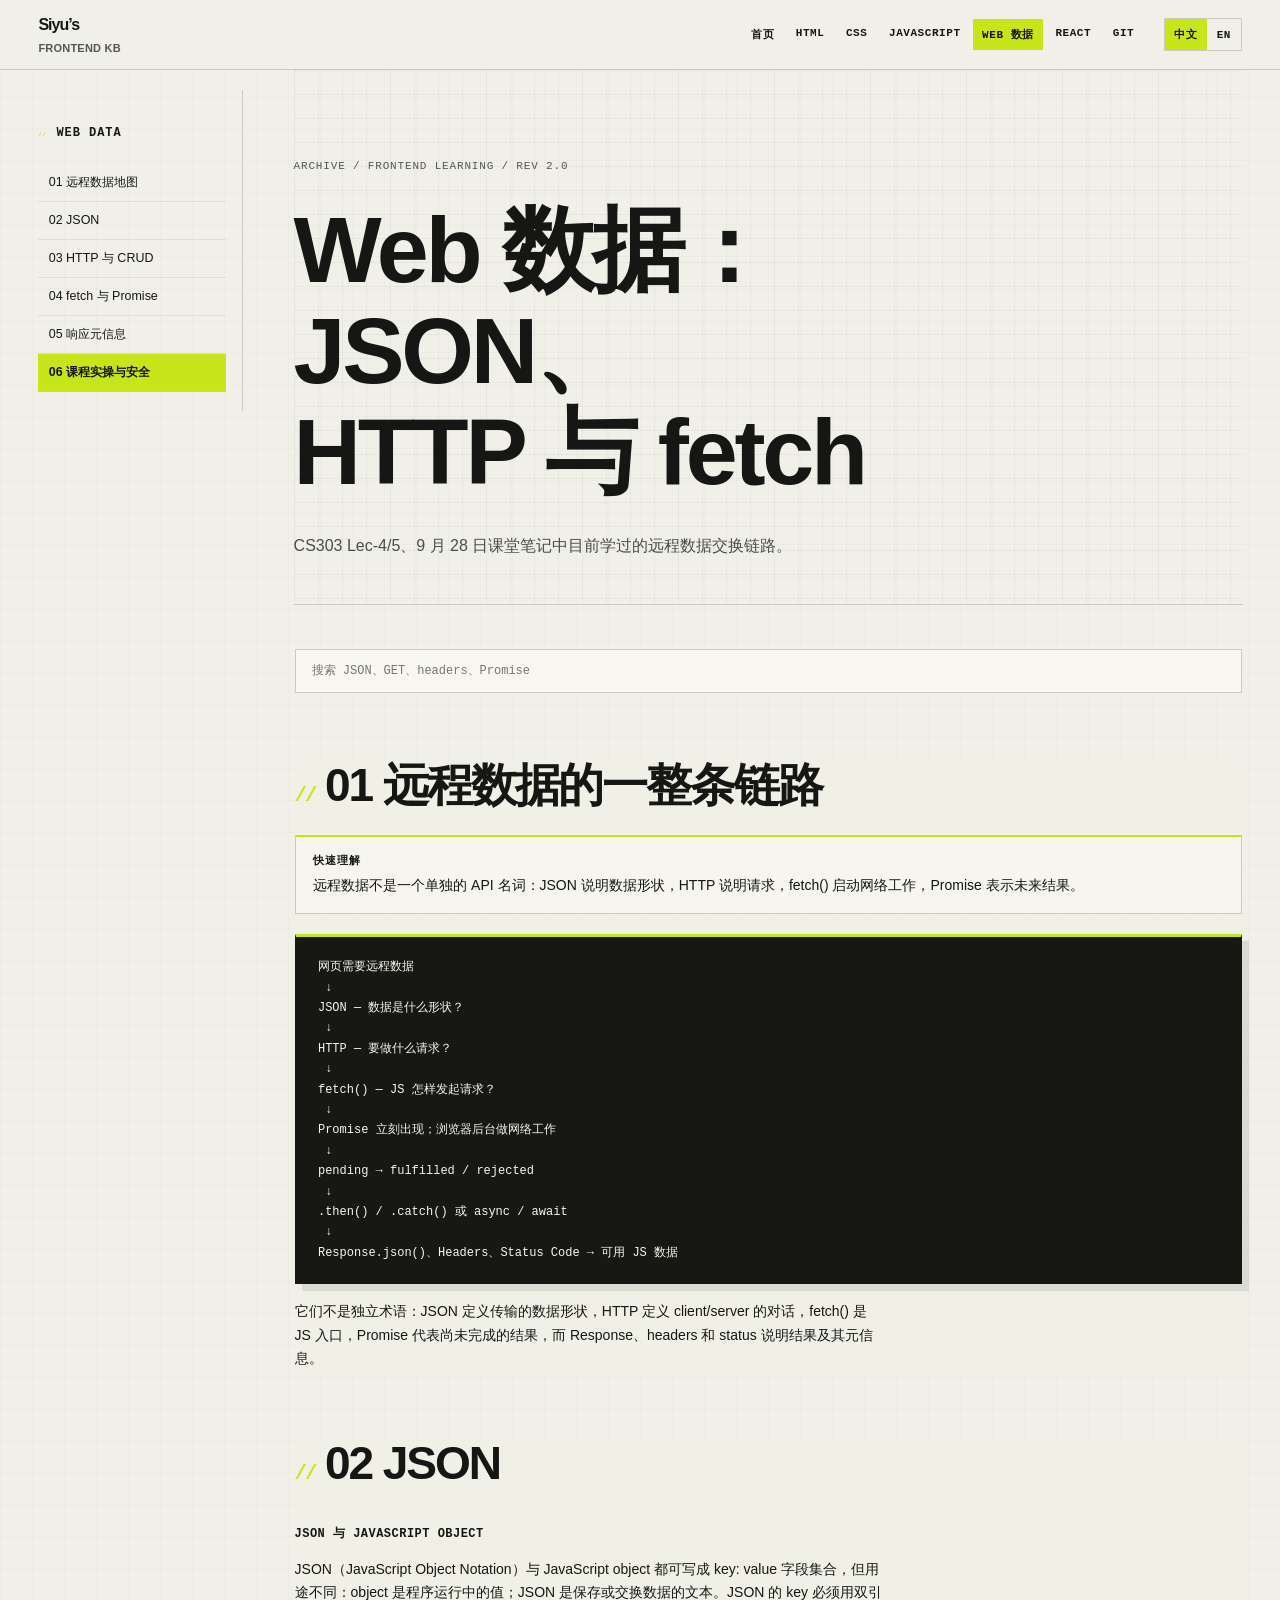
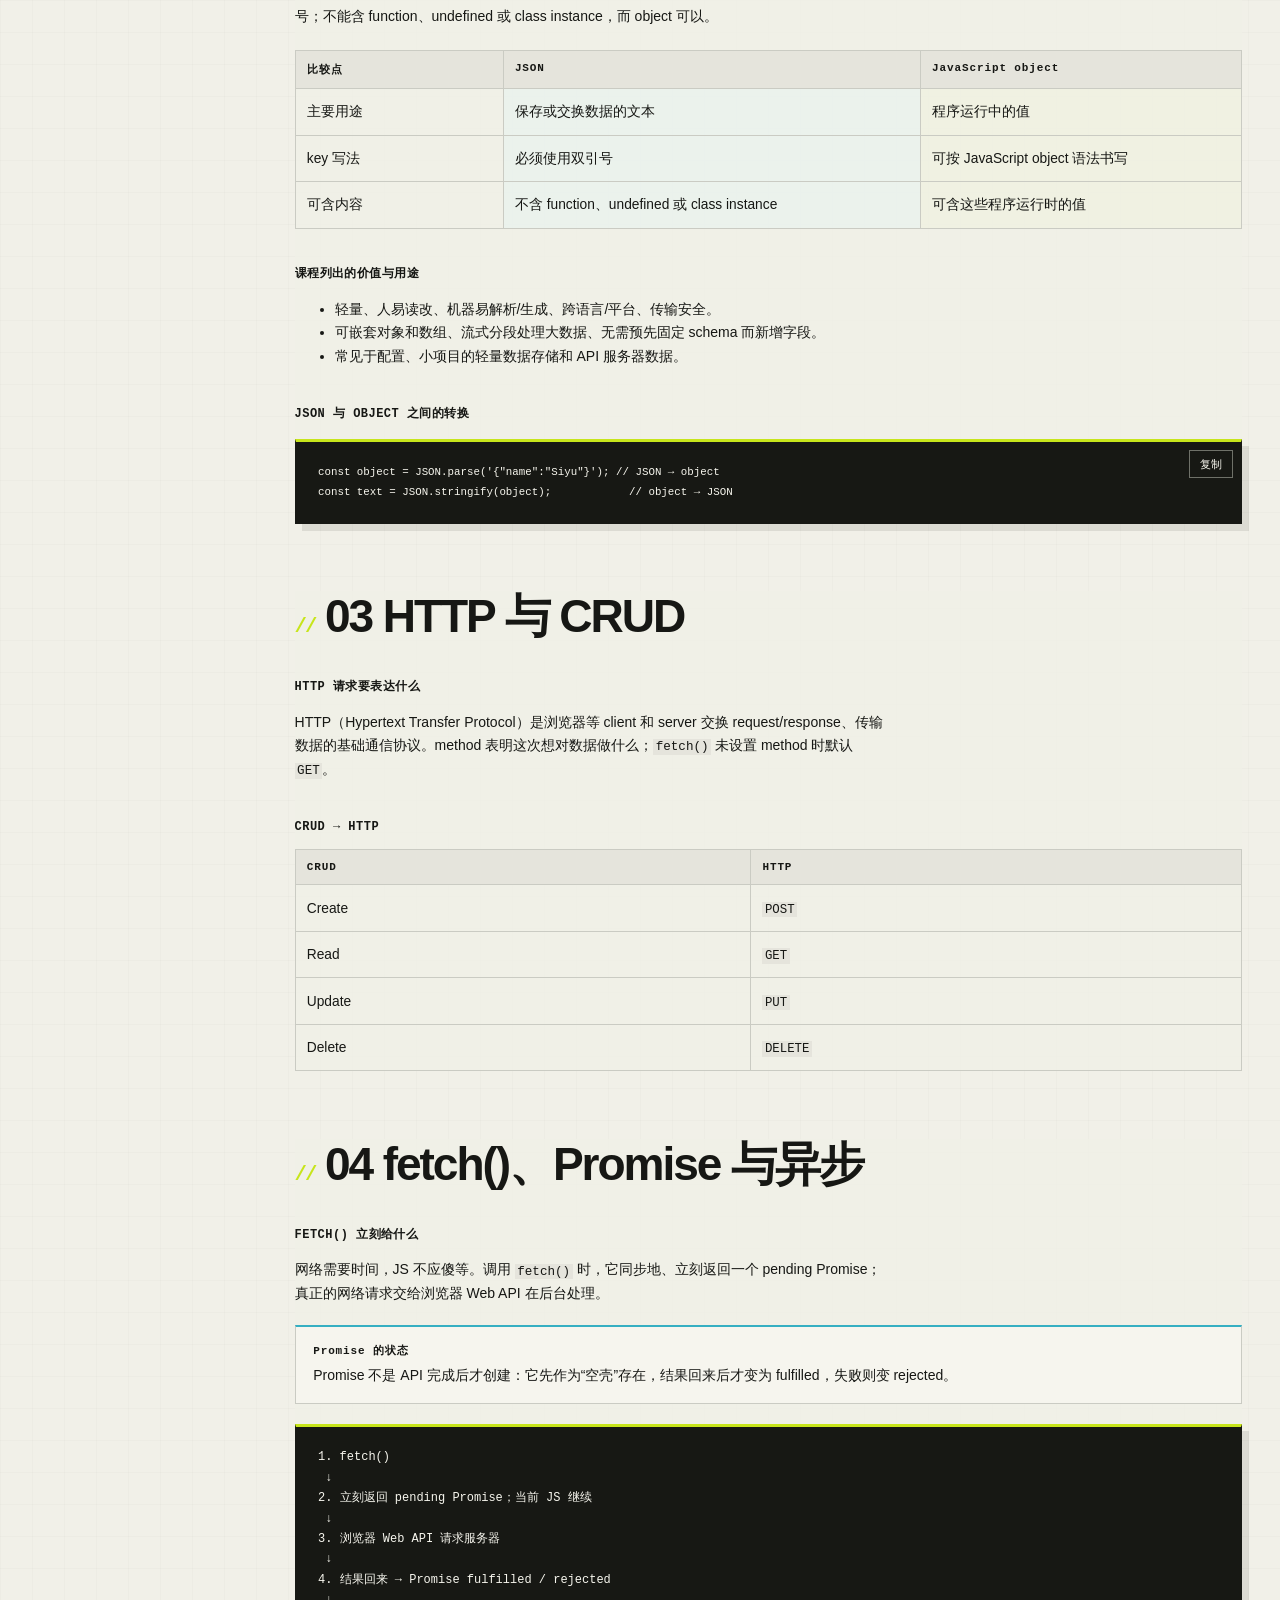
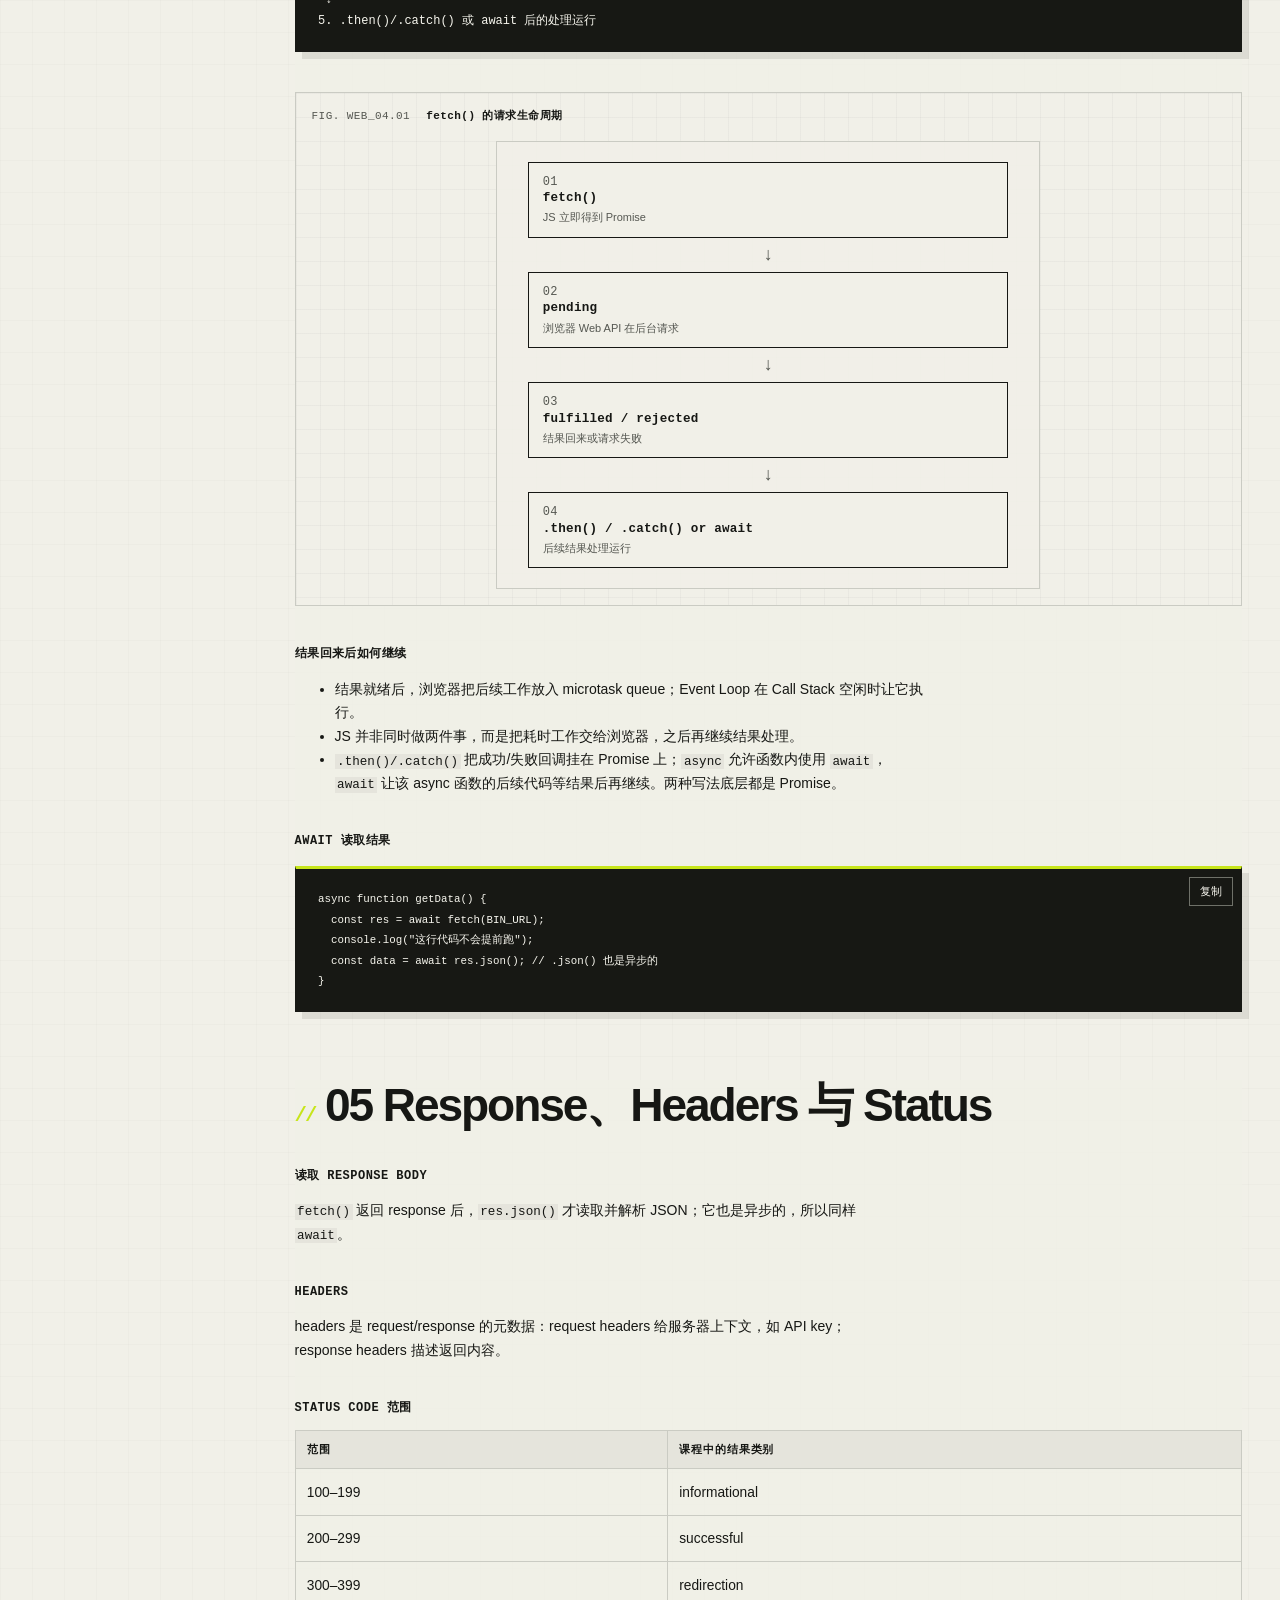
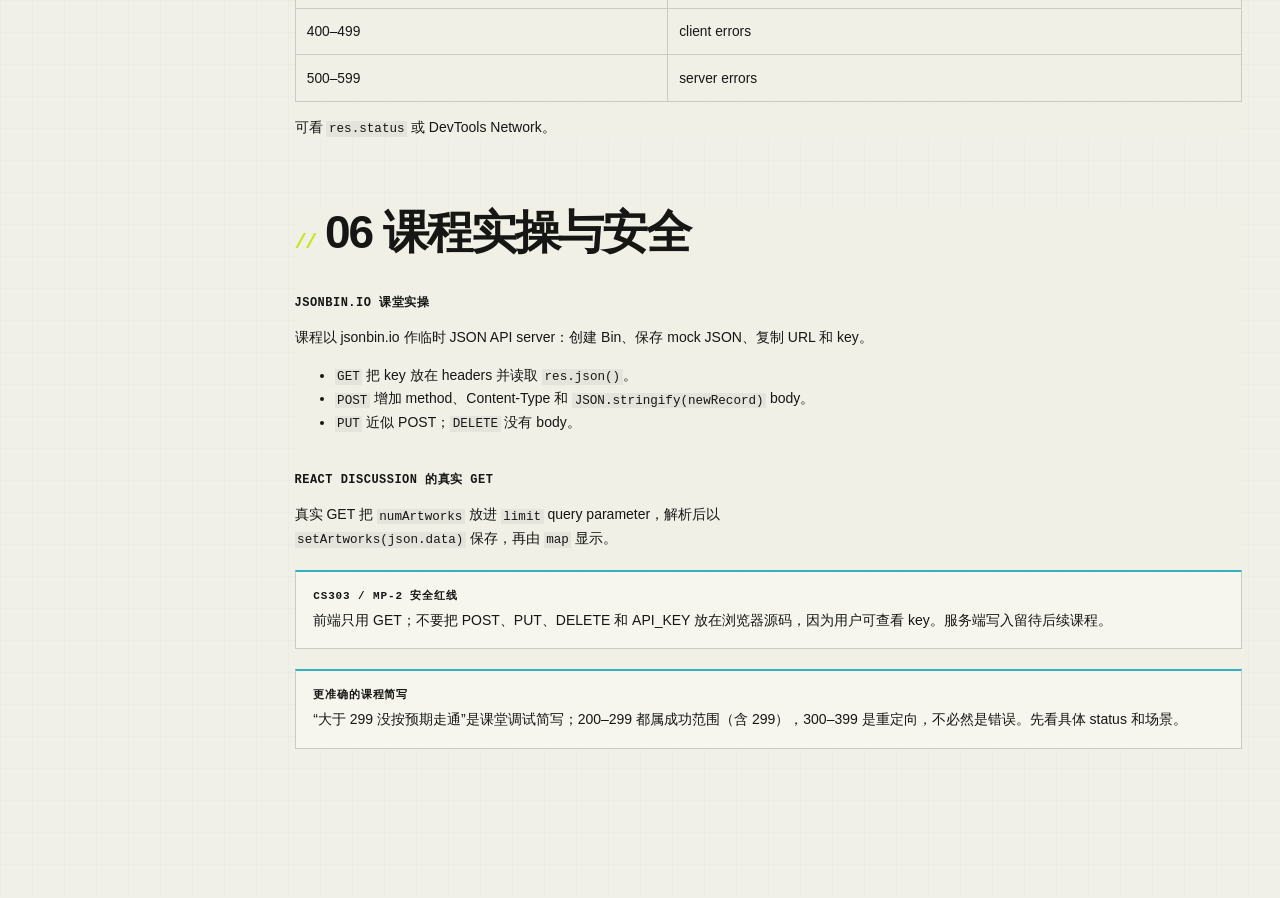
<file: pages/web-data.html>
<!doctype html>
<html lang="zh-CN">
<head>
<meta charset="utf-8">
<meta name="viewport" content="width=device-width,initial-scale=1">
<title>Web 数据笔记</title>
<link rel="stylesheet" href="../assets/css/notes.css">
</head>
<body data-title data-zh="Web 数据笔记｜Siyu 的前端知识库" data-en="Web Data Notes | Siyu's Frontend Knowledge Base">
<div class="progress">
</div>
<a class="skip" href="#main" data-zh="跳到内容" data-en="Skip to content">跳到内容</a>
<header class="topbar">
<a class="brand" href="../index.html">Siyu’s <span>Frontend KB</span>
</a>
<nav class="tabs" data-zh-aria-label="主导航" data-en-aria-label="Primary navigation" aria-label="主导航">
<a href="../index.html" data-zh="首页" data-en="Home">首页</a>
<a href="html.html">HTML</a>
<a href="css.html">CSS</a>
<a href="javascript.html">JavaScript</a>
<a aria-current="page" href="web-data.html" data-zh="Web 数据" data-en="Web Data">Web 数据</a>
<a href="react.html">React</a>
<a href="git.html">Git</a>
</nav>
<div class="lang">
<button data-lang="zh">中文</button>
<button data-lang="en">EN</button>
</div>
</header>
<div class="layout">
<aside class="sidebar">
<h2>WEB DATA</h2>
<nav data-zh-aria-label="Web 数据章节" data-en-aria-label="Web Data sections" aria-label="Web 数据章节">
<a href="#map" data-zh="01 远程数据地图" data-en="01 Remote data map">01 远程数据地图</a>
<a href="#json">02 JSON</a>
<a href="#http" data-zh="03 HTTP 与 CRUD" data-en="03 HTTP and CRUD">03 HTTP 与 CRUD</a>
<a href="#async" data-zh="04 fetch 与 Promise" data-en="04 fetch and Promises">04 fetch 与 Promise</a>
<a href="#response" data-zh="05 响应元信息" data-en="05 Response metadata">05 响应元信息</a>
<a href="#practice" data-zh="06 课程实操与安全" data-en="06 Course practice and safety">06 课程实操与安全</a>
</nav>
</aside>
<main id="main">
<header class="hero">
<h1 data-zh="Web 数据：JSON、HTTP 与 fetch" data-en="Web Data: JSON, HTTP, and fetch">Web 数据：JSON、HTTP 与 fetch</h1>
<p data-zh="CS303 Lec-4/5、9 月 28 日课堂笔记中目前学过的远程数据交换链路。" data-en="The remote-data exchange chain currently studied in CS303 Lec-4/5 and the September 28 class note.">CS303 Lec-4/5、9 月 28 日课堂笔记中目前学过的远程数据交换链路。</p>
</header>
<div class="search-wrap">
<input id="site-search" type="search" data-zh-placeholder="搜索 JSON、GET、headers、Promise" data-en-placeholder="Search JSON, GET, headers, Promise">
<p id="search-result" class="search-result">
</p>
</div>
<section id="map" data-section>
<h2 data-zh="01 远程数据的一整条链路" data-en="01 The complete remote-data chain">01 远程数据的一整条链路</h2>
<div class="card course">
<strong data-zh="快速理解" data-en="Quick understanding">快速理解</strong>
<span data-zh="远程数据不是一个单独的 API 名词：JSON 说明数据形状，HTTP 说明请求，fetch() 启动网络工作，Promise 表示未来结果。" data-en="Remote data is not one isolated API term: JSON describes data shape, HTTP describes the request, fetch() starts network work, and a Promise represents the future result.">远程数据不是一个单独的 API 名词：JSON 说明数据形状，HTTP 说明请求，fetch() 启动网络工作，Promise 表示未来结果。</span>
</div>
<pre data-zh="网页需要远程数据&#10; ↓&#10;JSON — 数据是什么形状？&#10; ↓&#10;HTTP — 要做什么请求？&#10; ↓&#10;fetch() — JS 怎样发起请求？&#10; ↓&#10;Promise 立刻出现；浏览器后台做网络工作&#10; ↓&#10;pending → fulfilled / rejected&#10; ↓&#10;.then() / .catch() 或 async / await&#10; ↓&#10;Response.json()、Headers、Status Code → 可用 JS 数据" data-en="A webpage needs remote data&#10; ↓&#10;JSON — What shape is the data?&#10; ↓&#10;HTTP — What request is made?&#10; ↓&#10;fetch() — How does JS start it?&#10; ↓&#10;A Promise appears immediately; the browser does network work&#10; ↓&#10;pending → fulfilled / rejected&#10; ↓&#10;.then() / .catch() or async / await&#10; ↓&#10;Response.json(), Headers, Status Code → usable JS data">
<code>网页需要远程数据
 ↓
JSON — 数据是什么形状？
 ↓
HTTP — 要做什么请求？
 ↓
fetch() — JS 怎样发起请求？
 ↓
Promise 立刻出现；浏览器后台做网络工作
 ↓
pending → fulfilled / rejected
 ↓
.then() / .catch() 或 async / await
 ↓
Response.json()、Headers、Status Code → 可用 JS 数据</code>
</pre>
<p data-zh="它们不是独立术语：JSON 定义传输的数据形状，HTTP 定义 client/server 的对话，fetch() 是 JS 入口，Promise 代表尚未完成的结果，而 Response、headers 和 status 说明结果及其元信息。" data-en="These are not isolated terms: JSON defines transmitted data shape, HTTP defines the client/server conversation, fetch() is the JS entry point, a Promise represents an unfinished result, and Response, headers, and status describe that result and its metadata.">它们不是独立术语：JSON 定义传输的数据形状，HTTP 定义 client/server 的对话，fetch() 是 JS 入口，Promise 代表尚未完成的结果，而 Response、headers 和 status 说明结果及其元信息。</p>
</section>
<section id="json" data-section>
<h2>02 JSON</h2>
<h3 data-zh="JSON 与 JavaScript object" data-en="JSON and JavaScript objects">JSON 与 JavaScript object</h3>
<p data-zh="JSON（JavaScript Object Notation）与 JavaScript object 都可写成 key: value 字段集合，但用途不同：object 是程序运行中的值；JSON 是保存或交换数据的文本。JSON 的 key 必须用双引号；不能含 function、undefined 或 class instance，而 object 可以。" data-en="JSON (JavaScript Object Notation) and a JavaScript object can both look like key:value collections, but serve different purposes: an object is a value in a running program; JSON is text for storing or exchanging data. JSON keys must use double quotes and it cannot contain functions, undefined, or class instances, while an object can.">JSON（JavaScript Object Notation）与 JavaScript object 都可写成 key: value 字段集合，但用途不同：object 是程序运行中的值；JSON 是保存或交换数据的文本。JSON 的 key 必须用双引号；不能含 function、undefined 或 class instance，而 object 可以。</p>
<table class="compare json-compare">
<thead><tr><th data-zh="比较点" data-en="Compare">比较点</th><th>JSON</th><th>JavaScript object</th></tr></thead>
<tbody><tr><td data-zh="主要用途" data-en="Primary use">主要用途</td><td data-zh="保存或交换数据的文本" data-en="text for storing or exchanging data">保存或交换数据的文本</td><td data-zh="程序运行中的值" data-en="a value in a running program">程序运行中的值</td></tr><tr><td data-zh="key 写法" data-en="Key syntax">key 写法</td><td data-zh="必须使用双引号" data-en="must use double quotes">必须使用双引号</td><td data-zh="可按 JavaScript object 语法书写" data-en="can use JavaScript object syntax">可按 JavaScript object 语法书写</td></tr><tr><td data-zh="可含内容" data-en="Can contain">可含内容</td><td data-zh="不含 function、undefined 或 class instance" data-en="not functions, undefined, or class instances">不含 function、undefined 或 class instance</td><td data-zh="可含这些程序运行时的值" data-en="can contain those runtime values">可含这些程序运行时的值</td></tr></tbody>
</table>
<h3 data-zh="课程列出的价值与用途" data-en="Course-listed benefits and uses">课程列出的价值与用途</h3>
<ul><li data-zh="轻量、人易读改、机器易解析/生成、跨语言/平台、传输安全。" data-en="Lightweight, human-readable/editable, easy for machines to parse/generate, cross-language/platform, and safe to transmit.">轻量、人易读改、机器易解析/生成、跨语言/平台、传输安全。</li><li data-zh="可嵌套对象和数组、流式分段处理大数据、无需预先固定 schema 而新增字段。" data-en="It can nest objects and arrays, stream large data in pieces, and add fields without a pre-fixed schema.">可嵌套对象和数组、流式分段处理大数据、无需预先固定 schema 而新增字段。</li><li data-zh="常见于配置、小项目的轻量数据存储和 API 服务器数据。" data-en="It is common in configuration, lightweight project data storage, and API server data.">常见于配置、小项目的轻量数据存储和 API 服务器数据。</li></ul>
<h3 data-zh="JSON 与 object 之间的转换" data-en="Converting between JSON and objects">JSON 与 object 之间的转换</h3>
<pre>
<code>const object = JSON.parse('{"name":"Siyu"}'); // JSON → object
const text = JSON.stringify(object);            // object → JSON</code>
</pre>
</section>
<section id="http" data-section>
<h2>03 HTTP 与 CRUD</h2>
<h3 data-zh="HTTP 请求要表达什么" data-en="What an HTTP request expresses">HTTP 请求要表达什么</h3>
<p data-zh="HTTP（Hypertext Transfer Protocol）是浏览器等 client 和 server 交换 request/response、传输数据的基础通信协议。method 表明这次想对数据做什么；<code>fetch()</code> 未设置 method 时默认 <code>GET</code>。" data-en="HTTP (Hypertext Transfer Protocol) is the foundational protocol through which clients such as browsers and servers exchange requests/responses and transfer data. A method says what the request does; <code>fetch()</code> defaults to <code>GET</code> if no method is set.">HTTP（Hypertext Transfer Protocol）是浏览器等 client 和 server 交换 request/response、传输数据的基础通信协议。method 表明这次想对数据做什么；<code>fetch()</code> 未设置 method 时默认 <code>GET</code>。</p>
<h3>CRUD → HTTP</h3>
<table class="compare"><thead><tr><th>CRUD</th><th>HTTP</th></tr></thead><tbody><tr><td>Create</td><td><code>POST</code></td></tr><tr><td>Read</td><td><code>GET</code></td></tr><tr><td>Update</td><td><code>PUT</code></td></tr><tr><td>Delete</td><td><code>DELETE</code></td></tr></tbody></table>
</section>
<section id="async" data-section>
<h2 data-zh="04 fetch()、Promise 与异步" data-en="04 fetch(), Promises, and async">04 fetch()、Promise 与异步</h2>
<h3 data-zh="fetch() 立刻给什么" data-en="What fetch() returns immediately">fetch() 立刻给什么</h3>
<p data-zh="网络需要时间，JS 不应傻等。调用 <code>fetch()</code> 时，它同步地、立刻返回一个 pending Promise；真正的网络请求交给浏览器 Web API 在后台处理。" data-en="Networking takes time, so JS should not wait idly. Calling <code>fetch()</code> synchronously and immediately returns a pending Promise; the browser Web API handles the actual network request in the background.">网络需要时间，JS 不应傻等。调用 <code>fetch()</code> 时，它同步地、立刻返回一个 pending Promise；真正的网络请求交给浏览器 Web API 在后台处理。</p>
<div class="card supp"><strong data-zh="Promise 的状态" data-en="Promise state">Promise 的状态</strong><span data-zh="Promise 不是 API 完成后才创建：它先作为“空壳”存在，结果回来后才变为 fulfilled，失败则变 rejected。" data-en="A Promise is not created after the API finishes: it first exists as an empty shell, then becomes fulfilled when a result returns or rejected on failure.">Promise 不是 API 完成后才创建：它先作为“空壳”存在，结果回来后才变为 fulfilled，失败则变 rejected。</span></div>
<pre data-zh="1. fetch()&#10; ↓&#10;2. 立刻返回 pending Promise；当前 JS 继续&#10; ↓&#10;3. 浏览器 Web API 请求服务器&#10; ↓&#10;4. 结果回来 → Promise fulfilled / rejected&#10; ↓&#10;5. .then()/.catch() 或 await 后的处理运行" data-en="1. fetch()&#10; ↓&#10;2. Immediately returns a pending Promise; current JS continues&#10; ↓&#10;3. Browser Web API requests the server&#10; ↓&#10;4. Result returns → Promise fulfilled / rejected&#10; ↓&#10;5. Processing after .then()/.catch() or await runs">
<code>1. fetch()
 ↓
2. 立刻返回 pending Promise；当前 JS 继续
 ↓
3. 浏览器 Web API 请求服务器
 ↓
4. 结果回来 → Promise fulfilled / rejected
 ↓
5. .then()/.catch() 或 await 后的处理运行</code>
</pre>
<figure class="knowledge-diagram fetch-lifecycle" aria-labelledby="fetch-lifecycle-title">
<figcaption id="fetch-lifecycle-title"><span>FIG. WEB_04.01</span><strong data-zh="fetch() 的请求生命周期" data-en="The request lifecycle of fetch()">fetch() 的请求生命周期</strong></figcaption>
<div class="diagram-stage async-flow">
<div class="diagram-node"><b>01</b><strong>fetch()</strong><small data-zh="JS 立即得到 Promise" data-en="JS immediately gets a Promise">JS 立即得到 Promise</small></div>
<i>↓</i>
<div class="diagram-node"><b>02</b><strong>pending</strong><small data-zh="浏览器 Web API 在后台请求" data-en="browser Web API requests in the background">浏览器 Web API 在后台请求</small></div>
<i>↓</i>
<div class="diagram-node"><b>03</b><strong>fulfilled / rejected</strong><small data-zh="结果回来或请求失败" data-en="a result returns or the request fails">结果回来或请求失败</small></div>
<i>↓</i>
<div class="diagram-node"><b>04</b><strong>.then() / .catch() or await</strong><small data-zh="后续结果处理运行" data-en="follow-up result handling runs">后续结果处理运行</small></div>
</div>
</figure>
<h3 data-zh="结果回来后如何继续" data-en="How work continues when a result returns">结果回来后如何继续</h3>
<ul><li data-zh="结果就绪后，浏览器把后续工作放入 microtask queue；Event Loop 在 Call Stack 空闲时让它执行。" data-en="When ready, the browser queues follow-up work in the microtask queue; the Event Loop lets it run once the Call Stack is free.">结果就绪后，浏览器把后续工作放入 microtask queue；Event Loop 在 Call Stack 空闲时让它执行。</li><li data-zh="JS 并非同时做两件事，而是把耗时工作交给浏览器，之后再继续结果处理。" data-en="JS is not doing two things at once: it delegates slow work to the browser, then resumes result handling.">JS 并非同时做两件事，而是把耗时工作交给浏览器，之后再继续结果处理。</li><li data-zh="<code>.then()/.catch()</code> 把成功/失败回调挂在 Promise 上；<code>async</code> 允许函数内使用 <code>await</code>，<code>await</code> 让该 async 函数的后续代码等结果后再继续。两种写法底层都是 Promise。" data-en="<code>.then()/.catch()</code> attach success/failure callbacks to a Promise; <code>async</code> permits <code>await</code> inside a function, and <code>await</code> makes later code in that async function continue after the result. Both forms use Promises underneath."><code>.then()/.catch()</code> 把成功/失败回调挂在 Promise 上；<code>async</code> 允许函数内使用 <code>await</code>，<code>await</code> 让该 async 函数的后续代码等结果后再继续。两种写法底层都是 Promise。</li></ul>
<h3 data-zh="await 读取结果" data-en="Using await to read a result">await 读取结果</h3>
<pre>
<code>async function getData() {
  const res = await fetch(BIN_URL);
  console.log("这行代码不会提前跑");
  const data = await res.json(); // .json() 也是异步的
}</code>
</pre>
</section>
<section id="response" data-section>
<h2 data-zh="05 Response、Headers 与 Status" data-en="05 Response, Headers, and Status">05 Response、Headers 与 Status</h2>
<h3 data-zh="读取 response body" data-en="Reading a response body">读取 response body</h3>
<p data-zh="<code>fetch()</code> 返回 response 后，<code>res.json()</code> 才读取并解析 JSON；它也是异步的，所以同样 <code>await</code>。" data-en="After <code>fetch()</code> returns a response, <code>res.json()</code> reads and parses JSON; it is asynchronous too, so await it."><code>fetch()</code> 返回 response 后，<code>res.json()</code> 才读取并解析 JSON；它也是异步的，所以同样 <code>await</code>。</p>
<h3>Headers</h3>
<p data-zh="headers 是 request/response 的元数据：request headers 给服务器上下文，如 API key；response headers 描述返回内容。" data-en="Headers are request/response metadata: request headers give server context, such as an API key; response headers describe returned content.">headers 是 request/response 的元数据：request headers 给服务器上下文，如 API key；response headers 描述返回内容。</p>
<h3 data-zh="Status code 范围" data-en="Status-code ranges">Status code 范围</h3>
<table class="compare"><thead><tr><th data-zh="范围" data-en="Range">范围</th><th data-zh="课程中的结果类别" data-en="Course result category">课程中的结果类别</th></tr></thead><tbody><tr><td>100–199</td><td>informational</td></tr><tr><td>200–299</td><td>successful</td></tr><tr><td>300–399</td><td>redirection</td></tr><tr><td>400–499</td><td>client errors</td></tr><tr><td>500–599</td><td>server errors</td></tr></tbody></table>
<p data-zh="可看 <code>res.status</code> 或 DevTools Network。" data-en="Inspect <code>res.status</code> or DevTools Network.">可看 <code>res.status</code> 或 DevTools Network。</p>
</section>
<section id="practice" data-section>
<h2 data-zh="06 课程实操与安全" data-en="06 Course practice and safety">06 课程实操与安全</h2>
<h3 data-zh="jsonbin.io 课堂实操" data-en="jsonbin.io course practice">jsonbin.io 课堂实操</h3>
<p data-zh="课程以 jsonbin.io 作临时 JSON API server：创建 Bin、保存 mock JSON、复制 URL 和 key。" data-en="The course uses jsonbin.io as a temporary JSON API server: create a Bin, save mock JSON, and copy the URL and key.">课程以 jsonbin.io 作临时 JSON API server：创建 Bin、保存 mock JSON、复制 URL 和 key。</p>
<ul><li data-zh="<code>GET</code> 把 key 放在 headers 并读取 <code>res.json()</code>。" data-en="<code>GET</code> sends the key in headers and reads <code>res.json()</code>."><code>GET</code> 把 key 放在 headers 并读取 <code>res.json()</code>。</li><li data-zh="<code>POST</code> 增加 method、Content-Type 和 <code>JSON.stringify(newRecord)</code> body。" data-en="<code>POST</code> adds method, Content-Type, and a <code>JSON.stringify(newRecord)</code> body."><code>POST</code> 增加 method、Content-Type 和 <code>JSON.stringify(newRecord)</code> body。</li><li data-zh="<code>PUT</code> 近似 POST；<code>DELETE</code> 没有 body。" data-en="<code>PUT</code> resembles POST; <code>DELETE</code> has no body."><code>PUT</code> 近似 POST；<code>DELETE</code> 没有 body。</li></ul>
<h3 data-zh="React discussion 的真实 GET" data-en="The React discussion’s real GET">React discussion 的真实 GET</h3>
<p data-zh="真实 GET 把 <code>numArtworks</code> 放进 <code>limit</code> query parameter，解析后以 <code>setArtworks(json.data)</code> 保存，再由 <code>map</code> 显示。" data-en="The real GET puts <code>numArtworks</code> in the <code>limit</code> query parameter, saves parsed data with <code>setArtworks(json.data)</code>, then displays it with <code>map</code>.">真实 GET 把 <code>numArtworks</code> 放进 <code>limit</code> query parameter，解析后以 <code>setArtworks(json.data)</code> 保存，再由 <code>map</code> 显示。</p>
<div class="card warning">
<strong data-zh="CS303 / MP-2 安全红线" data-en="CS303 / MP-2 safety boundary">CS303 / MP-2 安全红线</strong>
<span data-zh="前端只用 GET；不要把 POST、PUT、DELETE 和 API_KEY 放在浏览器源码，因为用户可查看 key。服务端写入留待后续课程。" data-en="Use GET only from the frontend; do not put POST, PUT, DELETE, and an API_KEY in browser source because users can inspect the key. Server-side writes are for later coursework.">前端只用 GET；不要把 POST、PUT、DELETE 和 API_KEY 放在浏览器源码，因为用户可查看 key。服务端写入留待后续课程。</span>
</div>
<div class="card supp">
<strong data-zh="更准确的课程简写" data-en="More accurate course shorthand">更准确的课程简写</strong>
<span data-zh="“大于 299 没按预期走通”是课堂调试简写；200–299 都属成功范围（含 299），300–399 是重定向，不必然是错误。先看具体 status 和场景。" data-en="“Above 299 did not go as expected” is course debugging shorthand; 200–299 is all successful (including 299), while 300–399 is redirection, not automatically an error. Check the specific status and context.">“大于 299 没按预期走通”是课堂调试简写；200–299 都属成功范围（含 299），300–399 是重定向，不必然是错误。先看具体 status 和场景。</span>
</div>
</section>
</main>
</div>
<script src="../assets/js/notes.js">
</script>
</body>
</html>
</file>
<file: assets/css/notes.css>
:root{--paper:#f1f0e8;
--ink:#161714;
--steel:#555751;
--line:#cacbc3;
--lime:#c7e51b;
--cyan:#35afc2;
--red:#d94a3d;
--mono:Consolas,"SFMono-Regular",monospace;
--sans:Inter,"Helvetica Neue","PingFang SC",Arial,sans-serif}*{box-sizing:border-box}html{scroll-behavior:smooth}body{margin:0;
background:var(--paper);
color:var(--ink);
font:14px/1.68 var(--sans);
background-image:linear-gradient(#00000008 1px,transparent 1px),linear-gradient(90deg,#00000008 1px,transparent 1px);
background-size:24px 24px}.skip{position:absolute;
left:-999px}.skip:focus{left:1rem;
top:1rem;
z-index:50;
background:var(--lime);
padding:.5rem}.progress{position:fixed;
z-index:100;
top:0;
left:0;
height:3px;
background:var(--lime);
width:0}.topbar{position:sticky;
top:0;
z-index:20;
display:flex;
align-items:center;
gap:1.25rem;
min-height:70px;
padding:0 clamp(1rem,3vw,2.5rem);
border-bottom:1px solid var(--line);
background:#f1f0e8ed;
backdrop-filter:blur(12px)}.brand{font-size:1rem;
font-weight:900;
letter-spacing:-.06em;
text-decoration:none;
color:var(--ink);
white-space:nowrap}.brand span{display:block;
font-size:11px;
font-weight:600;
letter-spacing:.02em;
text-transform:uppercase;
color:var(--steel)}.tabs{display:flex;
gap:.15rem;
flex:1;
justify-content:flex-end}.tabs a,.lang button{border:0;
background:none;
color:var(--ink);
font:600 11px var(--mono);
letter-spacing:.05em;
text-transform:uppercase;
padding:.5rem .6rem;
text-decoration:none;
cursor:pointer}.tabs a:hover,.tabs a[aria-current=page],.lang button[aria-pressed=true]{background:var(--lime)}.lang{border:1px solid var(--line);
display:flex}.layout{max-width:1500px;
margin:auto;
display:grid;
grid-template-columns:205px minmax(0,1fr);
gap:clamp(1.5rem,4vw,4rem);
padding:0 clamp(1rem,3vw,2.5rem) 5rem}.sidebar{position:sticky;
top:90px;
align-self:start;
max-height:calc(100vh - 105px);
overflow:auto;
padding:1.6rem 1rem 1.2rem 0;
border-right:1px solid var(--line)}.sidebar h2{margin:0 0:1rem;
font:900 12px var(--mono);
letter-spacing:.08em}.sidebar a{display:block;
border-bottom:1px solid #cacbc380;
padding:.5rem .65rem;
text-decoration:none;
color:var(--ink);
font-size:.78rem}.sidebar a:hover,.sidebar a.active{background:var(--lime);
font-weight:800}main{min-width:0}.hero{margin:0 -1px 2rem;
padding:clamp(2rem,6vw,6rem) 0 2rem;
border-bottom:1px solid var(--line)}.hero:before{content:"ARCHIVE / FRONTEND LEARNING / REV 2.0";
display:block;
color:var(--steel);
font:11px var(--mono);
letter-spacing:.1em;
margin-bottom:1.4rem}.hero h1{max-width:850px;
margin:0;
font-size:clamp(3rem,8vw,7rem);
line-height:.88;
letter-spacing:-.085em;
font-weight:900}.hero p{max-width:55ch;
color:#4a4c47;
font-size:1rem;
margin:1.5rem 0 0}.search-wrap{margin:1.4rem 0}.search-wrap input{width:100%;
border:1px solid var(--line);
background:#f8f7f0;
padding:.85rem 1rem;
font:12px var(--mono);
color:var(--ink);
border-radius:0}.search-result{font:11px var(--mono);
color:var(--steel)}section{scroll-margin-top:90px;
margin:3rem 0}h2{font-size:clamp(1.65rem,3vw,3rem);
line-height:1;
letter-spacing:-.065em;
margin:0 0:1.25rem;
font-weight:900}h2:before{content:"//";
color:var(--lime);
font:700 .45em var(--mono);
margin-right:.6rem}h3{font:800 12px var(--mono);
letter-spacing:.08em;
text-transform:uppercase;
margin:2rem 0 .65rem}p,li{max-width:76ch}a{color:inherit}code{font:.9em var(--mono);
background:#e5e4dc;
padding:.06em .2em}pre{position:relative;
overflow:auto;
margin:1rem 0;
padding:1.25rem 1.4rem;
background:#171814;
color:#f7f6ee;
border:1px solid #171814;
border-top:3px solid var(--lime);
font:12px/1.7 var(--mono);
box-shadow:7px 7px 0 #16171418}pre code{background:none;
color:inherit;
padding:0}.copy{position:absolute;
right:.5rem;
top:.5rem;
border:1px solid #6f7169;
background:transparent;
color:#f7f6ee;
font:11px var(--mono);
padding:.35rem .6rem;
cursor:pointer}.copy:hover{background:var(--lime);
color:var(--ink)}.card{padding:1rem 1.1rem;
margin:1.25rem 0;
border:1px solid var(--line);
border-top:2px solid var(--cyan);
background:#f6f5ee}.card strong:first-child{display:block;
margin-bottom:.35rem;
font:800 11px var(--mono);
letter-spacing:.08em}.course{border-top-color:var(--lime)}.supp{border-top-color:var(--cyan)}.pitfall,.danger{border-top-color:var(--red)}.flow{display:flex;
flex-direction:column;
align-items:flex-start;
gap:.4rem;
padding:1rem 0}.flow div{border:1px solid var(--line);
padding:.7rem 1rem;
background:#f7f6ef;
font:700 12px var(--mono)}.flow b{color:var(--steel);
font:15px var(--mono);
padding-left:1rem}.compare{width:100%;
border-collapse:collapse;
font-size:.86rem}.compare th,.compare td{border:1px solid var(--line);
padding:.7rem;
text-align:left;
vertical-align:top}.compare th{font:800 11px var(--mono);
letter-spacing:.08em;
background:#e5e4dc}.to-top{position:fixed;
right:1rem;
bottom:1rem;
width:2.4rem;
height:2.4rem;
border:1px solid var(--ink);
background:var(--lime);
font-size:1.1rem;
cursor:pointer}.hidden{display:none!important}.mark{background:var(--lime)}details{border:1px solid var(--line);
padding:.7rem;
margin:1rem 0}summary{cursor:pointer;
font-weight:800}.home{max-width:1500px;
grid-template-columns:155px minmax(0,1fr)}.home-hero{display:grid;
grid-template-columns:minmax(0,1fr) minmax(310px,48%);
gap:2rem;
align-items:end;
padding:clamp(2rem,6vw,5rem) 0 1.2rem;
border-bottom:1px solid var(--ink)}.home-hero h1{font-size:clamp(3.4rem,8vw,8rem);
line-height:.82;
margin:0;
letter-spacing:-.1em}.home-hero h1 span{display:block;
font-size:.32em;
letter-spacing:-.05em;
margin-top:.45rem}.home-meta{font:11px/1.7 var(--mono);
color:var(--steel);
max-width:32ch}.hero-art{position:relative;
border:1px solid var(--line);
background:#e7e6dd;
min-height:330px;
overflow:hidden}.hero-art:before{content:"FIG. FE_01 / LEARNING MACHINE";
position:absolute;
top:.8rem;
left:.8rem;
z-index:1;
font:11px var(--mono);
color:var(--steel)}.hero-art img{display:block;
width:100%;
height:100%;
object-fit:cover;
mix-blend-mode:multiply;
transition:transform .2s ease}.hero-art:hover img{transform:perspective(900px) rotateY(-1deg) translate(-2px,-2px)}.series{display:grid;
grid-template-columns:repeat(4,1fr);
border-left:1px solid var(--line);
margin:2rem 0}.series a{min-height:175px;
border:1px solid var(--line);
border-left:0;
padding:1rem;
text-decoration:none;
position:relative}.series a:hover{background:var(--lime)}.series b{display:block;
font:900 clamp(1.8rem,3vw,3.2rem)/1 var(--mono);
letter-spacing:-.1em}.series strong{display:block;
margin-top:.55rem;
font-size:1rem}.series small{display:block;
margin-top:1.2rem;
color:var(--steel)}@media(max-width:820px){.topbar{min-height:auto;
flex-wrap:wrap;
padding:.75rem 1rem}.tabs{order:3;
justify-content:flex-start;
flex-basis:100%;
overflow:auto}.layout,.home{grid-template-columns:1fr;
padding:0 1rem 4rem}.sidebar{position:relative;
top:auto;
max-height:none;
border-right:0;
border-bottom:1px solid var(--line);
padding:1rem 0}.sidebar nav{display:flex;
overflow:auto}.sidebar a{white-space:nowrap;
border:1px solid var(--line);
border-right:0}.home-hero{grid-template-columns:1fr}.hero-art{min-height:250px}.series{grid-template-columns:repeat(2,1fr)}.hero h1{font-size:clamp(2.8rem,13vw,5rem)}}@media(max-width:480px){body{font-size:13px}.series{grid-template-columns:1fr}.series a{min-height:120px}.hero-art{min-height:210px}pre{font-size:11px;
padding:1rem;
box-shadow:none}.compare{font-size:.75rem}.compare th,.compare td{padding:.45rem}}@media(prefers-reduced-motion:reduce){*{scroll-behavior:auto!important;
transition:none!important}}

/* Phase 5.1 — editorial type, quieter reading field, deliberate motion. */
:root{--motion-instant:100ms;--motion-fast:160ms;--motion-base:250ms;--motion-slow:520ms;--ease-out:cubic-bezier(.22,.61,.36,1);--ease-press:cubic-bezier(.2,.8,.2,1)}
body{background-image:linear-gradient(#00000004 1px,transparent 1px),linear-gradient(90deg,#00000004 1px,transparent 1px);background-size:32px 32px;letter-spacing:0}
.hero,.home-hero{position:relative;background-image:linear-gradient(#1617140b 1px,transparent 1px),linear-gradient(90deg,#1617140b 1px,transparent 1px);background-size:24px 24px}
.hero{padding-top:clamp(2.6rem,7vw,7rem);padding-bottom:2.7rem;margin-bottom:2.8rem}
.hero:before{margin-bottom:1.8rem;font-size:11px;letter-spacing:.075em}
.hero h1{max-width:16ch;font-size:clamp(3rem,7.3vw,6.4rem);line-height:1.08;letter-spacing:-.035em;text-wrap:balance}
html[lang="en"] .hero h1{line-height:.93;letter-spacing:-.065em;max-width:14ch}
.hero p{margin-top:1.8rem;line-height:1.78;max-width:60ch}
section{margin:4.2rem 0}section:not(:has(.hero)){background:#f1f0e8cc}
h2{font-size:clamp(1.9rem,3.6vw,3.45rem);line-height:1.1;letter-spacing:-.045em;margin-bottom:1.55rem}
html[lang="en"] h2{letter-spacing:-.04em}h3{font-size:12px;line-height:1.45;letter-spacing:.04em;margin:2.35rem 0 .8rem}
.search-wrap{margin:2rem 0 3.25rem}.search-wrap input{transition:border-color var(--motion-fast) var(--ease-out),box-shadow var(--motion-fast) var(--ease-out),background-color var(--motion-fast) var(--ease-out)}.search-wrap input:focus{outline:0;border-color:var(--ink);background:#fffef8;box-shadow:4px 4px 0 #16171418}
.tabs a,.lang button,.sidebar a{transition:background-color var(--motion-instant) var(--ease-press),color var(--motion-instant) var(--ease-press),transform var(--motion-fast) var(--ease-out)}.tabs a:hover,.sidebar a:hover{transform:translateX(2px)}.tabs a:active,.lang button:active{transform:translateY(1px)}
.copy{transition:color var(--motion-instant) var(--ease-press),background-color var(--motion-fast) var(--ease-out),border-color var(--motion-fast) var(--ease-out)}
.home-hero{min-height:clamp(530px,63vw,680px);grid-template-columns:minmax(0,1.05fr) minmax(420px,.95fr);align-items:start;gap:0;padding:clamp(3rem,7vw,7rem) 0 2.5rem;overflow:visible}.home-hero>div{position:relative;z-index:2;max-width:680px;padding-left:clamp(0rem,2vw,1.5rem)}.home-hero h1{font-size:clamp(4rem,8.1vw,8.8rem);line-height:.94;letter-spacing:-.075em;max-width:8ch}.home-hero h1 span{font-size:.3em;line-height:1.12;letter-spacing:-.025em;margin-top:.62rem}.home-hero>div>p:not(.home-meta){margin-top:1.9rem;max-width:38ch;line-height:1.75}.hero-art{position:absolute;z-index:1;right:-2.7rem;bottom:-1.5rem;width:min(59%,720px);height:clamp(330px,39vw,510px);min-height:0;border:0;background:transparent;overflow:visible;isolation:isolate}.hero-art:before{top:1.1rem;left:1rem;background:var(--paper);padding:.3rem .4rem}.hero-art:after{content:"";position:absolute;inset:7% 3% 8% 0;border:1px solid #16171438;pointer-events:none}.hero-art img{height:100%;object-fit:cover;object-position:54% 55%;mix-blend-mode:multiply;filter:contrast(1.04);transform:translate(var(--hero-x,0),var(--hero-y,0)) rotate(var(--hero-r,0deg));transition:transform var(--motion-slow) var(--ease-out),filter var(--motion-base) var(--ease-out)}.hero-art:hover img{filter:contrast(1.07)}
.series{margin-top:2.5rem}.series a{overflow:hidden;transition:background-color var(--motion-fast) var(--ease-out),transform var(--motion-fast) var(--ease-out)}.series a:after{content:"OPEN DOCUMENT ↗";display:block;margin-top:1rem;color:var(--steel);font:11px var(--mono);opacity:0;transform:translateY(4px);transition:opacity var(--motion-instant) var(--ease-out) 50ms,transform var(--motion-fast) var(--ease-out) 50ms}.series a:hover{background:#eef0d8;transform:translateY(-2px)}.series a:hover b{color:#779000}.series a:hover:after{opacity:1;transform:translateY(0)}
@media(max-width:820px){.hero{padding-top:3rem;padding-bottom:2.25rem}.hero h1{line-height:1.12;letter-spacing:-.02em;max-width:13ch}.home-hero{display:block;min-height:0;padding-top:3rem}.home-hero>div{padding:0}.home-hero h1{font-size:clamp(3.5rem,17vw,5.5rem);line-height:1}.hero-art{position:relative;right:auto;bottom:auto;width:calc(100% + 2rem);height:clamp(250px,60vw,390px);margin:2rem -1rem -1.25rem}.hero-art:after{inset:6% 4%}.series a:hover{transform:none}}
@media(prefers-reduced-motion:reduce){.hero-art img,.series a,.series a:after,.tabs a,.lang button,.sidebar a,.search-wrap input,.copy{transition:none!important;transform:none!important}}

/* Phase 5.3 — diagrams show relationships; interaction only focuses them. */
.knowledge-diagram{margin:2.5rem 0;padding:1rem;border:1px solid var(--line);background-color:#f1f0e8;background-image:linear-gradient(#16171408 1px,transparent 1px),linear-gradient(90deg,#16171408 1px,transparent 1px);background-size:24px 24px}
.knowledge-diagram figcaption{display:flex;flex-wrap:wrap;align-items:baseline;gap:.55rem 1rem;margin:0 0 1rem;font:11px/1.45 var(--mono);letter-spacing:.04em}
.knowledge-diagram figcaption span{color:var(--steel)}
.knowledge-diagram figcaption strong{color:var(--ink)}
.diagram-stage{display:flex;flex-direction:column;align-items:center;gap:.5rem;padding:1.25rem;min-width:0;border:1px solid var(--line);background:#f1f0e8e6}
.diagram-node,.diagram-command{box-sizing:border-box;width:min(100%,30rem);min-height:3.4rem;padding:.7rem .85rem;border:1px solid var(--ink);background:var(--paper);color:var(--ink);font:600 12px/1.35 var(--mono);letter-spacing:.02em;text-align:left}
.diagram-node b{display:inline-block;min-width:3.2ch;margin-right:.55rem;color:var(--steel);font-weight:500}
.diagram-node strong{display:block;font-size:1.05em}.diagram-node small{display:block;margin-top:.2rem;color:var(--steel);font:11px/1.4 var(--sans);letter-spacing:0}
.diagram-stage>i{color:var(--steel);font:18px/1 var(--mono);font-style:normal}
.diagram-choices{display:grid;grid-template-columns:minmax(0,1fr) minmax(0,1fr);gap:.75rem;width:min(100%,30rem)}
.diagram-node.branch,.diagram-command{cursor:pointer;transition:background-color var(--motion-fast) var(--ease-out),color var(--motion-instant) var(--ease-press),border-color var(--motion-fast) var(--ease-out),opacity var(--motion-fast) var(--ease-out),transform var(--motion-instant) var(--ease-press)}
.diagram-node.branch:hover,.diagram-command:hover{transform:translateY(-1px)}
.diagram-node.branch:focus-visible,.diagram-command:focus-visible{outline:3px solid var(--ink);outline-offset:3px}
.condition-diagram[data-selected="true"] .branch.false,.condition-diagram[data-selected="false"] .branch.true{opacity:.42}
.condition-diagram[data-selected="true"] .branch.true{border-color:#93a600;background:var(--lime)}
.condition-diagram[data-selected="false"] .branch.false{border-color:#168da1;background:var(--cyan)}
.diagram-result{width:min(100%,30rem);padding:.85rem;border-top:3px solid var(--ink);background:var(--ink);color:var(--paper);font:600 13px/1.5 var(--sans)}
.condition-diagram[data-selected="true"] .diagram-result{border-color:var(--lime)}.condition-diagram[data-selected="false"] .diagram-result{border-color:var(--cyan)}
.diagram-code{display:grid;grid-template-columns:minmax(0,1.25fr) minmax(12rem,.75fr);gap:1rem;align-items:stretch;margin-top:1rem}
.diagram-code pre{min-width:0;margin:0}.diagram-code [data-code]{display:block;padding:0 .2rem;transition:background-color var(--motion-fast) var(--ease-out),color var(--motion-fast) var(--ease-out)}
.diagram-code [data-code].is-active{background:var(--lime);color:var(--ink)}.condition-diagram[data-selected="false"] .diagram-code [data-code="false"].is-active{background:var(--cyan)}
.diagram-explain{align-self:stretch;margin:0;padding:1rem;border:1px solid var(--line);background:#f1f0e8e6;line-height:1.7}
.git-stages{gap:.45rem}.git-stages .diagram-node{position:relative}.git-stages .diagram-command{width:min(100%,24rem);min-height:2.6rem;background:transparent;text-align:center}
.git-diagram[data-selected="add"] [data-state="working"],.git-diagram[data-selected="add"] [data-state="staging"],.git-diagram[data-selected="add"] [data-command="add"],.git-diagram[data-selected="commit"] [data-state="staging"],.git-diagram[data-selected="commit"] [data-state="local"],.git-diagram[data-selected="commit"] [data-command="commit"],.git-diagram[data-selected="push"] [data-state="local"],.git-diagram[data-selected="push"] [data-state="remote"],.git-diagram[data-selected="push"] [data-command="push"]{border-color:#93a600;background:#eef0d8}
.git-diagram[data-selected] .diagram-node:not(.is-active),.git-diagram[data-selected] .diagram-command[aria-pressed="false"]{opacity:.42}
.git-diagram .diagram-explain{margin-top:1rem}.git-diagram[data-selected="push"] [data-state="remote"],.git-diagram[data-selected="push"] [data-command="push"]{border-color:#168da1;background:#e0f4f6}
@media(max-width:680px){.knowledge-diagram{padding:.75rem}.diagram-stage{padding:1rem}.diagram-choices,.diagram-code{grid-template-columns:1fr}.diagram-code{gap:.75rem}.diagram-node,.diagram-command,.diagram-result{width:100%}.diagram-node.branch{min-height:4.25rem}.knowledge-diagram figcaption{font-size:11px}}
@media(prefers-reduced-motion:reduce){.diagram-node.branch,.diagram-command,.diagram-code [data-code]{transition:none!important;transform:none!important}}

/* Phase 5.4 — figures distinguish containment, axis, and execution relationships. */
.document-tree .diagram-choices{width:min(100%,42rem)}.document-tree .diagram-node{width:100%;min-height:5.4rem}
.box-model-figure{display:grid;place-items:stretch;gap:.5rem;max-width:42rem;margin:0 auto;padding:1rem;border:1px dashed var(--line);background:#f1f0e8e6}
.box-layer{width:100%;min-height:3.3rem;padding:.55rem .8rem;border:1px solid var(--steel);background:transparent;color:var(--ink);font:600 12px/1.25 var(--mono);text-align:left;cursor:pointer;transition:background-color var(--motion-fast) var(--ease-out),border-color var(--motion-fast) var(--ease-out),transform var(--motion-instant) var(--ease-press),opacity var(--motion-fast) var(--ease-out)}
.box-layer span{display:block}.box-layer small{display:block;margin-top:.18rem;font:11px/1.4 var(--sans);color:var(--steel)}.box-layer.margin{margin:0}.box-layer.border{margin:0 .65rem;width:calc(100% - 1.3rem)}.box-layer.padding{margin:0 1.3rem;width:calc(100% - 2.6rem)}.box-layer.content{margin:0 1.95rem;width:calc(100% - 3.9rem)}
.box-diagram[data-selected="margin"] .box-layer.margin,.box-diagram[data-selected="padding"] .box-layer.padding{background:var(--lime);border-color:#93a600}.box-diagram[data-selected="border"] .box-layer.border{background:#e0f4f6;border-color:#168da1}.box-diagram[data-selected="content"] .box-layer.content{background:var(--ink);border-color:var(--ink);color:var(--paper)}.box-diagram[data-selected="content"] .box-layer.content small{color:var(--paper)}.box-diagram[data-selected] .box-layer[aria-pressed="false"]{opacity:.43}
.box-layer:hover,.axis:hover,.loop-stages .diagram-node:hover{transform:translateY(-1px)}.box-layer:focus-visible,.axis:focus-visible,.loop-stages .diagram-node:focus-visible{outline:3px solid var(--ink);outline-offset:3px}
.flex-figure{position:relative;display:grid;grid-template-columns:minmax(0,1fr) minmax(0,1fr);gap:.75rem;align-items:center;max-width:42rem;margin:0 auto;padding:1rem;border:1px solid var(--line);background:#f1f0e8e6}.axis{min-height:7.6rem;padding:.85rem;border:1px solid var(--steel);background:transparent;color:var(--ink);text-align:left;cursor:pointer;font:600 12px/1.35 var(--mono);transition:background-color var(--motion-fast) var(--ease-out),border-color var(--motion-fast) var(--ease-out),transform var(--motion-instant) var(--ease-press),opacity var(--motion-fast) var(--ease-out)}.axis b{display:block;margin-bottom:.45rem;color:var(--steel);font-weight:500}.axis strong,.axis small{display:block}.axis small{margin-top:.3rem;color:var(--steel);font:11px/1.4 var(--sans)}.flex-items{grid-row:1;grid-column:1 / -1;display:flex;gap:.75rem;justify-content:space-between;padding:1rem 1.4rem;border-top:1px solid var(--steel);border-bottom:1px solid var(--steel)}.flex-items i{width:2.3rem;height:2.3rem;border:1px solid var(--ink);background:#e0f4f6}.flex-diagram[data-selected="main"] .main-axis{background:var(--lime);border-color:#93a600}.flex-diagram[data-selected="cross"] .cross-axis{background:#e0f4f6;border-color:#168da1}.flex-diagram[data-selected] .axis[aria-pressed="false"]{opacity:.43}
.loop-stages .diagram-node{cursor:pointer;transition:background-color var(--motion-fast) var(--ease-out),border-color var(--motion-fast) var(--ease-out),transform var(--motion-instant) var(--ease-press),opacity var(--motion-fast) var(--ease-out)}.loop-diagram[data-selected="init"] [data-loop="init"],.loop-diagram[data-selected="body"] [data-loop="body"],.loop-diagram[data-selected="update"] [data-loop="update"]{background:var(--lime);border-color:#93a600}.loop-diagram[data-selected="condition"] [data-loop="condition"]{background:#e0f4f6;border-color:#168da1}.loop-diagram[data-selected] [data-loop][aria-pressed="false"]{opacity:.43}
.tech-marker{display:inline-flex;align-items:center;gap:.38rem;font:600 11px/1.2 var(--mono);letter-spacing:.025em;white-space:nowrap}.tech-marker b{font-size:1rem;line-height:1}.tech-marker.foundation b{color:#536300}.tech-marker.information b{color:#168da1}.tech-marker.caution b{color:var(--red)}
@media(max-width:680px){.box-layer.border{margin:0 .35rem;width:calc(100% - .7rem)}.box-layer.padding{margin:0 .7rem;width:calc(100% - 1.4rem)}.box-layer.content{margin:0 1.05rem;width:calc(100% - 2.1rem)}.flex-figure{grid-template-columns:1fr}.flex-items{grid-row:auto;grid-column:auto;order:-1}.axis{min-height:0}.document-tree .diagram-choices{grid-template-columns:1fr}}
@media(prefers-reduced-motion:reduce){.box-layer,.axis,.loop-stages .diagram-node{transition:none!important;transform:none!important}}

/* Phase 5.4B/C — reusable learning-instrument conventions. */
.learning-instrument{--instrument-accent:var(--lime)}.instrument-intro{max-width:65ch;margin:.15rem 0 1rem;color:var(--steel);font-size:.9rem}.instrument-toolbar,.instrument-controls,.instrument-actions{display:flex;flex-wrap:wrap;gap:.5rem;align-items:end}.instrument-toolbar{margin-bottom:1rem}.instrument-toolbar button,.instrument-controls button,.instrument-actions button{min-height:2.5rem;padding:.45rem .65rem;border:1px solid var(--steel);border-radius:0;background:var(--paper);color:var(--ink);font:600 11px/1.25 var(--mono);cursor:pointer;transition:background-color var(--motion-fast) var(--ease-out),border-color var(--motion-fast) var(--ease-out),transform var(--motion-instant) var(--ease-press)}.instrument-toolbar button span{display:block;margin-top:.18rem;color:var(--steel);font:11px var(--sans)}.instrument-toolbar button[aria-pressed=true],.instrument-controls button[aria-pressed=true],.instrument-actions button:hover{background:var(--lime);border-color:#93a600}.instrument-toolbar button:focus-visible,.instrument-controls button:focus-visible,.instrument-actions button:focus-visible,[data-box-region]:focus-visible{outline:3px solid var(--ink);outline-offset:3px}.instrument-controls{margin:1rem 0}.instrument-controls fieldset{display:flex;flex-wrap:wrap;gap:.35rem;margin:0;padding:.45rem;border:1px solid var(--line);min-width:0}.instrument-controls legend{padding:0 .25rem;color:var(--steel);font:11px var(--mono)}.instrument-controls button{min-height:2rem;padding:.35rem .5rem}.instrument-readout{display:grid;grid-template-columns:minmax(11rem,.4fr) minmax(0,1fr);gap:.75rem;align-items:stretch;margin-top:1rem}.instrument-readout>code{display:block;padding:.8rem;border-top:2px solid var(--cyan);background:var(--ink);color:var(--paper);font:600 12px/1.5 var(--mono)}.instrument-readout p{margin:0;padding:.75rem;border:1px solid var(--line);background:#f1f0e8e6}.box-lab-stage{display:grid;place-items:center;min-height:19rem;padding:1rem;border:1px dashed var(--line);background:#f1f0e8e6;overflow:auto}.box-live-margin{max-width:100%;padding:1.4rem;background:#e0f4f6;transition:margin var(--motion-base) var(--ease-out),background-color var(--motion-fast) var(--ease-out)}.box-live-border{padding:1.1rem;border:2px solid var(--ink);background:#f6e4c1;transition:border-width var(--motion-base) var(--ease-out),background-color var(--motion-fast) var(--ease-out)}.box-live-padding{padding:16px;background:#eef0d8;transition:padding var(--motion-base) var(--ease-out),background-color var(--motion-fast) var(--ease-out)}.box-live-content{min-width:11rem;padding:1rem;background:var(--paper);text-align:center;cursor:pointer}.box-live-content strong,.box-live-content span{display:block}.box-live-content span{margin-top:.25rem;color:var(--steel);font:11px var(--sans)}.region-marker{display:block;margin-bottom:.45rem;font:11px var(--mono);letter-spacing:.06em}.box-lab[data-selected=margin] .box-live-margin,.box-lab[data-selected=padding] .box-live-padding{background:var(--lime)}.box-lab[data-selected=border] .box-live-border{background:var(--cyan)}.box-lab[data-selected=content] .box-live-content{outline:3px solid var(--lime);outline-offset:-3px}.box-live-margin,.box-live-border,.box-live-padding{cursor:pointer}.flex-lab-axis{display:flex;justify-content:space-between;gap:1rem;margin:.5rem 0;padding:.45rem;border-top:1px solid var(--steel);border-bottom:1px solid var(--steel);color:var(--steel);font:11px var(--mono)}.flex-live{display:flex;min-height:13rem;padding:1rem;border:1px solid var(--ink);gap:.75rem;transition:flex-direction var(--motion-base) var(--ease-out)}.flex-live i{display:grid;place-items:center;flex:0 0 2.8rem;min-height:2.8rem;border:1px solid var(--ink);background:var(--cyan);font:700 13px var(--mono);font-style:normal;transition:transform var(--motion-base) var(--ease-out)}.display-live{min-height:8rem;padding:1rem;border:1px solid var(--ink);line-height:3.2rem}.display-live>span{padding:.5rem;border:1px solid var(--steel);font:600 11px var(--mono)}.display-live-target{width:12rem;height:3rem;margin:.25rem;background:var(--lime);vertical-align:middle;transition:background-color var(--motion-fast) var(--ease-out)}.structure-explorer-grid{display:grid;grid-template-columns:minmax(12rem,.7fr) minmax(16rem,1fr) minmax(11rem,.55fr);gap:.75rem;align-items:stretch}.structure-tree{padding:1rem;border:1px solid var(--line);background:#f1f0e8e6}.structure-tree button{display:block;width:100%;padding:.65rem;border:1px solid var(--steel);background:var(--paper);color:var(--ink);text-align:left;font:600 12px var(--mono);cursor:pointer}.structure-tree button small{display:block;margin-top:.2rem;color:var(--steel);font:11px var(--sans)}.structure-tree button[aria-pressed=true]{border-color:#93a600;background:var(--lime)}.structure-children{display:grid;gap:.45rem;margin:.45rem 0 0 1rem;padding-left:.7rem;border-left:1px solid var(--steel)}.structure-source{margin:0;white-space:pre-wrap}.structure-source [data-structure-code]{display:block;padding:.22rem}.structure-source .is-active{background:var(--lime);color:var(--ink)}.structure-preview{display:grid;grid-template-rows:auto 1fr 1fr;gap:.5rem;padding:1rem;border:1px solid var(--line);background:var(--paper);font:11px var(--mono)}.structure-preview>span{color:var(--steel)}.structure-preview div{display:grid;place-items:center;padding:.5rem;border:1px solid var(--steel);opacity:.48}.structure-preview div.is-active{opacity:1;background:var(--cyan)}.trace-shell{display:grid;grid-template-columns:minmax(0,1.1fr) minmax(13rem,.7fr);gap:.75rem}.trace-code{margin:0}.trace-code [data-trace-line]{display:block;padding:.2rem .4rem}.trace-code .is-current{background:var(--lime);color:var(--ink)}.trace-panel{padding:1rem;border:1px solid var(--line);background:#f1f0e8e6}.trace-panel p{margin:.1rem 0 .8rem}.trace-panel dl{display:grid;grid-template-columns:repeat(3,1fr);gap:.45rem;margin:0}.trace-panel dl div{padding:.45rem;border:1px solid var(--steel)}.trace-panel dt{color:var(--steel);font:11px var(--mono)}.trace-panel dd{margin:.25rem 0 0;font:700 14px var(--mono)}.trace-reason{min-height:4.2em;color:var(--ink)}.instrument-actions{margin-top:1rem}.instrument-actions button:disabled{cursor:not-allowed;opacity:.42}.instrument-actions button[data-trace-auto][aria-pressed=true]{background:var(--cyan);border-color:#168da1}
@media(max-width:680px){.instrument-readout,.structure-explorer-grid,.trace-shell{grid-template-columns:1fr}.instrument-controls{display:grid;grid-template-columns:1fr}.instrument-controls fieldset{width:100%}.flex-live{min-height:15rem}.box-lab-stage{min-height:15rem;padding:.75rem}.structure-preview{min-height:11rem}.trace-panel dl{grid-template-columns:repeat(3,minmax(0,1fr))}}
@media(prefers-reduced-motion:reduce){.instrument-toolbar button,.instrument-controls button,.instrument-actions button,.box-live-margin,.box-live-border,.box-live-padding,.flex-live,.flex-live i,.display-live-target{transition:none!important;transform:none!important}}

/* Phase 5.4D — Box Model geometry is CSS geometry; annotation is separate. */
.box-lab-stage{min-height:22rem;padding:3.5rem 4rem;overflow:visible}.box-live-margin{position:relative;width:max-content;max-width:100%;padding:0;background:transparent;transition:margin var(--motion-base) var(--ease-out)}.box-live-margin::before{content:"";position:absolute;z-index:0;inset:calc(-1 * var(--margin-size, 0px));border:1px dashed transparent;pointer-events:none;transition:inset var(--motion-base) var(--ease-out),background-color var(--motion-fast) var(--ease-out),border-color var(--motion-fast) var(--ease-out)}.box-lab[data-selected=margin] .box-live-margin{background:transparent}.box-lab[data-selected=margin] .box-live-margin::before{border-color:#93a600;background:#c7e51b2b}.box-live-border{position:relative;z-index:1;padding:0;background:transparent;transition:border-width var(--motion-base) var(--ease-out)}.box-live-padding{position:relative;padding:16px;background:transparent;transition:padding var(--motion-base) var(--ease-out)}.box-live-content{box-sizing:content-box;display:grid;place-items:center;width:12rem;min-height:4rem;padding:0;background:var(--paper);position:relative;z-index:1}.box-live-margin>.region-marker,.box-live-border>.region-marker,.box-live-padding>.region-marker{position:absolute;z-index:2;margin:0;padding:.12rem .25rem;background:var(--paper);white-space:nowrap}.box-live-margin>.region-marker{top:calc(-1.65rem - var(--margin-size, 0px));left:0}.box-live-border>.region-marker{top:-1.45rem;left:0}.box-live-padding>.region-marker{top:.25rem;right:.25rem}.box-lab[data-selected=padding] .box-live-padding{background:transparent;outline:2px solid var(--lime);outline-offset:-2px}.box-lab[data-selected=border] .box-live-border{background:transparent;outline:2px solid var(--cyan);outline-offset:2px}.box-lab[data-selected=content] .box-live-content{outline:3px solid var(--lime);outline-offset:-3px}@media(max-width:680px){.box-lab-stage{min-height:18rem;padding:3rem 2rem}}
.box-lab[data-selected=border][data-box-border="0"] .box-live-border{outline:0}.box-lab[data-selected=margin][data-box-margin="0"] .box-live-margin::before{background:transparent;border-color:transparent}

/* Phase 5.4E — compact spatial primer and editorial lab composition. */

/* Phase 5.5 — industrial object grammar distributed as quiet 2D editorial structure. */
.home-hero{isolation:isolate}.home-hero:before,.home-hero:after{content:"";position:absolute;z-index:0;pointer-events:none}.home-hero:before{width:46%;height:62%;right:7%;top:10%;border:1px solid #16171442;transform:skewY(-8deg);background:linear-gradient(90deg,transparent 48%,#16171432 48.2%,transparent 48.5%),linear-gradient(#16171422 1px,transparent 1px);background-size:auto,28px 28px}.home-hero:after{right:2%;bottom:8%;width:16rem;height:1px;background:var(--ink);box-shadow:-8rem -2.8rem 0 -0.5px #16171475,5.3rem -5.2rem 0 -0.5px #16171475}.home-hero .hero-art:before{z-index:3}.home-hero .hero-art:after{border-color:#16171462}.series{position:relative}.series a{isolation:isolate}.series a:before{content:"";position:absolute;z-index:-1;pointer-events:none;inset:18% 9% 14% 36%;border:1px solid #16171445;transform:skewY(-11deg);opacity:.85}.series a:nth-child(1):before{inset:14% 13% 14% 48%;box-shadow:-1.1rem 1rem 0 -1px #16171445}.series a:nth-child(2):before{background:linear-gradient(135deg,transparent 0 44%,#35afc233 44% 72%,transparent 72%);border-color:#168da166}.series a:nth-child(3):before{clip-path:polygon(0 50%,68% 0,100% 50%,68% 100%);background:#d94a3d24;border-color:#d94a3d88}.series a:nth-child(4):before{transform:skewY(-11deg) translateY(-.5rem);box-shadow:-.8rem .8rem 0 -1px #16171448,-1.6rem 1.6rem 0 -1px #1617142e}.series a:nth-child(1) b:before,.series a:nth-child(2) b:before,.series a:nth-child(3) b:before,.series a:nth-child(4) b:before{content:"";display:inline-block;width:.28rem;height:1.3em;margin-right:.42rem;vertical-align:-.16em;background:var(--lime)}.series a:nth-child(2) b:before{background:var(--cyan)}.series a:nth-child(3) b:before{background:var(--red)}.series a:nth-child(4) b:before{background:#9a9b94}.series a strong,.series a small,.series a b{position:relative;z-index:1}.hero{position:relative;isolation:isolate}.hero>*{position:relative;z-index:1}.hero:after{content:"";position:absolute;z-index:0;right:0;bottom:2.1rem;width:11rem;height:6rem;pointer-events:none;opacity:.55}.hero:has(+ .search-wrap) h1{max-width:12ch}.git-hero{display:grid;grid-template-columns:minmax(0,1fr) minmax(15rem,.42fr);column-gap:2rem;align-items:end}.git-hero:before{grid-column:1/-1}.git-hero h1,.git-hero p{grid-column:1}.git-hero-object{grid-column:2;grid-row:2/4;position:relative;min-height:12rem;border:1px solid var(--ink);background:#f1f0e86e;transform:perspective(800px) rotateY(-7deg) rotateX(2deg);overflow:hidden}.git-hero-object:before,.git-hero-object:after{content:"";position:absolute;pointer-events:none}.git-hero-object:before{inset:1rem;border:1px solid #1617145c;box-shadow:1.1rem -1.1rem 0 -1px #16171436}.git-hero-object:after{left:12%;right:12%;top:50%;border-top:1px solid var(--ink);box-shadow:0 -2.4rem 0 -0.5px #1617145c,0 2.4rem 0 -0.5px #1617145c}.git-hero-object span{position:absolute;top:.7rem;left:.8rem;font:700 11px var(--mono);letter-spacing:.08em}.git-hero-object b{position:absolute;right:.75rem;bottom:.6rem;font:700 11px var(--mono);color:var(--steel)}.git-hero-object i{position:absolute;width:3.2rem;height:3.2rem;border:1px solid var(--ink);background:#f1f0e89c}.git-hero-object i:nth-of-type(1){left:18%;top:30%;background:#c7e51b7d}.git-hero-object i:nth-of-type(2){left:38%;top:42%;background:#f1f0e8}.git-hero-object i:nth-of-type(3){left:58%;top:25%;background:#35afc259}.hero:has(.structure-explorer):after{border:1px solid #1617144d;transform:skewY(-12deg);box-shadow:-2.5rem 1.4rem 0 -1px #16171438}.hero:has(.box-lab):after{background:linear-gradient(90deg,#35afc255 1px,transparent 1px),linear-gradient(#35afc255 1px,transparent 1px);background-size:18px 18px;border:1px solid #168da166}.hero:has(.execution-trace):after{background:linear-gradient(135deg,transparent 47%,#d94a3d8f 48% 51%,transparent 52%),radial-gradient(circle at 20% 50%,#161714 0 2px,transparent 3px),radial-gradient(circle at 80% 50%,#161714 0 2px,transparent 3px)}
@media(max-width:820px){.home-hero:before,.home-hero:after,.series a:before,.hero:after{display:none}.git-hero{display:block!important}.git-hero-object{display:none}.series a:nth-child(n) b:before{display:none}}@media(prefers-reduced-motion:reduce){.git-hero-object{transform:none!important}}
body:has(.structure-explorer) .hero:after{border:1px solid #1617144d;transform:skewY(-12deg);box-shadow:-2.5rem 1.4rem 0 -1px #16171438}body:has(.box-lab) .hero:after{background:linear-gradient(90deg,#35afc255 1px,transparent 1px),linear-gradient(#35afc255 1px,transparent 1px);background-size:18px 18px;border:1px solid #168da166}body:has(.execution-trace) .hero:after{background:linear-gradient(135deg,transparent 47%,#d94a3d8f 48% 51%,transparent 52%),radial-gradient(circle at 20% 50%,#161714 0 2px,transparent 3px),radial-gradient(circle at 80% 50%,#161714 0 2px,transparent 3px)}
/* Phase 5.5 targeted browser-review correction: module identity drives feedback; the hero object needs no second large plane. */
body .home .series a:nth-child(4):hover b{color:#125d6b}
/* Phase C — chapter identities and source-backed relationship figures. */
.series a:nth-child(4):before{inset:18% 10% 17% 35%;transform:none;border-color:#168da166;background:linear-gradient(90deg,#35afc24d 0 18%,transparent 18% 42%,#16171442 42% 43%,transparent 43% 67%,#35afc24d 67% 85%,transparent 85%);box-shadow:none}.series a:nth-child(5):before{inset:17% 12% 15% 40%;transform:none;border-color:#93a60080;background:linear-gradient(90deg,transparent 0 13%,#c7e51b47 13% 42%,transparent 42% 57%,#16171432 57% 58%,transparent 58% 72%,#c7e51b2e 72%);box-shadow:-.7rem .7rem 0 -1px #93a6004d}.series a:nth-child(6):before{inset:17% 10% 15% 38%;transform:none;border-color:#5e5f5888;background:linear-gradient(90deg,transparent 0 13%,#70736d52 13% 14%,transparent 14% 38%,#35afc259 38% 39%,transparent 39% 63%,#c7e51b52 63% 64%,transparent 64%);box-shadow:none}.series a:nth-child(4) b:before,.series a:nth-child(5) b:before,.series a:nth-child(6) b:before{content:"";display:inline-block;width:.28rem;height:1.3em;margin-right:.42rem;vertical-align:-.16em;background:var(--cyan)}.series a:nth-child(5) b:before{background:var(--lime)}.series a:nth-child(6) b:before{background:#70736d}.home .series a:nth-child(4):hover{background:#e1f3f5}.home .series a:nth-child(4):hover b{color:#167d8d}.home .series a:nth-child(4):hover:before{border-color:#168da199}.home .series a:nth-child(5):hover{background:#eef0d8}.home .series a:nth-child(5):hover b{color:#617400}.home .series a:nth-child(5):hover:before{border-color:#829b168c}.home .series a:nth-child(6):hover{background:#e6e6df}.home .series a:nth-child(6):hover b{color:#41423e}.home .series a:nth-child(6):hover:before{border-color:#5e5f588f}
.react-render-flow .render-flow,.fetch-lifecycle .async-flow{max-width:34rem;margin:0 auto}.props-flow .component-flow{display:grid;grid-template-columns:minmax(0,1fr) auto minmax(0,1.25fr) auto minmax(0,1fr);align-items:center;gap:.55rem}.props-flow .component-flow .diagram-node{width:100%;min-height:6.1rem}.props-flow .component-flow>i{justify-self:center}.json-compare{margin:1.35rem 0}.json-compare th:first-child{width:22%}.json-compare td:nth-child(2){background:#e1f3f55e}.json-compare td:nth-child(3){background:#eef0d85e}
@media(max-width:680px){.props-flow .component-flow{grid-template-columns:1fr}.props-flow .component-flow .diagram-node{min-height:0}.props-flow .component-flow>i{transform:rotate(90deg)}.series a:nth-child(n) b:before{display:none}}
.home-hero:before{display:none}
.series a:nth-child(1):hover{background:#eef0d8}.series a:nth-child(1):hover b{color:#617400}.series a:nth-child(1):hover:before{border-color:#829b1680}
.series a:nth-child(2):hover{background:#e1f3f5}.series a:nth-child(2):hover b{color:#167d8d}.series a:nth-child(2):hover:before{border-color:#168da188}
.series a:nth-child(3):hover{background:#f5e5e2}.series a:nth-child(3):hover b{color:#a9372d}.series a:nth-child(3):hover:before{border-color:#c645398c}
.series a:nth-child(4):hover{background:#e6e6df}.series a:nth-child(4):hover b{color:#41423e}.series a:nth-child(4):hover:before{border-color:#5e5f5880}
.box-primer{margin:1.25rem 0 1.75rem;border:1px solid var(--line);background:#f1f0e8b8}.box-primer-head{display:grid;grid-template-columns:minmax(13rem,.7fr) minmax(0,1.3fr);gap:.5rem 1.5rem;padding:.85rem 1rem;border-bottom:1px solid var(--line);font:11px/1.4 var(--mono);letter-spacing:.04em}.box-primer-head>span{font-weight:700}.box-primer-head p{margin:0;color:var(--steel);font:12px var(--sans);letter-spacing:0}.box-primer-axis{grid-column:2;display:flex;align-items:center;gap:.65rem;color:var(--steel);white-space:nowrap}.box-primer-axis:before{content:"";flex:1;border-top:1px solid var(--steel)}.box-primer-axis i{font-style:normal;color:var(--ink);font-size:1rem}.box-primer-grid{display:grid;grid-template-columns:repeat(4,minmax(0,1fr))}.box-primer-grid>div{min-height:5.2rem;padding:.7rem .8rem;border-right:1px solid var(--line)}.box-primer-grid>div:last-child{border-right:0}.box-primer-grid b{margin-right:.45rem;color:var(--steel);font:11px var(--mono);font-weight:500}.box-primer-grid strong{font:700 12px var(--mono)}.box-primer-grid small{display:block;margin:.25rem 0;color:var(--steel);font:11px var(--sans)}.box-primer-grid p{margin:0;font-size:.78rem;line-height:1.45}.box-lab{display:grid;grid-template-columns:minmax(0,1fr) minmax(17rem,.42fr);column-gap:1rem;align-items:start}.box-lab figcaption,.box-lab>.instrument-intro{grid-column:1/-1}.box-lab>.instrument-toolbar{grid-column:1;grid-row:3;margin:0 0 .75rem}.box-lab>.instrument-controls{grid-column:2;grid-row:3;margin:0;padding:.8rem;border:1px solid var(--line);background:#f1f0e8e6}.box-lab>.box-lab-stage{grid-column:1;grid-row:4;margin:0}.box-lab>.instrument-readout{grid-column:2;grid-row:4;display:block;margin:1rem 0 0}.box-lab>.instrument-readout>code{min-height:9.4rem;white-space:pre-wrap}.box-lab>.instrument-readout p{margin-top:1rem}.box-live-margin>.region-marker{top:calc(-3rem - var(--margin-size, 0px))}.box-live-border>.region-marker{top:-1.3rem}.box-live-padding>.region-marker{top:.4rem;right:.4rem}@media(max-width:780px){.box-primer-head{grid-template-columns:1fr}.box-primer-axis{grid-column:auto}.box-primer-grid{grid-template-columns:repeat(2,minmax(0,1fr))}.box-primer-grid>div:nth-child(2){border-right:0}.box-primer-grid>div:nth-child(-n+2){border-bottom:1px solid var(--line)}.box-lab{display:block}.box-lab>.instrument-toolbar,.box-lab>.instrument-controls,.box-lab>.box-lab-stage,.box-lab>.instrument-readout{margin-top:1rem}.box-lab>.instrument-controls{padding:.75rem}.box-lab>.instrument-readout>code{min-height:0}}@media(max-width:460px){.box-primer-grid{grid-template-columns:1fr}.box-primer-grid>div{border-right:0;border-bottom:1px solid var(--line)}.box-primer-grid>div:last-child{border-bottom:0}}@media(prefers-reduced-motion:reduce){.box-live-margin::before{transition:none!important}}
</file>
